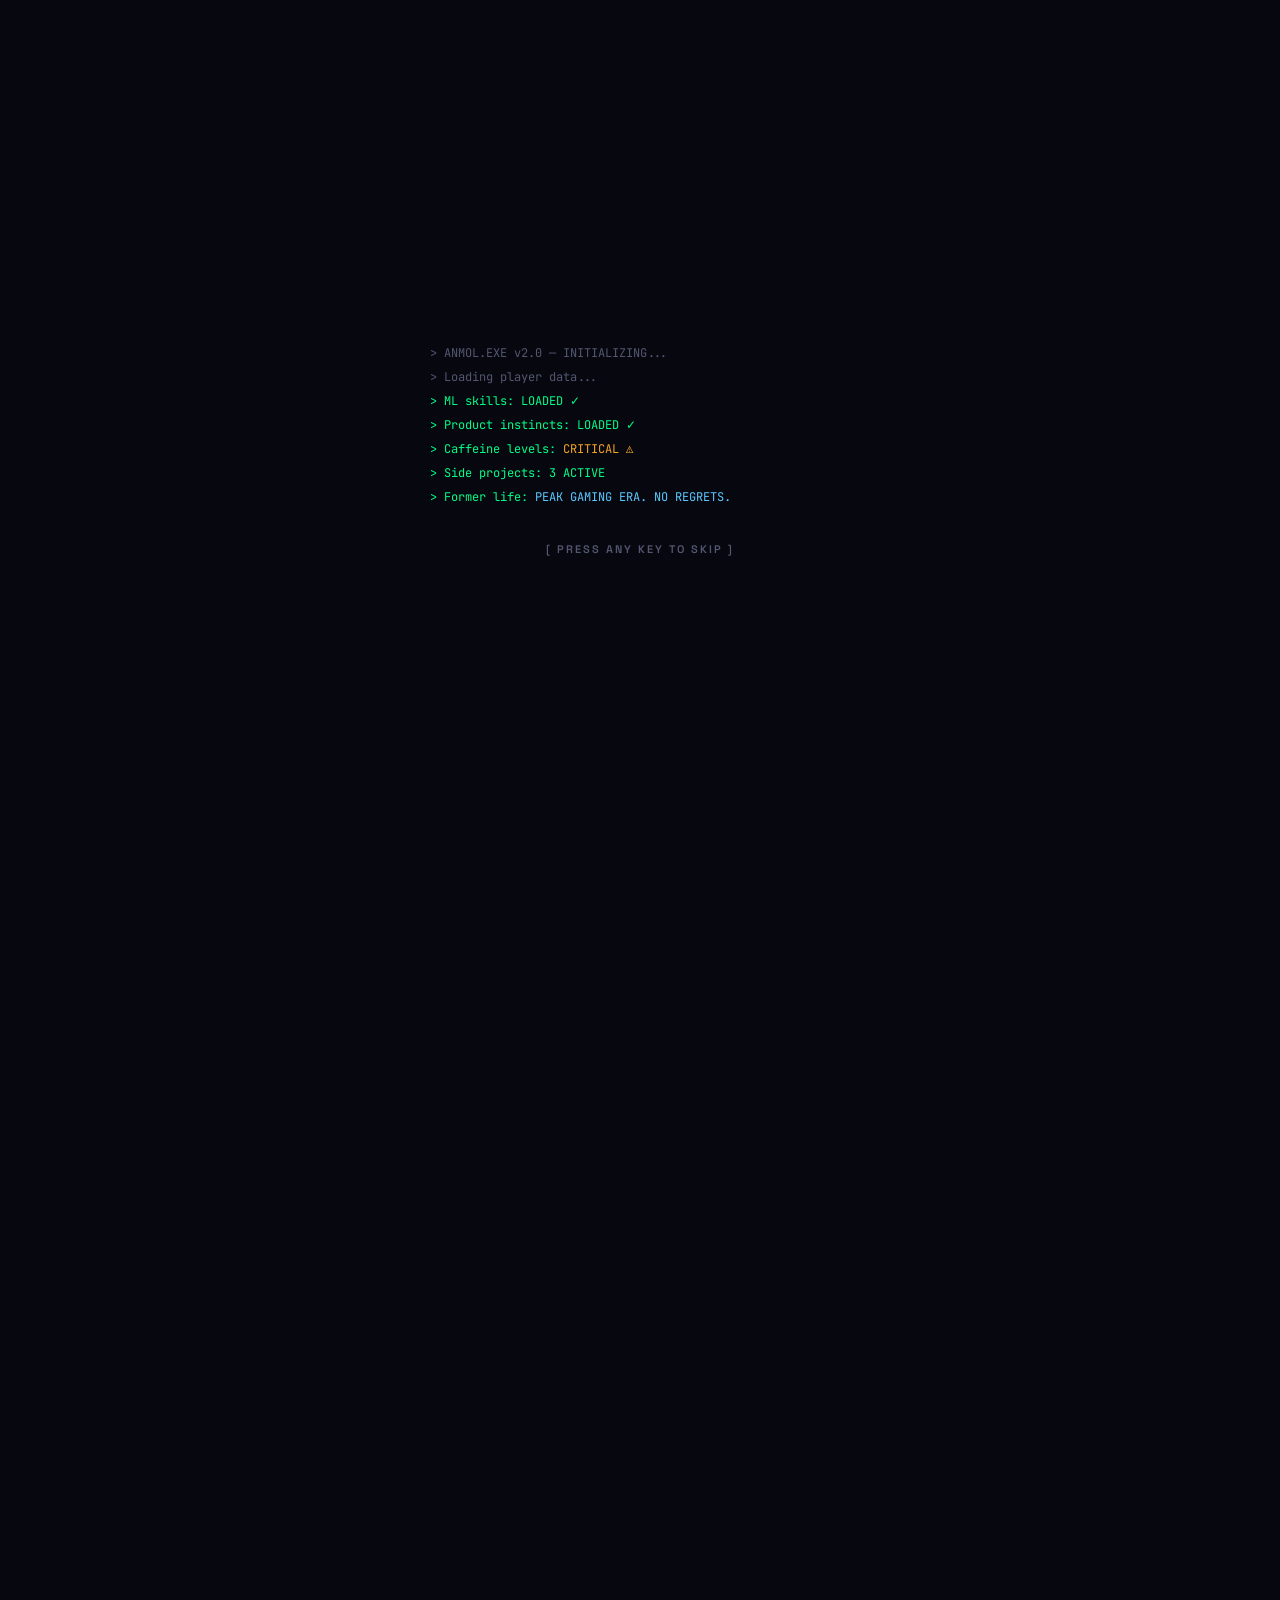
<file: files/index.html>
<!DOCTYPE html>
<html lang="en">
<head>
<meta charset="UTF-8">
<meta name="viewport" content="width=device-width, initial-scale=1.0">
<title>ANMOL.EXE — AI Tech PM</title>
<link rel="preconnect" href="https://fonts.googleapis.com">
<link href="https://fonts.googleapis.com/css2?family=Space+Grotesk:wght@400;500;600;700&family=JetBrains+Mono:ital,wght@0,400;0,500;0,600;0,700;1,400&family=DM+Sans:wght@400;500;600&display=swap" rel="stylesheet">
<style>
:root {
  --bg: #07070f;
  --panel: #0d0d1c;
  --panel2: #111124;
  --border: #1c1c38;
  --border2: #252548;
  --green: #00ff88;
  --green-soft: #7cf5c2;
  --green-dim: rgba(0,255,136,0.12);
  --amber: #f5a623;
  --amber-dim: rgba(245,166,35,0.1);
  --purple: #b48aff;
  --purple-dim: rgba(180,138,255,0.1);
  --blue: #5bc8ff;
  --blue-dim: rgba(91,200,255,0.1);
  --red: #ff6b6b;
  --text: #dce0f0;
  --muted: #525870;
  --muted2: #6e738f;
  --pixel: 'Space Grotesk', sans-serif;
  --mono: 'JetBrains Mono', monospace;
  --sans: 'DM Sans', sans-serif;
}

*, *::before, *::after { margin: 0; padding: 0; box-sizing: border-box; }

html { scroll-behavior: smooth; }

body {
  background: var(--bg);
  color: var(--text);
  font-family: var(--sans);
  line-height: 1.6;
  overflow-x: hidden;
  cursor: none;
}

/* Custom cursor */
.cursor-dot { display: none; }
.cursor-ring { display: none; }
body {
  cursor: url("data:image/svg+xml,%3Csvg xmlns='http://www.w3.org/2000/svg' width='16' height='16' viewBox='0 0 16 16'%3E%3Cpolygon points='0,0 0,12 3,9 5,14 7,13 5,8 9,8' fill='%2300ff88' stroke='%23000' stroke-width='1'/%3E%3C/svg%3E") 0 0, auto;
}
a, button { cursor: url("data:image/svg+xml,%3Csvg xmlns='http://www.w3.org/2000/svg' width='20' height='20' viewBox='0 0 16 16'%3E%3Cpolygon points='0,0 0,12 3,9 5,14 7,13 5,8 9,8' fill='%2300ff88' stroke='%23000' stroke-width='1'/%3E%3C/svg%3E") 0 0, pointer; }

/* Scanlines */
body::before {
  content: '';
  position: fixed; inset: 0;
  background: repeating-linear-gradient(0deg, transparent, transparent 3px, rgba(0,0,0,0.04) 3px, rgba(0,0,0,0.04) 4px);
  pointer-events: none;
  z-index: 998;
}

/* Grid bg */
.grid-bg {
  position: fixed; inset: 0;
  background-image: radial-gradient(circle, #1c1c38 1px, transparent 1px);
  background-size: 40px 40px;
  pointer-events: none;
  z-index: -1;
  opacity: 0.45;
}

/* XP scroll bar */
#xp-bar {
  position: fixed; top: 0; left: 0;
  height: 2px;
  background: var(--green);
  z-index: 1000;
  width: 0;
  box-shadow: 0 0 8px var(--green);
  transition: width 0.1s;
}

/* Boot screen */
#boot {
  position: fixed; inset: 0;
  background: var(--bg);
  z-index: 9000;
  display: flex;
  align-items: center;
  justify-content: center;
  flex-direction: column;
  gap: 0;
  transition: opacity 0.6s, visibility 0.6s;
}
#boot.hidden { opacity: 0; visibility: hidden; }
#boot-lines {
  font-family: var(--mono);
  font-size: clamp(9px, 1.5vw, 12px);
  color: var(--green);
  line-height: 2;
  min-width: 420px;
  max-width: 90vw;
}
#boot-lines .dim { color: var(--muted); }
#boot-lines .hi { color: #fff; }
#boot-skip {
  margin-top: 32px;
  font-family: var(--pixel);
  font-size: 11px;
  font-weight: 600;
  color: var(--muted);
  letter-spacing: 2px;
  animation: blink 1s step-end infinite;
  cursor: none;
}

/* Nav */
nav {
  position: fixed; top: 0; left: 0; right: 0;
  z-index: 500;
  background: rgba(7,7,15,0.85);
  backdrop-filter: blur(12px);
  border-bottom: 1px solid var(--border);
  padding: 14px 32px;
  display: flex;
  justify-content: space-between;
  align-items: center;
}
.nav-logo {
  font-family: var(--pixel);
  font-size: 14px;
  font-weight: 700;
  color: var(--green);
  letter-spacing: 1px;
  text-shadow: 0 0 12px rgba(0,255,136,0.5);
}
.nav-links { display: flex; gap: 28px; list-style: none; }
.nav-links a {
  font-family: var(--mono);
  font-size: 11px;
  font-weight: 500;
  color: var(--muted2);
  text-decoration: none;
  text-transform: uppercase;
  letter-spacing: 2px;
  transition: color 0.2s;
  padding: 4px 0;
  border-bottom: 1px solid transparent;
}
.nav-links a:hover { color: var(--green); border-color: var(--green); }

/* Sections */
.wrap {
  max-width: 1140px;
  margin: 0 auto;
  padding: 0 28px;
}

.section-head {
  display: flex;
  align-items: center;
  gap: 16px;
  margin-bottom: 48px;
}
.section-head h2 {
  font-family: var(--pixel);
  font-size: 16px;
  font-weight: 700;
  color: var(--green-soft);
  letter-spacing: 3px;
  white-space: nowrap;
  line-height: 1.4;
}
.section-head::after {
  content: '';
  flex: 1;
  height: 1px;
  background: var(--border);
}

section { padding: 100px 0; }

/* ── HERO ── */
#hero {
  min-height: 100vh;
  display: flex;
  align-items: center;
  padding-top: 80px;
}
.hero-inner {
  display: grid;
  grid-template-columns: 1fr 300px;
  gap: 56px;
  align-items: center;
  width: 100%;
}

.hero-eyebrow {
  font-family: var(--mono);
  font-weight: 700;
  font-size: 11px;
  color: var(--green-soft);
  letter-spacing: 4px;
  text-transform: uppercase;
  margin-bottom: 20px;
  display: flex;
  align-items: center;
  gap: 8px;
}
.hero-eyebrow::before {
  content: '▶';
  animation: blink 1.2s step-end infinite;
}

.hero-name {
  font-family: var(--mono);
  font-weight: 700;
  font-size: clamp(28px, 5vw, 48px);
  line-height: 1.15;
  letter-spacing: -0.5px;
  color: #fff;
  margin-bottom: 24px;
  text-shadow: 0 0 40px rgba(0,255,136,0.15);
}
.hero-name span { color: var(--green); }

.hero-tagline {
  font-family: var(--mono);
  font-size: 13px;
  color: var(--muted2);
  line-height: 1.9;
  max-width: 520px;
  margin-bottom: 40px;
}
.hero-tagline strong { color: var(--text); font-weight: 700; }

/* Quick stats */
.quick-stats {
  display: flex;
  gap: 2px;
  margin-bottom: 40px;
}
.qs {
  flex: 1;
  background: var(--panel);
  border: 1px solid var(--border);
  padding: 14px 10px;
  text-align: center;
  position: relative;
  overflow: hidden;
  transition: border-color 0.2s, background 0.2s;
}
.qs:hover { border-color: var(--green); background: var(--green-dim); }
.qs-val {
  font-family: var(--mono);
  font-weight: 700;
  font-size: 22px;
  color: var(--green-soft);
  display: block;
  margin-bottom: 8px;
  letter-spacing: 0.5px;
}
.qs-label {
  font-family: var(--mono);
  font-size: 8px;
  color: var(--muted);
  text-transform: uppercase;
  letter-spacing: 1px;
}

/* CTAs */
.hero-ctas { display: flex; gap: 12px; flex-wrap: wrap; }
.btn {
  font-family: var(--mono);
  font-weight: 700;
  font-size: 12px;
  padding: 14px 22px;
  letter-spacing: 1.5px;
  text-transform: uppercase;
  text-decoration: none;
  display: inline-flex;
  align-items: center;
  gap: 8px;
  border: none;
  cursor: none;
  transition: transform 0.15s, box-shadow 0.15s;
}
.btn-primary {
  background: var(--green);
  color: #07070f;
}
.btn-primary:hover {
  transform: translate(-3px,-3px);
  box-shadow: 3px 3px 0 rgba(0,255,136,0.4);
}
.btn-ghost {
  background: transparent;
  color: var(--green);
  border: 1px solid var(--green);
}
.btn-ghost:hover {
  transform: translate(-3px,-3px);
  box-shadow: 3px 3px 0 rgba(0,255,136,0.2);
  background: var(--green-dim);
}

/* ── CHARACTER CARD ── */
.char-card {
  background: var(--panel);
  border: 1px solid var(--border2);
  overflow: hidden;
  position: relative;
}
.char-card::before {
  content: '';
  position: absolute;
  inset: 0;
  background: radial-gradient(ellipse at top, rgba(0,255,136,0.04) 0%, transparent 70%);
  pointer-events: none;
}
.char-header {
  background: var(--green);
  padding: 10px 16px;
  display: flex;
  justify-content: space-between;
  align-items: center;
}
.char-class {
  font-family: var(--pixel);
  font-size: 11px;
  font-weight: 700;
  color: #07070f;
  letter-spacing: 1px;
}
.char-lvl {
  font-family: var(--pixel);
  font-size: 11px;
  font-weight: 600;
  color: #07070f;
}

.char-portrait {
  width: 110px; height: 110px;
  margin: 16px auto 4px;
  display: flex;
  align-items: center;
  justify-content: center;
  font-size: 40px;
  border: 2px solid var(--green);
  background: var(--panel2);
  position: relative;
  box-shadow: 0 0 20px rgba(0,255,136,0.15);
}
.char-portrait::after {
  content: 'ANMOL K.';
  position: absolute;
  bottom: -20px;
  left: 50%; transform: translateX(-50%);
  font-family: var(--pixel);
  font-size: 10px;
  font-weight: 600;
  color: var(--text);
  white-space: nowrap;
}

.char-stats { padding: 36px 18px 16px; }
.stat-row { margin-bottom: 14px; }
.stat-meta {
  display: flex;
  justify-content: space-between;
  margin-bottom: 5px;
}
.stat-name {
  font-family: var(--pixel);
  font-size: 10px;
  font-weight: 600;
  color: var(--muted2);
  letter-spacing: 1px;
}
.stat-num {
  font-family: var(--pixel);
  font-size: 10px;
  font-weight: 600;
}
.stat-bar {
  height: 5px;
  background: var(--border);
  border-radius: 0;
  overflow: hidden;
}
.stat-fill {
  height: 100%;
  width: 0;
  transition: width 1.4s cubic-bezier(0.16, 1, 0.3, 1);
}
.f-green { background: var(--green); box-shadow: 0 0 6px rgba(0,255,136,0.6); }
.f-blue { background: var(--blue); }
.f-amber { background: var(--amber); }
.f-purple { background: var(--purple); }

.char-tags {
  display: flex;
  flex-wrap: wrap;
  gap: 6px;
  padding: 0 18px 18px;
}
.ctag {
  font-family: var(--pixel);
  font-size: 9px;
  font-weight: 600;
  padding: 4px 8px;
  border: 1px solid;
  letter-spacing: 1px;
  border-radius: 0;
}
.ctag-g { border-color: var(--green); color: var(--green); }
.ctag-a { border-color: var(--amber); color: var(--amber); }
.ctag-p { border-color: var(--purple); color: var(--purple); }
.ctag-b { border-color: var(--blue); color: var(--blue); }

/* ── PROJECTS ── */
.projects-grid {
  display: grid;
  grid-template-columns: repeat(3, 1fr);
  gap: 12px;
}
.proj-card {
  background: var(--panel);
  border: 1px solid var(--border);
  text-decoration: none;
  color: inherit;
  display: flex;
  flex-direction: column;
  transition: transform 0.15s, box-shadow 0.15s, border-color 0.15s;
  position: relative;
  overflow: hidden;
}
.proj-card::before {
  content: '';
  position: absolute;
  inset: 0;
  opacity: 0;
  transition: opacity 0.2s;
}
.proj-card.legendary::before { background: radial-gradient(ellipse at top left, rgba(0,255,136,0.06) 0%, transparent 60%); }
.proj-card.epic::before { background: radial-gradient(ellipse at top left, rgba(180,138,255,0.06) 0%, transparent 60%); }
.proj-card.rare::before { background: radial-gradient(ellipse at top left, rgba(245,166,35,0.06) 0%, transparent 60%); }
.proj-card:hover::before { opacity: 1; }

.proj-card.legendary:hover { border-color: var(--green); transform: translate(-3px,-3px); box-shadow: 3px 3px 0 var(--green); }
.proj-card.epic:hover { border-color: var(--purple); transform: translate(-3px,-3px); box-shadow: 3px 3px 0 var(--purple); }
.proj-card.rare:hover { border-color: var(--amber); transform: translate(-3px,-3px); box-shadow: 3px 3px 0 var(--amber); }

/* Hide desc and tags by default, reveal on hover */
.proj-desc, .proj-tags { 
  opacity: 0;
  max-height: 0;
  overflow: hidden;
  transform: translateY(-6px);
  transition: opacity 0.3s ease, max-height 0.4s ease, transform 0.3s ease, margin 0.3s ease;
  margin-bottom: 0;
}
.proj-card:hover .proj-desc,
.proj-card[onclick]:hover .proj-desc { 
  opacity: 1;
  max-height: 200px;
  transform: translateY(0);
  margin-bottom: 16px;
}
.proj-card:hover .proj-tags,
.proj-card[onclick]:hover .proj-tags { 
  opacity: 1;
  max-height: 80px;
  transform: translateY(0);
}
/* Hint text shown before hover */
.proj-hint {
  font-family: var(--mono);
  font-size: 9px;
  color: var(--muted);
  font-style: italic;
  margin-bottom: 12px;
  transition: opacity 0.2s;
}
.proj-card:hover .proj-hint,
.proj-card[onclick]:hover .proj-hint { opacity: 0; max-height: 0; overflow: hidden; margin: 0; }

.proj-top {
  padding: 18px 18px 0;
  display: flex;
  justify-content: space-between;
  align-items: flex-start;
  margin-bottom: 12px;
}
.proj-icon { font-size: 32px; }
.proj-rarity {
  font-family: var(--pixel);
  font-size: 9px;
  font-weight: 600;
  padding: 4px 9px;
  border: 1px solid;
  letter-spacing: 2px;
}
.r-legendary { color: var(--green); border-color: var(--green); }
.r-epic { color: var(--purple); border-color: var(--purple); }
.r-rare { color: var(--amber); border-color: var(--amber); }

.proj-body { padding: 0 18px 18px; flex: 1; display: flex; flex-direction: column; }
.proj-name {
  font-family: var(--mono);
  font-weight: 700;
  font-size: 17px;
  color: var(--text);
  margin-bottom: 10px;
  letter-spacing: 1px;
  line-height: 1.3;
  text-transform: uppercase;
}
.proj-desc {
  font-family: var(--mono);
  font-size: 11px;
  color: var(--muted2);
  line-height: 1.7;
  flex: 1;
  margin-bottom: 16px;
}
.proj-tags {
  display: flex;
  flex-wrap: wrap;
  gap: 5px;
  margin-top: auto;
}
.ptag {
  font-family: var(--mono);
  font-size: 9px;
  color: var(--muted);
  padding: 2px 8px;
  border: 1px solid var(--border2);
  background: var(--panel2);
}

/* ── QUEST LOG ── */
.quest-log {
  border: 1px solid var(--border);
  overflow: hidden;
}
.quest-item {
  display: grid;
  grid-template-columns: 100px 1fr auto;
  gap: 28px;
  align-items: start;
  padding: 24px 28px;
  border-bottom: 1px solid var(--border);
  transition: background 0.2s;
}
.quest-item:last-child { border-bottom: none; }
.quest-item:hover { background: rgba(28,28,56,0.5); }

.quest-period {
  font-family: var(--mono);
  font-weight: 700;
  font-size: 11px;
  color: var(--muted);
  line-height: 1.8;
  letter-spacing: 1px;
  padding-top: 4px;
}
.quest-role {
  font-family: var(--mono);
  font-size: 14px;
  font-weight: 700;
  color: var(--text);
  margin-bottom: 4px;
}
.quest-org {
  font-family: var(--mono);
  font-weight: 700;
  font-size: 13px;
  color: var(--text);
  letter-spacing: 0;
  margin-bottom: 12px;
  opacity: 0.92;
}
.quest-desc {
  font-family: var(--mono);
  font-size: 11px;
  color: var(--muted2);
  line-height: 1.8;
}
.quest-desc li {
  margin-left: 16px;
  margin-bottom: 4px;
}
.q-status {
  font-family: var(--pixel);
  font-size: 10px;
  font-weight: 600;
  padding: 5px 10px;
  border: 1px solid;
  letter-spacing: 1px;
  white-space: nowrap;
  margin-top: 4px;
}
.q-active { color: var(--green); border-color: var(--green); animation: pulse-border 2s ease-in-out infinite; }
.q-done { color: var(--muted); border-color: var(--border2); }

@keyframes pulse-border {
  0%, 100% { box-shadow: 0 0 0 0 rgba(0,255,136,0); }
  50% { box-shadow: 0 0 0 3px rgba(0,255,136,0.15); }
}

/* ── SKILLS ── */
.skills-grid {
  display: grid;
  grid-template-columns: repeat(auto-fill, minmax(110px, 1fr));
  gap: 8px;
}
.skill-tile {
  background: var(--panel);
  border: 1px solid var(--border);
  padding: 18px 10px 14px;
  text-align: center;
  transition: all 0.2s;
  position: relative;
  overflow: hidden;
}
.skill-tile:hover {
  border-color: var(--amber);
  background: var(--amber-dim);
  transform: translate(-2px,-2px);
  box-shadow: 2px 2px 0 var(--amber);
}
.skill-tile::after {
  content: attr(data-level);
  position: absolute;
  top: 6px; right: 8px;
  font-family: var(--pixel);
  font-size: 9px;
  font-weight: 600;
  color: var(--muted);
}
.s-icon { font-size: 22px; margin-bottom: 8px; display: block; }
.s-name {
  font-family: var(--mono);
  font-size: 9px;
  color: var(--muted2);
  display: block;
  line-height: 1.4;
}

/* ── CODEX / ARTICLES ── */
.codex-list {
  display: flex;
  flex-direction: column;
  gap: 1px;
  background: var(--border);
  border: 1px solid var(--border);
}
.codex-item {
  background: var(--panel);
  padding: 22px 28px;
  display: flex;
  justify-content: space-between;
  align-items: center;
  gap: 24px;
  text-decoration: none;
  color: inherit;
  transition: background 0.15s;
}
.codex-item:hover { background: var(--panel2); }
.codex-item:hover .codex-arrow { color: var(--green); transform: translateX(5px); }
.codex-cat {
  font-family: var(--pixel);
  font-size: 10px;
  font-weight: 600;
  padding: 4px 10px;
  border: 1px solid var(--green);
  color: var(--green);
  margin-bottom: 8px;
  display: inline-block;
}
.codex-title {
  font-family: var(--mono);
  font-size: 13px;
  font-weight: 700;
  color: var(--text);
  margin-bottom: 4px;
}
.codex-date {
  font-family: var(--mono);
  font-size: 10px;
  color: var(--muted);
}
.codex-arrow {
  color: var(--muted);
  font-size: 18px;
  flex-shrink: 0;
  transition: all 0.2s;
}

/* ── ACHIEVEMENT TOAST ── */
#toast {
  position: fixed;
  bottom: 32px; right: 32px;
  background: var(--panel);
  border: 1px solid var(--amber);
  padding: 16px 20px;
  z-index: 800;
  transform: translateX(120%);
  transition: transform 0.4s cubic-bezier(0.16,1,0.3,1);
  max-width: 280px;
  box-shadow: 3px 3px 0 var(--amber);
}
#toast.show { transform: translateX(0); }
.toast-head {
  font-family: var(--pixel);
  font-size: 10px;
  font-weight: 700;
  color: var(--amber);
  letter-spacing: 2px;
  margin-bottom: 6px;
}
.toast-msg {
  font-family: var(--mono);
  font-size: 11px;
  color: var(--text);
}

/* ── FOOTER ── */
footer {
  border-top: 1px solid var(--border);
  padding: 80px 0;
  text-align: center;
}
.footer-title {
  font-family: var(--mono);
  font-weight: 700;
  font-size: 20px;
  color: var(--green-soft);
  letter-spacing: 2px;
  margin-bottom: 12px;
  text-transform: uppercase;
  text-shadow: 0 0 20px rgba(0,255,136,0.3);
}
.footer-sub {
  font-family: var(--mono);
  font-size: 12px;
  color: var(--muted2);
  margin-bottom: 32px;
  line-height: 1.8;
}
.contact-btns {
  display: flex;
  justify-content: center;
  gap: 12px;
  flex-wrap: wrap;
  margin-bottom: 56px;
}
.footer-sig {
  font-family: var(--mono);
  font-size: 9px;
  color: var(--muted);
  letter-spacing: 1px;
}
.footer-sig span { color: var(--green); }

/* ── ANIMATIONS ── */
@keyframes blink {
  0%, 100% { opacity: 1; }
  50% { opacity: 0; }
}
@keyframes fadeUp {
  from { opacity: 0; transform: translateY(24px); }
  to { opacity: 1; transform: translateY(0); }
}
@keyframes scanDown {
  from { transform: translateY(-100%); }
  to { transform: translateY(100%); }
}
.cursor-blink { animation: blink 1s step-end infinite; color: var(--green); }

.reveal {
  opacity: 0;
  transform: translateY(20px);
  transition: opacity 0.7s ease, transform 0.7s ease;
}
.reveal.visible {
  opacity: 1;
  transform: translateY(0);
}

/* ── RESPONSIVE ── */
@media (max-width: 900px) {
  .hero-inner { grid-template-columns: 1fr; }
  .char-card { display: none; }
  .projects-grid { grid-template-columns: 1fr; }
  .quest-item { grid-template-columns: 1fr; gap: 8px; }
  .quest-period { display: none; }
}
@media (max-width: 600px) {
  nav { padding: 12px 16px; }
  .nav-links { gap: 16px; }
  .nav-links li:nth-child(n+4) { display: none; }
  .wrap { padding: 0 16px; }
  .quick-stats { flex-wrap: wrap; }
  .qs { min-width: 80px; }
}
</style>
</head>
<body>

<div class="grid-bg"></div>
<div id="xp-bar"></div>

<!-- ACHIEVEMENT TOAST -->
<div id="toast">
  <div class="toast-head">🏆 ACHIEVEMENT UNLOCKED</div>
  <div class="toast-msg" id="toast-msg">Found the hidden easter egg!</div>
</div>

<!-- ── BOOT SCREEN ── -->
<div id="boot" style="display:none;">
  <div id="boot-lines">
    <div class="dim">&gt; ANMOL.EXE v2.0 — INITIALIZING...</div>
  </div>
  <div id="boot-skip">[ PRESS ANY KEY TO SKIP ]</div>
</div>

<!-- ── NAV ── -->
<div id="main-content" style="opacity:0;visibility:hidden;"><nav>
  <div class="nav-logo">AK<span style="color:var(--muted)">.</span>EXE</div>
  <ul class="nav-links">
    <li><a href="#builds">Builds</a></li>
    <li><a href="#quests">Quests</a></li>
    <li><a href="#education">Education</a></li>
    <li><a href="#skills">Skills</a></li>
    <li><a href="#codex">Intel</a></li>
    <li><a href="#contact">Contact</a></li>
  </ul>
</nav>

<!-- ── HERO ── -->
<section id="hero">
  <div class="wrap">
    <div class="hero-inner">
      <div class="hero-left">
        <div class="hero-eyebrow">Player Profile Loaded</div>
        <h1 class="hero-name">ANMOL<br>KHANDEPARKAR<span class="cursor-blink">_</span></h1>
        <p class="hero-tagline">
          Part <strong>Product Manager</strong>, part <strong>engineer</strong>, full-time <strong>tinkerer</strong>.<br><br>
          Has strong opinions on building great products, e-sports metas, Real Madrid's recent transfers, and why any spice other than cardamom makes chai a soup.<br><br>
          Track record: <strong>mixed</strong>. Conviction: <strong>unwavering</strong>.<br><br>
          Currently at <strong>Goldman Sachs</strong> — but always building something on the side.
        </p>

        <div class="quick-stats">
          <div class="qs">
            <span class="qs-val">8+</span>
            <span class="qs-label">Yrs XP</span>
          </div>
          <div class="qs">
            <span class="qs-val">12</span>
            <span class="qs-label">Countries my VR game hit</span>
          </div>
          <div class="qs">
            <span class="qs-val">∞</span>
            <span class="qs-label">Chai consumed</span>
          </div>
          <div class="qs">
            <span class="qs-val">2x</span>
            <span class="qs-label">Hackathon 1st</span>
          </div>
        </div>

        <div class="hero-ctas">
          <a href="mailto:khandeparkaranmol@gmail.com" class="btn btn-primary">▶ Hire Me</a>
          <a href="#builds" class="btn btn-ghost">[ See Builds ]</a>
          <a href="https://www.linkedin.com/in/anmol-khandeparkar/" target="_blank" class="btn btn-ghost">[ LinkedIn ]</a>
        </div>
      </div>

      <!-- Character Card -->
      <div class="char-card">
        <div class="char-header">
          <span class="char-class">AI TECH PM</span>
          <span class="char-lvl">LVL 31</span>
        </div>
        <div class="char-portrait" style="padding:0;overflow:hidden;border-radius:50%;width:110px;height:110px;margin:16px auto 0;">
          <img src="[data-uri]" style="width:100%;height:100%;object-fit:cover;display:block;" alt="Anmol Khandeparkar">
        </div>
        <div class="char-stats">
          <div style="font-family:var(--mono);font-size:8px;color:var(--text);text-align:center;padding:2px 14px 8px;border-bottom:1px solid var(--border);margin-bottom:10px;line-height:1.7;white-space:nowrap;">"Yes, the site is also a side project."<br><span style="font-family:var(--mono);font-size:8px;color:var(--green);">— Anmol</span></div>
          <div style="display:flex;flex-direction:column;gap:14px;margin-bottom:8px;padding-bottom:8px;border-bottom:1px solid var(--border);">
            <div style="font-family:var(--pixel);font-weight:600;font-size:11px;color:var(--green);letter-spacing:2px;margin-bottom:4px;">◆ CHARACTER STRENGTHS</div>
            <div style="display:flex;align-items:flex-start;gap:10px;">
              <span style="font-size:12px;flex-shrink:0;margin-top:2px;">⚡</span>
              <div>
                <div style="font-family:var(--mono);font-weight:700;font-size:11px;color:var(--text);letter-spacing:1.5px;margin-bottom:3px;text-transform:uppercase;">PRODUCT INTUITION</div>
                <div style="font-family:var(--mono);font-size:10px;color:var(--muted2);font-style:italic;">"told you so. professionally."</div>
              </div>
            </div>
            <div style="display:flex;align-items:flex-start;gap:10px;">
              <span style="font-size:12px;flex-shrink:0;margin-top:2px;">💻</span>
              <div>
                <div style="font-family:var(--mono);font-weight:700;font-size:11px;color:var(--text);letter-spacing:1.5px;margin-bottom:3px;text-transform:uppercase;">TECHNICAL DEPTH</div>
                <div style="font-family:var(--mono);font-size:10px;color:var(--muted2);font-style:italic;">"Speaks Python and Human."</div>
              </div>
            </div>
            <div style="display:flex;align-items:flex-start;gap:10px;">
              <span style="font-size:12px;flex-shrink:0;margin-top:2px;">🌙</span>
              <div>
                <div style="font-family:var(--mono);font-weight:700;font-size:11px;color:var(--text);letter-spacing:1.5px;margin-bottom:3px;text-transform:uppercase;">RELENTLESS BUILDER</div>
                <div style="font-family:var(--mono);font-size:10px;color:var(--muted2);font-style:italic;">"weekends are just unpaid sprints."</div>
              </div>
            </div>
            <div style="display:flex;align-items:flex-start;gap:10px;">
              <span style="font-size:12px;flex-shrink:0;margin-top:2px;">🚀</span>
              <div>
                <div style="font-family:var(--mono);font-weight:700;font-size:11px;color:var(--text);letter-spacing:1.5px;margin-bottom:3px;text-transform:uppercase;">SHIPPING SPEED</div>
                <div style="font-family:var(--mono);font-size:10px;color:var(--muted2);font-style:italic;">"what's a backlog?"</div>
              </div>
            </div>
          </div>
        </div>
        <div class="char-tags">
          <span class="ctag ctag-g">MULTI-AGENT</span>
          <span class="ctag ctag-a">FINTECH OG</span>
          <span class="ctag ctag-p">RAG BUILDER</span>
          <span class="ctag ctag-b">GS PM</span>
          <span class="ctag ctag-g">VR VETERAN</span>
          <span class="ctag ctag-a">2x HACK 1ST</span>
          <span class="ctag ctag-b">DATA SCIENCE</span>
          <span class="ctag ctag-p">CS GRAD</span>
        </div>
      </div>
    </div>
  </div>
</section>

<!-- ── ACTIVE BUILDS ── -->
<section id="builds">
  <div class="wrap">
    <div class="section-head reveal"><h2>◆ Active Builds</h2></div>
    <div class="projects-grid reveal" style="grid-template-columns: repeat(2,1fr);">

      <!-- #1 THE MOLE — LEGENDARY -->
      <a class="proj-card legendary" href="the-mole.html" target="_blank">
        <div class="proj-top">
          <div class="proj-icon">🕵️</div>
          <div style="display:flex;flex-direction:column;align-items:flex-end;gap:6px;">
            <span class="proj-rarity r-legendary">LEGENDARY</span>
            <span style="font-family:var(--pixel);font-weight:600;font-size:9px;color:var(--green);border:1px solid var(--green);padding:3px 7px;letter-spacing:1px;">✓ SHIPPED</span>
          </div>
        </div>
        <div class="proj-body">
          <div class="proj-name">THE MOLE</div>
          <div class="proj-hint">[ hover to inspect ]</div>
          <p class="proj-desc">Mystery game where you're the detective, 4 AI agents are your teammates — and one of them is secretly lying to your face. Built with SwiftUI + Claude API. Someone in the chat is lying.</p>
          <div class="proj-tags">
            <span class="ptag">SwiftUI</span>
            <span class="ptag">Claude API</span>
            <span class="ptag">Multi-Agent</span>
            <span class="ptag">iOS</span>
            <span class="ptag">Game Design</span>
          </div>
        </div>
      </a>

      <!-- #2 AI PE FUND MATCHER — EPIC -->
      <div class="proj-card epic" onclick="window.open('ai-fund-matcher.html')" style="cursor:pointer;">
        <div class="proj-top">
          <div class="proj-icon">💰</div>
          <div style="display:flex;flex-direction:column;align-items:flex-end;gap:6px;">
            <span class="proj-rarity r-epic">EPIC</span>
            <span style="font-family:var(--pixel);font-weight:600;font-size:9px;color:var(--green);border:1px solid var(--green);padding:3px 7px;letter-spacing:1px;">✓ SHIPPED</span>
          </div>
        </div>
        <div class="proj-body">
          <div class="proj-name">AI PE FUND MATCHER</div>
          <div class="proj-hint">[ hover to inspect ]</div>
          <p class="proj-desc">End-to-end deal sourcing platform. 5-stage pipeline: web scraping → Claude API → hybrid matching algorithm. Cuts PE fund research from 4 hours to 18 seconds. 95% accuracy at $0.33 vs $400 cost.</p>
          <div class="proj-tags">
            <span class="ptag">Python</span>
            <span class="ptag">Jina AI</span>
            <span class="ptag">Claude API</span>
            <span class="ptag">FinTech</span>
            <a href="https://bitbucket.org/tinkerer2493/ai_pe_fund_matcher/src/main/" target="_blank" onclick="event.stopPropagation();" class="ptag" style="color:var(--purple);border-color:var(--purple);text-decoration:none;">Bitbucket ↗</a>
          </div>
        </div>
      </div>

      <!-- #3 OPPORTUNUS — IN PROGRESS -->
      <a class="proj-card rare" href="#" target="_blank">
        <div class="proj-top">
          <div class="proj-icon">📉</div>
          <div style="display:flex;flex-direction:column;align-items:flex-end;gap:6px;">
            <span class="proj-rarity r-rare">RARE</span>
            <span style="font-family:var(--pixel);font-weight:600;font-size:9px;color:var(--amber);border:1px solid var(--amber);padding:3px 7px;letter-spacing:1px;animation:pulse-border 2s ease-in-out infinite;">⚙ IN PROGRESS</span>
          </div>
        </div>
        <div class="proj-body">
          <div class="proj-name">OPPORTUNUS</div>
          <div class="proj-hint">[ hover to inspect ]</div>
          <p class="proj-desc">Multi-agent Amazon price drop predictor. 4 specialized AI agents coordinated by a dynamic orchestrator — parallel execution, conditional re-routing, walk-forward cross-validation. Alerts you <em>before</em> the sale drops.</p>
          <div class="proj-tags">
            <span class="ptag">Next.js</span>
            <span class="ptag">Claude API</span>
            <span class="ptag">TypeScript</span>
            <span class="ptag">Supabase</span>
            <span class="ptag">Multi-Agent</span>
          </div>
        </div>
      </a>

      <!-- #4 MEMOPALACE — UPCOMING -->
      <div class="proj-card" style="border-color:var(--muted);opacity:0.7;cursor:default;">
        <div class="proj-top">
          <div class="proj-icon" style="filter:grayscale(0.5);">🏛️</div>
          <div style="display:flex;flex-direction:column;align-items:flex-end;gap:6px;">
            <span style="font-family:var(--pixel);font-weight:600;font-size:9px;color:var(--muted);border:1px solid var(--muted);padding:3px 7px;letter-spacing:1px;">COMMON</span>
            <span style="font-family:var(--pixel);font-weight:600;font-size:9px;color:var(--muted2);border:1px solid var(--muted);padding:3px 7px;letter-spacing:1px;">⏳ UPCOMING</span>
          </div>
        </div>
        <div class="proj-body">
          <div class="proj-name" style="color:var(--muted2);">MEMOPALACE</div>
          <div class="proj-hint">[ hover to inspect ]</div>
          <p class="proj-desc">3D spatial memory palace powered by the Claude API. Drop concepts into a navigable 3D world — your brain remembers what your notes forget. Built with A-Frame + spatial AI.</p>
          <div class="proj-tags">
            <span class="ptag">A-Frame</span>
            <span class="ptag">Claude API</span>
            <span class="ptag">WebXR</span>
            <span class="ptag">Spatial AI</span>
          </div>
        </div>
      </div>

    </div>
  </div>
</section>

<!-- ── QUEST LOG ── -->
<section id="quests">
  <div class="wrap">
    <div class="section-head reveal"><h2>◆ Quest Log</h2></div>
    <div class="quest-log reveal">

      <div class="quest-item">
        <div class="quest-period">2022<br>PRESENT</div>
        <div>
          <div class="quest-role">Product Manager</div>
          <div class="quest-org">Goldman Sachs · $120B investment bank</div>
          <ul class="quest-desc">
            <li><strong>AI Embedded Lending:</strong> Built B2B fintech platform 0→1. $10M+ financial volume in 12 months. ML-powered underwriting with 40% higher approvals, 25% lower default risk.</li>
            <li><strong>Intelligent Payment Monitoring:</strong> ML-driven triage system — 50% reduction in time per payment, 70% drop in monitoring costs.</li>
            <li>15 engineers, 4 data scientists, 30+ sprints. Wrote the specs. Survived the stand-ups.</li>
          </ul>
        </div>
        <div style="display:flex;flex-direction:column;align-items:flex-end;gap:8px;">
          <span class="q-status q-active">▶ ACTIVE</span>
        </div>
      </div>

      <div class="quest-item">
        <div class="quest-period">AUG<br>DEC 2021</div>
        <div>
          <div class="quest-role">Software PM Intern</div>
          <div class="quest-org">Formlabs · $2B 3D printing</div>
          <ul class="quest-desc">
            <li>Led launch of online shopping experience for Form 3L and Form 3BL printers.</li>
            <li>12 usability tests · 10+ stakeholders · 8 sprints · A/B test dashboard in SQL + BigQuery.</li>
          </ul>
        </div>
        <div style="display:flex;flex-direction:column;align-items:flex-end;gap:8px;">
          <span class="q-status q-done">✓ COMPLETE</span>
        </div>
      </div>

      <div class="quest-item">
        <div class="quest-period">JAN<br>MAY 2019</div>
        <div>
          <div class="quest-role">Graduate Research Assistant</div>
          <div class="quest-org">Simulations &amp; Game Applications Lab · UT Austin CS</div>
          <ul class="quest-desc">
            <li>Built UI and refactored codebase for <strong>Environ</strong> — an educational game casting players as global decision makers. Reduced game size by 37% with zero performance loss.</li>
            <li>Published Environ to the Mac App Store. Featured in the Austin Chronicle.</li>
          </ul>
        </div>
        <div style="display:flex;flex-direction:column;align-items:flex-end;gap:8px;">
          <span class="q-status q-done">✓ COMPLETE</span>
        </div>
      </div>

      <div class="quest-item">
        <div class="quest-period">JUN<br>AUG 2019</div>
        <div>
          <div class="quest-role">Software PM Intern</div>
          <div class="quest-org">Civitas Learning · $350M edtech AI</div>
          <ul class="quest-desc">
            <li>Saved $140K through business-case analysis on flagship product ($5M ARR).</li>
            <li>20+ user interviews, competitive analysis, risk + financial impact — presented directly to Head of Product.</li>
          </ul>
        </div>
        <div style="display:flex;flex-direction:column;align-items:flex-end;gap:8px;">
          <span class="q-status q-done">✓ COMPLETE</span>
        </div>
      </div>

      <div class="quest-item">
        <div class="quest-period">2016<br>2018</div>
        <div>
          <div class="quest-role">Software Engineer — VR Games</div>
          <div class="quest-org">PalindromeVR · Game dev startup</div>
          <ul class="quest-desc">
            <li>Built 2 VR games for Google Daydream end-to-end (Blender + Unity 3D). Downloaded in 12 countries. 4.1★ on Google Play.</li>
            <li>Origin story: this is where the love for building started.</li>
          </ul>
        </div>
        <div style="display:flex;flex-direction:column;align-items:flex-end;gap:8px;">
          <span class="q-status q-done">✓ COMPLETE</span>
        </div>
      </div>

      <div class="quest-item">
        <div class="quest-period">AUG<br>APR 2016</div>
        <div>
          <div class="quest-role">Associate Decision Scientist</div>
          <div class="quest-org">Mu Sigma · $1.5B management consulting</div>
          <ul class="quest-desc">
            <li>Devised a BAU framework for a Fortune 200 Retail Giant to analyze 200+ monthly online ad campaigns — $1.3M in profits.</li>
            <li>Statistical A/B analysis in Python, SKU performance tracking, monthly insights to Category Managers.</li>
          </ul>
        </div>
        <div style="display:flex;flex-direction:column;align-items:flex-end;gap:8px;">
          <span class="q-status q-done">✓ COMPLETE</span>
        </div>
      </div>

    </div>
  </div>
</section>

<!-- ── EDUCATION ── -->
<section id="education" style="padding-top:0;">
  <div class="wrap">
    <div class="section-head reveal"><h2>◆ Training Arc</h2></div>
    <div class="quest-log reveal">

      <div class="quest-item">
        <div class="quest-period">2019<br>2021</div>
        <div>
          <div class="quest-role">M.S. Computer and Information Science</div>
          <div class="quest-org">The University of Texas at Austin · Top 10 public university</div>
          <ul class="quest-desc">
            <li>Focus: Human Computer Interaction · GPA: <strong>3.94 / 4.0</strong> — Top 2% of graduating class.</li>
            <li>Graduate Research Assistant at the Simulations & Game Applications Lab, CS Department.</li>
          </ul>
        </div>
        <div style="display:flex;flex-direction:column;align-items:flex-end;gap:8px;">
          <span class="q-status q-done">✓ COMPLETE</span>
        </div>
      </div>

      <div class="quest-item">
        <div class="quest-period">2011<br>2015</div>
        <div>
          <div class="quest-role">B.Tech. Computer Science</div>
          <div class="quest-org">Narsee Monjee Institute · Mumbai, India</div>
          <ul class="quest-desc">
            <li>Bachelor of Technology in Computer Science. Where the engineering foundation was laid.</li>
          </ul>
        </div>
        <div style="display:flex;flex-direction:column;align-items:flex-end;gap:8px;">
          <span class="q-status q-done">✓ COMPLETE</span>
        </div>
      </div>

    </div>
  </div>
</section>

<!-- ── SKILL INVENTORY ── -->
<section id="skills">
  <div class="wrap">
    <div class="section-head reveal"><h2>◆ Skill Inventory</h2></div>
    <div class="skills-grid reveal">
      <div class="skill-tile" data-level="S">
        <span class="s-icon">🐍</span><span class="s-name">Python</span>
      </div>
      <div class="skill-tile" data-level="S">
        <span class="s-icon">🤖</span><span class="s-name">LLM APIs</span>
      </div>
      <div class="skill-tile" data-level="A">
        <span class="s-icon">🔗</span><span class="s-name">LangChain</span>
      </div>
      <div class="skill-tile" data-level="A">
        <span class="s-icon">📦</span><span class="s-name">RAG Pipelines</span>
      </div>
      <div class="skill-tile" data-level="A">
        <span class="s-icon">🗄️</span><span class="s-name">Vector DBs</span>
      </div>
      <div class="skill-tile" data-level="S">
        <span class="s-icon">🧮</span><span class="s-name">ML Modeling</span>
      </div>
      <div class="skill-tile" data-level="S">
        <span class="s-icon">📊</span><span class="s-name">Data Science</span>
      </div>
      <div class="skill-tile" data-level="S">
        <span class="s-icon">💾</span><span class="s-name">SQL</span>
      </div>
      <div class="skill-tile" data-level="A">
        <span class="s-icon">🌐</span><span class="s-name">A-Frame / 3D</span>
      </div>
      <div class="skill-tile" data-level="A">
        <span class="s-icon">⚡</span><span class="s-name">Agentic AI</span>
      </div>
      <div class="skill-tile" data-level="S">
        <span class="s-icon">🗺️</span><span class="s-name">Roadmapping</span>
      </div>
      <div class="skill-tile" data-level="S">
        <span class="s-icon">📝</span><span class="s-name">PRD Writing</span>
      </div>
    </div>
    <p style="font-family:var(--mono);font-size:10px;color:var(--muted);margin-top:16px;text-align:right;">
      S = LEGENDARY &nbsp;|&nbsp; A = EPIC &nbsp;|&nbsp; B = RARE
    </p>
  </div>
</section>

<!-- ── INTEL ── -->
<section id="codex">
  <div class="wrap">
    <div class="section-head reveal"><h2>◆ Intel</h2></div>
    <div class="reveal">

      <a href="enigma-of-the-valley.html" target="_blank" style="text-decoration:none;display:block;">
        <div style="background:var(--panel);border:1px solid var(--border2);overflow:hidden;transition:transform 0.15s,box-shadow 0.15s,border-color 0.15s;" onmouseover="this.style.transform='translate(-3px,-3px)';this.style.boxShadow='3px 3px 0 var(--green)';this.style.borderColor='var(--green)';" onmouseout="this.style.transform='';this.style.boxShadow='';this.style.borderColor='var(--border2)';">

          <!-- Top bar -->
          <div style="background:var(--panel2);border-bottom:1px solid var(--border);padding:10px 20px;display:flex;justify-content:space-between;align-items:center;">
            <div style="display:flex;align-items:center;gap:10px;">
              <span style="font-family:var(--pixel);font-weight:600;font-size:10px;color:var(--red);letter-spacing:2px;">◆ CLASSIFIED</span>
              <span style="font-family:var(--pixel);font-weight:600;font-size:9px;color:var(--muted);letter-spacing:1px;">FILE-001</span>
            </div>
            <span style="font-family:var(--pixel);font-weight:600;font-size:9px;color:var(--muted);letter-spacing:1px;">FEB 2023</span>
          </div>

          <!-- Body -->
          <div style="padding:24px 24px 20px;display:grid;grid-template-columns:1fr auto;gap:24px;align-items:center;">
            <div>
              <div style="font-family:var(--pixel);font-weight:600;font-size:10px;color:var(--green);letter-spacing:3px;margin-bottom:12px;">STARTUPS · STRATEGY</div>
              <div style="font-family:var(--mono);font-weight:700;font-size:18px;color:var(--text);line-height:1.4;margin-bottom:12px;letter-spacing:1px;text-transform:uppercase;">THE ENIGMA OF THE VALLEY</div>
              <div style="font-family:var(--mono);font-size:11px;color:var(--muted2);line-height:1.8;max-width:480px;">What actually makes a startup succeed — and why most answers to this question are useless. Market, people, product: the real hierarchy.</div>
            </div>
            <div style="text-align:center;flex-shrink:0;">
              <div style="font-family:var(--pixel);font-size:20px;color:var(--green);margin-bottom:8px;">→</div>
              <div style="font-family:var(--pixel);font-weight:600;font-size:9px;color:var(--muted);letter-spacing:1px;">ACCESS<br>FILE</div>
            </div>
          </div>

          <!-- Footer strip -->
          <div style="background:var(--panel2);border-top:1px solid var(--border);padding:8px 20px;display:flex;justify-content:space-between;">
            <span style="font-family:var(--mono);font-size:9px;color:var(--muted);">CLEARANCE LEVEL: PUBLIC</span>
            <span style="font-family:var(--mono);font-size:9px;color:var(--muted);">anmolkhandeparkar.com</span>
          </div>

        </div>
      </a>

      <div style="margin-top:12px;text-align:right;">
        <span style="font-family:var(--pixel);font-weight:600;font-size:10px;color:var(--muted);letter-spacing:2px;">MORE FILES INCOMING...</span>
      </div>

    </div>
  </div>
</section>

<!-- ── FOOTER / CONTACT ── -->
<footer id="contact">
  <div class="wrap">
    <div class="footer-title">▶ START A NEW QUEST?</div>
    <p class="footer-sub">
      Open to AI PM roles, interesting problems, and good conversations.<br>
      I respond fast. I'm not a bot. (Probably.)
    </p>
    <div class="contact-btns">
      <a href="mailto:khandeparkaranmol@gmail.com" class="btn btn-primary">▶ Email Me</a>
      <a href="https://www.linkedin.com/in/anmol-khandeparkar/" target="_blank" class="btn btn-ghost">[ LinkedIn ]</a>
      <a href="https://github.com/anmolkhandeparkar" target="_blank" class="btn btn-ghost">[ GitHub ]</a>
    </div>
    <div style="margin-bottom:32px;display:flex;justify-content:center;gap:24px;flex-wrap:wrap;">
      <span style="font-family:var(--mono);font-weight:700;font-size:11px;color:var(--amber);letter-spacing:1px;">🏆 1ST — GOOD SYSTEMS RESPONSIBLE AI HACKATHON</span>
      <span style="font-family:var(--mono);font-weight:700;font-size:11px;color:var(--amber);letter-spacing:1px;">🏆 1ST — FACEBOOK DEV CIRCLES AI HACKATHON</span>
    </div>
    <div class="footer-sig">
      Built by Anmol · Fuelled by chai ☕
    </div>
  </div>
</footer>

</div>
<script>
// ── Boot sequence setup ──
const bootEl = document.getElementById('boot');
const bootLines = document.getElementById('boot-lines');
const lines = [
  { text: '> ANMOL.EXE v2.0 — INITIALIZING...', cls: 'dim' },
  { text: '> Loading player data...', cls: 'dim' },
  { text: '> ML skills: <span style="color:var(--green)">LOADED ✓</span>' },
  { text: '> Product instincts: <span style="color:var(--green)">LOADED ✓</span>' },
  { text: '> Caffeine levels: <span style="color:var(--amber)">CRITICAL ⚠</span>' },
  { text: '> Side projects: <span style="color:var(--green)">3 ACTIVE</span>' },
  { text: '> Former life: <span style="color:var(--blue)">PEAK GAMING ERA. NO REGRETS.</span>' },
  { text: '> Current mission: <span style="color:var(--green)">GOLDMAN SACHS — ACTIVE</span>' },
  { text: '> Hackathon record: <span style="color:var(--amber)">2x FIRST PLACE 🏆</span>' },
  { text: '&nbsp;' },
  { text: '<span style="color:#fff;font-weight:700">&gt; WELCOME, RECRUITER.</span>' },
];
let booted = false;
let bootInterval = null;
let lineIdx = 0;

function skipBoot() {
  if (booted) return;
  booted = true;
  if (bootInterval) clearInterval(bootInterval);
  bootEl.classList.add('hidden');
  const main = document.getElementById('main-content');
  main.style.visibility = 'visible';
  main.style.transition = 'opacity 0.5s';
  main.style.opacity = '1';
  triggerBars();
}

function startBoot() {
  bootEl.style.display = 'flex';
  bootLines.innerHTML = '';
  lineIdx = 0;
  booted = false;
  bootInterval = setInterval(() => {
    if (lineIdx >= lines.length) {
      clearInterval(bootInterval);
      setTimeout(skipBoot, 800);
      return;
    }
    const l = lines[lineIdx++];
    const d = document.createElement('div');
    if (l.cls) d.className = l.cls;
    d.innerHTML = l.text;
    bootLines.appendChild(d);
  }, 280);
  setTimeout(() => {
    document.addEventListener('keydown', skipBoot, { once: true });
    document.addEventListener('click', skipBoot, { once: true });
  }, 500);
}

// ── Kick off boot sequence immediately on page load ──
startBoot();

// ── XP scroll bar ──
window.addEventListener('scroll', () => {
  const p = window.scrollY / (document.body.scrollHeight - window.innerHeight);
  document.getElementById('xp-bar').style.width = (p * 100) + '%';
});

// ── Boot sequence handled above ──

// ── Animate stat bars ──
function triggerBars() {
  document.querySelectorAll('.stat-fill').forEach(b => {
    setTimeout(() => { b.style.width = b.dataset.w + '%'; }, 400);
  });
}

// ── Intersection observer for reveal ──
const revealEls = document.querySelectorAll('.reveal');
const obs = new IntersectionObserver(entries => {
  entries.forEach(e => {
    if (e.isIntersecting) {
      e.target.classList.add('visible');
      obs.unobserve(e.target);
    }
  });
}, { threshold: 0.1 });
revealEls.forEach(el => obs.observe(el));

// ── Achievement toasts ──
const achievements = [
  { section: 'builds', msg: 'Build Scout — You found the projects!' },
  { section: 'quests', msg: 'Lore Master — Reading the quest log!' },
  { section: 'skills', msg: 'Inventory Check — Eyeing the skill tree!' },
  { section: 'codex', msg: 'Field Notes — Diving into the intel!' },
  { section: 'contact', msg: 'First Contact — Ready to reach out?' },
];
const shownAch = new Set();
const toastEl = document.getElementById('toast');
const toastMsg = document.getElementById('toast-msg');

function showToast(msg) {
  toastMsg.textContent = msg;
  toastEl.classList.add('show');
  setTimeout(() => toastEl.classList.remove('show'), 3200);
}

const sectObs = new IntersectionObserver(entries => {
  entries.forEach(e => {
    if (e.isIntersecting) {
      const id = e.target.id;
      const ach = achievements.find(a => a.section === id);
      if (ach && !shownAch.has(id)) {
        shownAch.add(id);
        setTimeout(() => showToast(ach.msg), 600);
      }
    }
  });
}, { threshold: 0.3 });
achievements.forEach(a => {
  const el = document.getElementById(a.section);
  if (el) sectObs.observe(el);
});
</script>
</body>
</html>
</file>
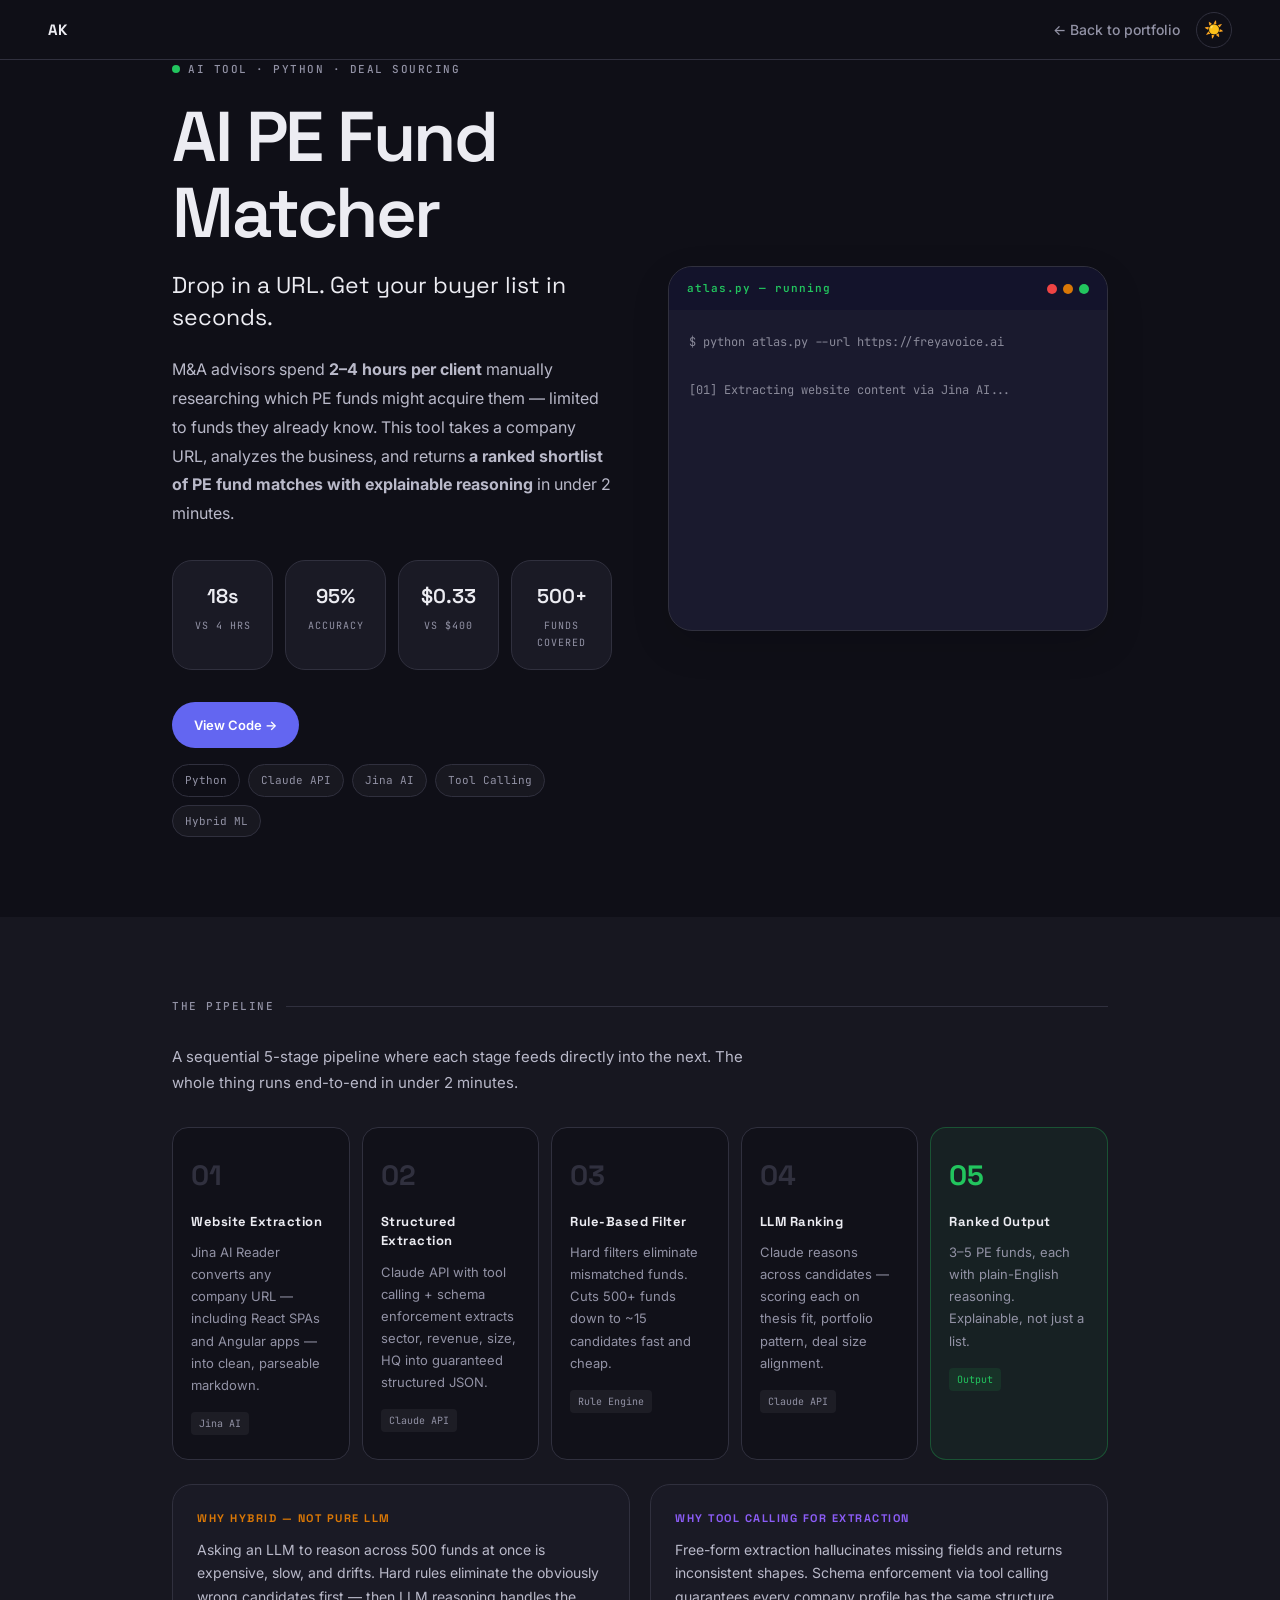
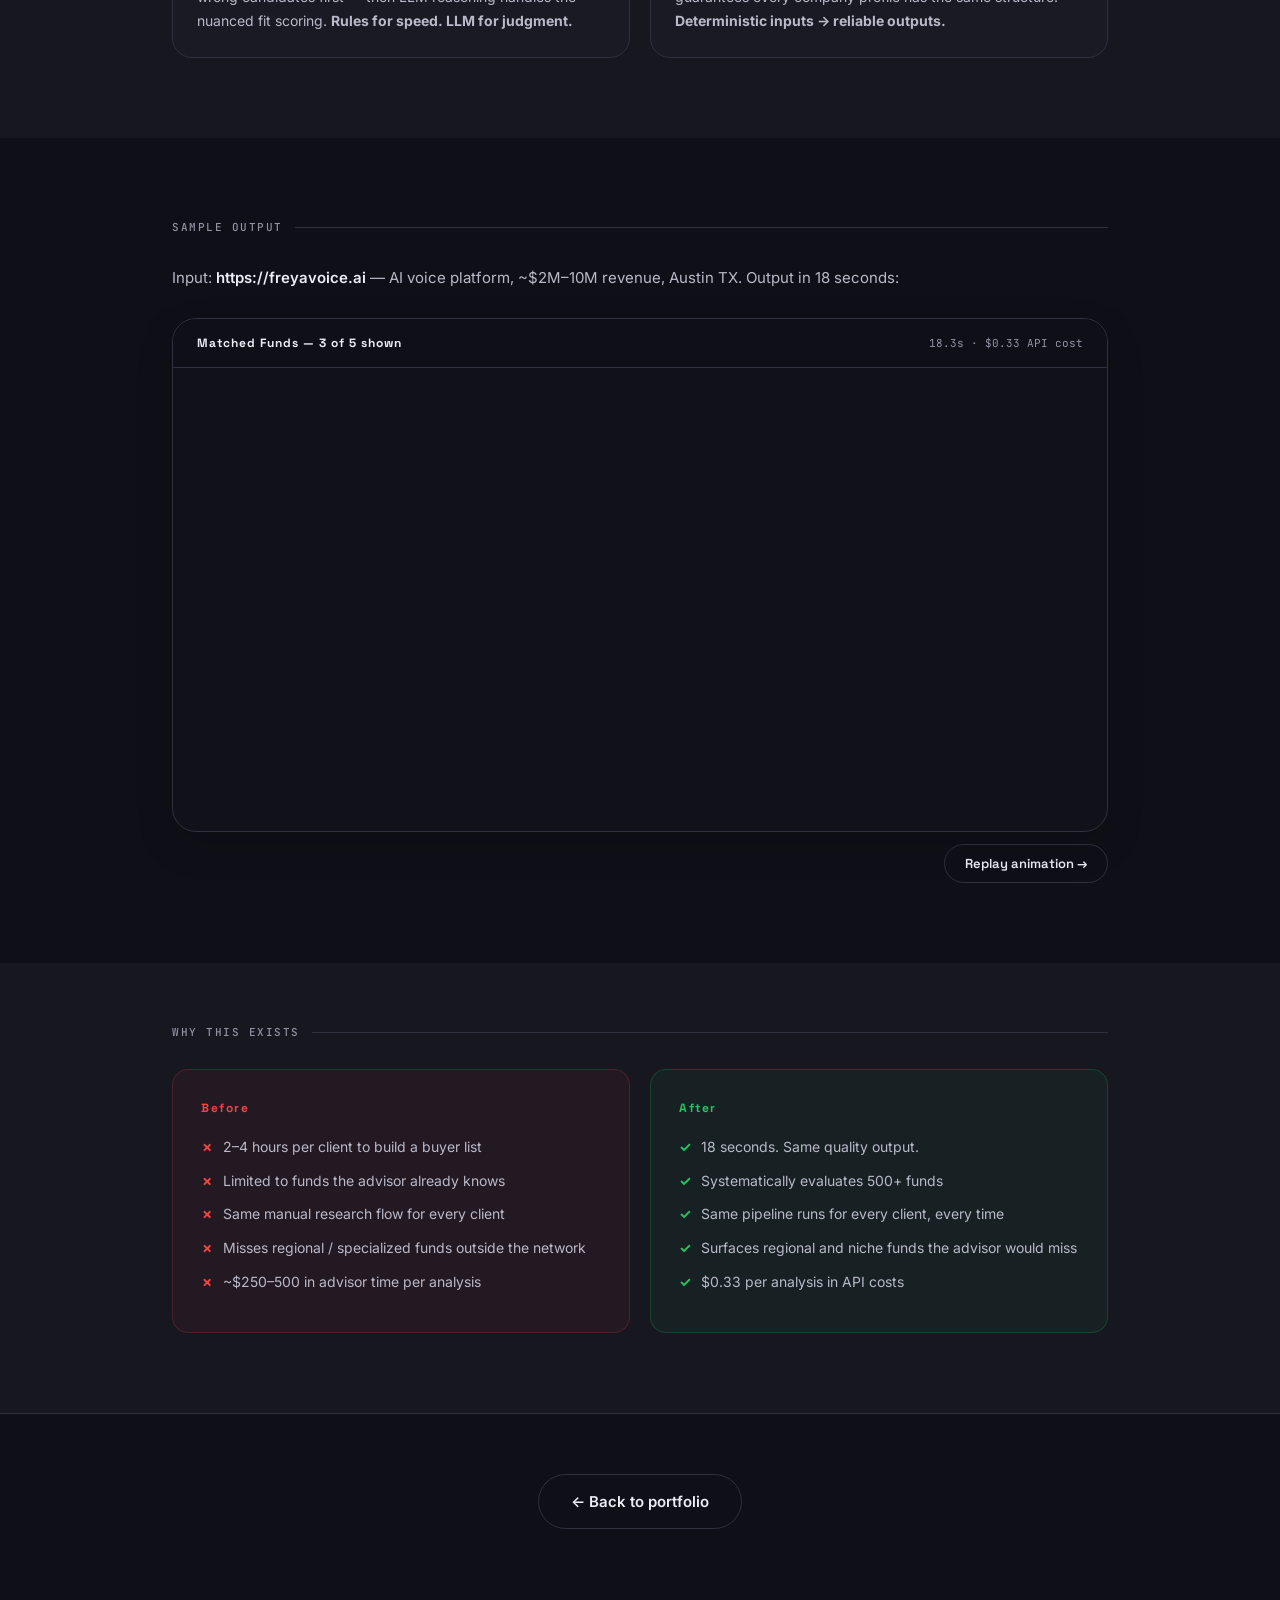
<file: ai-fund-matcher.html>
<!DOCTYPE html>
<html lang="en" data-theme="dark">
<head>
<meta charset="UTF-8">
<meta name="viewport" content="width=device-width, initial-scale=1.0">
<title>AI PE Fund Matcher — Anmol Khandeparkar</title>
<link rel="preconnect" href="https://fonts.googleapis.com">
<link href="https://fonts.googleapis.com/css2?family=Inter:wght@400;500;600;700;800&family=JetBrains+Mono:wght@400;500;600&family=Space+Grotesk:wght@500;600;700;800&display=swap" rel="stylesheet">
<style>
:root {
  --bg: #FFFFFF;
  --bg-warm: #FBF8F4;
  --surface: #FFFFFF;
  --border: #EDE8E0;
  --border2: #F5F1EC;
  --text: #1a1a2e;
  --text2: #4a4a5a;
  --muted: #8a8a9a;
  --muted2: #bbb;
  --accent: #222222;
  --purple: #8B5CF6;
  --blue: #3B82F6;
  --green: #22C55E;
  --red: #EF4444;
  --amber: #D97706;
  --sans: 'Inter', -apple-system, sans-serif;
  --mono: 'JetBrains Mono', monospace;
  --display: 'Space Grotesk', sans-serif;
  --ease: cubic-bezier(0.16, 1, 0.3, 1);
  --radius: 16px;
  --shadow: 0 2px 8px rgba(0,0,0,0.04), 0 8px 24px rgba(0,0,0,0.06);
  --shadow-hover: 0 8px 32px rgba(0,0,0,0.10), 0 2px 8px rgba(0,0,0,0.04);
}
[data-theme="dark"] {
  --bg: #0f0f17; --bg-warm: #141420; --surface: #1a1a2e;
  --border: #2a2a3e; --border2: #222236;
  --text: #e8e8f0; --text2: #b0b0c8; --muted: #7a7a9a; --muted2: #555;
  --accent: #b0b0c8;
  --shadow: 0 2px 8px rgba(0,0,0,0.2), 0 8px 24px rgba(0,0,0,0.3);
  --shadow-hover: 0 8px 32px rgba(0,0,0,0.4), 0 2px 8px rgba(0,0,0,0.2);
}
[data-theme="dark"] nav { background: rgba(15,15,23,0.9); }
/* ── Dark mode component overrides ── */
[data-theme="dark"] .stat-card { background: #111119; }
[data-theme="dark"] .tech-tag { background: rgba(255,255,255,0.04); color: var(--muted); border-color: var(--border); }
[data-theme="dark"] .tech-tag:first-child { background: rgba(255,255,255,0.06); border-color: var(--accent); color: var(--accent); }
[data-theme="dark"] .pipe-step { background: #111119; }
[data-theme="dark"] .pipe-step:last-child { background: rgba(34,197,94,0.06); border-color: rgba(34,197,94,0.3); }
[data-theme="dark"] .pipe-step:last-child .pipe-tech { background: rgba(34,197,94,0.1); }
[data-theme="dark"] .pipe-tech { background: rgba(255,255,255,0.05); }
[data-theme="dark"] .decision-card { background: #111119; }
[data-theme="dark"] .output-wrap { background: #111119; }
[data-theme="dark"] .output-bar { background: #0f0f17; }
[data-theme="dark"] .fund-score.high { background: rgba(34,197,94,0.08); }
[data-theme="dark"] .fund-score.mid { background: rgba(255,255,255,0.06); }
[data-theme="dark"] .diff-card.before { background: rgba(239,68,68,0.06); border-color: rgba(239,68,68,0.2); }
[data-theme="dark"] .diff-card.after { background: rgba(34,197,94,0.06); border-color: rgba(34,197,94,0.2); }
[data-theme="dark"] .replay-btn:hover { background: rgba(255,255,255,0.06); }
[data-theme="dark"] footer a:hover { background: rgba(255,255,255,0.06); }
[data-theme="dark"] .code-link { background: #6366f1; color: #fff; }
[data-theme="dark"] .code-link:hover { background: #818cf8; }
[data-theme="dark"] .terminal-wrap { background: #1a1a2e; }
.theme-toggle {
  background: none; border: 1px solid var(--border); border-radius: 50%;
  width: 36px; height: 36px; cursor: pointer; display: flex;
  align-items: center; justify-content: center; font-size: 16px;
  transition: all 0.3s var(--ease); color: var(--muted); flex-shrink: 0;
}
.theme-toggle:hover { border-color: var(--text); color: var(--text); transform: rotate(30deg); }
*, *::before, *::after { margin: 0; padding: 0; box-sizing: border-box; }
html { scroll-behavior: smooth; }
body { background: var(--bg); color: var(--text); font-family: var(--sans); line-height: 1.7; -webkit-font-smoothing: antialiased; transition: background 0.4s ease, color 0.3s ease; }
::selection { background: var(--accent); color: white; }

nav {
  position: fixed; top: 0; left: 0; right: 0; z-index: 100;
  background: rgba(255,255,255,0.9);
  backdrop-filter: blur(20px); -webkit-backdrop-filter: blur(20px);
  padding: 0 48px; height: 60px;
  display: flex; justify-content: space-between; align-items: center;
  border-bottom: 1px solid var(--border2);
}
.nav-name { font-family: var(--display); font-size: 15px; font-weight: 700; color: var(--text); text-decoration: none; }
.back-link { font-size: 14px; font-weight: 500; color: var(--muted); text-decoration: none; display: flex; align-items: center; gap: 6px; transition: color 0.2s; }
.back-link:hover { color: var(--accent); }

.wrap { max-width: 1000px; margin: 0 auto; padding: 0 32px; }
.wrap-narrow { max-width: 720px; margin: 0 auto; padding: 0 32px; }
section { padding: 80px 0; }
.s-title {
  font-family: var(--display); font-size: 13px; font-weight: 700;
  color: var(--accent); letter-spacing: 1.5px; text-transform: uppercase;
  margin-bottom: 40px; display: flex; align-items: center; gap: 12px;
}
.s-title::after { content: ''; flex: 1; height: 1px; background: var(--border); }

/* ── Hero ── */
#hero {
  min-height: 100vh; display: flex; align-items: center;
  padding-top: 60px; position: relative; overflow: hidden;
}
.hero-grid { display: grid; grid-template-columns: 1fr 1fr; gap: 56px; align-items: center; }
.hero-tag {
  font-family: var(--mono); font-size: 12px; color: var(--accent);
  letter-spacing: 2px; text-transform: uppercase; margin-bottom: 20px;
  display: flex; align-items: center; gap: 8px; font-weight: 500;
}
.hero-tag::before { content: ''; width: 8px; height: 8px; border-radius: 50%; background: var(--green); animation: pulse-dot 2s ease infinite; }
@keyframes pulse-dot { 0%,100% { opacity: 1; } 50% { opacity: 0.4; } }
.hero-title {
  font-family: var(--display); font-size: clamp(28px, 3.5vw, 42px);
  font-weight: 800; letter-spacing: -1.5px; line-height: 1.15;
  margin-bottom: 12px;
}
.hero-tagline {
  font-size: 18px; color: var(--accent); font-style: italic;
  margin-bottom: 28px; font-weight: 500;
}
.hero-desc {
  font-size: 16px; color: var(--text2); line-height: 1.8;
  margin-bottom: 32px; max-width: 480px;
}

/* ── Stats ── */
.stat-row { display: grid; grid-template-columns: repeat(4, 1fr); gap: 12px; margin-bottom: 32px; }
.stat-card {
  background: var(--bg-warm); border: 1px solid var(--border);
  border-radius: var(--radius); padding: 18px 16px; text-align: center;
  transition: transform 0.3s var(--ease), box-shadow 0.3s;
}
.stat-card:hover { transform: translateY(-3px); box-shadow: var(--shadow); }
.stat-val { font-family: var(--display); font-size: 20px; font-weight: 800; color: var(--text); margin-bottom: 4px; }
.stat-label { font-family: var(--mono); font-size: 10px; color: var(--muted); text-transform: uppercase; letter-spacing: 1px; }

/* Tech tags */
.tech-tags { display: flex; gap: 8px; flex-wrap: wrap; }
.tech-tag {
  font-family: var(--mono); font-size: 12px; font-weight: 500;
  padding: 6px 14px; border-radius: 100px; border: 1px solid var(--border);
  color: var(--text2); transition: all 0.2s;
}
.tech-tag:first-child { border-color: var(--accent); color: var(--accent); background: var(--bg-warm); }
.code-link {
  display: inline-flex; align-items: center; gap: 8px;
  padding: 12px 24px; background: var(--text); color: #fff;
  border-radius: 100px; font-size: 14px; font-weight: 600;
  text-decoration: none; transition: all 0.3s var(--ease);
  margin-bottom: 16px;
}
.code-link:hover { background: var(--accent); transform: translateY(-2px); box-shadow: 0 8px 24px rgba(0,0,0,0.15); }

/* ── Terminal ── */
.terminal-wrap {
  background: var(--text); border-radius: var(--radius); overflow: hidden;
  box-shadow: var(--shadow-hover);
}
.terminal-bar {
  background: #13132b; padding: 12px 18px;
  display: flex; justify-content: space-between; align-items: center;
}
.terminal-bar-title { font-family: var(--mono); font-size: 11px; color: var(--green); letter-spacing: 1px; font-weight: 600; }
.terminal-dots { display: flex; gap: 6px; }
.terminal-dots span { width: 10px; height: 10px; border-radius: 50%; }
#terminal {
  padding: 20px; font-family: var(--mono); font-size: 12px;
  line-height: 2; min-height: 320px; color: rgba(255,255,255,0.6);
}
@keyframes flow { 0% { opacity:0; transform:translateX(-6px); } 100% { opacity:1; transform:translateX(0); } }

/* ── Pipeline ── */
.pipeline-grid { display: grid; grid-template-columns: repeat(5, 1fr); gap: 12px; }
.pipe-step {
  background: var(--surface); border: 1px solid var(--border);
  border-radius: var(--radius); padding: 24px 18px;
  transition: all 0.3s var(--ease); position: relative;
}
.pipe-step:hover { border-color: var(--accent); transform: translateY(-4px); box-shadow: var(--shadow); }
.pipe-num { font-family: var(--display); font-size: 28px; font-weight: 800; color: var(--border); margin-bottom: 12px; }
.pipe-step:hover .pipe-num { color: var(--accent); }
.pipe-title { font-family: var(--display); font-size: 13px; font-weight: 700; color: var(--text); letter-spacing: 0.5px; margin-bottom: 10px; line-height: 1.5; }
.pipe-desc { font-size: 13px; color: var(--muted); line-height: 1.7; margin-bottom: 12px; }
.pipe-tech { font-family: var(--mono); font-size: 10px; color: var(--muted); padding: 3px 8px; background: var(--bg-warm); border-radius: 4px; display: inline-block; }
.pipe-step:last-child { border-color: var(--green); background: #F0FDF4; }
.pipe-step:last-child .pipe-num { color: var(--green); }
.pipe-step:last-child .pipe-tech { color: var(--green); background: #ECFDF5; }

/* ── Design decisions ── */
.decisions { display: grid; grid-template-columns: 1fr 1fr; gap: 20px; margin-top: 24px; }
.decision-card {
  background: var(--bg-warm); border: 1px solid var(--border);
  border-radius: var(--radius); padding: 24px;
}
.decision-label { font-family: var(--display); font-size: 11px; font-weight: 700; letter-spacing: 1.5px; text-transform: uppercase; margin-bottom: 10px; }
.decision-card:first-child .decision-label { color: var(--amber); }
.decision-card:last-child .decision-label { color: var(--purple); }
.decision-text { font-size: 14px; color: var(--text2); line-height: 1.7; }

/* ── Output demo ── */
.output-wrap {
  background: var(--surface); border: 1px solid var(--border);
  border-radius: var(--radius); overflow: hidden;
}
.output-bar {
  background: var(--bg-warm); border-bottom: 1px solid var(--border);
  padding: 14px 24px; display: flex; justify-content: space-between; align-items: center;
}
.output-bar-title { font-family: var(--display); font-size: 12px; font-weight: 700; color: var(--accent); letter-spacing: 1px; }
.output-bar-meta { font-family: var(--mono); font-size: 11px; color: var(--muted); }
.fund-match { padding: 20px 24px; border-bottom: 1px solid var(--border2); transition: all 0.4s; }
.fund-match:last-child { border-bottom: none; }
.fund-header { display: flex; justify-content: space-between; align-items: flex-start; margin-bottom: 10px; }
.fund-name { font-family: var(--display); font-size: 15px; font-weight: 700; color: var(--text); margin-bottom: 2px; }
.fund-meta { font-size: 12px; color: var(--muted); }
.fund-score {
  font-family: var(--display); font-size: 16px; font-weight: 800;
  padding: 4px 14px; border-radius: 100px; border: 2px solid;
}
.fund-score.high { color: var(--green); border-color: var(--green); background: #F0FDF4; }
.fund-score.mid { color: var(--accent); border-color: var(--accent); background: var(--bg-warm); }
.fund-score.low { color: var(--muted); border-color: var(--border); }
.fund-reason { font-size: 14px; color: var(--text2); line-height: 1.7; padding-left: 14px; border-left: 3px solid var(--border); }
.replay-btn {
  font-family: var(--display); font-size: 13px; font-weight: 600;
  color: var(--accent); background: none; border: 1.5px solid var(--border);
  padding: 10px 20px; border-radius: 100px; cursor: pointer;
  transition: all 0.3s var(--ease); margin-top: 12px;
}
.replay-btn:hover { border-color: var(--accent); background: var(--bg-warm); transform: translateY(-2px); }

/* ── Before/After ── */
.diff-grid { display: grid; grid-template-columns: 1fr 1fr; gap: 20px; }
.diff-card { border-radius: var(--radius); padding: 28px; }
.diff-card.before { background: #FEF2F2; border: 1px solid #FECACA; }
.diff-card.after { background: #F0FDF4; border: 1px solid #BBF7D0; }
.diff-label { font-family: var(--display); font-size: 12px; font-weight: 700; letter-spacing: 1.5px; margin-bottom: 16px; }
.diff-card.before .diff-label { color: var(--red); }
.diff-card.after .diff-label { color: var(--green); }
.diff-item { display: flex; gap: 10px; font-size: 14px; color: var(--text2); line-height: 1.7; margin-bottom: 10px; }
.diff-item .icon { flex-shrink: 0; font-weight: 700; }
.diff-card.before .icon { color: var(--red); }
.diff-card.after .icon { color: var(--green); }

/* ── Footer ── */
footer { text-align: center; padding: 60px 0 80px; border-top: 1px solid var(--border2); }
footer a {
  display: inline-flex; align-items: center; gap: 8px;
  font-size: 15px; font-weight: 600; color: var(--accent);
  text-decoration: none; padding: 14px 32px;
  border: 1.5px solid var(--border); border-radius: 100px;
  transition: all 0.3s var(--ease);
}
footer a:hover { border-color: var(--accent); background: var(--bg-warm); transform: translateY(-2px); box-shadow: var(--shadow); }

/* ── Reveal ── */
.js .reveal { opacity: 0; transform: translateY(20px); transition: opacity 0.6s var(--ease), transform 0.6s var(--ease); }
.js .reveal.vis { opacity: 1; transform: translateY(0); }

@media (max-width: 900px) {
  .hero-grid { grid-template-columns: 1fr !important; }
  .stat-row { grid-template-columns: repeat(2, 1fr); }
  .pipeline-grid { grid-template-columns: 1fr !important; }
  .diff-grid, .decisions { grid-template-columns: 1fr; }
}
@media (max-width: 768px) {
  nav { padding: 0 20px; }
  .wrap, .wrap-narrow { padding: 0 20px; }
  .stat-row { grid-template-columns: 1fr; }
}
</style>
<style id="shared-presentation">
/* Shared Paper School presentation. Content and product demos retain their own structure. */
:root,[data-theme="light"]{--bg:#fff;--bg-warm:#fbf8f4;--surface:#fff;--border:#ede8e0;--border2:#ede8e0;--text:#1a1a2e;--text2:#4a4a5a;--muted:#777783;--accent:#1a1a2e;--purple:#8b5cf6;--sans:Inter,-apple-system,BlinkMacSystemFont,sans-serif;--display:'Space Grotesk',sans-serif;--mono:'JetBrains Mono',monospace;}
:root[data-theme="dark"]{color-scheme:dark;--bg:#0f0f17;--bg-warm:#171720;--surface:#1a1a25;--border:#30303e;--border2:#30303e;--text:#ececf2;--text2:#b9b9c9;--muted:#9292a5;--muted2:#9292a5;--accent:#ececf2;--shadow:0 14px 38px #0002;--shadow-hover:0 18px 46px #0003;}
html{scroll-padding-top:88px;}body{font-family:var(--sans);background:var(--bg);color:var(--text);line-height:1.7;-webkit-font-smoothing:antialiased;}
html nav,html[data-theme] nav{background:var(--bg);border-bottom:1px solid var(--border);box-shadow:none;backdrop-filter:none;}
html .theme-toggle{border-color:var(--border);color:var(--text);box-shadow:none;}html .theme-toggle:hover{transform:none;box-shadow:none;border-color:var(--muted);}
h1,h2,h3,.hero-title,.hero-name{font-family:var(--display);font-weight:600;}
html .hero-title{font-size:clamp(40px,5.5vw,72px);line-height:1.08;letter-spacing:-2.5px;overflow-wrap:anywhere;}
html .hero-tagline{font:400 23px/1.4 var(--display);margin:18px 0 22px;color:var(--text);}
html .hero-desc{font-size:16px;line-height:1.8;color:var(--text2);}
html .hero-tag{font:500 11px/1.7 var(--mono);letter-spacing:1.5px;text-transform:uppercase;color:var(--muted);background:none;border:0;padding:0;}
html .s-title{font:500 11px/1.7 var(--mono);letter-spacing:1.5px;color:var(--muted);text-transform:uppercase;margin-bottom:28px;}
html .code-link{border-radius:999px;padding:12px 22px;background:var(--text);color:var(--bg);box-shadow:none;font:600 13px/1.7 var(--sans);}
html .tech-tag,html[data-theme] .tech-tag:first-child{font:400 11px/1.7 var(--mono);border:1px solid var(--border);border-radius:99px;padding:6px 12px;background:transparent;color:var(--muted);}
html[data-theme] :is(.stat-card,.decision-card,.checker-card,.viewer-card,.feature-list,.quick-card){background:var(--surface);border-color:var(--border);border-radius:20px;box-shadow:none;}
html .stat-val{font-family:var(--display);font-weight:600;}html .stat-label{color:var(--muted);}
html :is(.terminal-wrap,.demo-wrap,.output-wrap){border-radius:24px;border:1px solid var(--border);box-shadow:0 14px 38px #0002;overflow:hidden;}
html :is(.terminal-bar,.demo-bar,.output-bar){border-bottom-color:var(--border);}
html .screen-label{font:400 12px/1.5 var(--sans);text-transform:none;letter-spacing:0;color:var(--muted);}
html .screen-frame{box-shadow:0 14px 38px #0002;}html .phone-frame{box-shadow:0 14px 38px #0002;}
html footer{border-top:1px solid var(--border);color:var(--muted);}
/* Calm portfolio chrome; keep the project screenshots and semantic demo colors. */
body::before,.aurora,.blob{display:none!important;}
html[data-theme] .hero-name{background:none;-webkit-text-fill-color:var(--text);color:var(--text);}
html .hero-photo-wrap::before{animation:none;background:var(--border);}
html .quick-card:hover{border-color:var(--muted);box-shadow:0 14px 38px #0002;transform:translateY(-2px);}
html .quick-card-title{font-family:var(--display);font-weight:600;letter-spacing:-.4px;}
html .prompt-submit,html .prompt-chip.active{background:var(--text);color:var(--bg);box-shadow:none;}
html[data-theme] .prompt-bar{background:var(--surface);border-color:var(--border);}
html[data-theme] .prompt-bar:focus,html[data-theme] .prompt-bar:focus-visible{background:var(--surface);border-color:var(--purple);box-shadow:none;outline:none;}
:focus-visible{outline:2px solid var(--purple);outline-offset:4px;}
@media(max-width:768px){html .hero-title{font-size:clamp(36px,9vw,52px);letter-spacing:-1.8px;}html .hero-tagline{font-size:21px;}html .hero-grid{gap:32px;}html .quick-card{border-radius:20px;}}
@media(prefers-reduced-motion:reduce){html{scroll-behavior:auto;}*,*::before,*::after{animation-duration:.01ms!important;transition-duration:.01ms!important;}}
/* Use-case project gallery */
.quick-cards.project-results{max-width:100%;overflow:visible;}.quick-cards.project-results.show{max-height:none;}
.project-grid{display:grid;grid-template-columns:repeat(2,minmax(0,1fr));gap:20px;text-align:left;}
.project-tile{min-width:0;background:var(--surface);border:1px solid var(--border);border-radius:22px;overflow:hidden;transition:border-color .2s,transform .2s;}
.project-tile[hidden]{display:none;}.project-tile:hover{border-color:var(--muted);transform:translateY(-3px);}
.project-tile-link{display:flex;flex-direction:column;height:100%;color:inherit;text-decoration:none;}
.project-art{height:210px;background:var(--bg-warm);border-bottom:1px solid var(--border);overflow:hidden;display:flex;align-items:center;justify-content:center;}
.project-art.phone img{height:190px;width:auto;border:4px solid #19191e;border-radius:22px;box-shadow:0 10px 28px #0003;}
.project-art.game img{width:100%;height:100%;object-fit:contain;padding:14px;}
.project-art.workflow{padding:24px;align-items:stretch;flex-direction:column;gap:10px;}
.workflow-caption{font:10px var(--mono);text-transform:uppercase;letter-spacing:1.3px;color:var(--muted);margin-bottom:4px;}
.workflow-step{font:12px/1.5 var(--sans);color:var(--text2);padding:9px 10px;border:1px solid var(--border);border-radius:9px;background:var(--surface);}.workflow-step span{color:var(--purple);font:10px var(--mono);margin-right:10px;}
.project-copy{padding:22px;display:flex;flex:1;flex-direction:column;}.project-category{font:10px/1.6 var(--mono);color:var(--muted);margin-bottom:9px;}.project-copy h3{font:600 20px/1.25 var(--display);letter-spacing:-.5px;margin:0 0 10px;}.project-summary{font:14px/1.65 var(--sans);color:var(--text2);margin:0 0 22px;}.project-explore{font:500 12px var(--sans);color:var(--text);margin-top:auto;}
.projects-more{display:block;margin:24px auto 0;padding:12px 22px;border:1px solid var(--border);border-radius:99px;background:transparent;color:var(--text);font:500 13px var(--sans);cursor:pointer;}.projects-more:hover{border-color:var(--muted);}.projects-more span{color:var(--muted);}
@media(max-width:540px){.project-grid{grid-template-columns:1fr;gap:18px;}.project-art{height:220px;}}

/* Actual product captures, sized to read as imagery rather than tiny icons. */
.project-art{height:250px;}
.project-art.product-shot{padding:0;align-items:stretch;}
.project-art.product-shot img{display:block;width:100%;height:100%;object-fit:cover;object-position:top left;}
.project-art.fund-shot img{width:135%;max-width:none;flex:none;object-fit:cover;object-position:50% 60%;margin-left:-17.5%;}
.project-art.phone{background:radial-gradient(ellipse at center,#292735,var(--bg-warm) 75%);}
.project-art.phone img{height:232px;max-width:100%;object-fit:contain;}
@media(max-width:540px){.project-art{height:260px;}.project-art.phone img{height:242px;}}
/* Project gallery: room for real product interfaces, without clipping screenshots. */
#hero .wrap:has(.project-results.show){width:100%;max-width:1080px;}
.quick-cards.project-results{width:100%;max-width:976px;margin-top:36px;}
.project-grid{gap:28px;}
.project-tile{border-radius:16px;background:var(--bg);border-color:var(--border);}
.project-art,.project-art.product-shot{height:auto;aspect-ratio:16/10;padding:20px;background:#171720;align-items:center;justify-content:center;}
.project-art.product-shot img,.project-art.fund-shot img{display:block;width:100%;height:auto;max-width:100%;max-height:100%;margin:0;object-fit:contain;object-position:center;border-radius:7px;box-shadow:0 8px 24px #0003;}
.project-art.phone{height:auto;aspect-ratio:16/10;background:#eee8db;padding:0;position:relative;}
.project-art.phone img{height:124%;width:auto;max-width:none;max-height:none;object-fit:contain;border:5px solid #202024;border-radius:28px;transform:translateY(13%);box-shadow:0 12px 35px #0003;}
.project-copy{padding:22px 24px 24px;background:var(--bg);}
.project-category{font:500 10px/1.5 var(--sans);letter-spacing:.6px;text-transform:uppercase;margin-bottom:8px;}
.project-copy h3{font-size:23px;line-height:1.2;letter-spacing:-.6px;}
.project-summary{font-size:14px;line-height:1.65;max-width:36ch;margin-bottom:20px;}
.project-explore{font-size:12px;color:var(--muted);}
.project-tile:hover .project-explore{color:var(--text);}
@media(max-width:700px){.project-grid{grid-template-columns:1fr;gap:24px;}.quick-cards.project-results{max-width:480px;}.project-art,.project-art.product-shot,.project-art.phone{height:auto;aspect-ratio:16/10;}.project-art.phone img{height:124%;}.project-copy{padding:20px 22px 24px;}}
.project-filters{display:flex;flex-wrap:wrap;gap:8px;margin:0 0 12px;text-align:left;}
.project-filter{padding:8px 14px;border:1px solid var(--border);border-radius:99px;background:transparent;color:var(--text2);font:500 12px/1.5 var(--sans);cursor:pointer;transition:background .15s,color .15s,border-color .15s;}
.project-filter:hover{border-color:var(--muted);color:var(--text);}
.project-filter[aria-pressed="true"]{background:var(--text);color:var(--bg);border-color:var(--text);}
.project-count{text-align:left;font:12px/1.5 var(--sans);color:var(--muted);margin:0 0 20px;}
.education-heading{display:flex;align-items:center;justify-content:space-between;gap:20px;margin-bottom:6px;}.education-heading>div{min-width:0;}.education-logo{display:block;flex:0 0 64px;width:64px;height:auto;object-fit:contain;}.education-heading .quick-card-meta{margin-bottom:0;}
</style>
</head>
<body>

<nav>
  <a href="index.html" class="nav-name">AK</a>
  <div style="display:flex;align-items:center;gap:16px;">
    <a href="index.html" class="back-link">← Back to portfolio</a>
    <button class="theme-toggle" id="theme-toggle" title="Toggle dark mode">☀️</button>
  </div>
</nav>

<!-- ── HERO ── -->
<section id="hero">
  <div class="wrap">
    <div class="hero-grid">
      <div>
        <div class="hero-tag reveal">AI Tool · Python · Deal Sourcing</div>
        <h1 class="hero-title reveal">AI PE Fund Matcher</h1>
        <p class="hero-tagline reveal">Drop in a URL. Get your buyer list in seconds.</p>
        <p class="hero-desc reveal">M&A advisors spend <strong>2–4 hours per client</strong> manually researching which PE funds might acquire them — limited to funds they already know. This tool takes a company URL, analyzes the business, and returns <strong>a ranked shortlist of PE fund matches with explainable reasoning</strong> in under 2 minutes.</p>

        <div class="stat-row reveal">
          <div class="stat-card">
            <div class="stat-val">18s</div>
            <div class="stat-label">vs 4 hrs</div>
          </div>
          <div class="stat-card">
            <div class="stat-val">95%</div>
            <div class="stat-label">Accuracy</div>
          </div>
          <div class="stat-card">
            <div class="stat-val">$0.33</div>
            <div class="stat-label">vs $400</div>
          </div>
          <div class="stat-card">
            <div class="stat-val">500+</div>
            <div class="stat-label">Funds covered</div>
          </div>
        </div>

        <a href="https://bitbucket.org/tinkerer2493/ai_pe_fund_matcher/src/main/" target="_blank" class="code-link reveal">View Code →</a>
        <div class="tech-tags reveal">
          <span class="tech-tag">Python</span>
          <span class="tech-tag">Claude API</span>
          <span class="tech-tag">Jina AI</span>
          <span class="tech-tag">Tool Calling</span>
          <span class="tech-tag">Hybrid ML</span>
        </div>
      </div>

      <!-- Animated terminal -->
      <div class="terminal-wrap reveal">
        <div class="terminal-bar">
          <span class="terminal-bar-title">atlas.py — running</span>
          <div class="terminal-dots">
            <span style="background:var(--red);"></span>
            <span style="background:var(--amber);"></span>
            <span style="background:var(--green);"></span>
          </div>
        </div>
        <div id="terminal"></div>
      </div>
    </div>
  </div>
</section>

<!-- ── PIPELINE ── -->
<section class="bg-warm" style="background:var(--bg-warm);">
  <div class="wrap">
    <p class="s-title reveal">The Pipeline</p>
    <p class="reveal" style="font-size:15px;color:var(--text2);margin-bottom:32px;max-width:600px;">A sequential 5-stage pipeline where each stage feeds directly into the next. The whole thing runs end-to-end in under 2 minutes.</p>

    <div class="pipeline-grid reveal">
      <div class="pipe-step">
        <div class="pipe-num">01</div>
        <div class="pipe-title">Website Extraction</div>
        <div class="pipe-desc">Jina AI Reader converts any company URL — including React SPAs and Angular apps — into clean, parseable markdown.</div>
        <span class="pipe-tech">Jina AI</span>
      </div>
      <div class="pipe-step">
        <div class="pipe-num">02</div>
        <div class="pipe-title">Structured Extraction</div>
        <div class="pipe-desc">Claude API with tool calling + schema enforcement extracts sector, revenue, size, HQ into guaranteed structured JSON.</div>
        <span class="pipe-tech">Claude API</span>
      </div>
      <div class="pipe-step">
        <div class="pipe-num">03</div>
        <div class="pipe-title">Rule-Based Filter</div>
        <div class="pipe-desc">Hard filters eliminate mismatched funds. Cuts 500+ funds down to ~15 candidates fast and cheap.</div>
        <span class="pipe-tech">Rule Engine</span>
      </div>
      <div class="pipe-step">
        <div class="pipe-num">04</div>
        <div class="pipe-title">LLM Ranking</div>
        <div class="pipe-desc">Claude reasons across candidates — scoring each on thesis fit, portfolio pattern, deal size alignment.</div>
        <span class="pipe-tech">Claude API</span>
      </div>
      <div class="pipe-step">
        <div class="pipe-num">05</div>
        <div class="pipe-title">Ranked Output</div>
        <div class="pipe-desc">3–5 PE funds, each with plain-English reasoning. Explainable, not just a list.</div>
        <span class="pipe-tech">Output</span>
      </div>
    </div>

    <div class="decisions reveal">
      <div class="decision-card">
        <div class="decision-label">Why Hybrid — Not Pure LLM</div>
        <div class="decision-text">Asking an LLM to reason across 500 funds at once is expensive, slow, and drifts. Hard rules eliminate the obviously wrong candidates first — then LLM reasoning handles the nuanced fit scoring. <strong>Rules for speed. LLM for judgment.</strong></div>
      </div>
      <div class="decision-card">
        <div class="decision-label">Why Tool Calling for Extraction</div>
        <div class="decision-text">Free-form extraction hallucinates missing fields and returns inconsistent shapes. Schema enforcement via tool calling guarantees every company profile has the same structure. <strong>Deterministic inputs → reliable outputs.</strong></div>
      </div>
    </div>
  </div>
</section>

<!-- ── SAMPLE OUTPUT ── -->
<section>
  <div class="wrap">
    <p class="s-title reveal">Sample Output</p>
    <p class="reveal" style="font-size:15px;color:var(--text2);margin-bottom:28px;">Input: <span style="color:var(--accent);font-weight:600;">https://freyavoice.ai</span> — AI voice platform, ~$2M–10M revenue, Austin TX. Output in 18 seconds:</p>

    <div class="output-wrap reveal">
      <div class="output-bar">
        <span class="output-bar-title">Matched Funds — 3 of 5 shown</span>
        <span class="output-bar-meta">18.3s · $0.33 API cost</span>
      </div>

      <div class="fund-match" id="fund1" style="opacity:0;transform:translateY(8px);">
        <div class="fund-header">
          <div>
            <div class="fund-name">#1 · Vista Equity Partners</div>
            <div class="fund-meta">B2B SaaS · $1B–$15B AUM · North America</div>
          </div>
          <span class="fund-score high">92</span>
        </div>
        <div class="fund-reason">"FreyaVoice's B2B SaaS model with recurring revenue aligns directly with Vista's thesis of acquiring profitable software businesses. AI voice infrastructure is adjacent to Vista's existing portfolio companies in HR and customer engagement tech. Deal size fits Vista's lower-middle market entry point."</div>
      </div>

      <div class="fund-match" id="fund2" style="opacity:0;transform:translateY(8px);">
        <div class="fund-header">
          <div>
            <div class="fund-name">#2 · Francisco Partners</div>
            <div class="fund-meta">Tech-focused · $2B–$30B AUM · Global</div>
          </div>
          <span class="fund-score mid">84</span>
        </div>
        <div class="fund-reason">"Francisco's portfolio includes voice and speech AI companies. Strong pattern match on AI infrastructure plays at the Series A–B stage. Austin-based portfolio companies (3 current) suggest comfort with the geography."</div>
      </div>

      <div class="fund-match" id="fund3" style="opacity:0;transform:translateY(8px);">
        <div class="fund-header">
          <div>
            <div class="fund-name">#3 · Thoma Bravo</div>
            <div class="fund-meta">Software · $5B–$35B AUM · North America</div>
          </div>
          <span class="fund-score low">77</span>
        </div>
        <div class="fund-reason">"Thoma Bravo targets software businesses with strong gross margins. FreyaVoice qualifies on business model, but deal size is at the lower end of Thoma's typical range. Worth a conversation at growth stage."</div>
      </div>
    </div>

    <div style="text-align:right;">
      <button class="replay-btn" onclick="replayOutput()">Replay animation →</button>
    </div>
  </div>
</section>

<!-- ── BEFORE / AFTER ── -->
<section style="background:var(--bg-warm);padding-top:60px;">
  <div class="wrap">
    <p class="s-title reveal">Why This Exists</p>
    <div class="diff-grid reveal">
      <div class="diff-card before">
        <div class="diff-label">Before</div>
        <div class="diff-item"><span class="icon">✗</span> 2–4 hours per client to build a buyer list</div>
        <div class="diff-item"><span class="icon">✗</span> Limited to funds the advisor already knows</div>
        <div class="diff-item"><span class="icon">✗</span> Same manual research flow for every client</div>
        <div class="diff-item"><span class="icon">✗</span> Misses regional / specialized funds outside the network</div>
        <div class="diff-item"><span class="icon">✗</span> ~$250–500 in advisor time per analysis</div>
      </div>
      <div class="diff-card after">
        <div class="diff-label">After</div>
        <div class="diff-item"><span class="icon">✓</span> 18 seconds. Same quality output.</div>
        <div class="diff-item"><span class="icon">✓</span> Systematically evaluates 500+ funds</div>
        <div class="diff-item"><span class="icon">✓</span> Same pipeline runs for every client, every time</div>
        <div class="diff-item"><span class="icon">✓</span> Surfaces regional and niche funds the advisor would miss</div>
        <div class="diff-item"><span class="icon">✓</span> $0.33 per analysis in API costs</div>
      </div>
    </div>
  </div>
</section>

<footer>
  <a href="index.html">← Back to portfolio</a>
</footer>

<script>
(function(){
document.documentElement.classList.add('js');

// Reveal observer
try {
  const obs = new IntersectionObserver(entries => {
    entries.forEach(e => { if(e.isIntersecting) { e.target.classList.add('vis'); obs.unobserve(e.target); }});
  }, { threshold: 0.08, rootMargin: '0px 0px -40px 0px' });
  document.querySelectorAll('.reveal').forEach(el => obs.observe(el));
} catch(e) { document.querySelectorAll('.reveal').forEach(el => el.classList.add('vis')); }
setTimeout(() => document.querySelectorAll('.reveal:not(.vis)').forEach(el => el.classList.add('vis')), 3000);

// Terminal animation
const lines = [
  { text: '$ python atlas.py --url https://freyavoice.ai', color: '#8a8a9a', delay: 0 },
  { text: '', delay: 200 },
  { text: '[01] Extracting website content via Jina AI...', color: '#8a8a9a', delay: 600 },
  { text: '     ✓ 2,847 tokens extracted cleanly', color: '#22C55E', delay: 1200 },
  { text: '', delay: 1400 },
  { text: '[02] Running structured extraction (tool calling)...', color: '#8a8a9a', delay: 1600 },
  { text: '     sector: "AI / Voice Infrastructure"', color: '#fff', delay: 2100 },
  { text: '     revenue_range: "$2M–$10M"', color: '#fff', delay: 2300 },
  { text: '     hq: "Austin, TX"  model: "B2B SaaS"', color: '#fff', delay: 2500 },
  { text: '', delay: 2700 },
  { text: '[03] Rule-based filter: 500 → 14 candidates', color: '#8a8a9a', delay: 2900 },
  { text: '[04] LLM ranking 14 funds by fit score...', color: '#8a8a9a', delay: 3400 },
  { text: '', delay: 3900 },
  { text: '[05] ✓ 5 matches returned  (18.3s · $0.33)', color: '#22C55E', delay: 4100 },
  { text: '', delay: 4300 },
  { text: '  #1  Vista Equity Partners    92/100', color: '#22C55E', delay: 4500 },
  { text: '  #2  Francisco Partners       84/100', color: '#8a8a9a', delay: 4700 },
  { text: '  #3  Thoma Bravo              77/100', color: '#8a8a9a', delay: 4900 },
];

function runTerminal() {
  const el = document.getElementById('terminal');
  el.innerHTML = '';
  lines.forEach(line => {
    setTimeout(() => {
      const d = document.createElement('div');
      d.style.color = line.color || '#8a8a9a';
      d.style.fontFamily = 'var(--mono)';
      d.style.fontSize = '12px';
      d.style.lineHeight = '2';
      d.style.animation = 'flow 0.3s ease forwards';
      d.textContent = line.text || ' ';
      el.appendChild(d);
      el.scrollTop = el.scrollHeight;
    }, line.delay);
  });
}
window.addEventListener('load', () => setTimeout(runTerminal, 600));

// Output demo animation
function replayOutput() {
  ['fund1','fund2','fund3'].forEach(id => {
    const el = document.getElementById(id);
    el.style.opacity = '0';
    el.style.transform = 'translateY(8px)';
  });
  setTimeout(() => { const e = document.getElementById('fund1'); e.style.opacity='1'; e.style.transform='translateY(0)'; }, 400);
  setTimeout(() => { const e = document.getElementById('fund2'); e.style.opacity='1'; e.style.transform='translateY(0)'; }, 1000);
  setTimeout(() => { const e = document.getElementById('fund3'); e.style.opacity='1'; e.style.transform='translateY(0)'; }, 1600);
}
window.addEventListener('load', () => setTimeout(replayOutput, 5200));
})();
</script>
<script>
(function(){
  const t=localStorage.getItem('portfolio-theme')||'dark';
  document.documentElement.setAttribute('data-theme',t);
  const b=document.getElementById('theme-toggle');
  if(b){b.textContent=t==='dark'?'☀️':'🌙';b.addEventListener('click',()=>{const c=document.documentElement.getAttribute('data-theme'),n=c==='dark'?'light':'dark';document.documentElement.setAttribute('data-theme',n);localStorage.setItem('portfolio-theme',n);b.textContent=n==='dark'?'☀️':'🌙';});}
})();
</script>
</body>
</html>
</file>
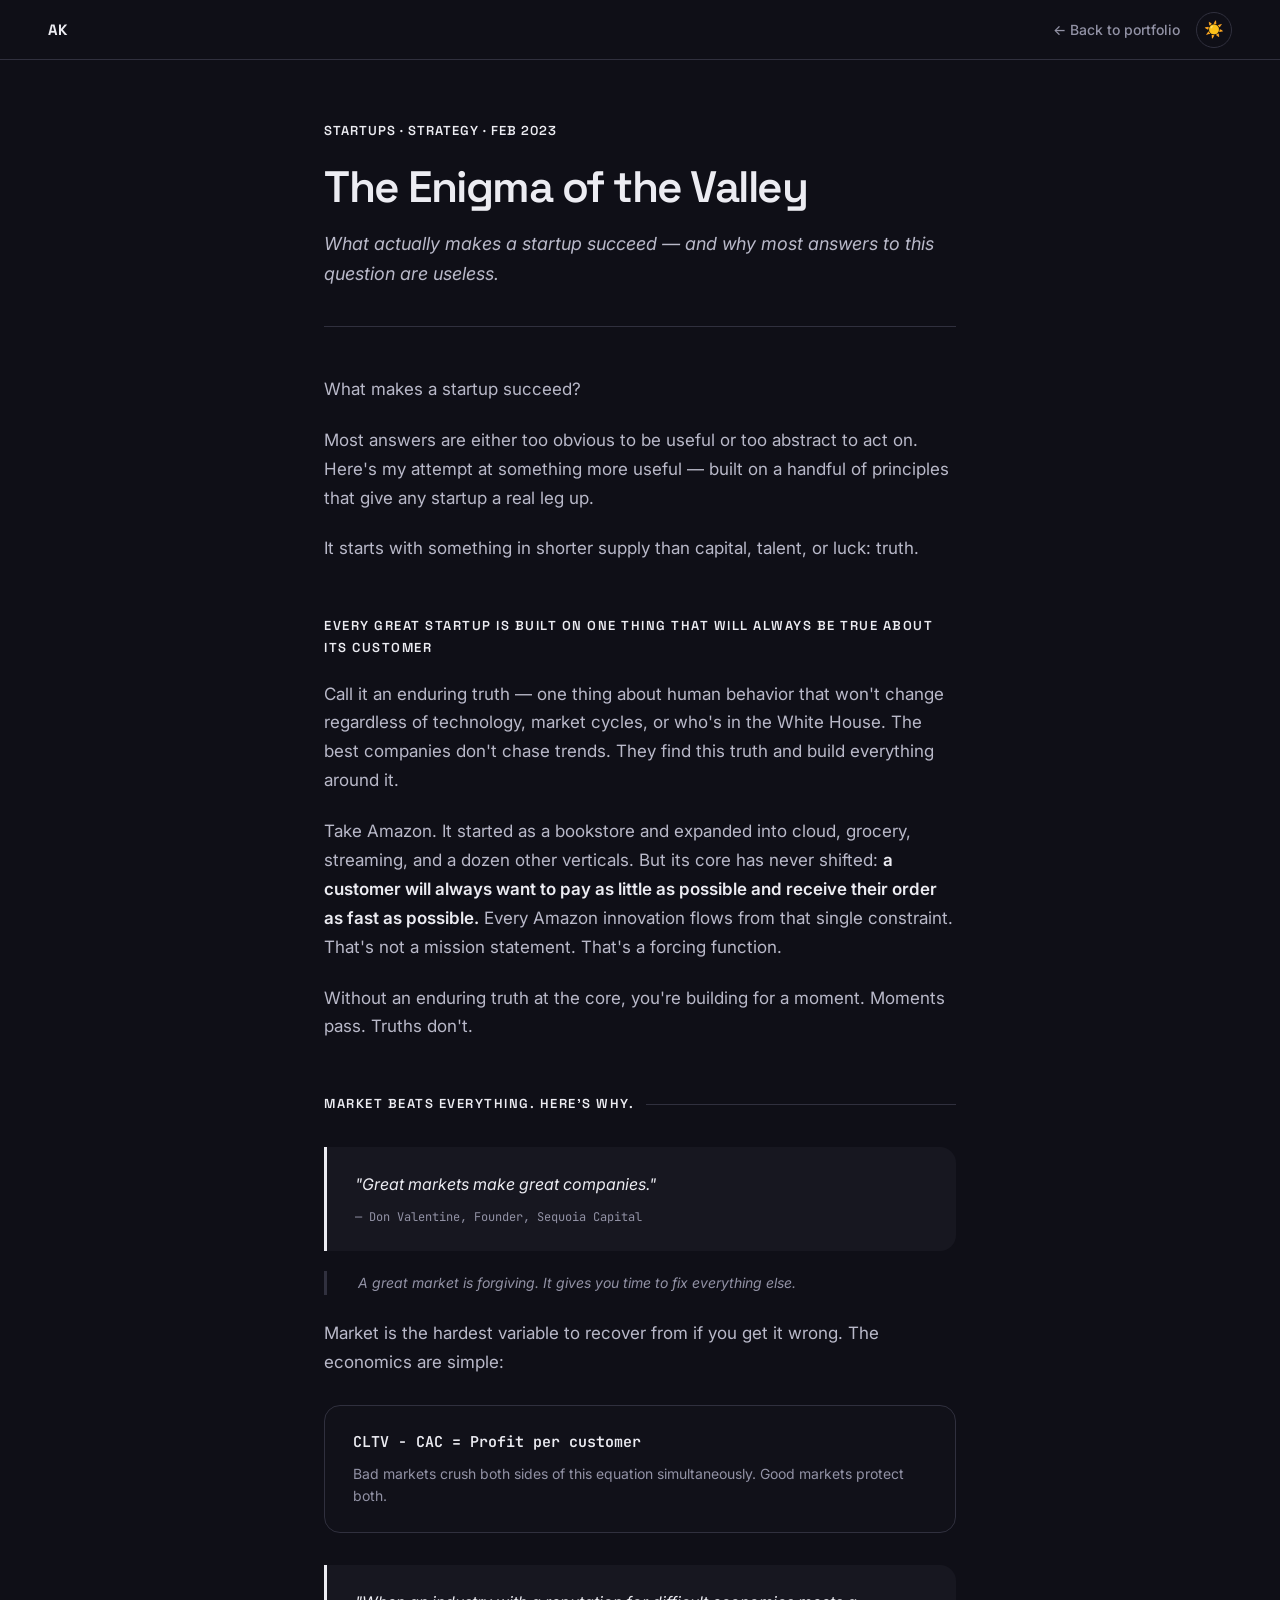
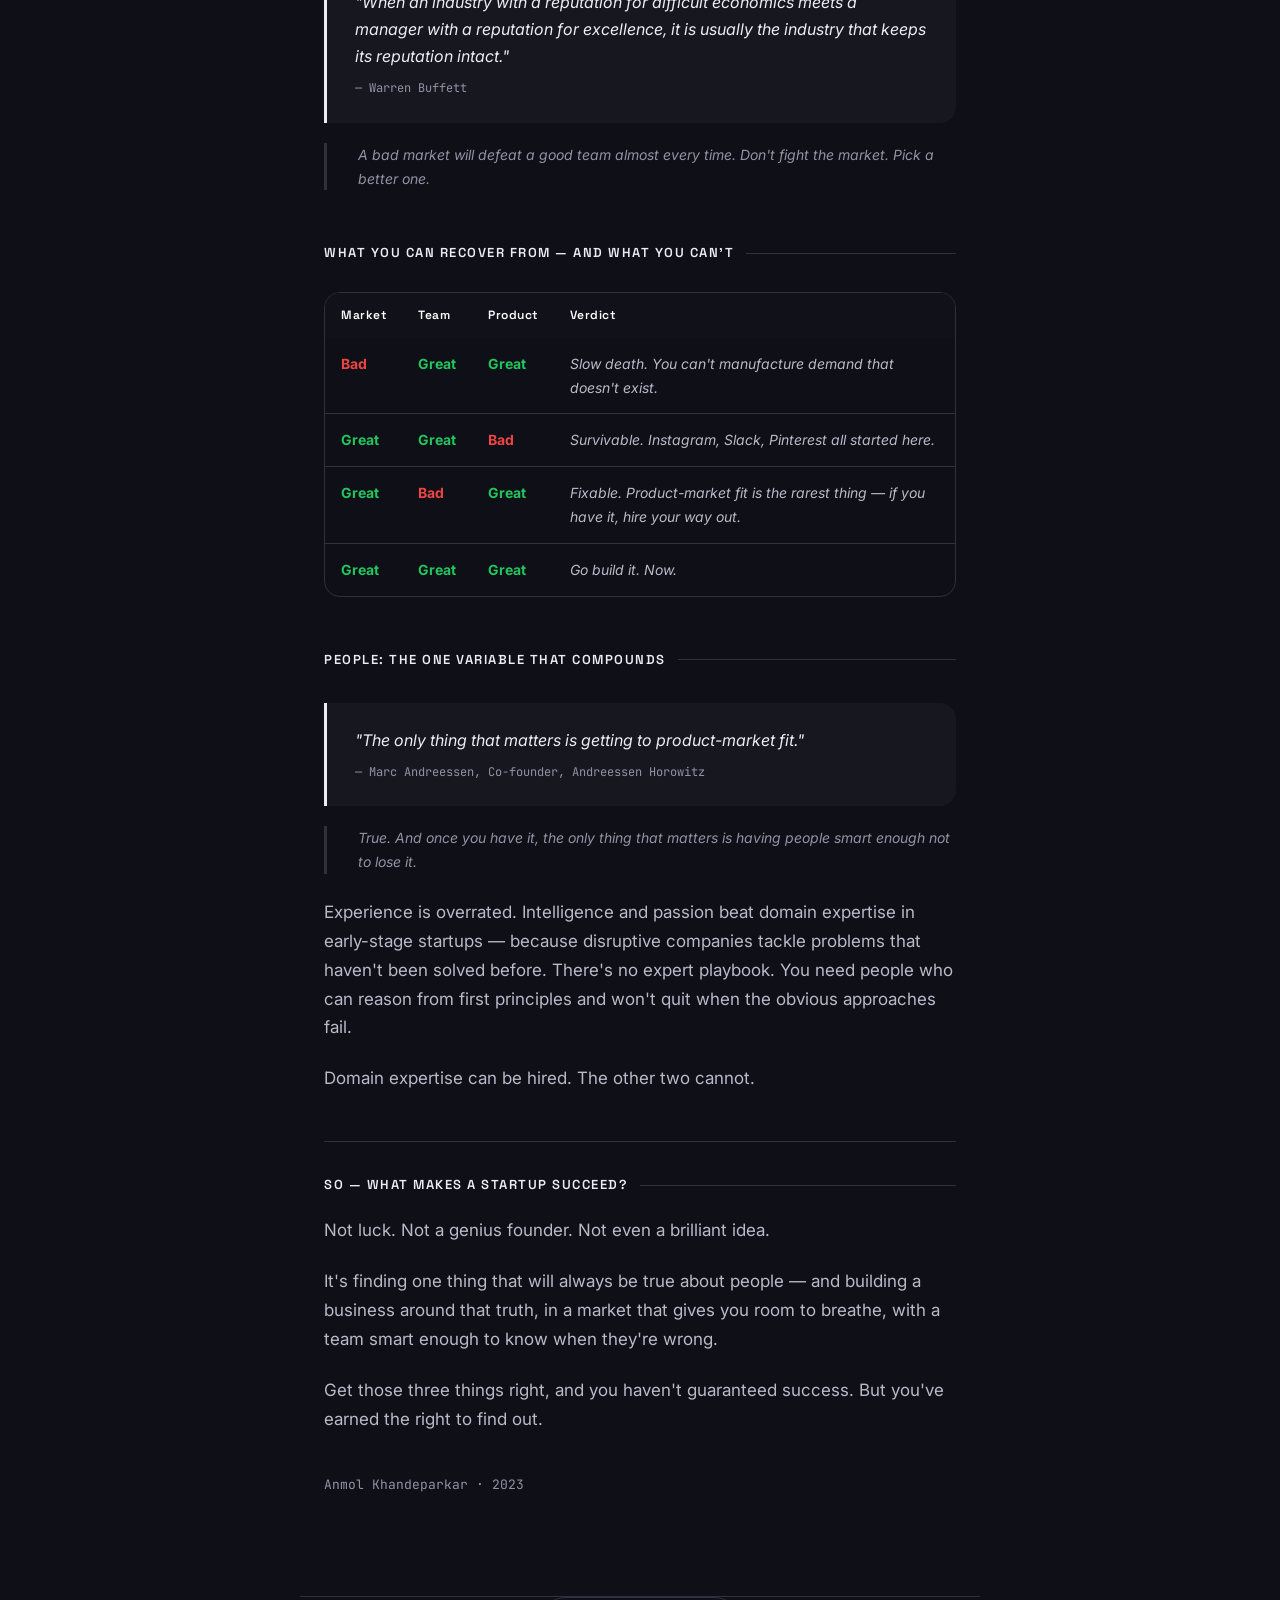
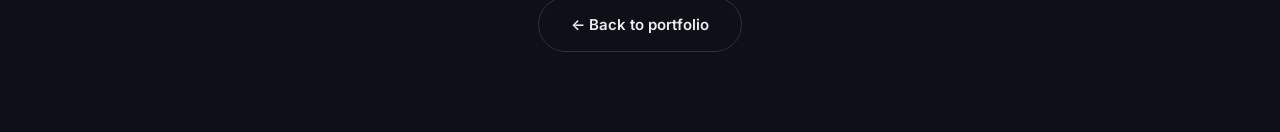
<file: enigma-of-the-valley.html>
<!DOCTYPE html>
<html lang="en" data-theme="dark">
<head>
<meta charset="UTF-8">
<meta name="viewport" content="width=device-width, initial-scale=1.0">
<title>The Enigma of the Valley — Anmol Khandeparkar</title>
<link rel="preconnect" href="https://fonts.googleapis.com">
<link href="https://fonts.googleapis.com/css2?family=Inter:wght@400;500;600;700&family=JetBrains+Mono:wght@400;500&family=Space+Grotesk:wght@500;600;700;800&display=swap" rel="stylesheet">
<style>
:root {
  --bg: #FFFFFF;
  --bg-warm: #FBF8F4;
  --surface: #FFFFFF;
  --border: #EDE8E0;
  --border2: #F5F1EC;
  --text: #1a1a2e;
  --text2: #4a4a5a;
  --muted: #8a8a9a;
  --accent: #222222;
  --purple: #8B5CF6;
  --green: #22C55E;
  --red: #EF4444;
  --sans: 'Inter', -apple-system, sans-serif;
  --mono: 'JetBrains Mono', monospace;
  --display: 'Space Grotesk', sans-serif;
  --ease: cubic-bezier(0.16, 1, 0.3, 1);
  --radius: 16px;
  --shadow: 0 2px 8px rgba(0,0,0,0.04), 0 8px 24px rgba(0,0,0,0.06);
}
[data-theme="dark"] {
  --bg: #0f0f17; --bg-warm: #141420; --surface: #1a1a2e;
  --border: #2a2a3e; --border2: #222236;
  --text: #e8e8f0; --text2: #b0b0c8; --muted: #7a7a9a;
  --accent: #b0b0c8;
  --shadow: 0 2px 8px rgba(0,0,0,0.2), 0 8px 24px rgba(0,0,0,0.3);
}
[data-theme="dark"] nav { background: rgba(15,15,23,0.9); }
[data-theme="dark"] .fact-box { background: #111119; }
[data-theme="dark"] .decision-table th { background: #111119; }
[data-theme="dark"] .formula-box { background: #111119; border-color: var(--border); }
[data-theme="dark"] footer a:hover { background: rgba(255,255,255,0.06); }
.theme-toggle {
  background: none; border: 1px solid var(--border); border-radius: 50%;
  width: 36px; height: 36px; cursor: pointer; display: flex;
  align-items: center; justify-content: center; font-size: 16px;
  transition: all 0.3s var(--ease); color: var(--muted); flex-shrink: 0;
}
.theme-toggle:hover { border-color: var(--text); color: var(--text); transform: rotate(30deg); }
*, *::before, *::after { margin: 0; padding: 0; box-sizing: border-box; }
html { scroll-behavior: smooth; }
body {
  background: var(--bg);
  color: var(--text);
  font-family: var(--sans);
  font-size: 17px;
  line-height: 1.85;
  -webkit-font-smoothing: antialiased;
  transition: background 0.4s ease, color 0.3s ease;
}
::selection { background: var(--accent); color: white; }

/* ── Nav ── */
nav {
  position: fixed; top: 0; left: 0; right: 0; z-index: 100;
  background: rgba(255,255,255,0.9);
  backdrop-filter: blur(20px); -webkit-backdrop-filter: blur(20px);
  padding: 0 48px; height: 60px;
  display: flex; justify-content: space-between; align-items: center;
  border-bottom: 1px solid var(--border2);
}
.nav-name {
  font-family: var(--display); font-size: 15px; font-weight: 700;
  color: var(--text); text-decoration: none; letter-spacing: -0.3px;
}
.back-link {
  font-size: 14px; font-weight: 500; color: var(--muted);
  text-decoration: none; display: flex; align-items: center; gap: 6px;
  transition: color 0.2s;
}
.back-link:hover { color: var(--accent); }

/* ── Article ── */
article { max-width: 680px; margin: 0 auto; padding: 120px 24px 100px; }
.meta {
  font-family: var(--display); font-size: 13px; font-weight: 600;
  color: var(--accent); letter-spacing: 1px; text-transform: uppercase;
  margin-bottom: 20px;
}
h1 {
  font-family: var(--display); font-size: clamp(32px, 5vw, 44px);
  font-weight: 800; letter-spacing: -1.5px; line-height: 1.15;
  margin-bottom: 16px; color: var(--text);
}
.subtitle {
  font-size: 18px; color: var(--text2); font-style: italic;
  margin-bottom: 48px; padding-bottom: 36px;
  border-bottom: 1px solid var(--border);
  line-height: 1.7;
}
h2 {
  font-family: var(--display); font-size: 13px; font-weight: 700;
  color: var(--accent); letter-spacing: 1.5px; text-transform: uppercase;
  margin: 52px 0 20px; display: flex; align-items: center; gap: 12px;
}
h2::after {
  content: ''; flex: 1; height: 1px; background: var(--border);
}
p { margin-bottom: 22px; color: var(--text2); }
strong { color: var(--text); font-weight: 600; }
em { font-style: italic; color: var(--muted); }

blockquote {
  margin: 32px 0; padding: 24px 28px;
  border-left: 3px solid var(--accent);
  background: var(--bg-warm); border-radius: 0 var(--radius) var(--radius) 0;
}
blockquote p {
  font-size: 16px; font-style: italic; color: var(--text);
  margin-bottom: 8px;
}
blockquote .attribution {
  font-family: var(--mono); font-size: 12px; color: var(--muted);
  font-style: normal;
}
.reaction {
  font-size: 14px; color: var(--muted); font-style: italic;
  margin-top: -12px; margin-bottom: 24px;
  padding-left: 31px; border-left: 3px solid var(--border);
  line-height: 1.7;
}

/* ── Decision table ── */
.decision-table {
  width: 100%; border-collapse: separate; border-spacing: 0;
  margin: 28px 0; border-radius: var(--radius); overflow: hidden;
  border: 1px solid var(--border);
}
.decision-table th {
  background: var(--text); color: #fff;
  padding: 12px 16px; text-align: left;
  font-family: var(--display); font-size: 12px;
  letter-spacing: 0.5px; font-weight: 600;
}
.decision-table td {
  padding: 14px 16px; border-bottom: 1px solid var(--border2);
  font-size: 14px; color: var(--text2); vertical-align: top;
}
.decision-table tr:last-child td { border-bottom: none; }
.decision-table tr:hover td { background: var(--bg-warm); }
.ok { color: var(--green); font-weight: 700; }
.bad { color: var(--red); font-weight: 700; }
.great { color: var(--green); font-weight: 700; }
.verdict { font-style: italic; color: var(--muted); font-size: 13px; }

/* ── Formula box ── */
.formula-box {
  background: var(--bg-warm); border: 1px solid var(--border);
  border-radius: var(--radius); padding: 24px 28px; margin: 28px 0;
}
.formula-box .formula {
  font-family: var(--mono); font-size: 15px; font-weight: 600;
  color: var(--text); margin-bottom: 8px;
}
.formula-box .note {
  font-size: 14px; color: var(--muted); line-height: 1.6;
}

.closing {
  margin-top: 48px; padding-top: 32px;
  border-top: 1px solid var(--border);
}
.byline {
  font-family: var(--mono); font-size: 13px; color: var(--muted);
  margin-top: 40px;
}

/* ── Footer ── */
footer {
  max-width: 680px; margin: 0 auto; padding: 0 24px 80px;
  text-align: center;
}
footer a {
  display: inline-flex; align-items: center; gap: 8px;
  font-size: 15px; font-weight: 600; color: var(--accent);
  text-decoration: none; padding: 14px 32px;
  border: 1.5px solid var(--border); border-radius: 100px;
  transition: all 0.3s var(--ease);
}
footer a:hover {
  border-color: var(--accent); background: var(--bg-warm);
  transform: translateY(-2px); box-shadow: var(--shadow);
}

/* ── Reveal ── */
.js .reveal { opacity: 0; transform: translateY(20px); transition: opacity 0.6s var(--ease), transform 0.6s var(--ease); }
.js .reveal.vis { opacity: 1; transform: translateY(0); }

@media (max-width: 768px) {
  nav { padding: 0 20px; }
  article { padding: 100px 20px 80px; }
  .decision-table { font-size: 12px; }
}
</style>
<style id="shared-presentation">
/* Shared Paper School presentation. Content and product demos retain their own structure. */
:root,[data-theme="light"]{--bg:#fff;--bg-warm:#fbf8f4;--surface:#fff;--border:#ede8e0;--border2:#ede8e0;--text:#1a1a2e;--text2:#4a4a5a;--muted:#777783;--accent:#1a1a2e;--purple:#8b5cf6;--sans:Inter,-apple-system,BlinkMacSystemFont,sans-serif;--display:'Space Grotesk',sans-serif;--mono:'JetBrains Mono',monospace;}
:root[data-theme="dark"]{color-scheme:dark;--bg:#0f0f17;--bg-warm:#171720;--surface:#1a1a25;--border:#30303e;--border2:#30303e;--text:#ececf2;--text2:#b9b9c9;--muted:#9292a5;--muted2:#9292a5;--accent:#ececf2;--shadow:0 14px 38px #0002;--shadow-hover:0 18px 46px #0003;}
html{scroll-padding-top:88px;}body{font-family:var(--sans);background:var(--bg);color:var(--text);line-height:1.7;-webkit-font-smoothing:antialiased;}
html nav,html[data-theme] nav{background:var(--bg);border-bottom:1px solid var(--border);box-shadow:none;backdrop-filter:none;}
html .theme-toggle{border-color:var(--border);color:var(--text);box-shadow:none;}html .theme-toggle:hover{transform:none;box-shadow:none;border-color:var(--muted);}
h1,h2,h3,.hero-title,.hero-name{font-family:var(--display);font-weight:600;}
html .hero-title{font-size:clamp(40px,5.5vw,72px);line-height:1.08;letter-spacing:-2.5px;overflow-wrap:anywhere;}
html .hero-tagline{font:400 23px/1.4 var(--display);margin:18px 0 22px;color:var(--text);}
html .hero-desc{font-size:16px;line-height:1.8;color:var(--text2);}
html .hero-tag{font:500 11px/1.7 var(--mono);letter-spacing:1.5px;text-transform:uppercase;color:var(--muted);background:none;border:0;padding:0;}
html .s-title{font:500 11px/1.7 var(--mono);letter-spacing:1.5px;color:var(--muted);text-transform:uppercase;margin-bottom:28px;}
html .code-link{border-radius:999px;padding:12px 22px;background:var(--text);color:var(--bg);box-shadow:none;font:600 13px/1.7 var(--sans);}
html .tech-tag,html[data-theme] .tech-tag:first-child{font:400 11px/1.7 var(--mono);border:1px solid var(--border);border-radius:99px;padding:6px 12px;background:transparent;color:var(--muted);}
html[data-theme] :is(.stat-card,.decision-card,.checker-card,.viewer-card,.feature-list,.quick-card){background:var(--surface);border-color:var(--border);border-radius:20px;box-shadow:none;}
html .stat-val{font-family:var(--display);font-weight:600;}html .stat-label{color:var(--muted);}
html :is(.terminal-wrap,.demo-wrap,.output-wrap){border-radius:24px;border:1px solid var(--border);box-shadow:0 14px 38px #0002;overflow:hidden;}
html :is(.terminal-bar,.demo-bar,.output-bar){border-bottom-color:var(--border);}
html .screen-label{font:400 12px/1.5 var(--sans);text-transform:none;letter-spacing:0;color:var(--muted);}
html .screen-frame{box-shadow:0 14px 38px #0002;}html .phone-frame{box-shadow:0 14px 38px #0002;}
html footer{border-top:1px solid var(--border);color:var(--muted);}
/* Calm portfolio chrome; keep the project screenshots and semantic demo colors. */
body::before,.aurora,.blob{display:none!important;}
html[data-theme] .hero-name{background:none;-webkit-text-fill-color:var(--text);color:var(--text);}
html .hero-photo-wrap::before{animation:none;background:var(--border);}
html .quick-card:hover{border-color:var(--muted);box-shadow:0 14px 38px #0002;transform:translateY(-2px);}
html .quick-card-title{font-family:var(--display);font-weight:600;letter-spacing:-.4px;}
html .prompt-submit,html .prompt-chip.active{background:var(--text);color:var(--bg);box-shadow:none;}
html[data-theme] .prompt-bar{background:var(--surface);border-color:var(--border);}
html[data-theme] .prompt-bar:focus,html[data-theme] .prompt-bar:focus-visible{background:var(--surface);border-color:var(--purple);box-shadow:none;outline:none;}
:focus-visible{outline:2px solid var(--purple);outline-offset:4px;}
@media(max-width:768px){html .hero-title{font-size:clamp(36px,9vw,52px);letter-spacing:-1.8px;}html .hero-tagline{font-size:21px;}html .hero-grid{gap:32px;}html .quick-card{border-radius:20px;}}
@media(prefers-reduced-motion:reduce){html{scroll-behavior:auto;}*,*::before,*::after{animation-duration:.01ms!important;transition-duration:.01ms!important;}}
/* Use-case project gallery */
.quick-cards.project-results{max-width:100%;overflow:visible;}.quick-cards.project-results.show{max-height:none;}
.project-grid{display:grid;grid-template-columns:repeat(2,minmax(0,1fr));gap:20px;text-align:left;}
.project-tile{min-width:0;background:var(--surface);border:1px solid var(--border);border-radius:22px;overflow:hidden;transition:border-color .2s,transform .2s;}
.project-tile[hidden]{display:none;}.project-tile:hover{border-color:var(--muted);transform:translateY(-3px);}
.project-tile-link{display:flex;flex-direction:column;height:100%;color:inherit;text-decoration:none;}
.project-art{height:210px;background:var(--bg-warm);border-bottom:1px solid var(--border);overflow:hidden;display:flex;align-items:center;justify-content:center;}
.project-art.phone img{height:190px;width:auto;border:4px solid #19191e;border-radius:22px;box-shadow:0 10px 28px #0003;}
.project-art.game img{width:100%;height:100%;object-fit:contain;padding:14px;}
.project-art.workflow{padding:24px;align-items:stretch;flex-direction:column;gap:10px;}
.workflow-caption{font:10px var(--mono);text-transform:uppercase;letter-spacing:1.3px;color:var(--muted);margin-bottom:4px;}
.workflow-step{font:12px/1.5 var(--sans);color:var(--text2);padding:9px 10px;border:1px solid var(--border);border-radius:9px;background:var(--surface);}.workflow-step span{color:var(--purple);font:10px var(--mono);margin-right:10px;}
.project-copy{padding:22px;display:flex;flex:1;flex-direction:column;}.project-category{font:10px/1.6 var(--mono);color:var(--muted);margin-bottom:9px;}.project-copy h3{font:600 20px/1.25 var(--display);letter-spacing:-.5px;margin:0 0 10px;}.project-summary{font:14px/1.65 var(--sans);color:var(--text2);margin:0 0 22px;}.project-explore{font:500 12px var(--sans);color:var(--text);margin-top:auto;}
.projects-more{display:block;margin:24px auto 0;padding:12px 22px;border:1px solid var(--border);border-radius:99px;background:transparent;color:var(--text);font:500 13px var(--sans);cursor:pointer;}.projects-more:hover{border-color:var(--muted);}.projects-more span{color:var(--muted);}
@media(max-width:540px){.project-grid{grid-template-columns:1fr;gap:18px;}.project-art{height:220px;}}

/* Actual product captures, sized to read as imagery rather than tiny icons. */
.project-art{height:250px;}
.project-art.product-shot{padding:0;align-items:stretch;}
.project-art.product-shot img{display:block;width:100%;height:100%;object-fit:cover;object-position:top left;}
.project-art.fund-shot img{width:135%;max-width:none;flex:none;object-fit:cover;object-position:50% 60%;margin-left:-17.5%;}
.project-art.phone{background:radial-gradient(ellipse at center,#292735,var(--bg-warm) 75%);}
.project-art.phone img{height:232px;max-width:100%;object-fit:contain;}
@media(max-width:540px){.project-art{height:260px;}.project-art.phone img{height:242px;}}
/* Project gallery: room for real product interfaces, without clipping screenshots. */
#hero .wrap:has(.project-results.show){width:100%;max-width:1080px;}
.quick-cards.project-results{width:100%;max-width:976px;margin-top:36px;}
.project-grid{gap:28px;}
.project-tile{border-radius:16px;background:var(--bg);border-color:var(--border);}
.project-art,.project-art.product-shot{height:auto;aspect-ratio:16/10;padding:20px;background:#171720;align-items:center;justify-content:center;}
.project-art.product-shot img,.project-art.fund-shot img{display:block;width:100%;height:auto;max-width:100%;max-height:100%;margin:0;object-fit:contain;object-position:center;border-radius:7px;box-shadow:0 8px 24px #0003;}
.project-art.phone{height:auto;aspect-ratio:16/10;background:#eee8db;padding:0;position:relative;}
.project-art.phone img{height:124%;width:auto;max-width:none;max-height:none;object-fit:contain;border:5px solid #202024;border-radius:28px;transform:translateY(13%);box-shadow:0 12px 35px #0003;}
.project-copy{padding:22px 24px 24px;background:var(--bg);}
.project-category{font:500 10px/1.5 var(--sans);letter-spacing:.6px;text-transform:uppercase;margin-bottom:8px;}
.project-copy h3{font-size:23px;line-height:1.2;letter-spacing:-.6px;}
.project-summary{font-size:14px;line-height:1.65;max-width:36ch;margin-bottom:20px;}
.project-explore{font-size:12px;color:var(--muted);}
.project-tile:hover .project-explore{color:var(--text);}
@media(max-width:700px){.project-grid{grid-template-columns:1fr;gap:24px;}.quick-cards.project-results{max-width:480px;}.project-art,.project-art.product-shot,.project-art.phone{height:auto;aspect-ratio:16/10;}.project-art.phone img{height:124%;}.project-copy{padding:20px 22px 24px;}}
.project-filters{display:flex;flex-wrap:wrap;gap:8px;margin:0 0 12px;text-align:left;}
.project-filter{padding:8px 14px;border:1px solid var(--border);border-radius:99px;background:transparent;color:var(--text2);font:500 12px/1.5 var(--sans);cursor:pointer;transition:background .15s,color .15s,border-color .15s;}
.project-filter:hover{border-color:var(--muted);color:var(--text);}
.project-filter[aria-pressed="true"]{background:var(--text);color:var(--bg);border-color:var(--text);}
.project-count{text-align:left;font:12px/1.5 var(--sans);color:var(--muted);margin:0 0 20px;}
.education-heading{display:flex;align-items:center;justify-content:space-between;gap:20px;margin-bottom:6px;}.education-heading>div{min-width:0;}.education-logo{display:block;flex:0 0 64px;width:64px;height:auto;object-fit:contain;}.education-heading .quick-card-meta{margin-bottom:0;}
</style>
</head>
<body>

<nav>
  <a href="index.html" class="nav-name">AK</a>
  <div style="display:flex;align-items:center;gap:16px;">
    <a href="index.html" class="back-link">← Back to portfolio</a>
    <button class="theme-toggle" id="theme-toggle" title="Toggle dark mode">☀️</button>
  </div>
</nav>

<article>
  <div class="meta reveal">Startups · Strategy · Feb 2023</div>
  <h1 class="reveal">The Enigma of the Valley</h1>
  <p class="subtitle reveal">What actually makes a startup succeed — and why most answers to this question are useless.</p>

  <p class="reveal">What makes a startup succeed?</p>
  <p class="reveal">Most answers are either too obvious to be useful or too abstract to act on. Here's my attempt at something more useful — built on a handful of principles that give any startup a real leg up.</p>
  <p class="reveal">It starts with something in shorter supply than capital, talent, or luck: truth.</p>

  <h2 class="reveal">Every great startup is built on one thing that will always be true about its customer</h2>

  <p class="reveal">Call it an enduring truth — one thing about human behavior that won't change regardless of technology, market cycles, or who's in the White House. The best companies don't chase trends. They find this truth and build everything around it.</p>
  <p class="reveal">Take Amazon. It started as a bookstore and expanded into cloud, grocery, streaming, and a dozen other verticals. But its core has never shifted: <strong>a customer will always want to pay as little as possible and receive their order as fast as possible.</strong> Every Amazon innovation flows from that single constraint. That's not a mission statement. That's a forcing function.</p>
  <p class="reveal">Without an enduring truth at the core, you're building for a moment. Moments pass. Truths don't.</p>

  <h2 class="reveal">Market beats everything. Here's why.</h2>

  <blockquote class="reveal">
    <p>"Great markets make great companies."</p>
    <div class="attribution">— Don Valentine, Founder, Sequoia Capital</div>
  </blockquote>
  <div class="reaction reveal">A great market is forgiving. It gives you time to fix everything else.</div>

  <p class="reveal">Market is the hardest variable to recover from if you get it wrong. The economics are simple:</p>

  <div class="formula-box reveal">
    <div class="formula">CLTV − CAC = Profit per customer</div>
    <div class="note">Bad markets crush both sides of this equation simultaneously. Good markets protect both.</div>
  </div>

  <blockquote class="reveal">
    <p>"When an industry with a reputation for difficult economics meets a manager with a reputation for excellence, it is usually the industry that keeps its reputation intact."</p>
    <div class="attribution">— Warren Buffett</div>
  </blockquote>
  <div class="reaction reveal">A bad market will defeat a good team almost every time. Don't fight the market. Pick a better one.</div>

  <h2 class="reveal">What you can recover from — and what you can't</h2>

  <table class="decision-table reveal">
    <thead>
      <tr><th>Market</th><th>Team</th><th>Product</th><th>Verdict</th></tr>
    </thead>
    <tbody>
      <tr>
        <td><span class="bad">Bad</span></td>
        <td><span class="great">Great</span></td>
        <td><span class="great">Great</span></td>
        <td class="verdict">Slow death. You can't manufacture demand that doesn't exist.</td>
      </tr>
      <tr>
        <td><span class="great">Great</span></td>
        <td><span class="great">Great</span></td>
        <td><span class="bad">Bad</span></td>
        <td class="verdict">Survivable. Instagram, Slack, Pinterest all started here.</td>
      </tr>
      <tr>
        <td><span class="great">Great</span></td>
        <td><span class="bad">Bad</span></td>
        <td><span class="great">Great</span></td>
        <td class="verdict">Fixable. Product-market fit is the rarest thing — if you have it, hire your way out.</td>
      </tr>
      <tr>
        <td><span class="great">Great</span></td>
        <td><span class="great">Great</span></td>
        <td><span class="great">Great</span></td>
        <td class="verdict">Go build it. Now.</td>
      </tr>
    </tbody>
  </table>

  <h2 class="reveal">People: the one variable that compounds</h2>

  <blockquote class="reveal">
    <p>"The only thing that matters is getting to product-market fit."</p>
    <div class="attribution">— Marc Andreessen, Co-founder, Andreessen Horowitz</div>
  </blockquote>
  <div class="reaction reveal">True. And once you have it, the only thing that matters is having people smart enough not to lose it.</div>

  <p class="reveal">Experience is overrated. Intelligence and passion beat domain expertise in early-stage startups — because disruptive companies tackle problems that haven't been solved before. There's no expert playbook. You need people who can reason from first principles and won't quit when the obvious approaches fail.</p>
  <p class="reveal">Domain expertise can be hired. The other two cannot.</p>

  <h2 class="closing reveal">So — what makes a startup succeed?</h2>

  <p class="reveal">Not luck. Not a genius founder. Not even a brilliant idea.</p>
  <p class="reveal">It's finding one thing that will always be true about people — and building a business around that truth, in a market that gives you room to breathe, with a team smart enough to know when they're wrong.</p>
  <p class="reveal">Get those three things right, and you haven't guaranteed success. But you've earned the right to find out.</p>

  <div class="byline reveal">Anmol Khandeparkar · 2023</div>
</article>

<footer>
  <a href="index.html">← Back to portfolio</a>
</footer>

<script>
(function(){
  document.documentElement.classList.add('js');
  try {
    const obs = new IntersectionObserver(entries => {
      entries.forEach(e => { if(e.isIntersecting) { e.target.classList.add('vis'); obs.unobserve(e.target); }});
    }, { threshold: 0.08, rootMargin: '0px 0px -40px 0px' });
    document.querySelectorAll('.reveal').forEach(el => obs.observe(el));
  } catch(e) { document.querySelectorAll('.reveal').forEach(el => el.classList.add('vis')); }
  setTimeout(() => document.querySelectorAll('.reveal:not(.vis)').forEach(el => el.classList.add('vis')), 3000);
})();
</script>
<script>
(function(){
  const t=localStorage.getItem('portfolio-theme')||'dark';
  document.documentElement.setAttribute('data-theme',t);
  const b=document.getElementById('theme-toggle');
  if(b){b.textContent=t==='dark'?'☀️':'🌙';b.addEventListener('click',()=>{const c=document.documentElement.getAttribute('data-theme'),n=c==='dark'?'light':'dark';document.documentElement.setAttribute('data-theme',n);localStorage.setItem('portfolio-theme',n);b.textContent=n==='dark'?'☀️':'🌙';});}
})();
</script>
</body>
</html>
</file>
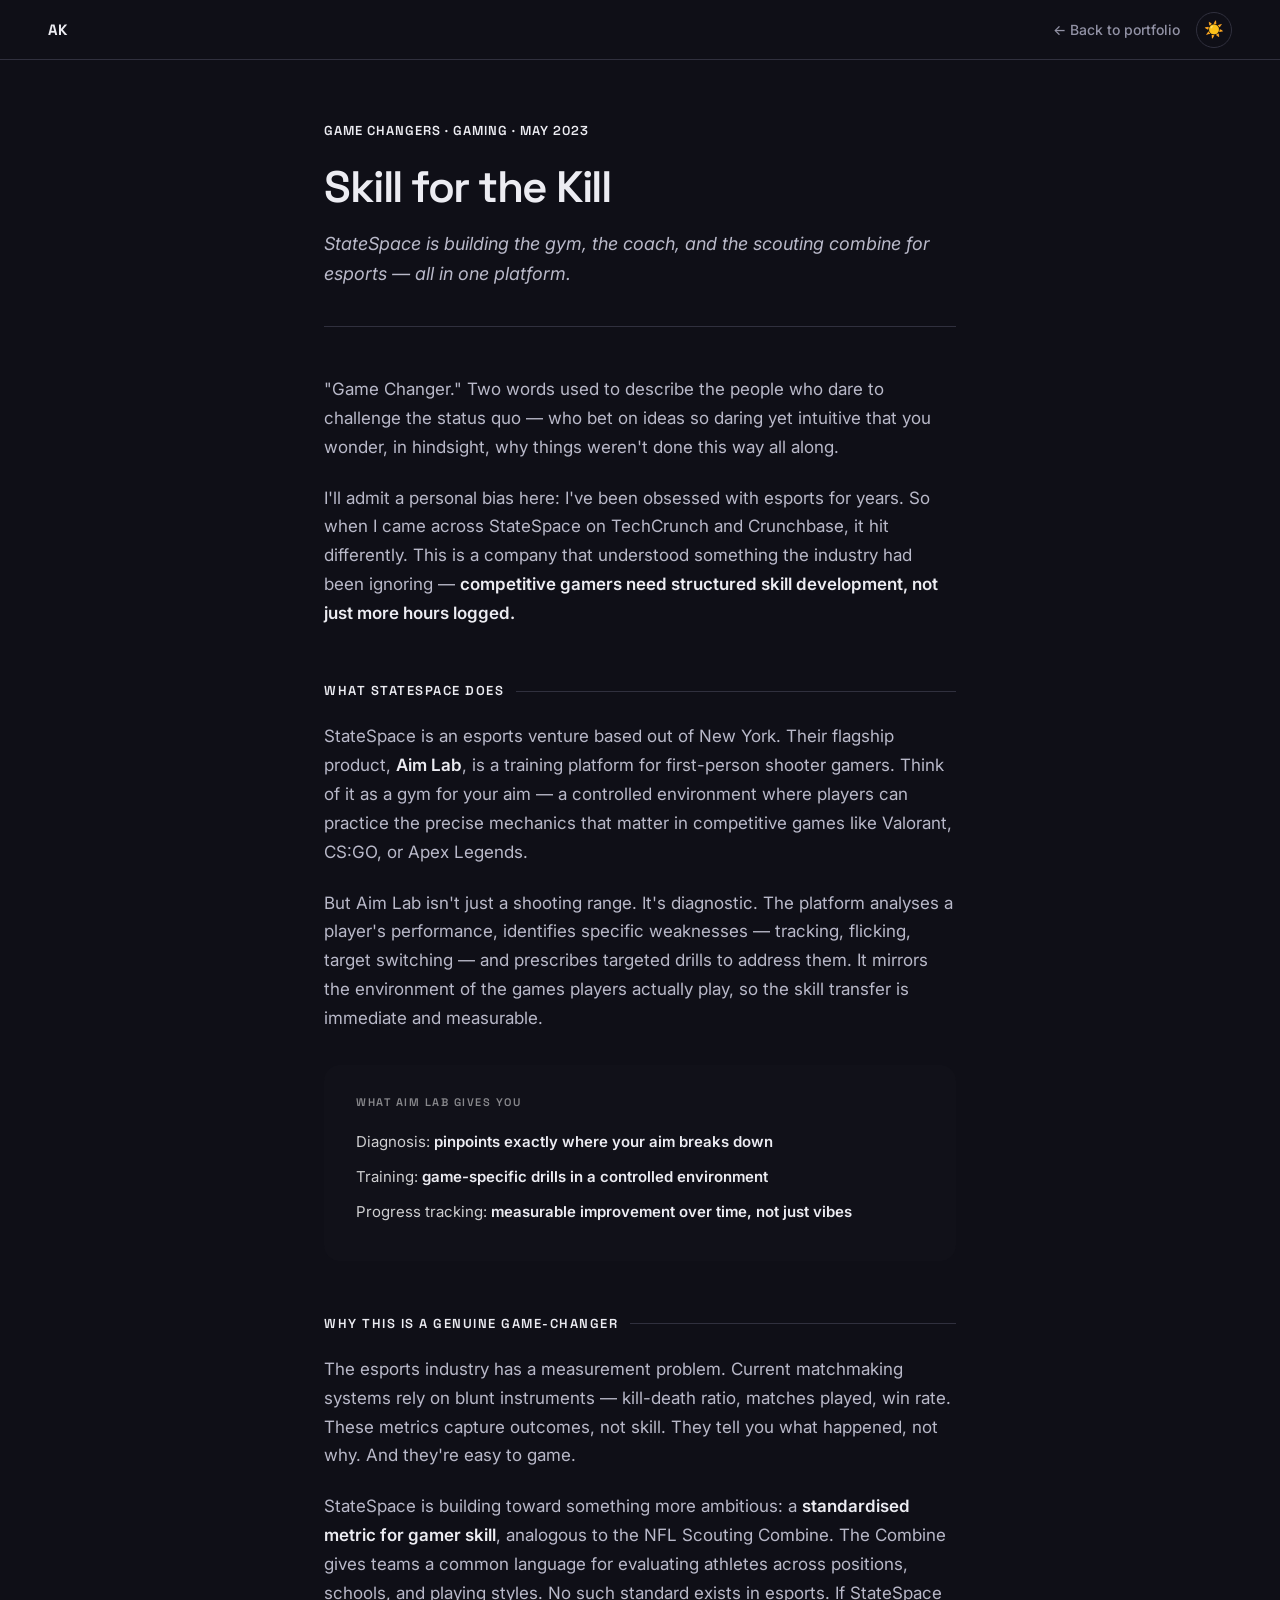
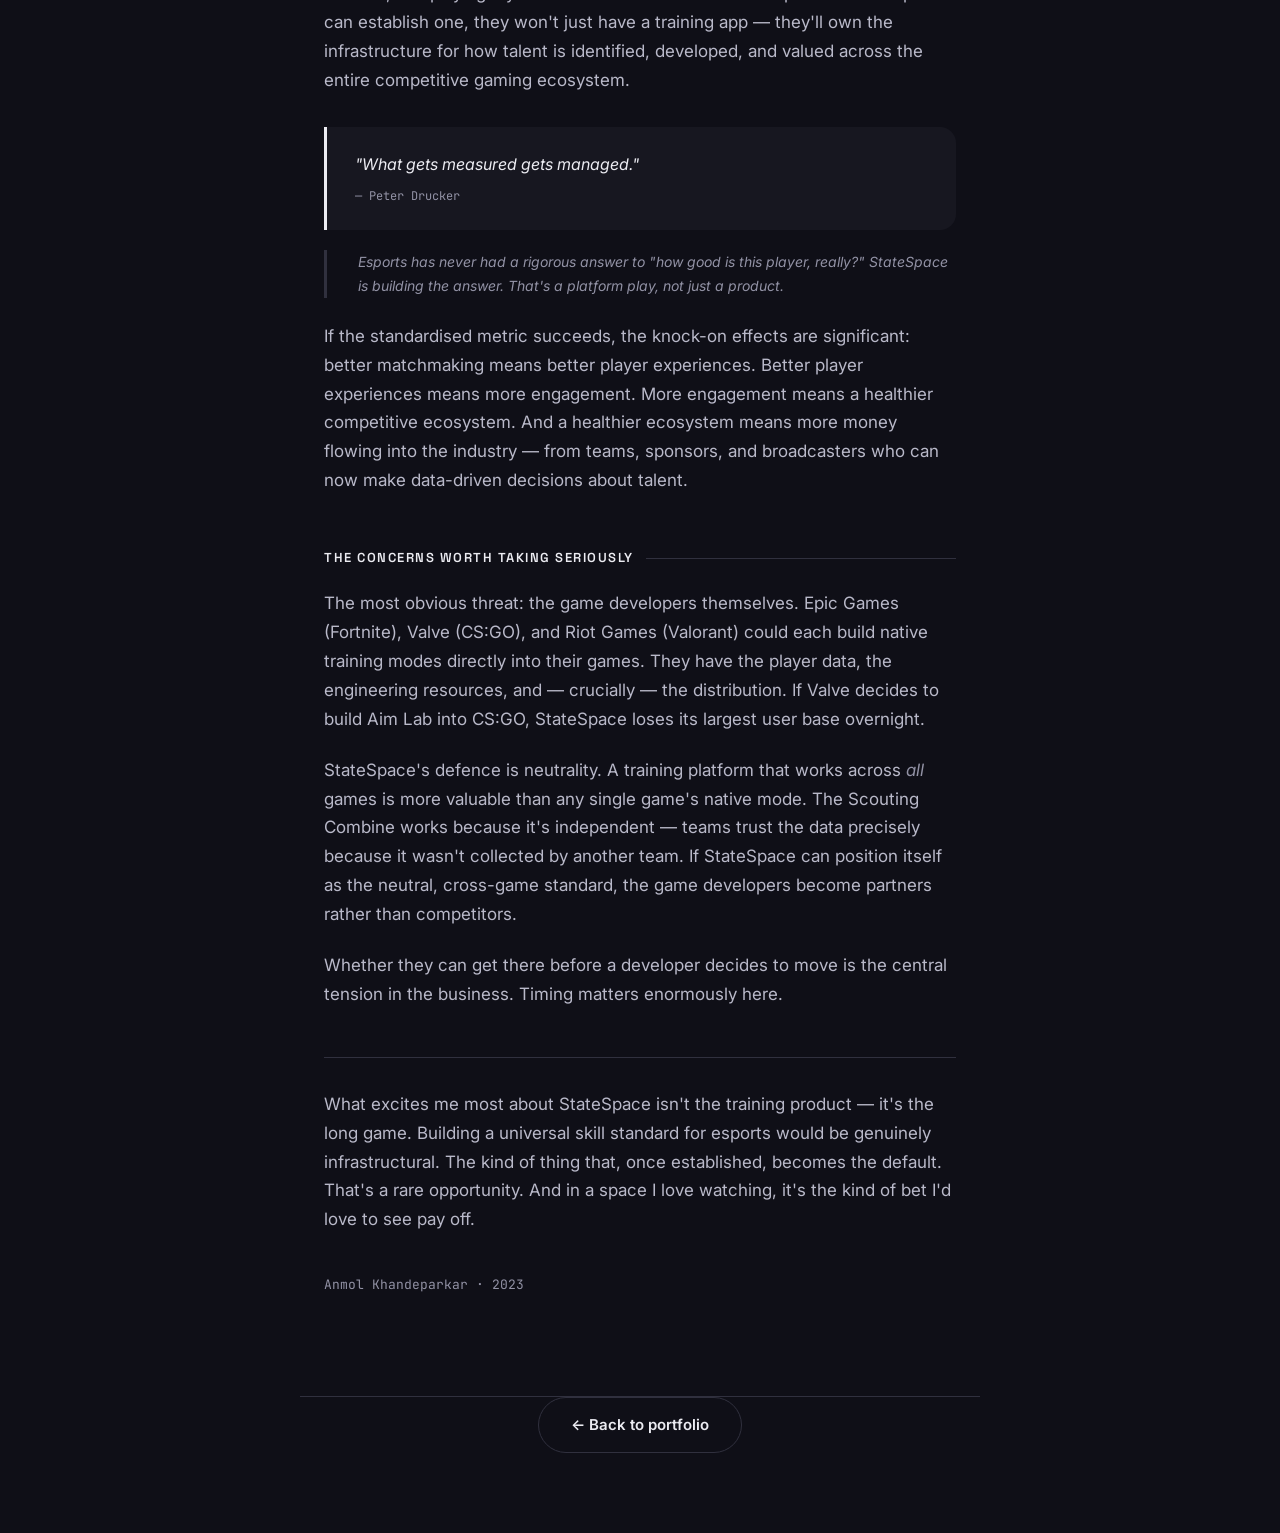
<file: game-changer-skill-for-the-kill.html>
<!DOCTYPE html>
<html lang="en" data-theme="dark">
<head>
<meta charset="UTF-8">
<meta name="viewport" content="width=device-width, initial-scale=1.0">
<title>Game Changer: Skill for the Kill — Anmol Khandeparkar</title>
<link rel="preconnect" href="https://fonts.googleapis.com">
<link href="https://fonts.googleapis.com/css2?family=Inter:wght@400;500;600;700&family=JetBrains+Mono:wght@400;500&family=Space+Grotesk:wght@500;600;700;800&display=swap" rel="stylesheet">
<style>
:root {
  --bg: #FFFFFF;
  --bg-warm: #FBF8F4;
  --surface: #FFFFFF;
  --border: #EDE8E0;
  --border2: #F5F1EC;
  --text: #1a1a2e;
  --text2: #4a4a5a;
  --muted: #8a8a9a;
  --accent: #222222;
  --purple: #8B5CF6;
  --sans: 'Inter', -apple-system, sans-serif;
  --mono: 'JetBrains Mono', monospace;
  --display: 'Space Grotesk', sans-serif;
  --ease: cubic-bezier(0.16, 1, 0.3, 1);
  --radius: 16px;
  --shadow: 0 2px 8px rgba(0,0,0,0.04), 0 8px 24px rgba(0,0,0,0.06);
}
[data-theme="dark"] {
  --bg: #0f0f17; --bg-warm: #141420; --surface: #1a1a2e;
  --border: #2a2a3e; --border2: #222236;
  --text: #e8e8f0; --text2: #b0b0c8; --muted: #7a7a9a;
  --accent: #b0b0c8;
  --shadow: 0 2px 8px rgba(0,0,0,0.2), 0 8px 24px rgba(0,0,0,0.3);
}
[data-theme="dark"] nav { background: rgba(15,15,23,0.9); }
[data-theme="dark"] .fact-box { background: #111119; }
[data-theme="dark"] footer a:hover { background: rgba(255,255,255,0.06); }
.theme-toggle {
  background: none; border: 1px solid var(--border); border-radius: 50%;
  width: 36px; height: 36px; cursor: pointer; display: flex;
  align-items: center; justify-content: center; font-size: 16px;
  transition: all 0.3s var(--ease); color: var(--muted); flex-shrink: 0;
}
.theme-toggle:hover { border-color: var(--text); color: var(--text); transform: rotate(30deg); }
*, *::before, *::after { margin: 0; padding: 0; box-sizing: border-box; }
html { scroll-behavior: smooth; }
body {
  background: var(--bg); color: var(--text);
  font-family: var(--sans); font-size: 17px; line-height: 1.85;
  -webkit-font-smoothing: antialiased; transition: background 0.4s ease, color 0.3s ease;
}
::selection { background: var(--accent); color: white; }
nav {
  position: fixed; top: 0; left: 0; right: 0; z-index: 100;
  background: rgba(255,255,255,0.9);
  backdrop-filter: blur(20px); -webkit-backdrop-filter: blur(20px);
  padding: 0 48px; height: 60px;
  display: flex; justify-content: space-between; align-items: center;
  border-bottom: 1px solid var(--border2);
}
.nav-name { font-family: var(--display); font-size: 15px; font-weight: 700; color: var(--text); text-decoration: none; letter-spacing: -0.3px; }
.back-link { font-size: 14px; font-weight: 500; color: var(--muted); text-decoration: none; display: flex; align-items: center; gap: 6px; transition: color 0.2s; }
.back-link:hover { color: var(--accent); }
article { max-width: 680px; margin: 0 auto; padding: 120px 24px 100px; }
.meta { font-family: var(--display); font-size: 13px; font-weight: 600; color: var(--accent); letter-spacing: 1px; text-transform: uppercase; margin-bottom: 20px; }
h1 { font-family: var(--display); font-size: clamp(32px, 5vw, 44px); font-weight: 800; letter-spacing: -1.5px; line-height: 1.15; margin-bottom: 16px; }
.subtitle { font-size: 18px; color: var(--text2); font-style: italic; margin-bottom: 48px; padding-bottom: 36px; border-bottom: 1px solid var(--border); line-height: 1.7; }
h2 { font-family: var(--display); font-size: 13px; font-weight: 700; color: var(--accent); letter-spacing: 1.5px; text-transform: uppercase; margin: 52px 0 20px; display: flex; align-items: center; gap: 12px; }
h2::after { content: ''; flex: 1; height: 1px; background: var(--border); }
p { margin-bottom: 22px; color: var(--text2); }
strong { color: var(--text); font-weight: 600; }
em { font-style: italic; color: var(--muted); }
blockquote { margin: 32px 0; padding: 24px 28px; border-left: 3px solid var(--accent); background: var(--bg-warm); border-radius: 0 var(--radius) var(--radius) 0; }
blockquote p { font-size: 16px; font-style: italic; color: var(--text); margin-bottom: 8px; }
blockquote .attribution { font-family: var(--mono); font-size: 12px; color: var(--muted); font-style: normal; }
.reaction { font-size: 14px; color: var(--muted); font-style: italic; margin-top: -12px; margin-bottom: 24px; padding-left: 31px; border-left: 3px solid var(--border); line-height: 1.7; }
.fact-box {
  background: var(--text); color: #f0ede8;
  padding: 28px 32px; margin: 32px 0; border-radius: var(--radius);
}
.fact-box .label { font-family: var(--display); font-size: 11px; letter-spacing: 1.5px; text-transform: uppercase; color: rgba(255,255,255,0.5); margin-bottom: 16px; font-weight: 600; }
.fact-box .fact { font-size: 15px; line-height: 1.8; margin-bottom: 8px; color: rgba(255,255,255,0.8); }
.fact-box .fact span { color: var(--accent); font-weight: 600; }
.closing { margin-top: 48px; padding-top: 32px; border-top: 1px solid var(--border); }
.byline { font-family: var(--mono); font-size: 13px; color: var(--muted); margin-top: 40px; }
footer { max-width: 680px; margin: 0 auto; padding: 0 24px 80px; text-align: center; }
footer a { display: inline-flex; align-items: center; gap: 8px; font-size: 15px; font-weight: 600; color: var(--accent); text-decoration: none; padding: 14px 32px; border: 1.5px solid var(--border); border-radius: 100px; transition: all 0.3s var(--ease); }
footer a:hover { border-color: var(--accent); background: var(--bg-warm); transform: translateY(-2px); box-shadow: var(--shadow); }
.js .reveal { opacity: 0; transform: translateY(20px); transition: opacity 0.6s var(--ease), transform 0.6s var(--ease); }
.js .reveal.vis { opacity: 1; transform: translateY(0); }
@media (max-width: 768px) { nav { padding: 0 20px; } article { padding: 100px 20px 80px; } }
</style>
<style id="shared-presentation">
/* Shared Paper School presentation. Content and product demos retain their own structure. */
:root,[data-theme="light"]{--bg:#fff;--bg-warm:#fbf8f4;--surface:#fff;--border:#ede8e0;--border2:#ede8e0;--text:#1a1a2e;--text2:#4a4a5a;--muted:#777783;--accent:#1a1a2e;--purple:#8b5cf6;--sans:Inter,-apple-system,BlinkMacSystemFont,sans-serif;--display:'Space Grotesk',sans-serif;--mono:'JetBrains Mono',monospace;}
:root[data-theme="dark"]{color-scheme:dark;--bg:#0f0f17;--bg-warm:#171720;--surface:#1a1a25;--border:#30303e;--border2:#30303e;--text:#ececf2;--text2:#b9b9c9;--muted:#9292a5;--muted2:#9292a5;--accent:#ececf2;--shadow:0 14px 38px #0002;--shadow-hover:0 18px 46px #0003;}
html{scroll-padding-top:88px;}body{font-family:var(--sans);background:var(--bg);color:var(--text);line-height:1.7;-webkit-font-smoothing:antialiased;}
html nav,html[data-theme] nav{background:var(--bg);border-bottom:1px solid var(--border);box-shadow:none;backdrop-filter:none;}
html .theme-toggle{border-color:var(--border);color:var(--text);box-shadow:none;}html .theme-toggle:hover{transform:none;box-shadow:none;border-color:var(--muted);}
h1,h2,h3,.hero-title,.hero-name{font-family:var(--display);font-weight:600;}
html .hero-title{font-size:clamp(40px,5.5vw,72px);line-height:1.08;letter-spacing:-2.5px;overflow-wrap:anywhere;}
html .hero-tagline{font:400 23px/1.4 var(--display);margin:18px 0 22px;color:var(--text);}
html .hero-desc{font-size:16px;line-height:1.8;color:var(--text2);}
html .hero-tag{font:500 11px/1.7 var(--mono);letter-spacing:1.5px;text-transform:uppercase;color:var(--muted);background:none;border:0;padding:0;}
html .s-title{font:500 11px/1.7 var(--mono);letter-spacing:1.5px;color:var(--muted);text-transform:uppercase;margin-bottom:28px;}
html .code-link{border-radius:999px;padding:12px 22px;background:var(--text);color:var(--bg);box-shadow:none;font:600 13px/1.7 var(--sans);}
html .tech-tag,html[data-theme] .tech-tag:first-child{font:400 11px/1.7 var(--mono);border:1px solid var(--border);border-radius:99px;padding:6px 12px;background:transparent;color:var(--muted);}
html[data-theme] :is(.stat-card,.decision-card,.checker-card,.viewer-card,.feature-list,.quick-card){background:var(--surface);border-color:var(--border);border-radius:20px;box-shadow:none;}
html .stat-val{font-family:var(--display);font-weight:600;}html .stat-label{color:var(--muted);}
html :is(.terminal-wrap,.demo-wrap,.output-wrap){border-radius:24px;border:1px solid var(--border);box-shadow:0 14px 38px #0002;overflow:hidden;}
html :is(.terminal-bar,.demo-bar,.output-bar){border-bottom-color:var(--border);}
html .screen-label{font:400 12px/1.5 var(--sans);text-transform:none;letter-spacing:0;color:var(--muted);}
html .screen-frame{box-shadow:0 14px 38px #0002;}html .phone-frame{box-shadow:0 14px 38px #0002;}
html footer{border-top:1px solid var(--border);color:var(--muted);}
/* Calm portfolio chrome; keep the project screenshots and semantic demo colors. */
body::before,.aurora,.blob{display:none!important;}
html[data-theme] .hero-name{background:none;-webkit-text-fill-color:var(--text);color:var(--text);}
html .hero-photo-wrap::before{animation:none;background:var(--border);}
html .quick-card:hover{border-color:var(--muted);box-shadow:0 14px 38px #0002;transform:translateY(-2px);}
html .quick-card-title{font-family:var(--display);font-weight:600;letter-spacing:-.4px;}
html .prompt-submit,html .prompt-chip.active{background:var(--text);color:var(--bg);box-shadow:none;}
html[data-theme] .prompt-bar{background:var(--surface);border-color:var(--border);}
html[data-theme] .prompt-bar:focus,html[data-theme] .prompt-bar:focus-visible{background:var(--surface);border-color:var(--purple);box-shadow:none;outline:none;}
:focus-visible{outline:2px solid var(--purple);outline-offset:4px;}
@media(max-width:768px){html .hero-title{font-size:clamp(36px,9vw,52px);letter-spacing:-1.8px;}html .hero-tagline{font-size:21px;}html .hero-grid{gap:32px;}html .quick-card{border-radius:20px;}}
@media(prefers-reduced-motion:reduce){html{scroll-behavior:auto;}*,*::before,*::after{animation-duration:.01ms!important;transition-duration:.01ms!important;}}
/* Use-case project gallery */
.quick-cards.project-results{max-width:100%;overflow:visible;}.quick-cards.project-results.show{max-height:none;}
.project-grid{display:grid;grid-template-columns:repeat(2,minmax(0,1fr));gap:20px;text-align:left;}
.project-tile{min-width:0;background:var(--surface);border:1px solid var(--border);border-radius:22px;overflow:hidden;transition:border-color .2s,transform .2s;}
.project-tile[hidden]{display:none;}.project-tile:hover{border-color:var(--muted);transform:translateY(-3px);}
.project-tile-link{display:flex;flex-direction:column;height:100%;color:inherit;text-decoration:none;}
.project-art{height:210px;background:var(--bg-warm);border-bottom:1px solid var(--border);overflow:hidden;display:flex;align-items:center;justify-content:center;}
.project-art.phone img{height:190px;width:auto;border:4px solid #19191e;border-radius:22px;box-shadow:0 10px 28px #0003;}
.project-art.game img{width:100%;height:100%;object-fit:contain;padding:14px;}
.project-art.workflow{padding:24px;align-items:stretch;flex-direction:column;gap:10px;}
.workflow-caption{font:10px var(--mono);text-transform:uppercase;letter-spacing:1.3px;color:var(--muted);margin-bottom:4px;}
.workflow-step{font:12px/1.5 var(--sans);color:var(--text2);padding:9px 10px;border:1px solid var(--border);border-radius:9px;background:var(--surface);}.workflow-step span{color:var(--purple);font:10px var(--mono);margin-right:10px;}
.project-copy{padding:22px;display:flex;flex:1;flex-direction:column;}.project-category{font:10px/1.6 var(--mono);color:var(--muted);margin-bottom:9px;}.project-copy h3{font:600 20px/1.25 var(--display);letter-spacing:-.5px;margin:0 0 10px;}.project-summary{font:14px/1.65 var(--sans);color:var(--text2);margin:0 0 22px;}.project-explore{font:500 12px var(--sans);color:var(--text);margin-top:auto;}
.projects-more{display:block;margin:24px auto 0;padding:12px 22px;border:1px solid var(--border);border-radius:99px;background:transparent;color:var(--text);font:500 13px var(--sans);cursor:pointer;}.projects-more:hover{border-color:var(--muted);}.projects-more span{color:var(--muted);}
@media(max-width:540px){.project-grid{grid-template-columns:1fr;gap:18px;}.project-art{height:220px;}}

/* Actual product captures, sized to read as imagery rather than tiny icons. */
.project-art{height:250px;}
.project-art.product-shot{padding:0;align-items:stretch;}
.project-art.product-shot img{display:block;width:100%;height:100%;object-fit:cover;object-position:top left;}
.project-art.fund-shot img{width:135%;max-width:none;flex:none;object-fit:cover;object-position:50% 60%;margin-left:-17.5%;}
.project-art.phone{background:radial-gradient(ellipse at center,#292735,var(--bg-warm) 75%);}
.project-art.phone img{height:232px;max-width:100%;object-fit:contain;}
@media(max-width:540px){.project-art{height:260px;}.project-art.phone img{height:242px;}}
/* Project gallery: room for real product interfaces, without clipping screenshots. */
#hero .wrap:has(.project-results.show){width:100%;max-width:1080px;}
.quick-cards.project-results{width:100%;max-width:976px;margin-top:36px;}
.project-grid{gap:28px;}
.project-tile{border-radius:16px;background:var(--bg);border-color:var(--border);}
.project-art,.project-art.product-shot{height:auto;aspect-ratio:16/10;padding:20px;background:#171720;align-items:center;justify-content:center;}
.project-art.product-shot img,.project-art.fund-shot img{display:block;width:100%;height:auto;max-width:100%;max-height:100%;margin:0;object-fit:contain;object-position:center;border-radius:7px;box-shadow:0 8px 24px #0003;}
.project-art.phone{height:auto;aspect-ratio:16/10;background:#eee8db;padding:0;position:relative;}
.project-art.phone img{height:124%;width:auto;max-width:none;max-height:none;object-fit:contain;border:5px solid #202024;border-radius:28px;transform:translateY(13%);box-shadow:0 12px 35px #0003;}
.project-copy{padding:22px 24px 24px;background:var(--bg);}
.project-category{font:500 10px/1.5 var(--sans);letter-spacing:.6px;text-transform:uppercase;margin-bottom:8px;}
.project-copy h3{font-size:23px;line-height:1.2;letter-spacing:-.6px;}
.project-summary{font-size:14px;line-height:1.65;max-width:36ch;margin-bottom:20px;}
.project-explore{font-size:12px;color:var(--muted);}
.project-tile:hover .project-explore{color:var(--text);}
@media(max-width:700px){.project-grid{grid-template-columns:1fr;gap:24px;}.quick-cards.project-results{max-width:480px;}.project-art,.project-art.product-shot,.project-art.phone{height:auto;aspect-ratio:16/10;}.project-art.phone img{height:124%;}.project-copy{padding:20px 22px 24px;}}
.project-filters{display:flex;flex-wrap:wrap;gap:8px;margin:0 0 12px;text-align:left;}
.project-filter{padding:8px 14px;border:1px solid var(--border);border-radius:99px;background:transparent;color:var(--text2);font:500 12px/1.5 var(--sans);cursor:pointer;transition:background .15s,color .15s,border-color .15s;}
.project-filter:hover{border-color:var(--muted);color:var(--text);}
.project-filter[aria-pressed="true"]{background:var(--text);color:var(--bg);border-color:var(--text);}
.project-count{text-align:left;font:12px/1.5 var(--sans);color:var(--muted);margin:0 0 20px;}
.education-heading{display:flex;align-items:center;justify-content:space-between;gap:20px;margin-bottom:6px;}.education-heading>div{min-width:0;}.education-logo{display:block;flex:0 0 64px;width:64px;height:auto;object-fit:contain;}.education-heading .quick-card-meta{margin-bottom:0;}
</style>
</head>
<body>

<nav>
  <a href="index.html" class="nav-name">AK</a>
  <div style="display:flex;align-items:center;gap:16px;">
    <a href="index.html" class="back-link">← Back to portfolio</a>
    <button class="theme-toggle" id="theme-toggle" title="Toggle dark mode">☀️</button>
  </div>
</nav>

<article>
  <div class="meta reveal">Game Changers · Gaming · May 2023</div>
  <h1 class="reveal">Skill for the Kill</h1>
  <p class="subtitle reveal">StateSpace is building the gym, the coach, and the scouting combine for esports — all in one platform.</p>

  <p class="reveal">"Game Changer." Two words used to describe the people who dare to challenge the status quo — who bet on ideas so daring yet intuitive that you wonder, in hindsight, why things weren't done this way all along.</p>
  <p class="reveal">I'll admit a personal bias here: I've been obsessed with esports for years. So when I came across StateSpace on TechCrunch and Crunchbase, it hit differently. This is a company that understood something the industry had been ignoring — <strong>competitive gamers need structured skill development, not just more hours logged.</strong></p>

  <h2 class="reveal">What StateSpace does</h2>

  <p class="reveal">StateSpace is an esports venture based out of New York. Their flagship product, <strong>Aim Lab</strong>, is a training platform for first-person shooter gamers. Think of it as a gym for your aim — a controlled environment where players can practice the precise mechanics that matter in competitive games like Valorant, CS:GO, or Apex Legends.</p>
  <p class="reveal">But Aim Lab isn't just a shooting range. It's diagnostic. The platform analyses a player's performance, identifies specific weaknesses — tracking, flicking, target switching — and prescribes targeted drills to address them. It mirrors the environment of the games players actually play, so the skill transfer is immediate and measurable.</p>

  <div class="fact-box reveal">
    <div class="label">What Aim Lab gives you</div>
    <div class="fact">Diagnosis: <span>pinpoints exactly where your aim breaks down</span></div>
    <div class="fact">Training: <span>game-specific drills in a controlled environment</span></div>
    <div class="fact">Progress tracking: <span>measurable improvement over time, not just vibes</span></div>
  </div>

  <h2 class="reveal">Why this is a genuine game-changer</h2>

  <p class="reveal">The esports industry has a measurement problem. Current matchmaking systems rely on blunt instruments — kill-death ratio, matches played, win rate. These metrics capture outcomes, not skill. They tell you what happened, not why. And they're easy to game.</p>
  <p class="reveal">StateSpace is building toward something more ambitious: a <strong>standardised metric for gamer skill</strong>, analogous to the NFL Scouting Combine. The Combine gives teams a common language for evaluating athletes across positions, schools, and playing styles. No such standard exists in esports. If StateSpace can establish one, they won't just have a training app — they'll own the infrastructure for how talent is identified, developed, and valued across the entire competitive gaming ecosystem.</p>

  <blockquote class="reveal">
    <p>"What gets measured gets managed."</p>
    <div class="attribution">— Peter Drucker</div>
  </blockquote>
  <div class="reaction reveal">Esports has never had a rigorous answer to "how good is this player, really?" StateSpace is building the answer. That's a platform play, not just a product.</div>

  <p class="reveal">If the standardised metric succeeds, the knock-on effects are significant: better matchmaking means better player experiences. Better player experiences means more engagement. More engagement means a healthier competitive ecosystem. And a healthier ecosystem means more money flowing into the industry — from teams, sponsors, and broadcasters who can now make data-driven decisions about talent.</p>

  <h2 class="reveal">The concerns worth taking seriously</h2>

  <p class="reveal">The most obvious threat: the game developers themselves. Epic Games (Fortnite), Valve (CS:GO), and Riot Games (Valorant) could each build native training modes directly into their games. They have the player data, the engineering resources, and — crucially — the distribution. If Valve decides to build Aim Lab into CS:GO, StateSpace loses its largest user base overnight.</p>
  <p class="reveal">StateSpace's defence is neutrality. A training platform that works across <em>all</em> games is more valuable than any single game's native mode. The Scouting Combine works because it's independent — teams trust the data precisely because it wasn't collected by another team. If StateSpace can position itself as the neutral, cross-game standard, the game developers become partners rather than competitors.</p>
  <p class="reveal">Whether they can get there before a developer decides to move is the central tension in the business. Timing matters enormously here.</p>

  <p class="closing reveal">What excites me most about StateSpace isn't the training product — it's the long game. Building a universal skill standard for esports would be genuinely infrastructural. The kind of thing that, once established, becomes the default. That's a rare opportunity. And in a space I love watching, it's the kind of bet I'd love to see pay off.</p>

  <div class="byline reveal">Anmol Khandeparkar · 2023</div>
</article>

<footer>
  <a href="index.html">← Back to portfolio</a>
</footer>

<script>
(function(){
  document.documentElement.classList.add('js');
  try {
    const obs = new IntersectionObserver(entries => {
      entries.forEach(e => { if(e.isIntersecting) { e.target.classList.add('vis'); obs.unobserve(e.target); }});
    }, { threshold: 0.08, rootMargin: '0px 0px -40px 0px' });
    document.querySelectorAll('.reveal').forEach(el => obs.observe(el));
  } catch(e) { document.querySelectorAll('.reveal').forEach(el => el.classList.add('vis')); }
  setTimeout(() => document.querySelectorAll('.reveal:not(.vis)').forEach(el => el.classList.add('vis')), 3000);
})();
</script>
<script>
(function(){
  const t=localStorage.getItem('portfolio-theme')||'dark';
  document.documentElement.setAttribute('data-theme',t);
  const b=document.getElementById('theme-toggle');
  if(b){b.textContent=t==='dark'?'☀️':'🌙';b.addEventListener('click',()=>{const c=document.documentElement.getAttribute('data-theme'),n=c==='dark'?'light':'dark';document.documentElement.setAttribute('data-theme',n);localStorage.setItem('portfolio-theme',n);b.textContent=n==='dark'?'☀️':'🌙';});}
})();
</script>
</body>
</html>
</file>
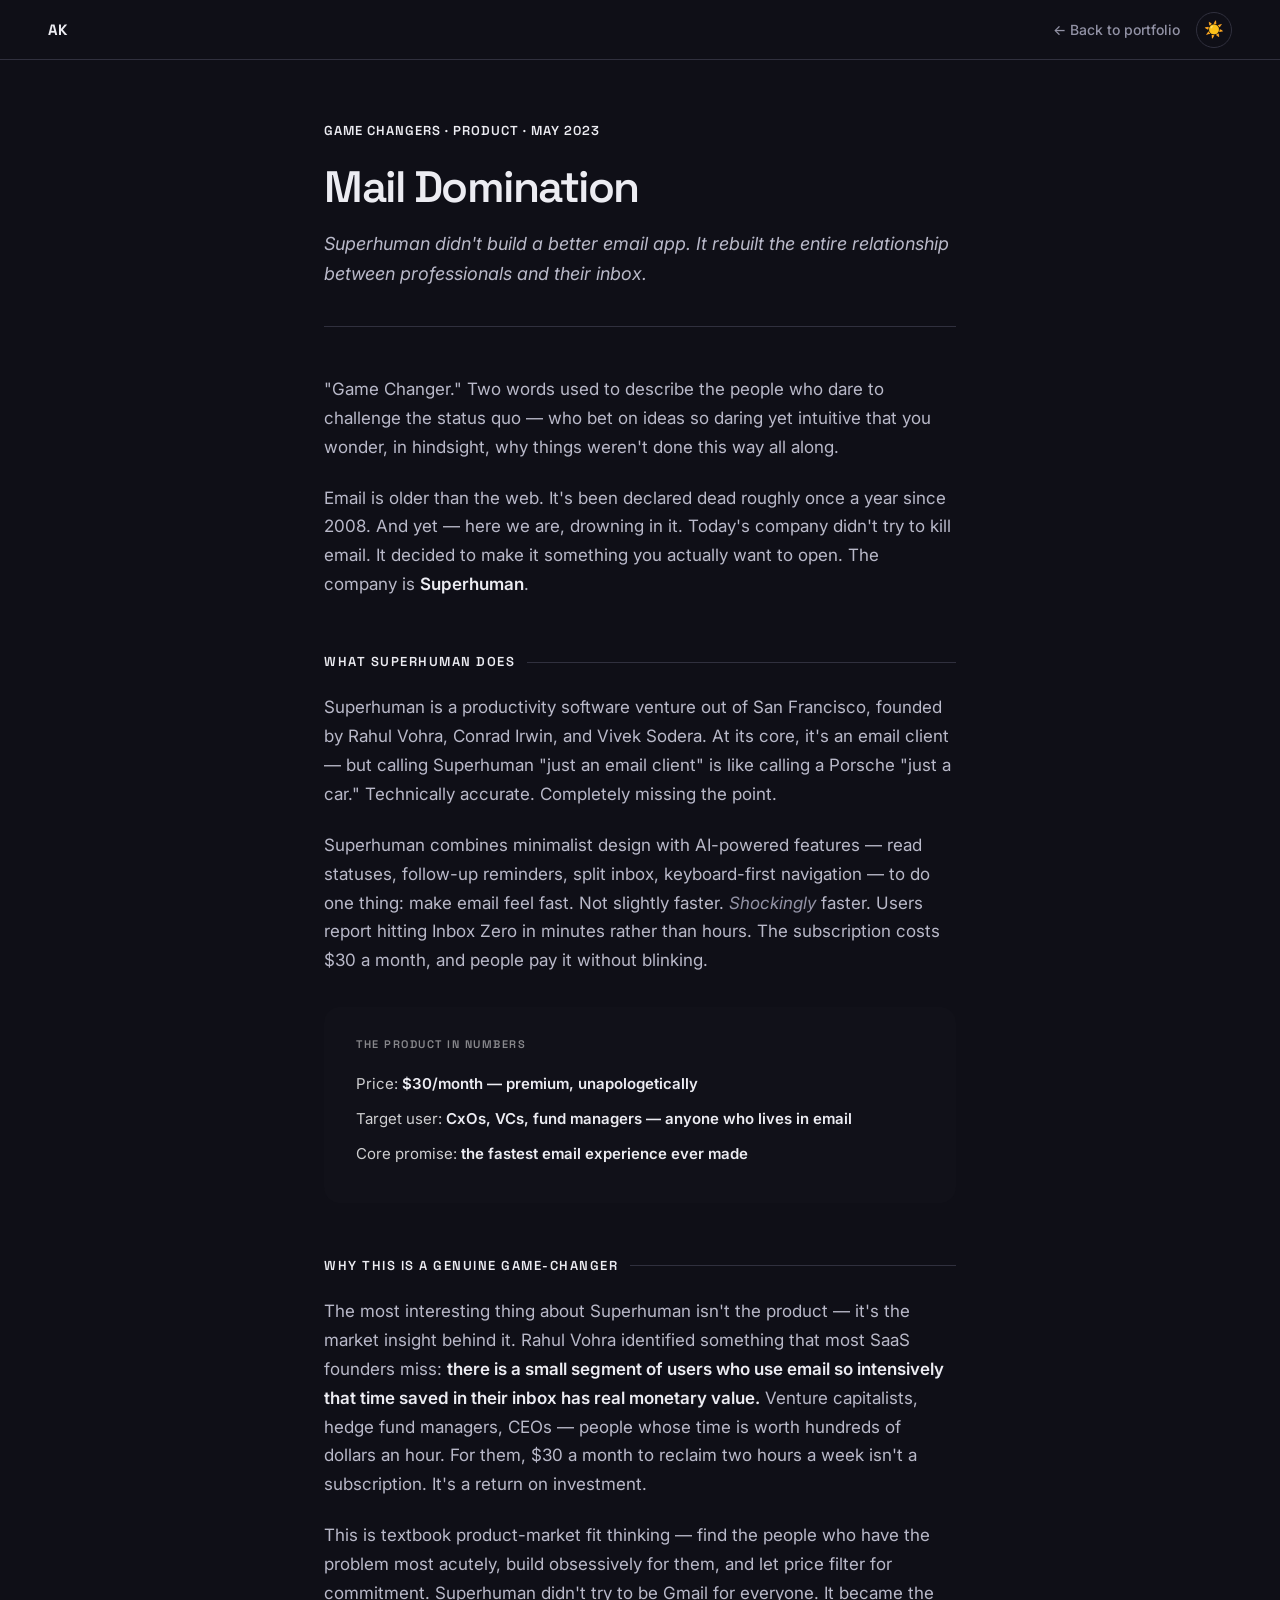
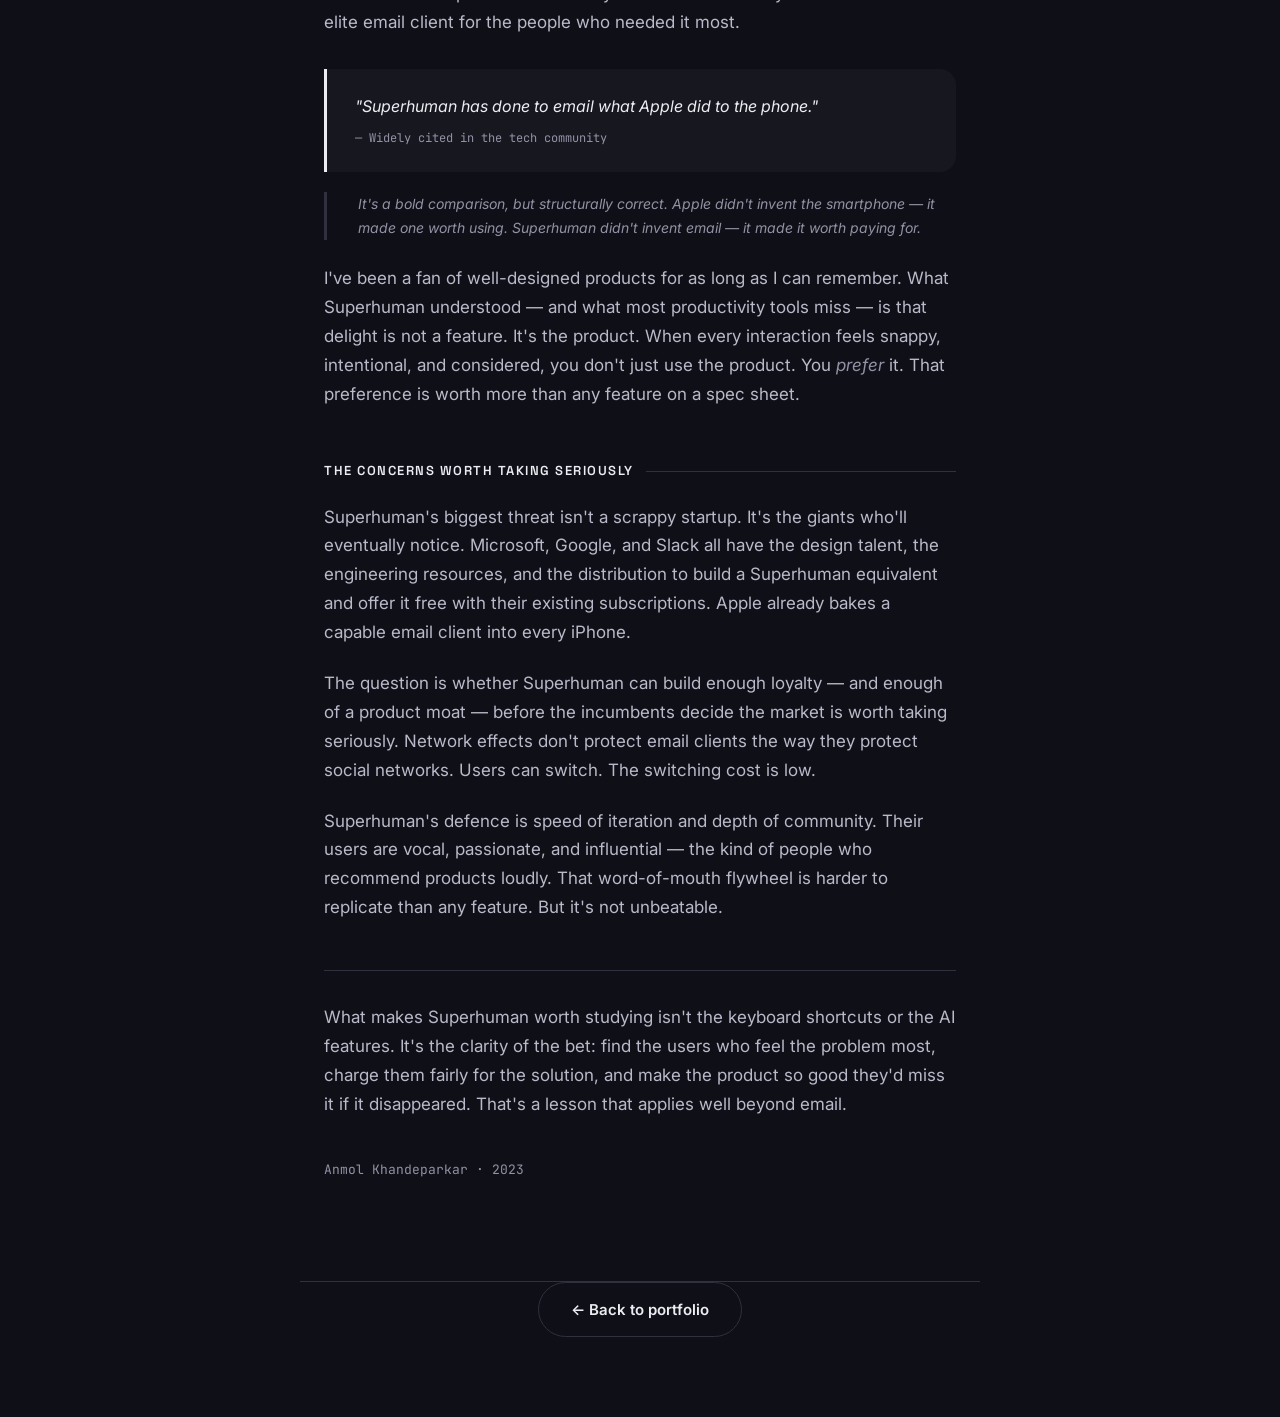
<file: game-changers-mail-domination.html>
<!DOCTYPE html>
<html lang="en" data-theme="dark">
<head>
<meta charset="UTF-8">
<meta name="viewport" content="width=device-width, initial-scale=1.0">
<title>Game Changers: Mail Domination — Anmol Khandeparkar</title>
<link rel="preconnect" href="https://fonts.googleapis.com">
<link href="https://fonts.googleapis.com/css2?family=Inter:wght@400;500;600;700&family=JetBrains+Mono:wght@400;500&family=Space+Grotesk:wght@500;600;700;800&display=swap" rel="stylesheet">
<style>
:root {
  --bg: #FFFFFF;
  --bg-warm: #FBF8F4;
  --surface: #FFFFFF;
  --border: #EDE8E0;
  --border2: #F5F1EC;
  --text: #1a1a2e;
  --text2: #4a4a5a;
  --muted: #8a8a9a;
  --accent: #222222;
  --purple: #8B5CF6;
  --sans: 'Inter', -apple-system, sans-serif;
  --mono: 'JetBrains Mono', monospace;
  --display: 'Space Grotesk', sans-serif;
  --ease: cubic-bezier(0.16, 1, 0.3, 1);
  --radius: 16px;
  --shadow: 0 2px 8px rgba(0,0,0,0.04), 0 8px 24px rgba(0,0,0,0.06);
}
[data-theme="dark"] {
  --bg: #0f0f17; --bg-warm: #141420; --surface: #1a1a2e;
  --border: #2a2a3e; --border2: #222236;
  --text: #e8e8f0; --text2: #b0b0c8; --muted: #7a7a9a;
  --accent: #b0b0c8;
  --shadow: 0 2px 8px rgba(0,0,0,0.2), 0 8px 24px rgba(0,0,0,0.3);
}
[data-theme="dark"] nav { background: rgba(15,15,23,0.9); }
[data-theme="dark"] .fact-box { background: #111119; }
[data-theme="dark"] footer a:hover { background: rgba(255,255,255,0.06); }
.theme-toggle {
  background: none; border: 1px solid var(--border); border-radius: 50%;
  width: 36px; height: 36px; cursor: pointer; display: flex;
  align-items: center; justify-content: center; font-size: 16px;
  transition: all 0.3s var(--ease); color: var(--muted); flex-shrink: 0;
}
.theme-toggle:hover { border-color: var(--text); color: var(--text); transform: rotate(30deg); }
*, *::before, *::after { margin: 0; padding: 0; box-sizing: border-box; }
html { scroll-behavior: smooth; }
body { background: var(--bg); color: var(--text); font-family: var(--sans); font-size: 17px; line-height: 1.85; -webkit-font-smoothing: antialiased; transition: background 0.4s ease, color 0.3s ease; }
::selection { background: var(--accent); color: white; }
nav { position: fixed; top: 0; left: 0; right: 0; z-index: 100; background: rgba(255,255,255,0.9); backdrop-filter: blur(20px); -webkit-backdrop-filter: blur(20px); padding: 0 48px; height: 60px; display: flex; justify-content: space-between; align-items: center; border-bottom: 1px solid var(--border2); }
.nav-name { font-family: var(--display); font-size: 15px; font-weight: 700; color: var(--text); text-decoration: none; letter-spacing: -0.3px; }
.back-link { font-size: 14px; font-weight: 500; color: var(--muted); text-decoration: none; display: flex; align-items: center; gap: 6px; transition: color 0.2s; }
.back-link:hover { color: var(--accent); }
article { max-width: 680px; margin: 0 auto; padding: 120px 24px 100px; }
.meta { font-family: var(--display); font-size: 13px; font-weight: 600; color: var(--accent); letter-spacing: 1px; text-transform: uppercase; margin-bottom: 20px; }
h1 { font-family: var(--display); font-size: clamp(32px, 5vw, 44px); font-weight: 800; letter-spacing: -1.5px; line-height: 1.15; margin-bottom: 16px; }
.subtitle { font-size: 18px; color: var(--text2); font-style: italic; margin-bottom: 48px; padding-bottom: 36px; border-bottom: 1px solid var(--border); line-height: 1.7; }
h2 { font-family: var(--display); font-size: 13px; font-weight: 700; color: var(--accent); letter-spacing: 1.5px; text-transform: uppercase; margin: 52px 0 20px; display: flex; align-items: center; gap: 12px; }
h2::after { content: ''; flex: 1; height: 1px; background: var(--border); }
p { margin-bottom: 22px; color: var(--text2); }
strong { color: var(--text); font-weight: 600; }
em { font-style: italic; color: var(--muted); }
blockquote { margin: 32px 0; padding: 24px 28px; border-left: 3px solid var(--accent); background: var(--bg-warm); border-radius: 0 var(--radius) var(--radius) 0; }
blockquote p { font-size: 16px; font-style: italic; color: var(--text); margin-bottom: 8px; }
blockquote .attribution { font-family: var(--mono); font-size: 12px; color: var(--muted); font-style: normal; }
.reaction { font-size: 14px; color: var(--muted); font-style: italic; margin-top: -12px; margin-bottom: 24px; padding-left: 31px; border-left: 3px solid var(--border); line-height: 1.7; }
.fact-box { background: var(--text); color: #f0ede8; padding: 28px 32px; margin: 32px 0; border-radius: var(--radius); }
.fact-box .label { font-family: var(--display); font-size: 11px; letter-spacing: 1.5px; text-transform: uppercase; color: rgba(255,255,255,0.5); margin-bottom: 16px; font-weight: 600; }
.fact-box .fact { font-size: 15px; line-height: 1.8; margin-bottom: 8px; color: rgba(255,255,255,0.8); }
.fact-box .fact span { color: var(--accent); font-weight: 600; }
.closing { margin-top: 48px; padding-top: 32px; border-top: 1px solid var(--border); }
.byline { font-family: var(--mono); font-size: 13px; color: var(--muted); margin-top: 40px; }
footer { max-width: 680px; margin: 0 auto; padding: 0 24px 80px; text-align: center; }
footer a { display: inline-flex; align-items: center; gap: 8px; font-size: 15px; font-weight: 600; color: var(--accent); text-decoration: none; padding: 14px 32px; border: 1.5px solid var(--border); border-radius: 100px; transition: all 0.3s var(--ease); }
footer a:hover { border-color: var(--accent); background: var(--bg-warm); transform: translateY(-2px); box-shadow: var(--shadow); }
.js .reveal { opacity: 0; transform: translateY(20px); transition: opacity 0.6s var(--ease), transform 0.6s var(--ease); }
.js .reveal.vis { opacity: 1; transform: translateY(0); }
@media (max-width: 768px) { nav { padding: 0 20px; } article { padding: 100px 20px 80px; } }
</style>
<style id="shared-presentation">
/* Shared Paper School presentation. Content and product demos retain their own structure. */
:root,[data-theme="light"]{--bg:#fff;--bg-warm:#fbf8f4;--surface:#fff;--border:#ede8e0;--border2:#ede8e0;--text:#1a1a2e;--text2:#4a4a5a;--muted:#777783;--accent:#1a1a2e;--purple:#8b5cf6;--sans:Inter,-apple-system,BlinkMacSystemFont,sans-serif;--display:'Space Grotesk',sans-serif;--mono:'JetBrains Mono',monospace;}
:root[data-theme="dark"]{color-scheme:dark;--bg:#0f0f17;--bg-warm:#171720;--surface:#1a1a25;--border:#30303e;--border2:#30303e;--text:#ececf2;--text2:#b9b9c9;--muted:#9292a5;--muted2:#9292a5;--accent:#ececf2;--shadow:0 14px 38px #0002;--shadow-hover:0 18px 46px #0003;}
html{scroll-padding-top:88px;}body{font-family:var(--sans);background:var(--bg);color:var(--text);line-height:1.7;-webkit-font-smoothing:antialiased;}
html nav,html[data-theme] nav{background:var(--bg);border-bottom:1px solid var(--border);box-shadow:none;backdrop-filter:none;}
html .theme-toggle{border-color:var(--border);color:var(--text);box-shadow:none;}html .theme-toggle:hover{transform:none;box-shadow:none;border-color:var(--muted);}
h1,h2,h3,.hero-title,.hero-name{font-family:var(--display);font-weight:600;}
html .hero-title{font-size:clamp(40px,5.5vw,72px);line-height:1.08;letter-spacing:-2.5px;overflow-wrap:anywhere;}
html .hero-tagline{font:400 23px/1.4 var(--display);margin:18px 0 22px;color:var(--text);}
html .hero-desc{font-size:16px;line-height:1.8;color:var(--text2);}
html .hero-tag{font:500 11px/1.7 var(--mono);letter-spacing:1.5px;text-transform:uppercase;color:var(--muted);background:none;border:0;padding:0;}
html .s-title{font:500 11px/1.7 var(--mono);letter-spacing:1.5px;color:var(--muted);text-transform:uppercase;margin-bottom:28px;}
html .code-link{border-radius:999px;padding:12px 22px;background:var(--text);color:var(--bg);box-shadow:none;font:600 13px/1.7 var(--sans);}
html .tech-tag,html[data-theme] .tech-tag:first-child{font:400 11px/1.7 var(--mono);border:1px solid var(--border);border-radius:99px;padding:6px 12px;background:transparent;color:var(--muted);}
html[data-theme] :is(.stat-card,.decision-card,.checker-card,.viewer-card,.feature-list,.quick-card){background:var(--surface);border-color:var(--border);border-radius:20px;box-shadow:none;}
html .stat-val{font-family:var(--display);font-weight:600;}html .stat-label{color:var(--muted);}
html :is(.terminal-wrap,.demo-wrap,.output-wrap){border-radius:24px;border:1px solid var(--border);box-shadow:0 14px 38px #0002;overflow:hidden;}
html :is(.terminal-bar,.demo-bar,.output-bar){border-bottom-color:var(--border);}
html .screen-label{font:400 12px/1.5 var(--sans);text-transform:none;letter-spacing:0;color:var(--muted);}
html .screen-frame{box-shadow:0 14px 38px #0002;}html .phone-frame{box-shadow:0 14px 38px #0002;}
html footer{border-top:1px solid var(--border);color:var(--muted);}
/* Calm portfolio chrome; keep the project screenshots and semantic demo colors. */
body::before,.aurora,.blob{display:none!important;}
html[data-theme] .hero-name{background:none;-webkit-text-fill-color:var(--text);color:var(--text);}
html .hero-photo-wrap::before{animation:none;background:var(--border);}
html .quick-card:hover{border-color:var(--muted);box-shadow:0 14px 38px #0002;transform:translateY(-2px);}
html .quick-card-title{font-family:var(--display);font-weight:600;letter-spacing:-.4px;}
html .prompt-submit,html .prompt-chip.active{background:var(--text);color:var(--bg);box-shadow:none;}
html[data-theme] .prompt-bar{background:var(--surface);border-color:var(--border);}
html[data-theme] .prompt-bar:focus,html[data-theme] .prompt-bar:focus-visible{background:var(--surface);border-color:var(--purple);box-shadow:none;outline:none;}
:focus-visible{outline:2px solid var(--purple);outline-offset:4px;}
@media(max-width:768px){html .hero-title{font-size:clamp(36px,9vw,52px);letter-spacing:-1.8px;}html .hero-tagline{font-size:21px;}html .hero-grid{gap:32px;}html .quick-card{border-radius:20px;}}
@media(prefers-reduced-motion:reduce){html{scroll-behavior:auto;}*,*::before,*::after{animation-duration:.01ms!important;transition-duration:.01ms!important;}}
/* Use-case project gallery */
.quick-cards.project-results{max-width:100%;overflow:visible;}.quick-cards.project-results.show{max-height:none;}
.project-grid{display:grid;grid-template-columns:repeat(2,minmax(0,1fr));gap:20px;text-align:left;}
.project-tile{min-width:0;background:var(--surface);border:1px solid var(--border);border-radius:22px;overflow:hidden;transition:border-color .2s,transform .2s;}
.project-tile[hidden]{display:none;}.project-tile:hover{border-color:var(--muted);transform:translateY(-3px);}
.project-tile-link{display:flex;flex-direction:column;height:100%;color:inherit;text-decoration:none;}
.project-art{height:210px;background:var(--bg-warm);border-bottom:1px solid var(--border);overflow:hidden;display:flex;align-items:center;justify-content:center;}
.project-art.phone img{height:190px;width:auto;border:4px solid #19191e;border-radius:22px;box-shadow:0 10px 28px #0003;}
.project-art.game img{width:100%;height:100%;object-fit:contain;padding:14px;}
.project-art.workflow{padding:24px;align-items:stretch;flex-direction:column;gap:10px;}
.workflow-caption{font:10px var(--mono);text-transform:uppercase;letter-spacing:1.3px;color:var(--muted);margin-bottom:4px;}
.workflow-step{font:12px/1.5 var(--sans);color:var(--text2);padding:9px 10px;border:1px solid var(--border);border-radius:9px;background:var(--surface);}.workflow-step span{color:var(--purple);font:10px var(--mono);margin-right:10px;}
.project-copy{padding:22px;display:flex;flex:1;flex-direction:column;}.project-category{font:10px/1.6 var(--mono);color:var(--muted);margin-bottom:9px;}.project-copy h3{font:600 20px/1.25 var(--display);letter-spacing:-.5px;margin:0 0 10px;}.project-summary{font:14px/1.65 var(--sans);color:var(--text2);margin:0 0 22px;}.project-explore{font:500 12px var(--sans);color:var(--text);margin-top:auto;}
.projects-more{display:block;margin:24px auto 0;padding:12px 22px;border:1px solid var(--border);border-radius:99px;background:transparent;color:var(--text);font:500 13px var(--sans);cursor:pointer;}.projects-more:hover{border-color:var(--muted);}.projects-more span{color:var(--muted);}
@media(max-width:540px){.project-grid{grid-template-columns:1fr;gap:18px;}.project-art{height:220px;}}

/* Actual product captures, sized to read as imagery rather than tiny icons. */
.project-art{height:250px;}
.project-art.product-shot{padding:0;align-items:stretch;}
.project-art.product-shot img{display:block;width:100%;height:100%;object-fit:cover;object-position:top left;}
.project-art.fund-shot img{width:135%;max-width:none;flex:none;object-fit:cover;object-position:50% 60%;margin-left:-17.5%;}
.project-art.phone{background:radial-gradient(ellipse at center,#292735,var(--bg-warm) 75%);}
.project-art.phone img{height:232px;max-width:100%;object-fit:contain;}
@media(max-width:540px){.project-art{height:260px;}.project-art.phone img{height:242px;}}
/* Project gallery: room for real product interfaces, without clipping screenshots. */
#hero .wrap:has(.project-results.show){width:100%;max-width:1080px;}
.quick-cards.project-results{width:100%;max-width:976px;margin-top:36px;}
.project-grid{gap:28px;}
.project-tile{border-radius:16px;background:var(--bg);border-color:var(--border);}
.project-art,.project-art.product-shot{height:auto;aspect-ratio:16/10;padding:20px;background:#171720;align-items:center;justify-content:center;}
.project-art.product-shot img,.project-art.fund-shot img{display:block;width:100%;height:auto;max-width:100%;max-height:100%;margin:0;object-fit:contain;object-position:center;border-radius:7px;box-shadow:0 8px 24px #0003;}
.project-art.phone{height:auto;aspect-ratio:16/10;background:#eee8db;padding:0;position:relative;}
.project-art.phone img{height:124%;width:auto;max-width:none;max-height:none;object-fit:contain;border:5px solid #202024;border-radius:28px;transform:translateY(13%);box-shadow:0 12px 35px #0003;}
.project-copy{padding:22px 24px 24px;background:var(--bg);}
.project-category{font:500 10px/1.5 var(--sans);letter-spacing:.6px;text-transform:uppercase;margin-bottom:8px;}
.project-copy h3{font-size:23px;line-height:1.2;letter-spacing:-.6px;}
.project-summary{font-size:14px;line-height:1.65;max-width:36ch;margin-bottom:20px;}
.project-explore{font-size:12px;color:var(--muted);}
.project-tile:hover .project-explore{color:var(--text);}
@media(max-width:700px){.project-grid{grid-template-columns:1fr;gap:24px;}.quick-cards.project-results{max-width:480px;}.project-art,.project-art.product-shot,.project-art.phone{height:auto;aspect-ratio:16/10;}.project-art.phone img{height:124%;}.project-copy{padding:20px 22px 24px;}}
.project-filters{display:flex;flex-wrap:wrap;gap:8px;margin:0 0 12px;text-align:left;}
.project-filter{padding:8px 14px;border:1px solid var(--border);border-radius:99px;background:transparent;color:var(--text2);font:500 12px/1.5 var(--sans);cursor:pointer;transition:background .15s,color .15s,border-color .15s;}
.project-filter:hover{border-color:var(--muted);color:var(--text);}
.project-filter[aria-pressed="true"]{background:var(--text);color:var(--bg);border-color:var(--text);}
.project-count{text-align:left;font:12px/1.5 var(--sans);color:var(--muted);margin:0 0 20px;}
.education-heading{display:flex;align-items:center;justify-content:space-between;gap:20px;margin-bottom:6px;}.education-heading>div{min-width:0;}.education-logo{display:block;flex:0 0 64px;width:64px;height:auto;object-fit:contain;}.education-heading .quick-card-meta{margin-bottom:0;}
</style>
</head>
<body>

<nav>
  <a href="index.html" class="nav-name">AK</a>
  <div style="display:flex;align-items:center;gap:16px;">
    <a href="index.html" class="back-link">← Back to portfolio</a>
    <button class="theme-toggle" id="theme-toggle" title="Toggle dark mode">☀️</button>
  </div>
</nav>

<article>
  <div class="meta reveal">Game Changers · Product · May 2023</div>
  <h1 class="reveal">Mail Domination</h1>
  <p class="subtitle reveal">Superhuman didn't build a better email app. It rebuilt the entire relationship between professionals and their inbox.</p>

  <p class="reveal">"Game Changer." Two words used to describe the people who dare to challenge the status quo — who bet on ideas so daring yet intuitive that you wonder, in hindsight, why things weren't done this way all along.</p>
  <p class="reveal">Email is older than the web. It's been declared dead roughly once a year since 2008. And yet — here we are, drowning in it. Today's company didn't try to kill email. It decided to make it something you actually want to open. The company is <strong>Superhuman</strong>.</p>

  <h2 class="reveal">What Superhuman does</h2>

  <p class="reveal">Superhuman is a productivity software venture out of San Francisco, founded by Rahul Vohra, Conrad Irwin, and Vivek Sodera. At its core, it's an email client — but calling Superhuman "just an email client" is like calling a Porsche "just a car." Technically accurate. Completely missing the point.</p>
  <p class="reveal">Superhuman combines minimalist design with AI-powered features — read statuses, follow-up reminders, split inbox, keyboard-first navigation — to do one thing: make email feel fast. Not slightly faster. <em>Shockingly</em> faster. Users report hitting Inbox Zero in minutes rather than hours. The subscription costs $30 a month, and people pay it without blinking.</p>

  <div class="fact-box reveal">
    <div class="label">The product in numbers</div>
    <div class="fact">Price: <span>$30/month — premium, unapologetically</span></div>
    <div class="fact">Target user: <span>CxOs, VCs, fund managers — anyone who lives in email</span></div>
    <div class="fact">Core promise: <span>the fastest email experience ever made</span></div>
  </div>

  <h2 class="reveal">Why this is a genuine game-changer</h2>

  <p class="reveal">The most interesting thing about Superhuman isn't the product — it's the market insight behind it. Rahul Vohra identified something that most SaaS founders miss: <strong>there is a small segment of users who use email so intensively that time saved in their inbox has real monetary value.</strong> Venture capitalists, hedge fund managers, CEOs — people whose time is worth hundreds of dollars an hour. For them, $30 a month to reclaim two hours a week isn't a subscription. It's a return on investment.</p>
  <p class="reveal">This is textbook product-market fit thinking — find the people who have the problem most acutely, build obsessively for them, and let price filter for commitment. Superhuman didn't try to be Gmail for everyone. It became the elite email client for the people who needed it most.</p>

  <blockquote class="reveal">
    <p>"Superhuman has done to email what Apple did to the phone."</p>
    <div class="attribution">— Widely cited in the tech community</div>
  </blockquote>
  <div class="reaction reveal">It's a bold comparison, but structurally correct. Apple didn't invent the smartphone — it made one worth using. Superhuman didn't invent email — it made it worth paying for.</div>

  <p class="reveal">I've been a fan of well-designed products for as long as I can remember. What Superhuman understood — and what most productivity tools miss — is that delight is not a feature. It's the product. When every interaction feels snappy, intentional, and considered, you don't just use the product. You <em>prefer</em> it. That preference is worth more than any feature on a spec sheet.</p>

  <h2 class="reveal">The concerns worth taking seriously</h2>

  <p class="reveal">Superhuman's biggest threat isn't a scrappy startup. It's the giants who'll eventually notice. Microsoft, Google, and Slack all have the design talent, the engineering resources, and the distribution to build a Superhuman equivalent and offer it free with their existing subscriptions. Apple already bakes a capable email client into every iPhone.</p>
  <p class="reveal">The question is whether Superhuman can build enough loyalty — and enough of a product moat — before the incumbents decide the market is worth taking seriously. Network effects don't protect email clients the way they protect social networks. Users can switch. The switching cost is low.</p>
  <p class="reveal">Superhuman's defence is speed of iteration and depth of community. Their users are vocal, passionate, and influential — the kind of people who recommend products loudly. That word-of-mouth flywheel is harder to replicate than any feature. But it's not unbeatable.</p>

  <p class="closing reveal">What makes Superhuman worth studying isn't the keyboard shortcuts or the AI features. It's the clarity of the bet: find the users who feel the problem most, charge them fairly for the solution, and make the product so good they'd miss it if it disappeared. That's a lesson that applies well beyond email.</p>

  <div class="byline reveal">Anmol Khandeparkar · 2023</div>
</article>

<footer>
  <a href="index.html">← Back to portfolio</a>
</footer>

<script>
(function(){
  document.documentElement.classList.add('js');
  try {
    const obs = new IntersectionObserver(entries => {
      entries.forEach(e => { if(e.isIntersecting) { e.target.classList.add('vis'); obs.unobserve(e.target); }});
    }, { threshold: 0.08, rootMargin: '0px 0px -40px 0px' });
    document.querySelectorAll('.reveal').forEach(el => obs.observe(el));
  } catch(e) { document.querySelectorAll('.reveal').forEach(el => el.classList.add('vis')); }
  setTimeout(() => document.querySelectorAll('.reveal:not(.vis)').forEach(el => el.classList.add('vis')), 3000);
})();
</script>
<script>
(function(){
  const t=localStorage.getItem('portfolio-theme')||'dark';
  document.documentElement.setAttribute('data-theme',t);
  const b=document.getElementById('theme-toggle');
  if(b){b.textContent=t==='dark'?'☀️':'🌙';b.addEventListener('click',()=>{const c=document.documentElement.getAttribute('data-theme'),n=c==='dark'?'light':'dark';document.documentElement.setAttribute('data-theme',n);localStorage.setItem('portfolio-theme',n);b.textContent=n==='dark'?'☀️':'🌙';});}
})();
</script>
</body>
</html>
</file>
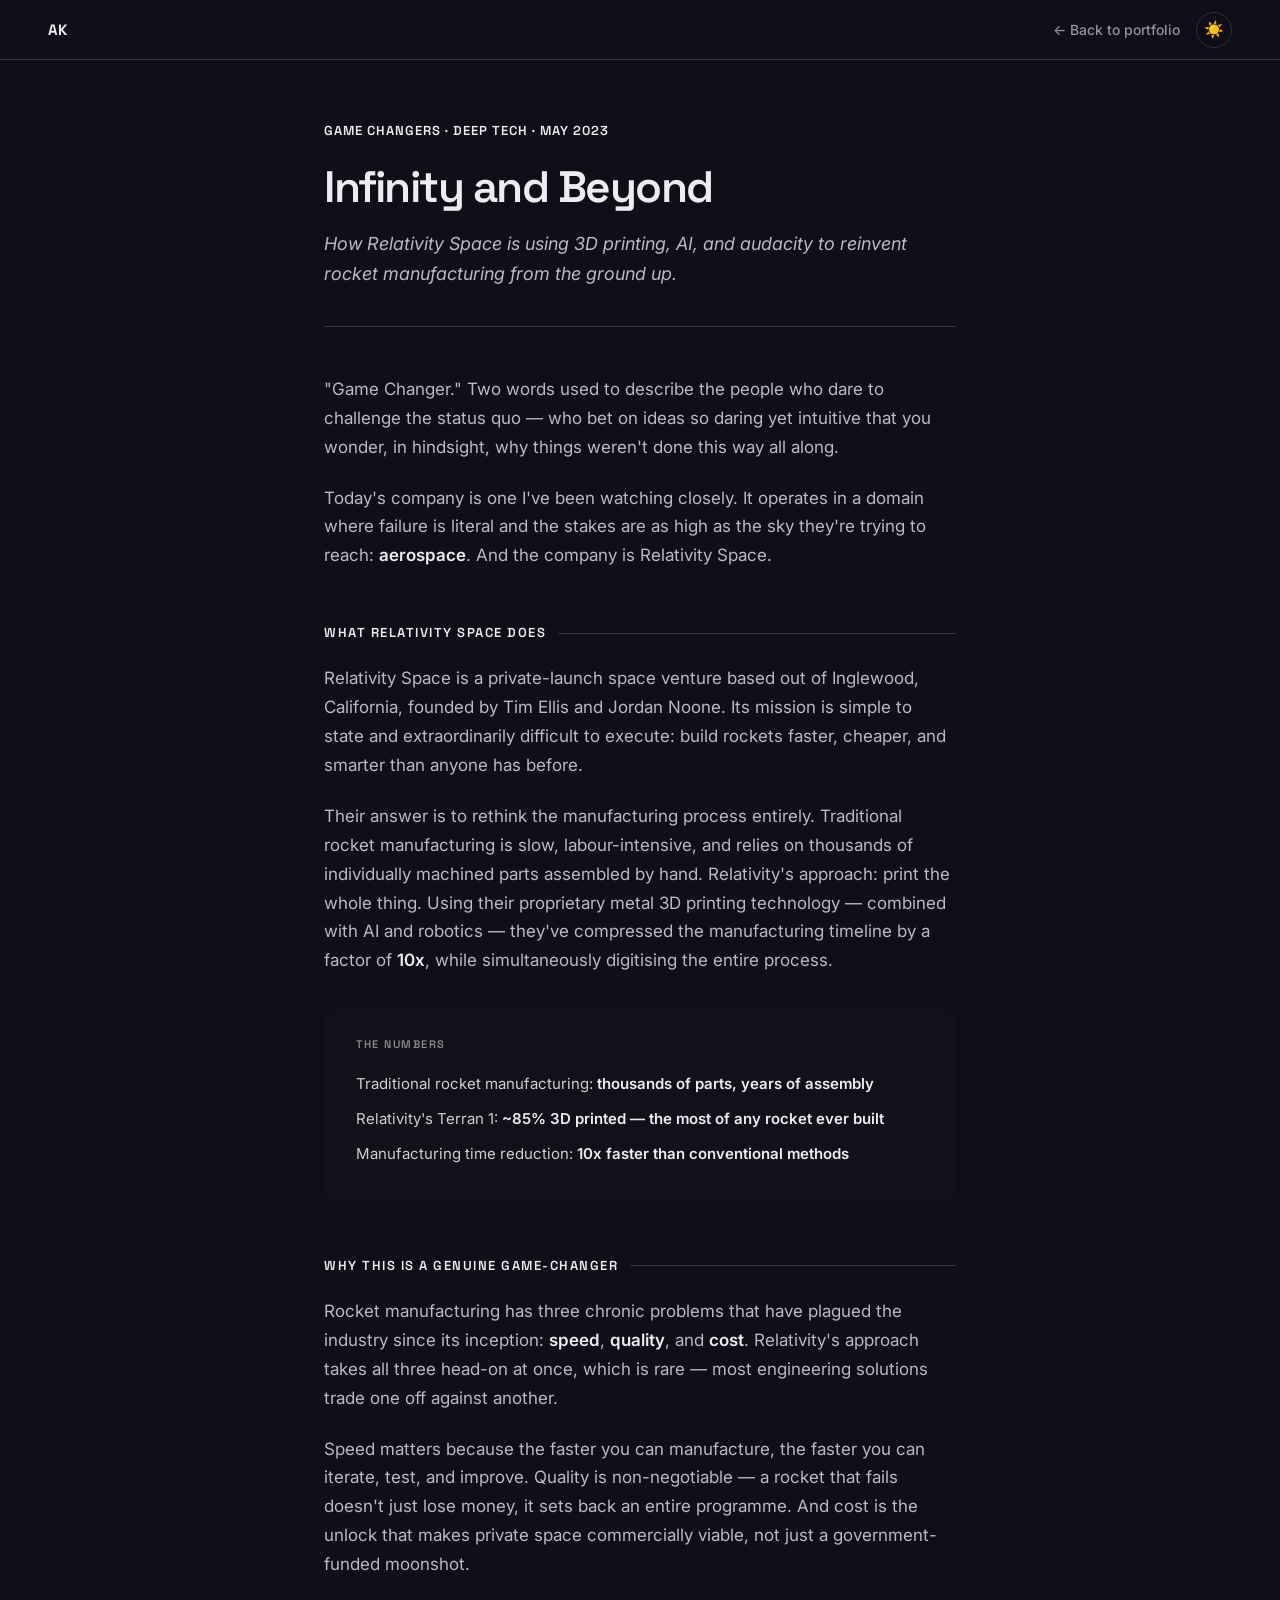
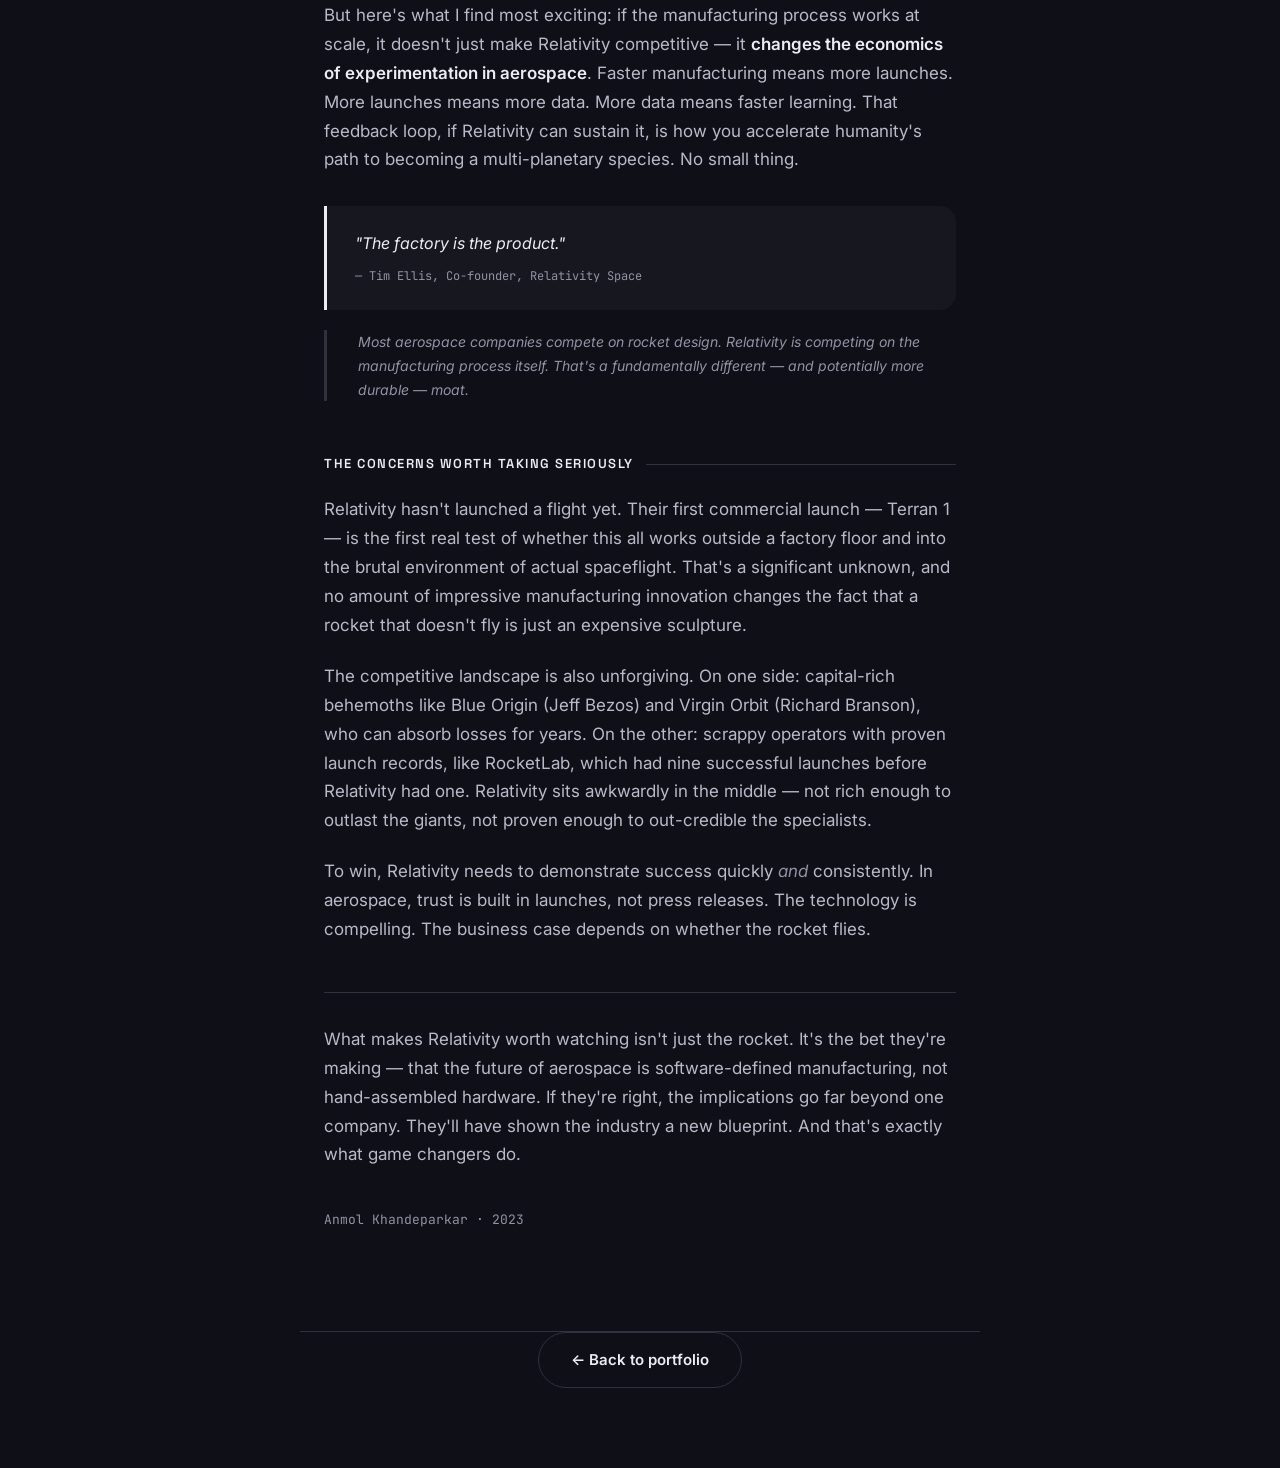
<file: game-changers-relativity-space.html>
<!DOCTYPE html>
<html lang="en" data-theme="dark">
<head>
<meta charset="UTF-8">
<meta name="viewport" content="width=device-width, initial-scale=1.0">
<title>Game Changers: Infinity and Beyond — Anmol Khandeparkar</title>
<link rel="preconnect" href="https://fonts.googleapis.com">
<link href="https://fonts.googleapis.com/css2?family=Inter:wght@400;500;600;700&family=JetBrains+Mono:wght@400;500&family=Space+Grotesk:wght@500;600;700;800&display=swap" rel="stylesheet">
<style>
:root {
  --bg: #FFFFFF;
  --bg-warm: #FBF8F4;
  --surface: #FFFFFF;
  --border: #EDE8E0;
  --border2: #F5F1EC;
  --text: #1a1a2e;
  --text2: #4a4a5a;
  --muted: #8a8a9a;
  --accent: #222222;
  --purple: #8B5CF6;
  --sans: 'Inter', -apple-system, sans-serif;
  --mono: 'JetBrains Mono', monospace;
  --display: 'Space Grotesk', sans-serif;
  --ease: cubic-bezier(0.16, 1, 0.3, 1);
  --radius: 16px;
  --shadow: 0 2px 8px rgba(0,0,0,0.04), 0 8px 24px rgba(0,0,0,0.06);
}
[data-theme="dark"] {
  --bg: #0f0f17; --bg-warm: #141420; --surface: #1a1a2e;
  --border: #2a2a3e; --border2: #222236;
  --text: #e8e8f0; --text2: #b0b0c8; --muted: #7a7a9a;
  --accent: #b0b0c8;
  --shadow: 0 2px 8px rgba(0,0,0,0.2), 0 8px 24px rgba(0,0,0,0.3);
}
[data-theme="dark"] nav { background: rgba(15,15,23,0.9); }
[data-theme="dark"] .fact-box { background: #111119; }
[data-theme="dark"] footer a:hover { background: rgba(255,255,255,0.06); }
.theme-toggle {
  background: none; border: 1px solid var(--border); border-radius: 50%;
  width: 36px; height: 36px; cursor: pointer; display: flex;
  align-items: center; justify-content: center; font-size: 16px;
  transition: all 0.3s var(--ease); color: var(--muted); flex-shrink: 0;
}
.theme-toggle:hover { border-color: var(--text); color: var(--text); transform: rotate(30deg); }
*, *::before, *::after { margin: 0; padding: 0; box-sizing: border-box; }
html { scroll-behavior: smooth; }
body { background: var(--bg); color: var(--text); font-family: var(--sans); font-size: 17px; line-height: 1.85; -webkit-font-smoothing: antialiased; transition: background 0.4s ease, color 0.3s ease; }
::selection { background: var(--accent); color: white; }
nav { position: fixed; top: 0; left: 0; right: 0; z-index: 100; background: rgba(255,255,255,0.9); backdrop-filter: blur(20px); -webkit-backdrop-filter: blur(20px); padding: 0 48px; height: 60px; display: flex; justify-content: space-between; align-items: center; border-bottom: 1px solid var(--border2); }
.nav-name { font-family: var(--display); font-size: 15px; font-weight: 700; color: var(--text); text-decoration: none; letter-spacing: -0.3px; }
.back-link { font-size: 14px; font-weight: 500; color: var(--muted); text-decoration: none; display: flex; align-items: center; gap: 6px; transition: color 0.2s; }
.back-link:hover { color: var(--accent); }
article { max-width: 680px; margin: 0 auto; padding: 120px 24px 100px; }
.meta { font-family: var(--display); font-size: 13px; font-weight: 600; color: var(--accent); letter-spacing: 1px; text-transform: uppercase; margin-bottom: 20px; }
h1 { font-family: var(--display); font-size: clamp(32px, 5vw, 44px); font-weight: 800; letter-spacing: -1.5px; line-height: 1.15; margin-bottom: 16px; }
.subtitle { font-size: 18px; color: var(--text2); font-style: italic; margin-bottom: 48px; padding-bottom: 36px; border-bottom: 1px solid var(--border); line-height: 1.7; }
h2 { font-family: var(--display); font-size: 13px; font-weight: 700; color: var(--accent); letter-spacing: 1.5px; text-transform: uppercase; margin: 52px 0 20px; display: flex; align-items: center; gap: 12px; }
h2::after { content: ''; flex: 1; height: 1px; background: var(--border); }
p { margin-bottom: 22px; color: var(--text2); }
strong { color: var(--text); font-weight: 600; }
em { font-style: italic; color: var(--muted); }
blockquote { margin: 32px 0; padding: 24px 28px; border-left: 3px solid var(--accent); background: var(--bg-warm); border-radius: 0 var(--radius) var(--radius) 0; }
blockquote p { font-size: 16px; font-style: italic; color: var(--text); margin-bottom: 8px; }
blockquote .attribution { font-family: var(--mono); font-size: 12px; color: var(--muted); font-style: normal; }
.reaction { font-size: 14px; color: var(--muted); font-style: italic; margin-top: -12px; margin-bottom: 24px; padding-left: 31px; border-left: 3px solid var(--border); line-height: 1.7; }
.fact-box { background: var(--text); color: #f0ede8; padding: 28px 32px; margin: 32px 0; border-radius: var(--radius); }
.fact-box .label { font-family: var(--display); font-size: 11px; letter-spacing: 1.5px; text-transform: uppercase; color: rgba(255,255,255,0.5); margin-bottom: 16px; font-weight: 600; }
.fact-box .fact { font-size: 15px; line-height: 1.8; margin-bottom: 8px; color: rgba(255,255,255,0.8); }
.fact-box .fact span { color: var(--accent); font-weight: 600; }
.closing { margin-top: 48px; padding-top: 32px; border-top: 1px solid var(--border); }
.byline { font-family: var(--mono); font-size: 13px; color: var(--muted); margin-top: 40px; }
footer { max-width: 680px; margin: 0 auto; padding: 0 24px 80px; text-align: center; }
footer a { display: inline-flex; align-items: center; gap: 8px; font-size: 15px; font-weight: 600; color: var(--accent); text-decoration: none; padding: 14px 32px; border: 1.5px solid var(--border); border-radius: 100px; transition: all 0.3s var(--ease); }
footer a:hover { border-color: var(--accent); background: var(--bg-warm); transform: translateY(-2px); box-shadow: var(--shadow); }
.js .reveal { opacity: 0; transform: translateY(20px); transition: opacity 0.6s var(--ease), transform 0.6s var(--ease); }
.js .reveal.vis { opacity: 1; transform: translateY(0); }
@media (max-width: 768px) { nav { padding: 0 20px; } article { padding: 100px 20px 80px; } }
</style>
<style id="shared-presentation">
/* Shared Paper School presentation. Content and product demos retain their own structure. */
:root,[data-theme="light"]{--bg:#fff;--bg-warm:#fbf8f4;--surface:#fff;--border:#ede8e0;--border2:#ede8e0;--text:#1a1a2e;--text2:#4a4a5a;--muted:#777783;--accent:#1a1a2e;--purple:#8b5cf6;--sans:Inter,-apple-system,BlinkMacSystemFont,sans-serif;--display:'Space Grotesk',sans-serif;--mono:'JetBrains Mono',monospace;}
:root[data-theme="dark"]{color-scheme:dark;--bg:#0f0f17;--bg-warm:#171720;--surface:#1a1a25;--border:#30303e;--border2:#30303e;--text:#ececf2;--text2:#b9b9c9;--muted:#9292a5;--muted2:#9292a5;--accent:#ececf2;--shadow:0 14px 38px #0002;--shadow-hover:0 18px 46px #0003;}
html{scroll-padding-top:88px;}body{font-family:var(--sans);background:var(--bg);color:var(--text);line-height:1.7;-webkit-font-smoothing:antialiased;}
html nav,html[data-theme] nav{background:var(--bg);border-bottom:1px solid var(--border);box-shadow:none;backdrop-filter:none;}
html .theme-toggle{border-color:var(--border);color:var(--text);box-shadow:none;}html .theme-toggle:hover{transform:none;box-shadow:none;border-color:var(--muted);}
h1,h2,h3,.hero-title,.hero-name{font-family:var(--display);font-weight:600;}
html .hero-title{font-size:clamp(40px,5.5vw,72px);line-height:1.08;letter-spacing:-2.5px;overflow-wrap:anywhere;}
html .hero-tagline{font:400 23px/1.4 var(--display);margin:18px 0 22px;color:var(--text);}
html .hero-desc{font-size:16px;line-height:1.8;color:var(--text2);}
html .hero-tag{font:500 11px/1.7 var(--mono);letter-spacing:1.5px;text-transform:uppercase;color:var(--muted);background:none;border:0;padding:0;}
html .s-title{font:500 11px/1.7 var(--mono);letter-spacing:1.5px;color:var(--muted);text-transform:uppercase;margin-bottom:28px;}
html .code-link{border-radius:999px;padding:12px 22px;background:var(--text);color:var(--bg);box-shadow:none;font:600 13px/1.7 var(--sans);}
html .tech-tag,html[data-theme] .tech-tag:first-child{font:400 11px/1.7 var(--mono);border:1px solid var(--border);border-radius:99px;padding:6px 12px;background:transparent;color:var(--muted);}
html[data-theme] :is(.stat-card,.decision-card,.checker-card,.viewer-card,.feature-list,.quick-card){background:var(--surface);border-color:var(--border);border-radius:20px;box-shadow:none;}
html .stat-val{font-family:var(--display);font-weight:600;}html .stat-label{color:var(--muted);}
html :is(.terminal-wrap,.demo-wrap,.output-wrap){border-radius:24px;border:1px solid var(--border);box-shadow:0 14px 38px #0002;overflow:hidden;}
html :is(.terminal-bar,.demo-bar,.output-bar){border-bottom-color:var(--border);}
html .screen-label{font:400 12px/1.5 var(--sans);text-transform:none;letter-spacing:0;color:var(--muted);}
html .screen-frame{box-shadow:0 14px 38px #0002;}html .phone-frame{box-shadow:0 14px 38px #0002;}
html footer{border-top:1px solid var(--border);color:var(--muted);}
/* Calm portfolio chrome; keep the project screenshots and semantic demo colors. */
body::before,.aurora,.blob{display:none!important;}
html[data-theme] .hero-name{background:none;-webkit-text-fill-color:var(--text);color:var(--text);}
html .hero-photo-wrap::before{animation:none;background:var(--border);}
html .quick-card:hover{border-color:var(--muted);box-shadow:0 14px 38px #0002;transform:translateY(-2px);}
html .quick-card-title{font-family:var(--display);font-weight:600;letter-spacing:-.4px;}
html .prompt-submit,html .prompt-chip.active{background:var(--text);color:var(--bg);box-shadow:none;}
html[data-theme] .prompt-bar{background:var(--surface);border-color:var(--border);}
html[data-theme] .prompt-bar:focus,html[data-theme] .prompt-bar:focus-visible{background:var(--surface);border-color:var(--purple);box-shadow:none;outline:none;}
:focus-visible{outline:2px solid var(--purple);outline-offset:4px;}
@media(max-width:768px){html .hero-title{font-size:clamp(36px,9vw,52px);letter-spacing:-1.8px;}html .hero-tagline{font-size:21px;}html .hero-grid{gap:32px;}html .quick-card{border-radius:20px;}}
@media(prefers-reduced-motion:reduce){html{scroll-behavior:auto;}*,*::before,*::after{animation-duration:.01ms!important;transition-duration:.01ms!important;}}
/* Use-case project gallery */
.quick-cards.project-results{max-width:100%;overflow:visible;}.quick-cards.project-results.show{max-height:none;}
.project-grid{display:grid;grid-template-columns:repeat(2,minmax(0,1fr));gap:20px;text-align:left;}
.project-tile{min-width:0;background:var(--surface);border:1px solid var(--border);border-radius:22px;overflow:hidden;transition:border-color .2s,transform .2s;}
.project-tile[hidden]{display:none;}.project-tile:hover{border-color:var(--muted);transform:translateY(-3px);}
.project-tile-link{display:flex;flex-direction:column;height:100%;color:inherit;text-decoration:none;}
.project-art{height:210px;background:var(--bg-warm);border-bottom:1px solid var(--border);overflow:hidden;display:flex;align-items:center;justify-content:center;}
.project-art.phone img{height:190px;width:auto;border:4px solid #19191e;border-radius:22px;box-shadow:0 10px 28px #0003;}
.project-art.game img{width:100%;height:100%;object-fit:contain;padding:14px;}
.project-art.workflow{padding:24px;align-items:stretch;flex-direction:column;gap:10px;}
.workflow-caption{font:10px var(--mono);text-transform:uppercase;letter-spacing:1.3px;color:var(--muted);margin-bottom:4px;}
.workflow-step{font:12px/1.5 var(--sans);color:var(--text2);padding:9px 10px;border:1px solid var(--border);border-radius:9px;background:var(--surface);}.workflow-step span{color:var(--purple);font:10px var(--mono);margin-right:10px;}
.project-copy{padding:22px;display:flex;flex:1;flex-direction:column;}.project-category{font:10px/1.6 var(--mono);color:var(--muted);margin-bottom:9px;}.project-copy h3{font:600 20px/1.25 var(--display);letter-spacing:-.5px;margin:0 0 10px;}.project-summary{font:14px/1.65 var(--sans);color:var(--text2);margin:0 0 22px;}.project-explore{font:500 12px var(--sans);color:var(--text);margin-top:auto;}
.projects-more{display:block;margin:24px auto 0;padding:12px 22px;border:1px solid var(--border);border-radius:99px;background:transparent;color:var(--text);font:500 13px var(--sans);cursor:pointer;}.projects-more:hover{border-color:var(--muted);}.projects-more span{color:var(--muted);}
@media(max-width:540px){.project-grid{grid-template-columns:1fr;gap:18px;}.project-art{height:220px;}}

/* Actual product captures, sized to read as imagery rather than tiny icons. */
.project-art{height:250px;}
.project-art.product-shot{padding:0;align-items:stretch;}
.project-art.product-shot img{display:block;width:100%;height:100%;object-fit:cover;object-position:top left;}
.project-art.fund-shot img{width:135%;max-width:none;flex:none;object-fit:cover;object-position:50% 60%;margin-left:-17.5%;}
.project-art.phone{background:radial-gradient(ellipse at center,#292735,var(--bg-warm) 75%);}
.project-art.phone img{height:232px;max-width:100%;object-fit:contain;}
@media(max-width:540px){.project-art{height:260px;}.project-art.phone img{height:242px;}}
/* Project gallery: room for real product interfaces, without clipping screenshots. */
#hero .wrap:has(.project-results.show){width:100%;max-width:1080px;}
.quick-cards.project-results{width:100%;max-width:976px;margin-top:36px;}
.project-grid{gap:28px;}
.project-tile{border-radius:16px;background:var(--bg);border-color:var(--border);}
.project-art,.project-art.product-shot{height:auto;aspect-ratio:16/10;padding:20px;background:#171720;align-items:center;justify-content:center;}
.project-art.product-shot img,.project-art.fund-shot img{display:block;width:100%;height:auto;max-width:100%;max-height:100%;margin:0;object-fit:contain;object-position:center;border-radius:7px;box-shadow:0 8px 24px #0003;}
.project-art.phone{height:auto;aspect-ratio:16/10;background:#eee8db;padding:0;position:relative;}
.project-art.phone img{height:124%;width:auto;max-width:none;max-height:none;object-fit:contain;border:5px solid #202024;border-radius:28px;transform:translateY(13%);box-shadow:0 12px 35px #0003;}
.project-copy{padding:22px 24px 24px;background:var(--bg);}
.project-category{font:500 10px/1.5 var(--sans);letter-spacing:.6px;text-transform:uppercase;margin-bottom:8px;}
.project-copy h3{font-size:23px;line-height:1.2;letter-spacing:-.6px;}
.project-summary{font-size:14px;line-height:1.65;max-width:36ch;margin-bottom:20px;}
.project-explore{font-size:12px;color:var(--muted);}
.project-tile:hover .project-explore{color:var(--text);}
@media(max-width:700px){.project-grid{grid-template-columns:1fr;gap:24px;}.quick-cards.project-results{max-width:480px;}.project-art,.project-art.product-shot,.project-art.phone{height:auto;aspect-ratio:16/10;}.project-art.phone img{height:124%;}.project-copy{padding:20px 22px 24px;}}
.project-filters{display:flex;flex-wrap:wrap;gap:8px;margin:0 0 12px;text-align:left;}
.project-filter{padding:8px 14px;border:1px solid var(--border);border-radius:99px;background:transparent;color:var(--text2);font:500 12px/1.5 var(--sans);cursor:pointer;transition:background .15s,color .15s,border-color .15s;}
.project-filter:hover{border-color:var(--muted);color:var(--text);}
.project-filter[aria-pressed="true"]{background:var(--text);color:var(--bg);border-color:var(--text);}
.project-count{text-align:left;font:12px/1.5 var(--sans);color:var(--muted);margin:0 0 20px;}
.education-heading{display:flex;align-items:center;justify-content:space-between;gap:20px;margin-bottom:6px;}.education-heading>div{min-width:0;}.education-logo{display:block;flex:0 0 64px;width:64px;height:auto;object-fit:contain;}.education-heading .quick-card-meta{margin-bottom:0;}
</style>
</head>
<body>

<nav>
  <a href="index.html" class="nav-name">AK</a>
  <div style="display:flex;align-items:center;gap:16px;">
    <a href="index.html" class="back-link">← Back to portfolio</a>
    <button class="theme-toggle" id="theme-toggle" title="Toggle dark mode">☀️</button>
  </div>
</nav>

<article>
  <div class="meta reveal">Game Changers · Deep Tech · May 2023</div>
  <h1 class="reveal">Infinity and Beyond</h1>
  <p class="subtitle reveal">How Relativity Space is using 3D printing, AI, and audacity to reinvent rocket manufacturing from the ground up.</p>

  <p class="reveal">"Game Changer." Two words used to describe the people who dare to challenge the status quo — who bet on ideas so daring yet intuitive that you wonder, in hindsight, why things weren't done this way all along.</p>
  <p class="reveal">Today's company is one I've been watching closely. It operates in a domain where failure is literal and the stakes are as high as the sky they're trying to reach: <strong>aerospace</strong>. And the company is Relativity Space.</p>

  <h2 class="reveal">What Relativity Space does</h2>

  <p class="reveal">Relativity Space is a private-launch space venture based out of Inglewood, California, founded by Tim Ellis and Jordan Noone. Its mission is simple to state and extraordinarily difficult to execute: build rockets faster, cheaper, and smarter than anyone has before.</p>
  <p class="reveal">Their answer is to rethink the manufacturing process entirely. Traditional rocket manufacturing is slow, labour-intensive, and relies on thousands of individually machined parts assembled by hand. Relativity's approach: print the whole thing. Using their proprietary metal 3D printing technology — combined with AI and robotics — they've compressed the manufacturing timeline by a factor of <strong>10x</strong>, while simultaneously digitising the entire process.</p>

  <div class="fact-box reveal">
    <div class="label">The numbers</div>
    <div class="fact">Traditional rocket manufacturing: <span>thousands of parts, years of assembly</span></div>
    <div class="fact">Relativity's Terran 1: <span>~85% 3D printed — the most of any rocket ever built</span></div>
    <div class="fact">Manufacturing time reduction: <span>10x faster than conventional methods</span></div>
  </div>

  <h2 class="reveal">Why this is a genuine game-changer</h2>

  <p class="reveal">Rocket manufacturing has three chronic problems that have plagued the industry since its inception: <strong>speed</strong>, <strong>quality</strong>, and <strong>cost</strong>. Relativity's approach takes all three head-on at once, which is rare — most engineering solutions trade one off against another.</p>
  <p class="reveal">Speed matters because the faster you can manufacture, the faster you can iterate, test, and improve. Quality is non-negotiable — a rocket that fails doesn't just lose money, it sets back an entire programme. And cost is the unlock that makes private space commercially viable, not just a government-funded moonshot.</p>
  <p class="reveal">But here's what I find most exciting: if the manufacturing process works at scale, it doesn't just make Relativity competitive — it <strong>changes the economics of experimentation in aerospace</strong>. Faster manufacturing means more launches. More launches means more data. More data means faster learning. That feedback loop, if Relativity can sustain it, is how you accelerate humanity's path to becoming a multi-planetary species. No small thing.</p>

  <blockquote class="reveal">
    <p>"The factory is the product."</p>
    <div class="attribution">— Tim Ellis, Co-founder, Relativity Space</div>
  </blockquote>
  <div class="reaction reveal">Most aerospace companies compete on rocket design. Relativity is competing on the manufacturing process itself. That's a fundamentally different — and potentially more durable — moat.</div>

  <h2 class="reveal">The concerns worth taking seriously</h2>

  <p class="reveal">Relativity hasn't launched a flight yet. Their first commercial launch — Terran 1 — is the first real test of whether this all works outside a factory floor and into the brutal environment of actual spaceflight. That's a significant unknown, and no amount of impressive manufacturing innovation changes the fact that a rocket that doesn't fly is just an expensive sculpture.</p>
  <p class="reveal">The competitive landscape is also unforgiving. On one side: capital-rich behemoths like Blue Origin (Jeff Bezos) and Virgin Orbit (Richard Branson), who can absorb losses for years. On the other: scrappy operators with proven launch records, like RocketLab, which had nine successful launches before Relativity had one. Relativity sits awkwardly in the middle — not rich enough to outlast the giants, not proven enough to out-credible the specialists.</p>
  <p class="reveal">To win, Relativity needs to demonstrate success quickly <em>and</em> consistently. In aerospace, trust is built in launches, not press releases. The technology is compelling. The business case depends on whether the rocket flies.</p>

  <p class="closing reveal">What makes Relativity worth watching isn't just the rocket. It's the bet they're making — that the future of aerospace is software-defined manufacturing, not hand-assembled hardware. If they're right, the implications go far beyond one company. They'll have shown the industry a new blueprint. And that's exactly what game changers do.</p>

  <div class="byline reveal">Anmol Khandeparkar · 2023</div>
</article>

<footer>
  <a href="index.html">← Back to portfolio</a>
</footer>

<script>
(function(){
  document.documentElement.classList.add('js');
  try {
    const obs = new IntersectionObserver(entries => {
      entries.forEach(e => { if(e.isIntersecting) { e.target.classList.add('vis'); obs.unobserve(e.target); }});
    }, { threshold: 0.08, rootMargin: '0px 0px -40px 0px' });
    document.querySelectorAll('.reveal').forEach(el => obs.observe(el));
  } catch(e) { document.querySelectorAll('.reveal').forEach(el => el.classList.add('vis')); }
  setTimeout(() => document.querySelectorAll('.reveal:not(.vis)').forEach(el => el.classList.add('vis')), 3000);
})();
</script>
<script>
(function(){
  const t=localStorage.getItem('portfolio-theme')||'dark';
  document.documentElement.setAttribute('data-theme',t);
  const b=document.getElementById('theme-toggle');
  if(b){b.textContent=t==='dark'?'☀️':'🌙';b.addEventListener('click',()=>{const c=document.documentElement.getAttribute('data-theme'),n=c==='dark'?'light':'dark';document.documentElement.setAttribute('data-theme',n);localStorage.setItem('portfolio-theme',n);b.textContent=n==='dark'?'☀️':'🌙';});}
})();
</script>
</body>
</html>
</file>
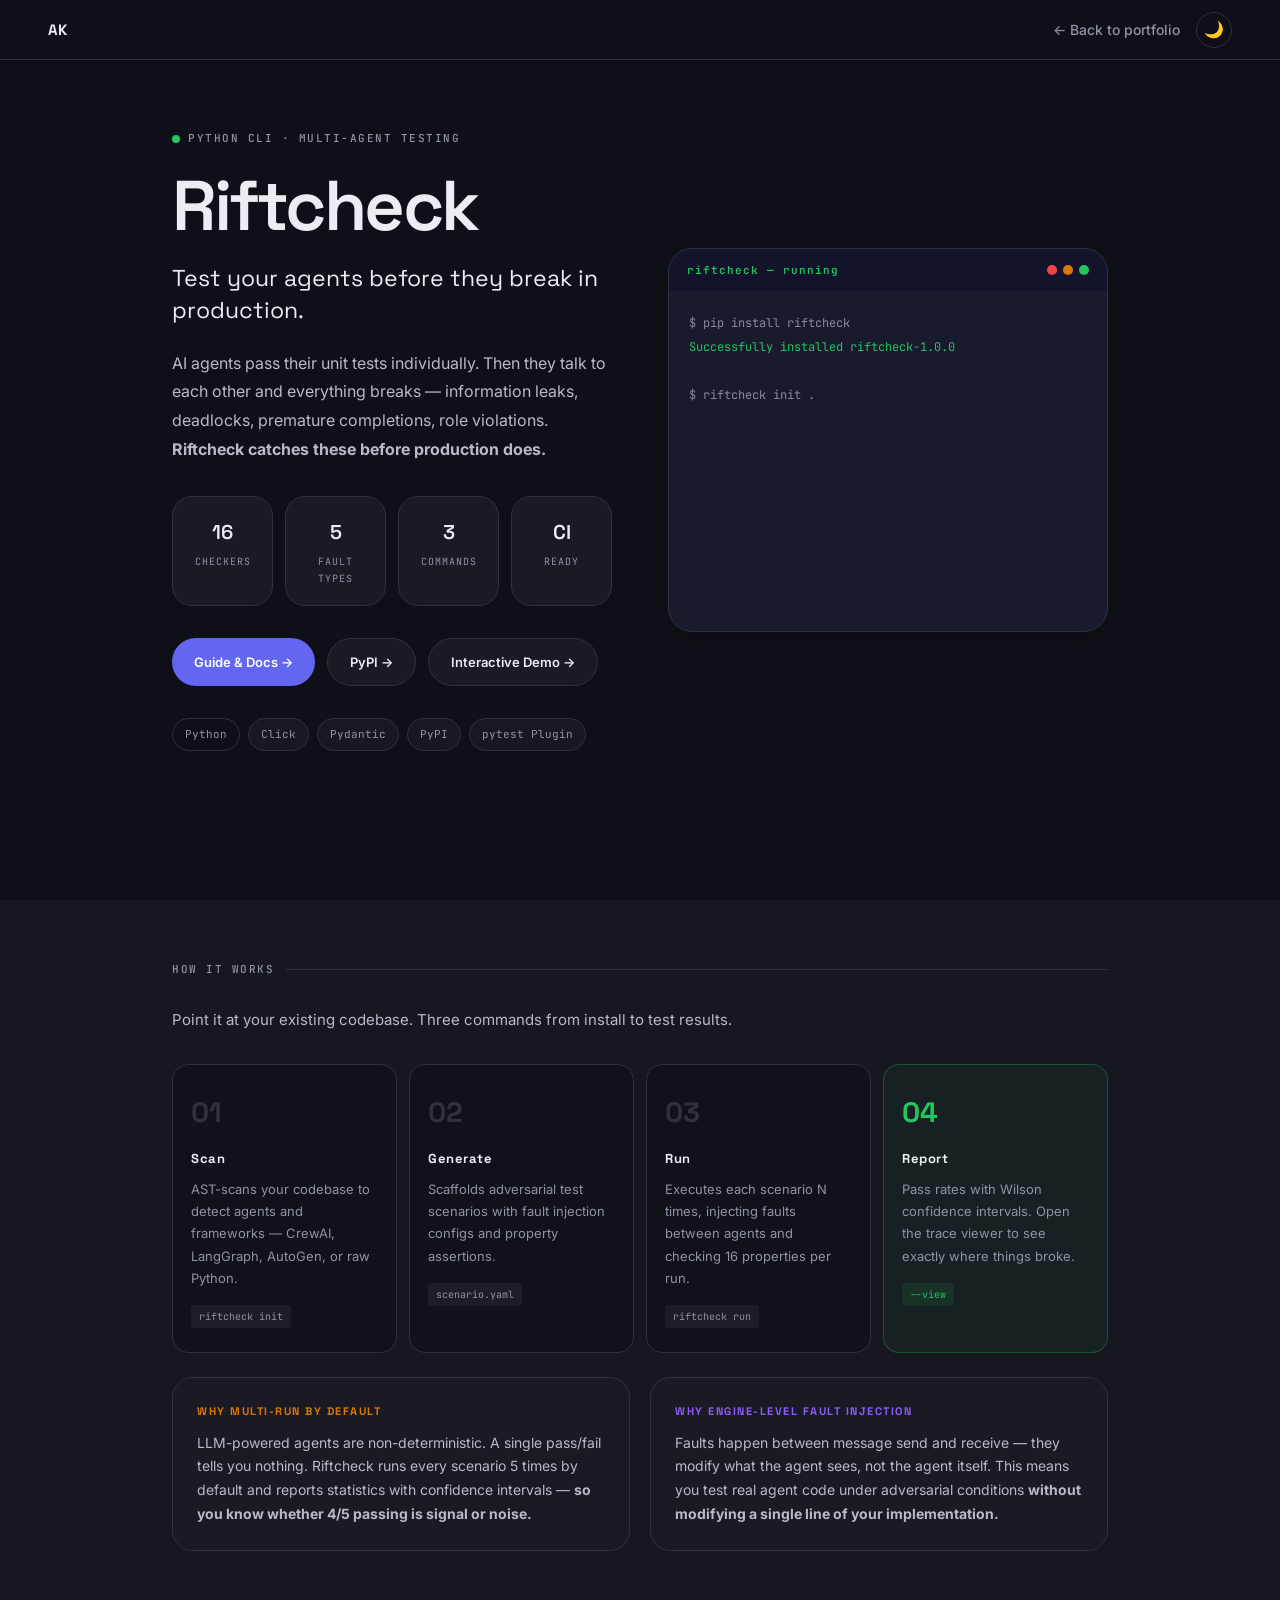
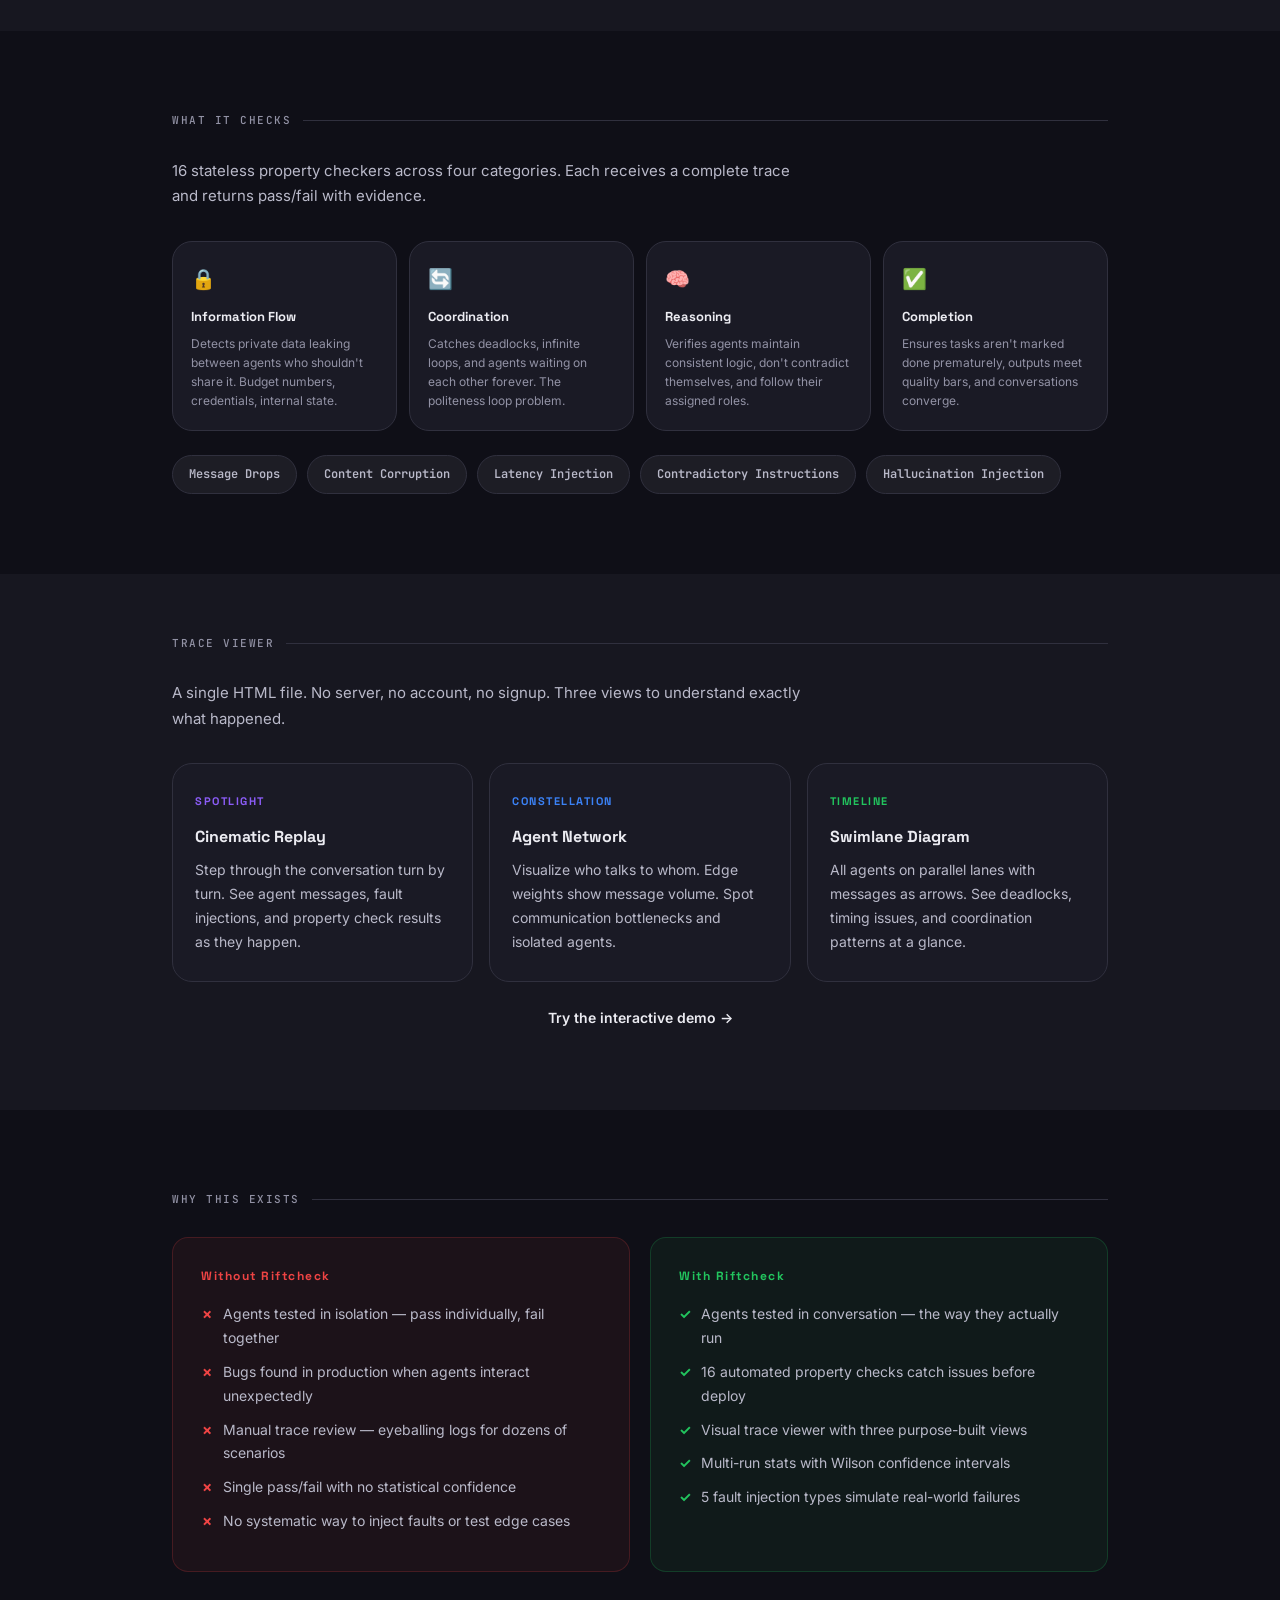
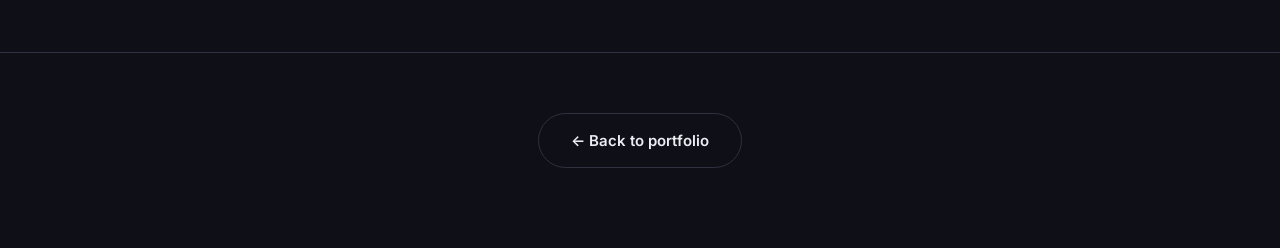
<file: riftcheck.html>
<!DOCTYPE html>
<html lang="en" data-theme="dark">
<head>
<meta charset="UTF-8">
<meta name="viewport" content="width=device-width, initial-scale=1.0">
<title>Riftcheck — Anmol Khandeparkar</title>
<link rel="preconnect" href="https://fonts.googleapis.com">
<link href="https://fonts.googleapis.com/css2?family=Inter:wght@400;500;600;700;800&family=JetBrains+Mono:wght@400;500;600&family=Space+Grotesk:wght@500;600;700;800&display=swap" rel="stylesheet">
<style>
:root {
  --bg: #FFFFFF;
  --bg-warm: #FBF8F4;
  --surface: #FFFFFF;
  --border: #EDE8E0;
  --border2: #F5F1EC;
  --text: #1a1a2e;
  --text2: #4a4a5a;
  --muted: #8a8a9a;
  --muted2: #bbb;
  --accent: #222222;
  --purple: #8B5CF6;
  --blue: #3B82F6;
  --green: #22C55E;
  --red: #EF4444;
  --pink: #EC4899;
  --amber: #D97706;
  --sans: 'Inter', -apple-system, sans-serif;
  --mono: 'JetBrains Mono', monospace;
  --display: 'Space Grotesk', sans-serif;
  --ease: cubic-bezier(0.16, 1, 0.3, 1);
  --radius: 16px;
  --shadow: 0 2px 8px rgba(0,0,0,0.04), 0 8px 24px rgba(0,0,0,0.06);
  --shadow-hover: 0 8px 32px rgba(0,0,0,0.10), 0 2px 8px rgba(0,0,0,0.04);
}
[data-theme="dark"] {
  --bg: #0f0f17; --bg-warm: #141420; --surface: #1a1a2e;
  --border: #2a2a3e; --border2: #222236;
  --text: #e8e8f0; --text2: #b0b0c8; --muted: #7a7a9a; --muted2: #555;
  --accent: #b0b0c8;
  --shadow: 0 2px 8px rgba(0,0,0,0.2), 0 8px 24px rgba(0,0,0,0.3);
  --shadow-hover: 0 8px 32px rgba(0,0,0,0.4), 0 2px 8px rgba(0,0,0,0.2);
}
[data-theme="dark"] nav { background: rgba(15,15,23,0.9); }
[data-theme="dark"] .stat-card { background: #111119; }
[data-theme="dark"] .tech-tag { background: rgba(255,255,255,0.04); color: var(--muted); border-color: var(--border); }
[data-theme="dark"] .tech-tag:first-child { background: rgba(255,255,255,0.06); border-color: var(--accent); color: var(--accent); }
[data-theme="dark"] .pipe-step { background: #111119; }
[data-theme="dark"] .pipe-step:last-child { background: rgba(34,197,94,0.06); border-color: rgba(34,197,94,0.3); }
[data-theme="dark"] .pipe-step:last-child .pipe-tech { background: rgba(34,197,94,0.1); }
[data-theme="dark"] .pipe-tech { background: rgba(255,255,255,0.05); }
[data-theme="dark"] .decision-card { background: #111119; }
[data-theme="dark"] .checker-card { background: #111119; }
[data-theme="dark"] .viewer-card { background: #111119; }
[data-theme="dark"] .diff-card.before { background: rgba(239,68,68,0.06); border-color: rgba(239,68,68,0.2); }
[data-theme="dark"] .diff-card.after { background: rgba(34,197,94,0.06); border-color: rgba(34,197,94,0.2); }
[data-theme="dark"] footer a:hover { background: rgba(255,255,255,0.06); }
[data-theme="dark"] .code-link { background: #6366f1; color: #fff; }
[data-theme="dark"] .code-link:hover { background: #818cf8; }
[data-theme="dark"] .terminal-wrap { background: #1a1a2e; }
[data-theme="dark"] .fault-tag { background: rgba(255,255,255,0.06); }
.theme-toggle {
  background: none; border: 1px solid var(--border); border-radius: 50%;
  width: 36px; height: 36px; cursor: pointer; display: flex;
  align-items: center; justify-content: center; font-size: 16px;
  transition: all 0.3s var(--ease); color: var(--muted); flex-shrink: 0;
}
.theme-toggle:hover { border-color: var(--text); color: var(--text); transform: rotate(30deg); }
*, *::before, *::after { margin: 0; padding: 0; box-sizing: border-box; }
html { scroll-behavior: smooth; }
body { background: var(--bg); color: var(--text); font-family: var(--sans); line-height: 1.7; -webkit-font-smoothing: antialiased; transition: background 0.4s ease, color 0.3s ease; }
::selection { background: var(--accent); color: white; }

nav {
  position: fixed; top: 0; left: 0; right: 0; z-index: 100;
  background: rgba(255,255,255,0.9);
  backdrop-filter: blur(20px); -webkit-backdrop-filter: blur(20px);
  padding: 0 48px; height: 60px;
  display: flex; justify-content: space-between; align-items: center;
  border-bottom: 1px solid var(--border2);
}
.nav-name { font-family: var(--display); font-size: 15px; font-weight: 700; color: var(--text); text-decoration: none; }
.back-link { font-size: 14px; font-weight: 500; color: var(--muted); text-decoration: none; display: flex; align-items: center; gap: 6px; transition: color 0.2s; }
.back-link:hover { color: var(--accent); }

.wrap { max-width: 1000px; margin: 0 auto; padding: 0 32px; }
section { padding: 80px 0; }
.s-title {
  font-family: var(--display); font-size: 13px; font-weight: 700;
  color: var(--accent); letter-spacing: 1.5px; text-transform: uppercase;
  margin-bottom: 40px; display: flex; align-items: center; gap: 12px;
}
.s-title::after { content: ''; flex: 1; height: 1px; background: var(--border); }

/* ── Hero ── */
#hero {
  min-height: 100vh; display: flex; align-items: center;
  padding-top: 60px; position: relative; overflow: hidden;
}
.hero-grid { display: grid; grid-template-columns: 1fr 1fr; gap: 56px; align-items: center; }
.hero-tag {
  font-family: var(--mono); font-size: 12px; color: var(--accent);
  letter-spacing: 2px; text-transform: uppercase; margin-bottom: 20px;
  display: flex; align-items: center; gap: 8px; font-weight: 500;
}
.hero-tag::before { content: ''; width: 8px; height: 8px; border-radius: 50%; background: var(--green); animation: pulse-dot 2s ease infinite; }
@keyframes pulse-dot { 0%,100% { opacity: 1; } 50% { opacity: 0.4; } }
.hero-title {
  font-family: var(--display); font-size: clamp(28px, 3.5vw, 42px);
  font-weight: 800; letter-spacing: -1.5px; line-height: 1.15;
  margin-bottom: 12px;
}
.hero-tagline {
  font-size: 18px; color: var(--accent); font-style: italic;
  margin-bottom: 28px; font-weight: 500;
}
.hero-desc {
  font-size: 16px; color: var(--text2); line-height: 1.8;
  margin-bottom: 32px; max-width: 480px;
}

/* ── Stats ── */
.stat-row { display: grid; grid-template-columns: repeat(4, 1fr); gap: 12px; margin-bottom: 32px; }
.stat-card {
  background: var(--bg-warm); border: 1px solid var(--border);
  border-radius: var(--radius); padding: 18px 16px; text-align: center;
  transition: transform 0.3s var(--ease), box-shadow 0.3s;
}
.stat-card:hover { transform: translateY(-3px); box-shadow: var(--shadow); }
.stat-val { font-family: var(--display); font-size: 20px; font-weight: 800; color: var(--text); margin-bottom: 4px; }
.stat-label { font-family: var(--mono); font-size: 10px; color: var(--muted); text-transform: uppercase; letter-spacing: 1px; }

/* Tech tags */
.tech-tags { display: flex; gap: 8px; flex-wrap: wrap; }
.tech-tag {
  font-family: var(--mono); font-size: 12px; font-weight: 500;
  padding: 6px 14px; border-radius: 100px; border: 1px solid var(--border);
  color: var(--text2); transition: all 0.2s;
}
.tech-tag:first-child { border-color: var(--accent); color: var(--accent); background: var(--bg-warm); }
.code-link {
  display: inline-flex; align-items: center; gap: 8px;
  padding: 12px 24px; background: var(--text); color: #fff;
  border-radius: 100px; font-size: 14px; font-weight: 600;
  text-decoration: none; transition: all 0.3s var(--ease);
  margin-bottom: 16px;
}
.code-link:hover { background: var(--accent); transform: translateY(-2px); box-shadow: 0 8px 24px rgba(0,0,0,0.15); }

/* ── Terminal ── */
.terminal-wrap {
  background: var(--text); border-radius: var(--radius); overflow: hidden;
  box-shadow: var(--shadow-hover);
}
.terminal-bar {
  background: #13132b; padding: 12px 18px;
  display: flex; justify-content: space-between; align-items: center;
}
.terminal-bar-title { font-family: var(--mono); font-size: 11px; color: var(--green); letter-spacing: 1px; font-weight: 600; }
.terminal-dots { display: flex; gap: 6px; }
.terminal-dots span { width: 10px; height: 10px; border-radius: 50%; }
#terminal {
  padding: 20px; font-family: var(--mono); font-size: 12px;
  line-height: 2; min-height: 340px; color: rgba(255,255,255,0.6);
}
@keyframes flow { 0% { opacity:0; transform:translateX(-6px); } 100% { opacity:1; transform:translateX(0); } }

/* ── Pipeline ── */
.pipeline-grid { display: grid; grid-template-columns: repeat(4, 1fr); gap: 12px; }
.pipe-step {
  background: var(--surface); border: 1px solid var(--border);
  border-radius: var(--radius); padding: 24px 18px;
  transition: all 0.3s var(--ease); position: relative;
}
.pipe-step:hover { border-color: var(--accent); transform: translateY(-4px); box-shadow: var(--shadow); }
.pipe-num { font-family: var(--display); font-size: 28px; font-weight: 800; color: var(--border); margin-bottom: 12px; }
.pipe-step:hover .pipe-num { color: var(--accent); }
.pipe-title { font-family: var(--display); font-size: 13px; font-weight: 700; color: var(--text); letter-spacing: 0.5px; margin-bottom: 10px; line-height: 1.5; }
.pipe-desc { font-size: 13px; color: var(--muted); line-height: 1.7; margin-bottom: 12px; }
.pipe-tech { font-family: var(--mono); font-size: 10px; color: var(--muted); padding: 3px 8px; background: var(--bg-warm); border-radius: 4px; display: inline-block; }
.pipe-step:last-child { border-color: var(--green); background: #F0FDF4; }
.pipe-step:last-child .pipe-num { color: var(--green); }
.pipe-step:last-child .pipe-tech { color: var(--green); background: #ECFDF5; }

/* ── Design decisions ── */
.decisions { display: grid; grid-template-columns: 1fr 1fr; gap: 20px; margin-top: 24px; }
.decision-card {
  background: var(--bg-warm); border: 1px solid var(--border);
  border-radius: var(--radius); padding: 24px;
}
.decision-label { font-family: var(--display); font-size: 11px; font-weight: 700; letter-spacing: 1.5px; text-transform: uppercase; margin-bottom: 10px; }
.decision-card:first-child .decision-label { color: var(--amber); }
.decision-card:last-child .decision-label { color: var(--purple); }
.decision-text { font-size: 14px; color: var(--text2); line-height: 1.7; }

/* ── Checker grid ── */
.checker-grid { display: grid; grid-template-columns: repeat(4, 1fr); gap: 12px; }
.checker-card {
  background: var(--surface); border: 1px solid var(--border);
  border-radius: var(--radius); padding: 20px 18px;
  transition: all 0.3s var(--ease);
}
.checker-card:hover { border-color: var(--accent); transform: translateY(-3px); box-shadow: var(--shadow); }
.checker-icon { font-size: 20px; margin-bottom: 10px; }
.checker-name { font-family: var(--display); font-size: 13px; font-weight: 700; color: var(--text); margin-bottom: 6px; }
.checker-desc { font-size: 12px; color: var(--muted); line-height: 1.6; }

/* ── Fault tags ── */
.fault-row { display: flex; gap: 10px; flex-wrap: wrap; margin-top: 24px; }
.fault-tag {
  font-family: var(--mono); font-size: 12px; font-weight: 600;
  padding: 8px 16px; border-radius: 100px; border: 1px solid var(--border);
  color: var(--text2); background: var(--bg-warm);
}

/* ── Viewer cards ── */
.viewer-grid { display: grid; grid-template-columns: repeat(3, 1fr); gap: 16px; }
.viewer-card {
  background: var(--surface); border: 1px solid var(--border);
  border-radius: var(--radius); padding: 28px 22px;
  transition: all 0.3s var(--ease);
}
.viewer-card:hover { border-color: var(--accent); transform: translateY(-4px); box-shadow: var(--shadow); }
.viewer-label { font-family: var(--display); font-size: 11px; font-weight: 700; letter-spacing: 1.5px; text-transform: uppercase; margin-bottom: 12px; }
.viewer-card:nth-child(1) .viewer-label { color: var(--purple); }
.viewer-card:nth-child(2) .viewer-label { color: var(--blue); }
.viewer-card:nth-child(3) .viewer-label { color: var(--green); }
.viewer-title { font-family: var(--display); font-size: 16px; font-weight: 700; color: var(--text); margin-bottom: 8px; }
.viewer-desc { font-size: 14px; color: var(--text2); line-height: 1.7; }

/* ── Before/After ── */
.diff-grid { display: grid; grid-template-columns: 1fr 1fr; gap: 20px; }
.diff-card { border-radius: var(--radius); padding: 28px; }
.diff-card.before { background: #FEF2F2; border: 1px solid #FECACA; }
.diff-card.after { background: #F0FDF4; border: 1px solid #BBF7D0; }
.diff-label { font-family: var(--display); font-size: 12px; font-weight: 700; letter-spacing: 1.5px; margin-bottom: 16px; }
.diff-card.before .diff-label { color: var(--red); }
.diff-card.after .diff-label { color: var(--green); }
.diff-item { display: flex; gap: 10px; font-size: 14px; color: var(--text2); line-height: 1.7; margin-bottom: 10px; }
.diff-item .icon { flex-shrink: 0; font-weight: 700; }
.diff-card.before .icon { color: var(--red); }
.diff-card.after .icon { color: var(--green); }

/* ── Footer ── */
footer { text-align: center; padding: 60px 0 80px; border-top: 1px solid var(--border2); }
footer a {
  display: inline-flex; align-items: center; gap: 8px;
  font-size: 15px; font-weight: 600; color: var(--accent);
  text-decoration: none; padding: 14px 32px;
  border: 1.5px solid var(--border); border-radius: 100px;
  transition: all 0.3s var(--ease);
}
footer a:hover { border-color: var(--accent); background: var(--bg-warm); transform: translateY(-2px); box-shadow: var(--shadow); }

/* ── Reveal ── */
.js .reveal { opacity: 0; transform: translateY(20px); transition: opacity 0.6s var(--ease), transform 0.6s var(--ease); }
.js .reveal.vis { opacity: 1; transform: translateY(0); }

@media (max-width: 900px) {
  .hero-grid { grid-template-columns: 1fr !important; }
  .stat-row { grid-template-columns: repeat(2, 1fr); }
  .pipeline-grid { grid-template-columns: 1fr 1fr !important; }
  .checker-grid { grid-template-columns: 1fr 1fr !important; }
  .viewer-grid { grid-template-columns: 1fr !important; }
  .diff-grid, .decisions { grid-template-columns: 1fr; }
}
@media (max-width: 768px) {
  nav { padding: 0 20px; }
  .wrap { padding: 0 20px; }
  .stat-row { grid-template-columns: 1fr; }
  .checker-grid { grid-template-columns: 1fr !important; }
  .pipeline-grid { grid-template-columns: 1fr !important; }
}
</style>
<style id="shared-presentation">
/* Shared Paper School presentation. Content and product demos retain their own structure. */
:root,[data-theme="light"]{--bg:#fff;--bg-warm:#fbf8f4;--surface:#fff;--border:#ede8e0;--border2:#ede8e0;--text:#1a1a2e;--text2:#4a4a5a;--muted:#777783;--accent:#1a1a2e;--purple:#8b5cf6;--sans:Inter,-apple-system,BlinkMacSystemFont,sans-serif;--display:'Space Grotesk',sans-serif;--mono:'JetBrains Mono',monospace;}
:root[data-theme="dark"]{color-scheme:dark;--bg:#0f0f17;--bg-warm:#171720;--surface:#1a1a25;--border:#30303e;--border2:#30303e;--text:#ececf2;--text2:#b9b9c9;--muted:#9292a5;--muted2:#9292a5;--accent:#ececf2;--shadow:0 14px 38px #0002;--shadow-hover:0 18px 46px #0003;}
html{scroll-padding-top:88px;}body{font-family:var(--sans);background:var(--bg);color:var(--text);line-height:1.7;-webkit-font-smoothing:antialiased;}
html nav,html[data-theme] nav{background:var(--bg);border-bottom:1px solid var(--border);box-shadow:none;backdrop-filter:none;}
html .theme-toggle{border-color:var(--border);color:var(--text);box-shadow:none;}html .theme-toggle:hover{transform:none;box-shadow:none;border-color:var(--muted);}
h1,h2,h3,.hero-title,.hero-name{font-family:var(--display);font-weight:600;}
html .hero-title{font-size:clamp(40px,5.5vw,72px);line-height:1.08;letter-spacing:-2.5px;overflow-wrap:anywhere;}
html .hero-tagline{font:400 23px/1.4 var(--display);margin:18px 0 22px;color:var(--text);}
html .hero-desc{font-size:16px;line-height:1.8;color:var(--text2);}
html .hero-tag{font:500 11px/1.7 var(--mono);letter-spacing:1.5px;text-transform:uppercase;color:var(--muted);background:none;border:0;padding:0;}
html .s-title{font:500 11px/1.7 var(--mono);letter-spacing:1.5px;color:var(--muted);text-transform:uppercase;margin-bottom:28px;}
html .code-link{border-radius:999px;padding:12px 22px;background:var(--text);color:var(--bg);box-shadow:none;font:600 13px/1.7 var(--sans);}
html .tech-tag,html[data-theme] .tech-tag:first-child{font:400 11px/1.7 var(--mono);border:1px solid var(--border);border-radius:99px;padding:6px 12px;background:transparent;color:var(--muted);}
html[data-theme] :is(.stat-card,.decision-card,.checker-card,.viewer-card,.feature-list,.quick-card){background:var(--surface);border-color:var(--border);border-radius:20px;box-shadow:none;}
html .stat-val{font-family:var(--display);font-weight:600;}html .stat-label{color:var(--muted);}
html :is(.terminal-wrap,.demo-wrap,.output-wrap){border-radius:24px;border:1px solid var(--border);box-shadow:0 14px 38px #0002;overflow:hidden;}
html :is(.terminal-bar,.demo-bar,.output-bar){border-bottom-color:var(--border);}
html .screen-label{font:400 12px/1.5 var(--sans);text-transform:none;letter-spacing:0;color:var(--muted);}
html .screen-frame{box-shadow:0 14px 38px #0002;}html .phone-frame{box-shadow:0 14px 38px #0002;}
html footer{border-top:1px solid var(--border);color:var(--muted);}
/* Calm portfolio chrome; keep the project screenshots and semantic demo colors. */
body::before,.aurora,.blob{display:none!important;}
html[data-theme] .hero-name{background:none;-webkit-text-fill-color:var(--text);color:var(--text);}
html .hero-photo-wrap::before{animation:none;background:var(--border);}
html .quick-card:hover{border-color:var(--muted);box-shadow:0 14px 38px #0002;transform:translateY(-2px);}
html .quick-card-title{font-family:var(--display);font-weight:600;letter-spacing:-.4px;}
html .prompt-submit,html .prompt-chip.active{background:var(--text);color:var(--bg);box-shadow:none;}
html[data-theme] .prompt-bar{background:var(--surface);border-color:var(--border);}
html[data-theme] .prompt-bar:focus,html[data-theme] .prompt-bar:focus-visible{background:var(--surface);border-color:var(--purple);box-shadow:none;outline:none;}
:focus-visible{outline:2px solid var(--purple);outline-offset:4px;}
@media(max-width:768px){html .hero-title{font-size:clamp(36px,9vw,52px);letter-spacing:-1.8px;}html .hero-tagline{font-size:21px;}html .hero-grid{gap:32px;}html .quick-card{border-radius:20px;}}
@media(prefers-reduced-motion:reduce){html{scroll-behavior:auto;}*,*::before,*::after{animation-duration:.01ms!important;transition-duration:.01ms!important;}}
/* Use-case project gallery */
.quick-cards.project-results{max-width:100%;overflow:visible;}.quick-cards.project-results.show{max-height:none;}
.project-grid{display:grid;grid-template-columns:repeat(2,minmax(0,1fr));gap:20px;text-align:left;}
.project-tile{min-width:0;background:var(--surface);border:1px solid var(--border);border-radius:22px;overflow:hidden;transition:border-color .2s,transform .2s;}
.project-tile[hidden]{display:none;}.project-tile:hover{border-color:var(--muted);transform:translateY(-3px);}
.project-tile-link{display:flex;flex-direction:column;height:100%;color:inherit;text-decoration:none;}
.project-art{height:210px;background:var(--bg-warm);border-bottom:1px solid var(--border);overflow:hidden;display:flex;align-items:center;justify-content:center;}
.project-art.phone img{height:190px;width:auto;border:4px solid #19191e;border-radius:22px;box-shadow:0 10px 28px #0003;}
.project-art.game img{width:100%;height:100%;object-fit:contain;padding:14px;}
.project-art.workflow{padding:24px;align-items:stretch;flex-direction:column;gap:10px;}
.workflow-caption{font:10px var(--mono);text-transform:uppercase;letter-spacing:1.3px;color:var(--muted);margin-bottom:4px;}
.workflow-step{font:12px/1.5 var(--sans);color:var(--text2);padding:9px 10px;border:1px solid var(--border);border-radius:9px;background:var(--surface);}.workflow-step span{color:var(--purple);font:10px var(--mono);margin-right:10px;}
.project-copy{padding:22px;display:flex;flex:1;flex-direction:column;}.project-category{font:10px/1.6 var(--mono);color:var(--muted);margin-bottom:9px;}.project-copy h3{font:600 20px/1.25 var(--display);letter-spacing:-.5px;margin:0 0 10px;}.project-summary{font:14px/1.65 var(--sans);color:var(--text2);margin:0 0 22px;}.project-explore{font:500 12px var(--sans);color:var(--text);margin-top:auto;}
.projects-more{display:block;margin:24px auto 0;padding:12px 22px;border:1px solid var(--border);border-radius:99px;background:transparent;color:var(--text);font:500 13px var(--sans);cursor:pointer;}.projects-more:hover{border-color:var(--muted);}.projects-more span{color:var(--muted);}
@media(max-width:540px){.project-grid{grid-template-columns:1fr;gap:18px;}.project-art{height:220px;}}

/* Actual product captures, sized to read as imagery rather than tiny icons. */
.project-art{height:250px;}
.project-art.product-shot{padding:0;align-items:stretch;}
.project-art.product-shot img{display:block;width:100%;height:100%;object-fit:cover;object-position:top left;}
.project-art.fund-shot img{width:135%;max-width:none;flex:none;object-fit:cover;object-position:50% 60%;margin-left:-17.5%;}
.project-art.phone{background:radial-gradient(ellipse at center,#292735,var(--bg-warm) 75%);}
.project-art.phone img{height:232px;max-width:100%;object-fit:contain;}
@media(max-width:540px){.project-art{height:260px;}.project-art.phone img{height:242px;}}
/* Project gallery: room for real product interfaces, without clipping screenshots. */
#hero .wrap:has(.project-results.show){width:100%;max-width:1080px;}
.quick-cards.project-results{width:100%;max-width:976px;margin-top:36px;}
.project-grid{gap:28px;}
.project-tile{border-radius:16px;background:var(--bg);border-color:var(--border);}
.project-art,.project-art.product-shot{height:auto;aspect-ratio:16/10;padding:20px;background:#171720;align-items:center;justify-content:center;}
.project-art.product-shot img,.project-art.fund-shot img{display:block;width:100%;height:auto;max-width:100%;max-height:100%;margin:0;object-fit:contain;object-position:center;border-radius:7px;box-shadow:0 8px 24px #0003;}
.project-art.phone{height:auto;aspect-ratio:16/10;background:#eee8db;padding:0;position:relative;}
.project-art.phone img{height:124%;width:auto;max-width:none;max-height:none;object-fit:contain;border:5px solid #202024;border-radius:28px;transform:translateY(13%);box-shadow:0 12px 35px #0003;}
.project-copy{padding:22px 24px 24px;background:var(--bg);}
.project-category{font:500 10px/1.5 var(--sans);letter-spacing:.6px;text-transform:uppercase;margin-bottom:8px;}
.project-copy h3{font-size:23px;line-height:1.2;letter-spacing:-.6px;}
.project-summary{font-size:14px;line-height:1.65;max-width:36ch;margin-bottom:20px;}
.project-explore{font-size:12px;color:var(--muted);}
.project-tile:hover .project-explore{color:var(--text);}
@media(max-width:700px){.project-grid{grid-template-columns:1fr;gap:24px;}.quick-cards.project-results{max-width:480px;}.project-art,.project-art.product-shot,.project-art.phone{height:auto;aspect-ratio:16/10;}.project-art.phone img{height:124%;}.project-copy{padding:20px 22px 24px;}}
.project-filters{display:flex;flex-wrap:wrap;gap:8px;margin:0 0 12px;text-align:left;}
.project-filter{padding:8px 14px;border:1px solid var(--border);border-radius:99px;background:transparent;color:var(--text2);font:500 12px/1.5 var(--sans);cursor:pointer;transition:background .15s,color .15s,border-color .15s;}
.project-filter:hover{border-color:var(--muted);color:var(--text);}
.project-filter[aria-pressed="true"]{background:var(--text);color:var(--bg);border-color:var(--text);}
.project-count{text-align:left;font:12px/1.5 var(--sans);color:var(--muted);margin:0 0 20px;}
.education-heading{display:flex;align-items:center;justify-content:space-between;gap:20px;margin-bottom:6px;}.education-heading>div{min-width:0;}.education-logo{display:block;flex:0 0 64px;width:64px;height:auto;object-fit:contain;}.education-heading .quick-card-meta{margin-bottom:0;}
</style>
</head>
<body>

<nav>
  <a href="index.html" class="nav-name">AK</a>
  <div style="display:flex;align-items:center;gap:16px;">
    <a href="index.html" class="back-link">&larr; Back to portfolio</a>
    <button class="theme-toggle" id="theme-toggle" title="Toggle dark mode">&#9728;&#65039;</button>
  </div>
</nav>

<!-- ── HERO ── -->
<section id="hero">
  <div class="wrap">
    <div class="hero-grid">
      <div>
        <div class="hero-tag reveal">Python CLI &middot; Multi-Agent Testing</div>
        <h1 class="hero-title reveal">Riftcheck</h1>
        <p class="hero-tagline reveal">Test your agents before they break in production.</p>
        <p class="hero-desc reveal">AI agents pass their unit tests individually. Then they talk to each other and everything breaks &mdash; information leaks, deadlocks, premature completions, role violations. <strong>Riftcheck catches these before production does.</strong></p>

        <div class="stat-row reveal">
          <div class="stat-card">
            <div class="stat-val">16</div>
            <div class="stat-label">Checkers</div>
          </div>
          <div class="stat-card">
            <div class="stat-val">5</div>
            <div class="stat-label">Fault Types</div>
          </div>
          <div class="stat-card">
            <div class="stat-val">3</div>
            <div class="stat-label">Commands</div>
          </div>
          <div class="stat-card">
            <div class="stat-val">CI</div>
            <div class="stat-label">Ready</div>
          </div>
        </div>

        <div class="reveal" style="display:flex;gap:12px;flex-wrap:wrap;margin-bottom:16px;">
          <a href="https://riftcheck.ai/" target="_blank" class="code-link">Guide &amp; Docs &rarr;</a>
          <a href="https://pypi.org/project/riftcheck/" target="_blank" class="code-link" style="background:var(--surface);color:var(--text);border:1.5px solid var(--border);">PyPI &rarr;</a>
          <a href="https://riftcheck.ai/viewer.html" target="_blank" class="code-link" style="background:var(--surface);color:var(--text);border:1.5px solid var(--border);">Interactive Demo &rarr;</a>
        </div>
        <div class="tech-tags reveal">
          <span class="tech-tag">Python</span>
          <span class="tech-tag">Click</span>
          <span class="tech-tag">Pydantic</span>
          <span class="tech-tag">PyPI</span>
          <span class="tech-tag">pytest Plugin</span>
        </div>
      </div>

      <!-- Animated terminal -->
      <div class="terminal-wrap reveal">
        <div class="terminal-bar">
          <span class="terminal-bar-title">riftcheck &mdash; running</span>
          <div class="terminal-dots">
            <span style="background:var(--red);"></span>
            <span style="background:var(--amber);"></span>
            <span style="background:var(--green);"></span>
          </div>
        </div>
        <div id="terminal"></div>
      </div>
    </div>
  </div>
</section>

<!-- ── HOW IT WORKS ── -->
<section style="background:var(--bg-warm);padding-top:60px;">
  <div class="wrap">
    <p class="s-title reveal">How It Works</p>
    <p class="reveal" style="font-size:15px;color:var(--text2);margin-bottom:32px;max-width:640px;">Point it at your existing codebase. Three commands from install to test results.</p>

    <div class="pipeline-grid reveal">
      <div class="pipe-step">
        <div class="pipe-num">01</div>
        <div class="pipe-title">Scan</div>
        <div class="pipe-desc">AST-scans your codebase to detect agents and frameworks &mdash; CrewAI, LangGraph, AutoGen, or raw Python.</div>
        <span class="pipe-tech">riftcheck init</span>
      </div>
      <div class="pipe-step">
        <div class="pipe-num">02</div>
        <div class="pipe-title">Generate</div>
        <div class="pipe-desc">Scaffolds adversarial test scenarios with fault injection configs and property assertions.</div>
        <span class="pipe-tech">scenario.yaml</span>
      </div>
      <div class="pipe-step">
        <div class="pipe-num">03</div>
        <div class="pipe-title">Run</div>
        <div class="pipe-desc">Executes each scenario N times, injecting faults between agents and checking 16 properties per run.</div>
        <span class="pipe-tech">riftcheck run</span>
      </div>
      <div class="pipe-step">
        <div class="pipe-num">04</div>
        <div class="pipe-title">Report</div>
        <div class="pipe-desc">Pass rates with Wilson confidence intervals. Open the trace viewer to see exactly where things broke.</div>
        <span class="pipe-tech">--view</span>
      </div>
    </div>

    <div class="decisions reveal">
      <div class="decision-card">
        <div class="decision-label">Why Multi-Run by Default</div>
        <div class="decision-text">LLM-powered agents are non-deterministic. A single pass/fail tells you nothing. Riftcheck runs every scenario 5 times by default and reports statistics with confidence intervals &mdash; <strong>so you know whether 4/5 passing is signal or noise.</strong></div>
      </div>
      <div class="decision-card">
        <div class="decision-label">Why Engine-Level Fault Injection</div>
        <div class="decision-text">Faults happen between message send and receive &mdash; they modify what the agent sees, not the agent itself. This means you test real agent code under adversarial conditions <strong>without modifying a single line of your implementation.</strong></div>
      </div>
    </div>
  </div>
</section>

<!-- ── PROPERTY CHECKERS ── -->
<section>
  <div class="wrap">
    <p class="s-title reveal">What It Checks</p>
    <p class="reveal" style="font-size:15px;color:var(--text2);margin-bottom:32px;max-width:640px;">16 stateless property checkers across four categories. Each receives a complete trace and returns pass/fail with evidence.</p>

    <div class="checker-grid reveal">
      <div class="checker-card">
        <div class="checker-icon">&#128274;</div>
        <div class="checker-name">Information Flow</div>
        <div class="checker-desc">Detects private data leaking between agents who shouldn't share it. Budget numbers, credentials, internal state.</div>
      </div>
      <div class="checker-card">
        <div class="checker-icon">&#128260;</div>
        <div class="checker-name">Coordination</div>
        <div class="checker-desc">Catches deadlocks, infinite loops, and agents waiting on each other forever. The politeness loop problem.</div>
      </div>
      <div class="checker-card">
        <div class="checker-icon">&#129504;</div>
        <div class="checker-name">Reasoning</div>
        <div class="checker-desc">Verifies agents maintain consistent logic, don't contradict themselves, and follow their assigned roles.</div>
      </div>
      <div class="checker-card">
        <div class="checker-icon">&#9989;</div>
        <div class="checker-name">Completion</div>
        <div class="checker-desc">Ensures tasks aren't marked done prematurely, outputs meet quality bars, and conversations converge.</div>
      </div>
    </div>

    <div class="fault-row reveal">
      <span class="fault-tag">Message Drops</span>
      <span class="fault-tag">Content Corruption</span>
      <span class="fault-tag">Latency Injection</span>
      <span class="fault-tag">Contradictory Instructions</span>
      <span class="fault-tag">Hallucination Injection</span>
    </div>
  </div>
</section>

<!-- ── TRACE VIEWER ── -->
<section style="background:var(--bg-warm);padding-top:60px;">
  <div class="wrap">
    <p class="s-title reveal">Trace Viewer</p>
    <p class="reveal" style="font-size:15px;color:var(--text2);margin-bottom:32px;max-width:640px;">A single HTML file. No server, no account, no signup. Three views to understand exactly what happened.</p>

    <div class="viewer-grid reveal">
      <div class="viewer-card">
        <div class="viewer-label">Spotlight</div>
        <div class="viewer-title">Cinematic Replay</div>
        <div class="viewer-desc">Step through the conversation turn by turn. See agent messages, fault injections, and property check results as they happen.</div>
      </div>
      <div class="viewer-card">
        <div class="viewer-label">Constellation</div>
        <div class="viewer-title">Agent Network</div>
        <div class="viewer-desc">Visualize who talks to whom. Edge weights show message volume. Spot communication bottlenecks and isolated agents.</div>
      </div>
      <div class="viewer-card">
        <div class="viewer-label">Timeline</div>
        <div class="viewer-title">Swimlane Diagram</div>
        <div class="viewer-desc">All agents on parallel lanes with messages as arrows. See deadlocks, timing issues, and coordination patterns at a glance.</div>
      </div>
    </div>

    <p class="reveal" style="font-size:14px;color:var(--muted);margin-top:24px;text-align:center;">
      <a href="https://riftcheck.ai/viewer.html" target="_blank" style="color:var(--accent);font-weight:600;text-decoration:none;">Try the interactive demo &rarr;</a>
    </p>
  </div>
</section>

<!-- ── BEFORE / AFTER ── -->
<section>
  <div class="wrap">
    <p class="s-title reveal">Why This Exists</p>
    <div class="diff-grid reveal">
      <div class="diff-card before">
        <div class="diff-label">Without Riftcheck</div>
        <div class="diff-item"><span class="icon">&#10007;</span> Agents tested in isolation — pass individually, fail together</div>
        <div class="diff-item"><span class="icon">&#10007;</span> Bugs found in production when agents interact unexpectedly</div>
        <div class="diff-item"><span class="icon">&#10007;</span> Manual trace review — eyeballing logs for dozens of scenarios</div>
        <div class="diff-item"><span class="icon">&#10007;</span> Single pass/fail with no statistical confidence</div>
        <div class="diff-item"><span class="icon">&#10007;</span> No systematic way to inject faults or test edge cases</div>
      </div>
      <div class="diff-card after">
        <div class="diff-label">With Riftcheck</div>
        <div class="diff-item"><span class="icon">&#10003;</span> Agents tested in conversation — the way they actually run</div>
        <div class="diff-item"><span class="icon">&#10003;</span> 16 automated property checks catch issues before deploy</div>
        <div class="diff-item"><span class="icon">&#10003;</span> Visual trace viewer with three purpose-built views</div>
        <div class="diff-item"><span class="icon">&#10003;</span> Multi-run stats with Wilson confidence intervals</div>
        <div class="diff-item"><span class="icon">&#10003;</span> 5 fault injection types simulate real-world failures</div>
      </div>
    </div>
  </div>
</section>

<footer>
  <a href="index.html">&larr; Back to portfolio</a>
</footer>

<script>
(function(){
document.documentElement.classList.add('js');

// Reveal observer
try {
  const obs = new IntersectionObserver(entries => {
    entries.forEach(e => { if(e.isIntersecting) { e.target.classList.add('vis'); obs.unobserve(e.target); }});
  }, { threshold: 0.08, rootMargin: '0px 0px -40px 0px' });
  document.querySelectorAll('.reveal').forEach(el => obs.observe(el));
} catch(e) { document.querySelectorAll('.reveal').forEach(el => el.classList.add('vis')); }
setTimeout(() => document.querySelectorAll('.reveal:not(.vis)').forEach(el => el.classList.add('vis')), 3000);

// Terminal animation
const lines = [
  { text: '$ pip install riftcheck', color: '#8a8a9a', delay: 0 },
  { text: '  Successfully installed riftcheck-1.0.0', color: '#22C55E', delay: 800 },
  { text: '', delay: 1000 },
  { text: '$ riftcheck init .', color: '#8a8a9a', delay: 1200 },
  { text: '  Scanning agents... found 3 (CrewAI)', color: '#fff', delay: 1800 },
  { text: '  Generated scenario.yaml + agents.py', color: '#22C55E', delay: 2400 },
  { text: '', delay: 2600 },
  { text: '$ riftcheck run scenario.yaml --runs 5', color: '#8a8a9a', delay: 2800 },
  { text: '', delay: 3200 },
  { text: '  Scenario: budget_negotiation', color: '#fff', delay: 3400 },
  { text: '  Run 1/5 ............................ done', color: '#fff', delay: 3800 },
  { text: '  Run 2/5 ............................ done', color: '#fff', delay: 4200 },
  { text: '  Run 3/5 ............................ done', color: '#fff', delay: 4600 },
  { text: '  Run 4/5 ............................ done', color: '#fff', delay: 5000 },
  { text: '  Run 5/5 ............................ done', color: '#fff', delay: 5400 },
  { text: '', delay: 5600 },
  { text: '  Property Results:', color: '#D97706', delay: 5800 },
  { text: '  ✓ no_information_leak      5/5  [1.00, CI 0.57–1.00]', color: '#22C55E', delay: 6200 },
  { text: '  ✓ no_deadlock              5/5  [1.00, CI 0.57–1.00]', color: '#22C55E', delay: 6500 },
  { text: '  ✗ role_boundary            3/5  [0.60, CI 0.23–0.88]', color: '#EF4444', delay: 6800 },
  { text: '  ✓ task_completion          4/5  [0.80, CI 0.38–0.96]', color: '#22C55E', delay: 7100 },
  { text: '', delay: 7300 },
  { text: '  1 property failed. Run with --view to inspect.', color: '#EF4444', delay: 7500 },
];

const term = document.getElementById('terminal');
let timeout;
function animateTerminal() {
  term.innerHTML = '';
  lines.forEach(l => {
    setTimeout(() => {
      const div = document.createElement('div');
      div.textContent = l.text || ' ';
      div.style.color = l.color || 'rgba(255,255,255,0.6)';
      div.style.animation = 'flow 0.3s ease forwards';
      term.appendChild(div);
      term.scrollTop = term.scrollHeight;
    }, l.delay);
  });
}
// Start when terminal is in view
try {
  const tObs = new IntersectionObserver(entries => {
    entries.forEach(e => { if(e.isIntersecting) { animateTerminal(); tObs.unobserve(e.target); }});
  }, { threshold: 0.3 });
  tObs.observe(document.querySelector('.terminal-wrap'));
} catch(e) { animateTerminal(); }

// Theme toggle
const toggle = document.getElementById('theme-toggle');
const html = document.documentElement;
const saved = localStorage.getItem('portfolio-theme');
if (saved !== 'light') {
  html.setAttribute('data-theme', 'dark');
  toggle.textContent = '🌙';
}
toggle.addEventListener('click', () => {
  const isDark = html.getAttribute('data-theme') === 'dark';
  html.setAttribute('data-theme', isDark ? 'light' : 'dark');
  toggle.textContent = isDark ? '☀️' : '🌙';
  localStorage.setItem('portfolio-theme', isDark ? 'light' : 'dark');
});
})();
</script>
</body>
</html>
</file>
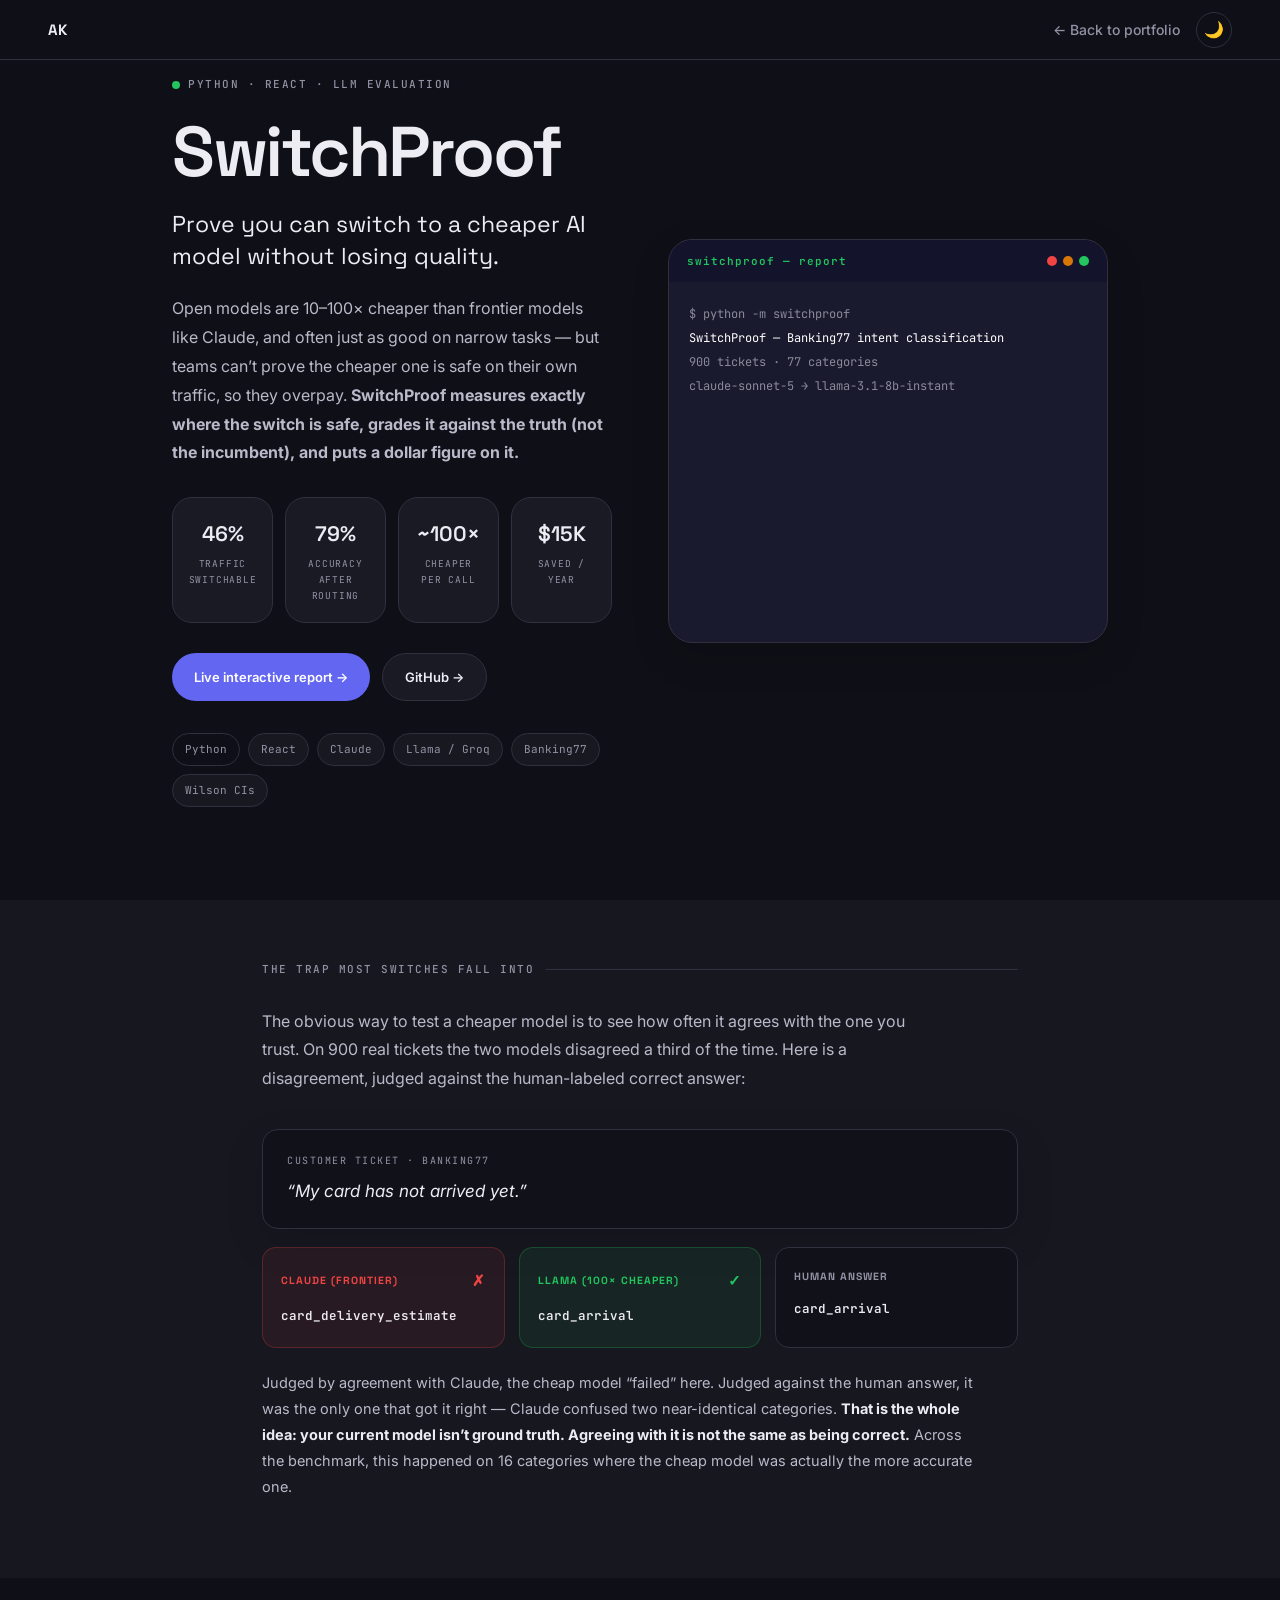
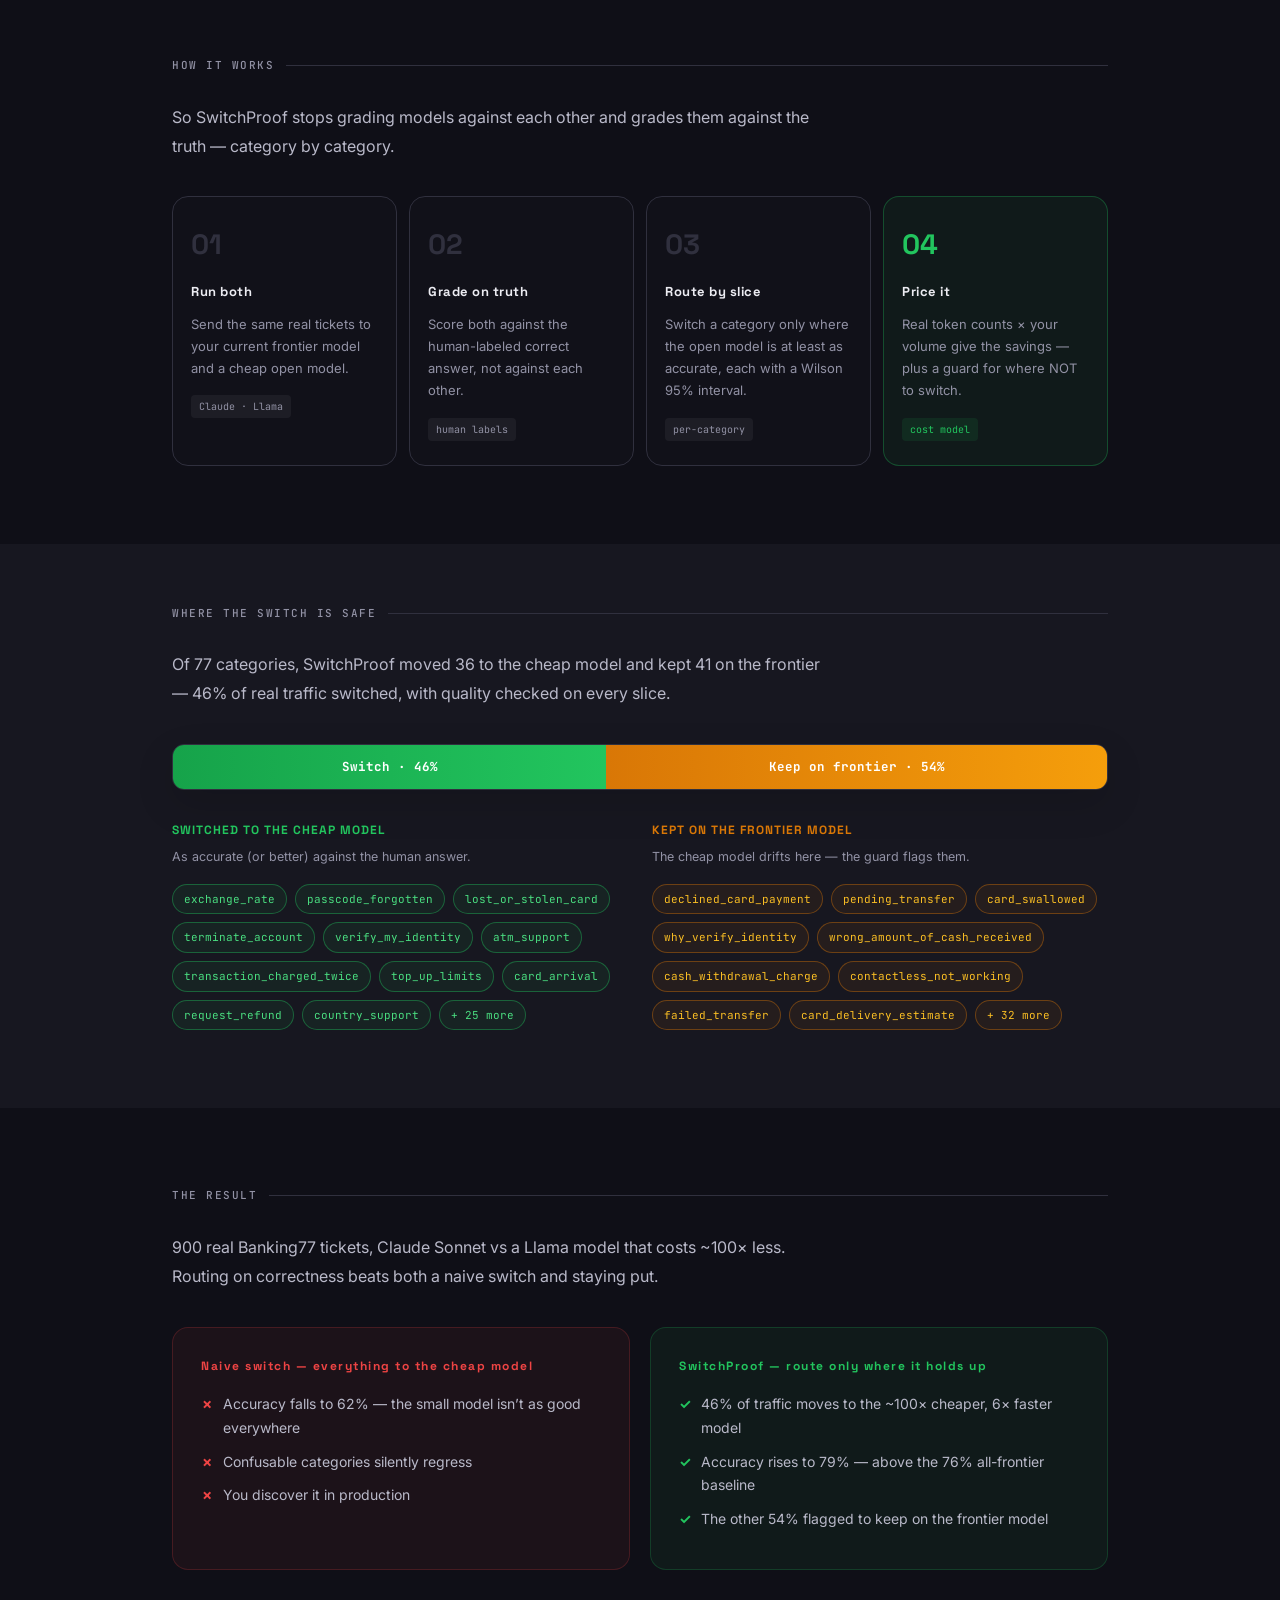
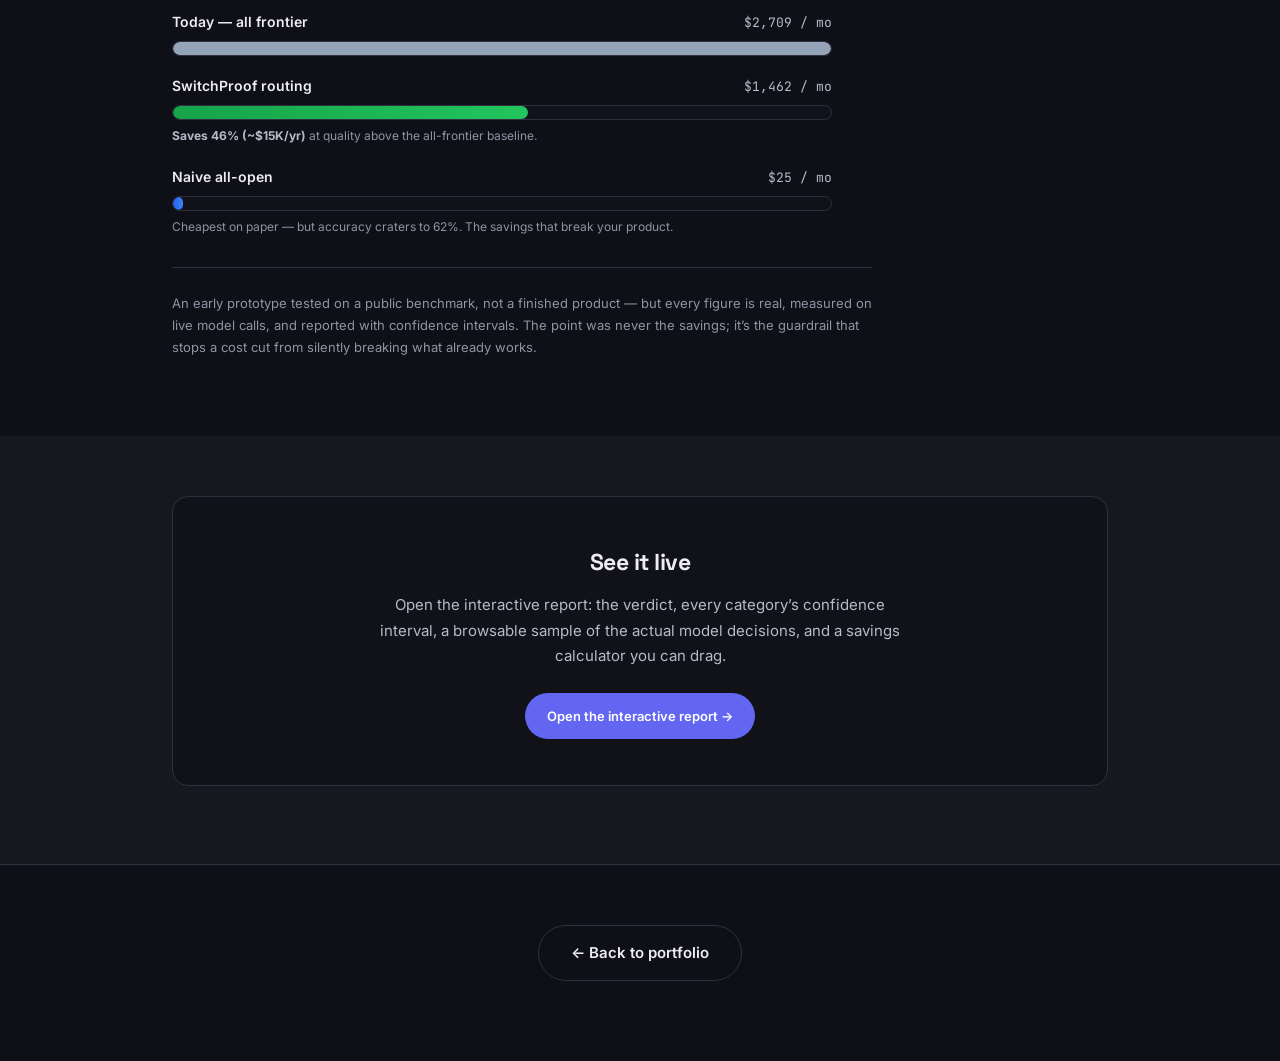
<file: switchproof.html>
<!DOCTYPE html>
<html lang="en" data-theme="dark">
<head>
<meta charset="UTF-8">
<meta name="viewport" content="width=device-width, initial-scale=1.0">
<title>SwitchProof — Anmol Khandeparkar</title>
<meta name="description" content="Prove you can move an AI workload from an expensive frontier model to a cheap open model without losing quality — and price the savings. A case study on 900 real support tickets.">
<link rel="preconnect" href="https://fonts.googleapis.com">
<link href="https://fonts.googleapis.com/css2?family=Inter:wght@400;500;600;700;800&family=JetBrains+Mono:wght@400;500;600&family=Space+Grotesk:wght@500;600;700;800&display=swap" rel="stylesheet">
<style>
:root {
  --bg: #FFFFFF; --bg-warm: #FBF8F4; --surface: #FFFFFF;
  --border: #EDE8E0; --border2: #F5F1EC;
  --text: #1a1a2e; --text2: #4a4a5a; --muted: #8a8a9a; --muted2: #bbb;
  --accent: #222222; --purple: #8B5CF6; --blue: #3B82F6; --green: #22C55E; --red: #EF4444; --amber: #D97706;
  --sans: 'Inter', -apple-system, sans-serif; --mono: 'JetBrains Mono', monospace; --display: 'Space Grotesk', sans-serif;
  --ease: cubic-bezier(0.16, 1, 0.3, 1); --radius: 16px;
  --shadow: 0 2px 8px rgba(0,0,0,0.04), 0 8px 24px rgba(0,0,0,0.06);
  --shadow-hover: 0 8px 32px rgba(0,0,0,0.10), 0 2px 8px rgba(0,0,0,0.04);
}
[data-theme="dark"] {
  --bg: #0f0f17; --bg-warm: #141420; --surface: #1a1a2e;
  --border: #2a2a3e; --border2: #222236;
  --text: #e8e8f0; --text2: #b0b0c8; --muted: #7a7a9a; --muted2: #555; --accent: #b0b0c8;
  --shadow: 0 2px 8px rgba(0,0,0,0.2), 0 8px 24px rgba(0,0,0,0.3);
  --shadow-hover: 0 8px 32px rgba(0,0,0,0.4), 0 2px 8px rgba(0,0,0,0.2);
}
[data-theme="dark"] nav { background: rgba(15,15,23,0.9); }
[data-theme="dark"] .stat-card, [data-theme="dark"] .pipe-step, [data-theme="dark"] .ans, [data-theme="dark"] .ticket, [data-theme="dark"] .cta-card { background: #111119; }
[data-theme="dark"] .tech-tag { background: rgba(255,255,255,0.04); color: var(--muted); border-color: var(--border); }
[data-theme="dark"] .tech-tag:first-child { background: rgba(255,255,255,0.06); border-color: var(--accent); color: var(--accent); }
[data-theme="dark"] .pipe-step:last-child { background: rgba(34,197,94,0.06); border-color: rgba(34,197,94,0.3); }
[data-theme="dark"] .pipe-step:last-child .pipe-tech { background: rgba(34,197,94,0.1); }
[data-theme="dark"] .pipe-tech { background: rgba(255,255,255,0.05); }
[data-theme="dark"] .diff-card.before { background: rgba(239,68,68,0.06); border-color: rgba(239,68,68,0.2); }
[data-theme="dark"] .diff-card.after { background: rgba(34,197,94,0.06); border-color: rgba(34,197,94,0.2); }
[data-theme="dark"] .ans.wrong { background: rgba(239,68,68,0.08); border-color: rgba(239,68,68,0.25); }
[data-theme="dark"] .ans.right { background: rgba(34,197,94,0.08); border-color: rgba(34,197,94,0.25); }
[data-theme="dark"] .chip { background: rgba(255,255,255,0.04); }
[data-theme="dark"] .cost .track { background: #111119; }
[data-theme="dark"] footer a:hover { background: rgba(255,255,255,0.06); }
[data-theme="dark"] .code-link { background: #6366f1; color: #fff; }
[data-theme="dark"] .code-link:hover { background: #818cf8; }
[data-theme="dark"] .terminal-wrap { background: #1a1a2e; }
.theme-toggle { background: none; border: 1px solid var(--border); border-radius: 50%; width: 36px; height: 36px; cursor: pointer; display: flex; align-items: center; justify-content: center; font-size: 16px; transition: all 0.3s var(--ease); color: var(--muted); flex-shrink: 0; }
.theme-toggle:hover { border-color: var(--text); color: var(--text); transform: rotate(30deg); }
*, *::before, *::after { margin: 0; padding: 0; box-sizing: border-box; }
html { scroll-behavior: smooth; }
body { background: var(--bg); color: var(--text); font-family: var(--sans); line-height: 1.7; -webkit-font-smoothing: antialiased; transition: background 0.4s ease, color 0.3s ease; }
::selection { background: var(--accent); color: white; }

nav { position: fixed; top: 0; left: 0; right: 0; z-index: 100; background: rgba(255,255,255,0.9); backdrop-filter: blur(20px); -webkit-backdrop-filter: blur(20px); padding: 0 48px; height: 60px; display: flex; justify-content: space-between; align-items: center; border-bottom: 1px solid var(--border2); }
.nav-name { font-family: var(--display); font-size: 15px; font-weight: 700; color: var(--text); text-decoration: none; }
.back-link { font-size: 14px; font-weight: 500; color: var(--muted); text-decoration: none; display: flex; align-items: center; gap: 6px; transition: color 0.2s; }
.back-link:hover { color: var(--accent); }

.wrap { max-width: 1000px; margin: 0 auto; padding: 0 32px; }
section { padding: 78px 0; }
.s-title { font-family: var(--display); font-size: 13px; font-weight: 700; color: var(--accent); letter-spacing: 1.5px; text-transform: uppercase; margin-bottom: 16px; display: flex; align-items: center; gap: 12px; }
.s-title::after { content: ''; flex: 1; height: 1px; background: var(--border); }
.s-lead { font-size: 16px; color: var(--text2); margin-bottom: 36px; max-width: 660px; line-height: 1.8; }

/* Hero */
#hero { min-height: 100vh; display: flex; align-items: center; padding-top: 60px; position: relative; overflow: hidden; }
.hero-grid { display: grid; grid-template-columns: 1fr 1fr; gap: 56px; align-items: center; }
.hero-tag { font-family: var(--mono); font-size: 12px; color: var(--accent); letter-spacing: 2px; text-transform: uppercase; margin-bottom: 20px; display: flex; align-items: center; gap: 8px; font-weight: 500; }
.hero-tag::before { content: ''; width: 8px; height: 8px; border-radius: 50%; background: var(--green); animation: pulse-dot 2s ease infinite; }
@keyframes pulse-dot { 0%,100% { opacity: 1; } 50% { opacity: 0.4; } }
.hero-title { font-family: var(--display); font-size: clamp(28px, 3.5vw, 44px); font-weight: 800; letter-spacing: -1.5px; line-height: 1.12; margin-bottom: 12px; }
.hero-tagline { font-size: 18px; color: var(--accent); font-style: italic; margin-bottom: 24px; font-weight: 500; }
.hero-desc { font-size: 15.5px; color: var(--text2); line-height: 1.8; margin-bottom: 30px; max-width: 480px; }

.stat-row { display: grid; grid-template-columns: repeat(4, 1fr); gap: 12px; margin-bottom: 30px; }
.stat-card { background: var(--bg-warm); border: 1px solid var(--border); border-radius: var(--radius); padding: 18px 14px; text-align: center; transition: transform 0.3s var(--ease), box-shadow 0.3s; }
.stat-card:hover { transform: translateY(-3px); box-shadow: var(--shadow); }
.stat-val { font-family: var(--display); font-size: 21px; font-weight: 800; color: var(--text); margin-bottom: 4px; }
.stat-label { font-family: var(--mono); font-size: 9.5px; color: var(--muted); text-transform: uppercase; letter-spacing: 0.8px; }

.tech-tags { display: flex; gap: 8px; flex-wrap: wrap; }
.tech-tag { font-family: var(--mono); font-size: 12px; font-weight: 500; padding: 6px 14px; border-radius: 100px; border: 1px solid var(--border); color: var(--text2); transition: all 0.2s; }
.tech-tag:first-child { border-color: var(--accent); color: var(--accent); background: var(--bg-warm); }
.code-link { display: inline-flex; align-items: center; gap: 8px; padding: 12px 24px; background: var(--text); color: #fff; border-radius: 100px; font-size: 14px; font-weight: 600; text-decoration: none; transition: all 0.3s var(--ease); margin-bottom: 16px; }
.code-link:hover { background: var(--accent); transform: translateY(-2px); box-shadow: 0 8px 24px rgba(0,0,0,0.15); }

/* Terminal */
.terminal-wrap { background: var(--text); border-radius: var(--radius); overflow: hidden; box-shadow: var(--shadow-hover); }
.terminal-bar { background: #13132b; padding: 12px 18px; display: flex; justify-content: space-between; align-items: center; }
.terminal-bar-title { font-family: var(--mono); font-size: 11px; color: var(--green); letter-spacing: 1px; font-weight: 600; }
.terminal-dots { display: flex; gap: 6px; }
.terminal-dots span { width: 10px; height: 10px; border-radius: 50%; }
#terminal { padding: 20px; font-family: var(--mono); font-size: 12px; line-height: 2; min-height: 360px; color: rgba(255,255,255,0.6); }
@keyframes flow { 0% { opacity:0; transform:translateX(-6px); } 100% { opacity:1; transform:translateX(0); } }

/* The trap — concrete example */
.example-wrap { max-width: 820px; }
.ticket { background: var(--surface); border: 1px solid var(--border); border-radius: var(--radius); padding: 22px 24px; margin-bottom: 18px; box-shadow: var(--shadow); }
.ticket .who { font-family: var(--mono); font-size: 10px; color: var(--muted); text-transform: uppercase; letter-spacing: 1.5px; margin-bottom: 8px; }
.ticket .q { font-size: 17px; color: var(--text); font-style: italic; }
.answers { display: grid; grid-template-columns: repeat(3, 1fr); gap: 14px; }
.ans { border-radius: 14px; padding: 20px 18px; border: 1px solid var(--border); background: var(--bg-warm); }
.ans .lbl { font-family: var(--display); font-size: 10.5px; font-weight: 700; letter-spacing: 1px; text-transform: uppercase; margin-bottom: 12px; display: flex; justify-content: space-between; align-items: center; }
.ans .mark { font-size: 15px; font-weight: 800; }
.ans .val { font-family: var(--mono); font-size: 12.5px; font-weight: 600; color: var(--text); word-break: break-word; }
.ans.wrong { border-color: #FECACA; background: #FEF2F2; } .ans.wrong .lbl { color: var(--red); } .ans.wrong .mark { color: var(--red); }
.ans.right { border-color: #BBF7D0; background: #F0FDF4; } .ans.right .lbl { color: var(--green); } .ans.right .mark { color: var(--green); }
.ans.truth .lbl { color: var(--muted); }
.example-note { font-size: 14.5px; color: var(--text2); line-height: 1.8; margin-top: 22px; max-width: 720px; }
.example-note strong { color: var(--text); }

/* Pipeline */
.pipeline-grid { display: grid; grid-template-columns: repeat(4, 1fr); gap: 12px; }
.pipe-step { background: var(--surface); border: 1px solid var(--border); border-radius: var(--radius); padding: 24px 18px; transition: all 0.3s var(--ease); }
.pipe-step:hover { border-color: var(--accent); transform: translateY(-4px); box-shadow: var(--shadow); }
.pipe-num { font-family: var(--display); font-size: 28px; font-weight: 800; color: var(--border); margin-bottom: 12px; }
.pipe-step:hover .pipe-num { color: var(--accent); }
.pipe-title { font-family: var(--display); font-size: 13px; font-weight: 700; color: var(--text); letter-spacing: 0.5px; margin-bottom: 10px; }
.pipe-desc { font-size: 13px; color: var(--muted); line-height: 1.7; margin-bottom: 12px; }
.pipe-tech { font-family: var(--mono); font-size: 10px; color: var(--muted); padding: 3px 8px; background: var(--bg-warm); border-radius: 4px; display: inline-block; }
.pipe-step:last-child { border-color: var(--green); background: #F0FDF4; }
.pipe-step:last-child .pipe-num { color: var(--green); }
.pipe-step:last-child .pipe-tech { color: var(--green); background: #ECFDF5; }

/* Routing split */
.splitbar { display: flex; height: 46px; border-radius: 12px; overflow: hidden; border: 1px solid var(--border); margin-bottom: 30px; font-family: var(--mono); font-size: 12.5px; font-weight: 700; box-shadow: var(--shadow); }
.splitbar .seg { display: flex; align-items: center; justify-content: center; color: #fff; white-space: nowrap; transition: width 1s var(--ease); }
.splitbar .seg.sw { background: linear-gradient(90deg, #16a34a, #22C55E); }
.splitbar .seg.kp { background: linear-gradient(90deg, #D97706, #f59e0b); }
.split-cols { display: grid; grid-template-columns: 1fr 1fr; gap: 24px; }
.split-col h4 { font-family: var(--display); font-size: 12px; font-weight: 700; letter-spacing: 1px; text-transform: uppercase; margin-bottom: 6px; }
.split-col .sub { font-size: 12.5px; color: var(--muted); margin-bottom: 16px; }
.split-col.sw h4 { color: var(--green); } .split-col.kp h4 { color: var(--amber); }
.chips { display: flex; flex-wrap: wrap; gap: 8px; }
.chip { font-family: var(--mono); font-size: 11px; padding: 5px 11px; border-radius: 100px; border: 1px solid var(--border); color: var(--text2); background: var(--bg-warm); }
.chip.sw { border-color: rgba(34,197,94,0.4); color: #16a34a; background: rgba(34,197,94,0.07); }
.chip.kp { border-color: rgba(217,119,6,0.4); color: var(--amber); background: rgba(217,119,6,0.07); }
[data-theme="dark"] .chip.sw { color: #4ade80; } [data-theme="dark"] .chip.kp { color: #fbbf24; }

/* Result: before/after + cost */
.diff-grid { display: grid; grid-template-columns: 1fr 1fr; gap: 20px; margin-bottom: 40px; }
.diff-card { border-radius: var(--radius); padding: 28px; }
.diff-card.before { background: #FEF2F2; border: 1px solid #FECACA; }
.diff-card.after { background: #F0FDF4; border: 1px solid #BBF7D0; }
.diff-label { font-family: var(--display); font-size: 12px; font-weight: 700; letter-spacing: 1.5px; margin-bottom: 16px; }
.diff-card.before .diff-label { color: var(--red); }
.diff-card.after .diff-label { color: var(--green); }
.diff-item { display: flex; gap: 10px; font-size: 14px; color: var(--text2); line-height: 1.7; margin-bottom: 10px; }
.diff-item .icon { flex-shrink: 0; font-weight: 700; }
.diff-card.before .icon { color: var(--red); } .diff-card.after .icon { color: var(--green); }

.costs { display: flex; flex-direction: column; gap: 18px; max-width: 660px; }
.cost .top { display: flex; justify-content: space-between; align-items: baseline; margin-bottom: 7px; }
.cost .name { font-weight: 600; color: var(--text); font-size: 14px; }
.cost .amt { font-family: var(--mono); color: var(--text2); font-size: 13px; }
.cost .track { height: 15px; background: var(--bg-warm); border: 1px solid var(--border); border-radius: 100px; overflow: hidden; }
.cost .fill { height: 100%; border-radius: 100px; width: 0; transition: width 1.1s var(--ease); }
.cost.today .fill { background: #94a3b8; }
.cost.hybrid .fill { background: linear-gradient(90deg, #16a34a, #22C55E); }
.cost.allopen .fill { background: linear-gradient(90deg, #2563eb, #3B82F6); }
.cost .note { font-size: 12px; color: var(--muted); margin-top: 6px; }
.cost .note b { color: var(--text2); }

/* CTA */
.cta-card { background: var(--bg-warm); border: 1px solid var(--border); border-radius: var(--radius); padding: 46px 40px; text-align: center; }
.cta-card h3 { font-family: var(--display); font-size: 23px; font-weight: 800; letter-spacing: -0.5px; margin-bottom: 10px; }
.cta-card p { font-size: 15px; color: var(--text2); max-width: 540px; margin: 0 auto 24px; line-height: 1.7; }

.scope { font-size: 13px; color: var(--muted); line-height: 1.7; max-width: 700px; margin-top: 30px; padding-top: 24px; border-top: 1px solid var(--border); }

footer { text-align: center; padding: 60px 0 80px; border-top: 1px solid var(--border2); }
footer a { display: inline-flex; align-items: center; gap: 8px; font-size: 15px; font-weight: 600; color: var(--accent); text-decoration: none; padding: 14px 32px; border: 1.5px solid var(--border); border-radius: 100px; transition: all 0.3s var(--ease); }
footer a:hover { border-color: var(--accent); background: var(--bg-warm); transform: translateY(-2px); box-shadow: var(--shadow); }

.js .reveal { opacity: 0; transform: translateY(20px); transition: opacity 0.6s var(--ease), transform 0.6s var(--ease); }
.js .reveal.vis { opacity: 1; transform: translateY(0); }

@media (max-width: 900px) {
  .hero-grid { grid-template-columns: 1fr !important; }
  .stat-row { grid-template-columns: repeat(2, 1fr); }
  .pipeline-grid { grid-template-columns: 1fr 1fr !important; }
  .answers { grid-template-columns: 1fr !important; }
  .split-cols, .diff-grid { grid-template-columns: 1fr; }
}
@media (max-width: 768px) {
  nav { padding: 0 20px; } .wrap { padding: 0 20px; }
  .stat-row { grid-template-columns: 1fr; }
  .pipeline-grid { grid-template-columns: 1fr !important; }
}
</style>
<style id="shared-presentation">
/* Shared Paper School presentation. Content and product demos retain their own structure. */
:root,[data-theme="light"]{--bg:#fff;--bg-warm:#fbf8f4;--surface:#fff;--border:#ede8e0;--border2:#ede8e0;--text:#1a1a2e;--text2:#4a4a5a;--muted:#777783;--accent:#1a1a2e;--purple:#8b5cf6;--sans:Inter,-apple-system,BlinkMacSystemFont,sans-serif;--display:'Space Grotesk',sans-serif;--mono:'JetBrains Mono',monospace;}
:root[data-theme="dark"]{color-scheme:dark;--bg:#0f0f17;--bg-warm:#171720;--surface:#1a1a25;--border:#30303e;--border2:#30303e;--text:#ececf2;--text2:#b9b9c9;--muted:#9292a5;--muted2:#9292a5;--accent:#ececf2;--shadow:0 14px 38px #0002;--shadow-hover:0 18px 46px #0003;}
html{scroll-padding-top:88px;}body{font-family:var(--sans);background:var(--bg);color:var(--text);line-height:1.7;-webkit-font-smoothing:antialiased;}
html nav,html[data-theme] nav{background:var(--bg);border-bottom:1px solid var(--border);box-shadow:none;backdrop-filter:none;}
html .theme-toggle{border-color:var(--border);color:var(--text);box-shadow:none;}html .theme-toggle:hover{transform:none;box-shadow:none;border-color:var(--muted);}
h1,h2,h3,.hero-title,.hero-name{font-family:var(--display);font-weight:600;}
html .hero-title{font-size:clamp(40px,5.5vw,72px);line-height:1.08;letter-spacing:-2.5px;overflow-wrap:anywhere;}
html .hero-tagline{font:400 23px/1.4 var(--display);margin:18px 0 22px;color:var(--text);}
html .hero-desc{font-size:16px;line-height:1.8;color:var(--text2);}
html .hero-tag{font:500 11px/1.7 var(--mono);letter-spacing:1.5px;text-transform:uppercase;color:var(--muted);background:none;border:0;padding:0;}
html .s-title{font:500 11px/1.7 var(--mono);letter-spacing:1.5px;color:var(--muted);text-transform:uppercase;margin-bottom:28px;}
html .code-link{border-radius:999px;padding:12px 22px;background:var(--text);color:var(--bg);box-shadow:none;font:600 13px/1.7 var(--sans);}
html .tech-tag,html[data-theme] .tech-tag:first-child{font:400 11px/1.7 var(--mono);border:1px solid var(--border);border-radius:99px;padding:6px 12px;background:transparent;color:var(--muted);}
html[data-theme] :is(.stat-card,.decision-card,.checker-card,.viewer-card,.feature-list,.quick-card){background:var(--surface);border-color:var(--border);border-radius:20px;box-shadow:none;}
html .stat-val{font-family:var(--display);font-weight:600;}html .stat-label{color:var(--muted);}
html :is(.terminal-wrap,.demo-wrap,.output-wrap){border-radius:24px;border:1px solid var(--border);box-shadow:0 14px 38px #0002;overflow:hidden;}
html :is(.terminal-bar,.demo-bar,.output-bar){border-bottom-color:var(--border);}
html .screen-label{font:400 12px/1.5 var(--sans);text-transform:none;letter-spacing:0;color:var(--muted);}
html .screen-frame{box-shadow:0 14px 38px #0002;}html .phone-frame{box-shadow:0 14px 38px #0002;}
html footer{border-top:1px solid var(--border);color:var(--muted);}
/* Calm portfolio chrome; keep the project screenshots and semantic demo colors. */
body::before,.aurora,.blob{display:none!important;}
html[data-theme] .hero-name{background:none;-webkit-text-fill-color:var(--text);color:var(--text);}
html .hero-photo-wrap::before{animation:none;background:var(--border);}
html .quick-card:hover{border-color:var(--muted);box-shadow:0 14px 38px #0002;transform:translateY(-2px);}
html .quick-card-title{font-family:var(--display);font-weight:600;letter-spacing:-.4px;}
html .prompt-submit,html .prompt-chip.active{background:var(--text);color:var(--bg);box-shadow:none;}
html[data-theme] .prompt-bar{background:var(--surface);border-color:var(--border);}
html[data-theme] .prompt-bar:focus,html[data-theme] .prompt-bar:focus-visible{background:var(--surface);border-color:var(--purple);box-shadow:none;outline:none;}
:focus-visible{outline:2px solid var(--purple);outline-offset:4px;}
@media(max-width:768px){html .hero-title{font-size:clamp(36px,9vw,52px);letter-spacing:-1.8px;}html .hero-tagline{font-size:21px;}html .hero-grid{gap:32px;}html .quick-card{border-radius:20px;}}
@media(prefers-reduced-motion:reduce){html{scroll-behavior:auto;}*,*::before,*::after{animation-duration:.01ms!important;transition-duration:.01ms!important;}}
/* Use-case project gallery */
.quick-cards.project-results{max-width:100%;overflow:visible;}.quick-cards.project-results.show{max-height:none;}
.project-grid{display:grid;grid-template-columns:repeat(2,minmax(0,1fr));gap:20px;text-align:left;}
.project-tile{min-width:0;background:var(--surface);border:1px solid var(--border);border-radius:22px;overflow:hidden;transition:border-color .2s,transform .2s;}
.project-tile[hidden]{display:none;}.project-tile:hover{border-color:var(--muted);transform:translateY(-3px);}
.project-tile-link{display:flex;flex-direction:column;height:100%;color:inherit;text-decoration:none;}
.project-art{height:210px;background:var(--bg-warm);border-bottom:1px solid var(--border);overflow:hidden;display:flex;align-items:center;justify-content:center;}
.project-art.phone img{height:190px;width:auto;border:4px solid #19191e;border-radius:22px;box-shadow:0 10px 28px #0003;}
.project-art.game img{width:100%;height:100%;object-fit:contain;padding:14px;}
.project-art.workflow{padding:24px;align-items:stretch;flex-direction:column;gap:10px;}
.workflow-caption{font:10px var(--mono);text-transform:uppercase;letter-spacing:1.3px;color:var(--muted);margin-bottom:4px;}
.workflow-step{font:12px/1.5 var(--sans);color:var(--text2);padding:9px 10px;border:1px solid var(--border);border-radius:9px;background:var(--surface);}.workflow-step span{color:var(--purple);font:10px var(--mono);margin-right:10px;}
.project-copy{padding:22px;display:flex;flex:1;flex-direction:column;}.project-category{font:10px/1.6 var(--mono);color:var(--muted);margin-bottom:9px;}.project-copy h3{font:600 20px/1.25 var(--display);letter-spacing:-.5px;margin:0 0 10px;}.project-summary{font:14px/1.65 var(--sans);color:var(--text2);margin:0 0 22px;}.project-explore{font:500 12px var(--sans);color:var(--text);margin-top:auto;}
.projects-more{display:block;margin:24px auto 0;padding:12px 22px;border:1px solid var(--border);border-radius:99px;background:transparent;color:var(--text);font:500 13px var(--sans);cursor:pointer;}.projects-more:hover{border-color:var(--muted);}.projects-more span{color:var(--muted);}
@media(max-width:540px){.project-grid{grid-template-columns:1fr;gap:18px;}.project-art{height:220px;}}

/* Actual product captures, sized to read as imagery rather than tiny icons. */
.project-art{height:250px;}
.project-art.product-shot{padding:0;align-items:stretch;}
.project-art.product-shot img{display:block;width:100%;height:100%;object-fit:cover;object-position:top left;}
.project-art.fund-shot img{width:135%;max-width:none;flex:none;object-fit:cover;object-position:50% 60%;margin-left:-17.5%;}
.project-art.phone{background:radial-gradient(ellipse at center,#292735,var(--bg-warm) 75%);}
.project-art.phone img{height:232px;max-width:100%;object-fit:contain;}
@media(max-width:540px){.project-art{height:260px;}.project-art.phone img{height:242px;}}
/* Project gallery: room for real product interfaces, without clipping screenshots. */
#hero .wrap:has(.project-results.show){width:100%;max-width:1080px;}
.quick-cards.project-results{width:100%;max-width:976px;margin-top:36px;}
.project-grid{gap:28px;}
.project-tile{border-radius:16px;background:var(--bg);border-color:var(--border);}
.project-art,.project-art.product-shot{height:auto;aspect-ratio:16/10;padding:20px;background:#171720;align-items:center;justify-content:center;}
.project-art.product-shot img,.project-art.fund-shot img{display:block;width:100%;height:auto;max-width:100%;max-height:100%;margin:0;object-fit:contain;object-position:center;border-radius:7px;box-shadow:0 8px 24px #0003;}
.project-art.phone{height:auto;aspect-ratio:16/10;background:#eee8db;padding:0;position:relative;}
.project-art.phone img{height:124%;width:auto;max-width:none;max-height:none;object-fit:contain;border:5px solid #202024;border-radius:28px;transform:translateY(13%);box-shadow:0 12px 35px #0003;}
.project-copy{padding:22px 24px 24px;background:var(--bg);}
.project-category{font:500 10px/1.5 var(--sans);letter-spacing:.6px;text-transform:uppercase;margin-bottom:8px;}
.project-copy h3{font-size:23px;line-height:1.2;letter-spacing:-.6px;}
.project-summary{font-size:14px;line-height:1.65;max-width:36ch;margin-bottom:20px;}
.project-explore{font-size:12px;color:var(--muted);}
.project-tile:hover .project-explore{color:var(--text);}
@media(max-width:700px){.project-grid{grid-template-columns:1fr;gap:24px;}.quick-cards.project-results{max-width:480px;}.project-art,.project-art.product-shot,.project-art.phone{height:auto;aspect-ratio:16/10;}.project-art.phone img{height:124%;}.project-copy{padding:20px 22px 24px;}}
.project-filters{display:flex;flex-wrap:wrap;gap:8px;margin:0 0 12px;text-align:left;}
.project-filter{padding:8px 14px;border:1px solid var(--border);border-radius:99px;background:transparent;color:var(--text2);font:500 12px/1.5 var(--sans);cursor:pointer;transition:background .15s,color .15s,border-color .15s;}
.project-filter:hover{border-color:var(--muted);color:var(--text);}
.project-filter[aria-pressed="true"]{background:var(--text);color:var(--bg);border-color:var(--text);}
.project-count{text-align:left;font:12px/1.5 var(--sans);color:var(--muted);margin:0 0 20px;}
.education-heading{display:flex;align-items:center;justify-content:space-between;gap:20px;margin-bottom:6px;}.education-heading>div{min-width:0;}.education-logo{display:block;flex:0 0 64px;width:64px;height:auto;object-fit:contain;}.education-heading .quick-card-meta{margin-bottom:0;}
</style>
</head>
<body>

<nav>
  <a href="index.html" class="nav-name">AK</a>
  <div style="display:flex;align-items:center;gap:16px;">
    <a href="index.html" class="back-link">&larr; Back to portfolio</a>
    <button class="theme-toggle" id="theme-toggle" title="Toggle dark mode">&#9728;&#65039;</button>
  </div>
</nav>

<!-- ── HERO ── -->
<section id="hero">
  <div class="wrap">
    <div class="hero-grid">
      <div>
        <div class="hero-tag reveal">Python &middot; React &middot; LLM Evaluation</div>
        <h1 class="hero-title reveal">SwitchProof</h1>
        <p class="hero-tagline reveal">Prove you can switch to a cheaper AI model without losing quality.</p>
        <p class="hero-desc reveal">Open models are 10&ndash;100&times; cheaper than frontier models like Claude, and often just as good on narrow tasks &mdash; but teams can&rsquo;t prove the cheaper one is safe on their own traffic, so they overpay. <strong>SwitchProof measures exactly where the switch is safe, grades it against the truth (not the incumbent), and puts a dollar figure on it.</strong></p>

        <div class="stat-row reveal">
          <div class="stat-card"><div class="stat-val">46%</div><div class="stat-label">Traffic switchable</div></div>
          <div class="stat-card"><div class="stat-val">79%</div><div class="stat-label">Accuracy after routing</div></div>
          <div class="stat-card"><div class="stat-val">~100&times;</div><div class="stat-label">Cheaper per call</div></div>
          <div class="stat-card"><div class="stat-val">$15K</div><div class="stat-label">Saved / year</div></div>
        </div>

        <div class="reveal" style="display:flex;gap:12px;flex-wrap:wrap;margin-bottom:16px;">
          <a href="https://khandeparkaranmol-beep.github.io/switchproof/" target="_blank" class="code-link">Live interactive report &rarr;</a>
          <a href="https://github.com/khandeparkaranmol-beep/switchproof" target="_blank" class="code-link" style="background:var(--surface);color:var(--text);border:1.5px solid var(--border);">GitHub &rarr;</a>
        </div>
        <div class="tech-tags reveal">
          <span class="tech-tag">Python</span>
          <span class="tech-tag">React</span>
          <span class="tech-tag">Claude</span>
          <span class="tech-tag">Llama / Groq</span>
          <span class="tech-tag">Banking77</span>
          <span class="tech-tag">Wilson CIs</span>
        </div>
      </div>

      <div class="terminal-wrap reveal">
        <div class="terminal-bar">
          <span class="terminal-bar-title">switchproof &mdash; report</span>
          <div class="terminal-dots"><span style="background:var(--red);"></span><span style="background:var(--amber);"></span><span style="background:var(--green);"></span></div>
        </div>
        <div id="terminal"></div>
      </div>
    </div>
  </div>
</section>

<!-- ── THE TRAP (concrete example) ── -->
<section style="background:var(--bg-warm);padding-top:60px;">
  <div class="wrap example-wrap">
    <p class="s-title reveal">The trap most switches fall into</p>
    <p class="s-lead reveal">The obvious way to test a cheaper model is to see how often it agrees with the one you trust. On 900 real tickets the two models disagreed a third of the time. Here is a disagreement, judged against the human-labeled correct answer:</p>

    <div class="ticket reveal">
      <div class="who">Customer ticket &middot; Banking77</div>
      <div class="q">&ldquo;My card has not arrived yet.&rdquo;</div>
    </div>

    <div class="answers reveal">
      <div class="ans wrong">
        <div class="lbl">Claude (frontier) <span class="mark">&#10007;</span></div>
        <div class="val">card_delivery_estimate</div>
      </div>
      <div class="ans right">
        <div class="lbl">Llama (100&times; cheaper) <span class="mark">&#10003;</span></div>
        <div class="val">card_arrival</div>
      </div>
      <div class="ans truth">
        <div class="lbl">Human answer</div>
        <div class="val">card_arrival</div>
      </div>
    </div>

    <p class="example-note reveal">Judged by agreement with Claude, the cheap model &ldquo;failed&rdquo; here. Judged against the human answer, it was the only one that got it right &mdash; Claude confused two near-identical categories. <strong>That is the whole idea: your current model isn&rsquo;t ground truth. Agreeing with it is not the same as being correct.</strong> Across the benchmark, this happened on 16 categories where the cheap model was actually the more accurate one.</p>
  </div>
</section>

<!-- ── HOW IT WORKS ── -->
<section>
  <div class="wrap">
    <p class="s-title reveal">How It Works</p>
    <p class="s-lead reveal">So SwitchProof stops grading models against each other and grades them against the truth &mdash; category by category.</p>
    <div class="pipeline-grid reveal">
      <div class="pipe-step">
        <div class="pipe-num">01</div>
        <div class="pipe-title">Run both</div>
        <div class="pipe-desc">Send the same real tickets to your current frontier model and a cheap open model.</div>
        <span class="pipe-tech">Claude &middot; Llama</span>
      </div>
      <div class="pipe-step">
        <div class="pipe-num">02</div>
        <div class="pipe-title">Grade on truth</div>
        <div class="pipe-desc">Score both against the human-labeled correct answer, not against each other.</div>
        <span class="pipe-tech">human labels</span>
      </div>
      <div class="pipe-step">
        <div class="pipe-num">03</div>
        <div class="pipe-title">Route by slice</div>
        <div class="pipe-desc">Switch a category only where the open model is at least as accurate, each with a Wilson 95% interval.</div>
        <span class="pipe-tech">per-category</span>
      </div>
      <div class="pipe-step">
        <div class="pipe-num">04</div>
        <div class="pipe-title">Price it</div>
        <div class="pipe-desc">Real token counts &times; your volume give the savings &mdash; plus a guard for where NOT to switch.</div>
        <span class="pipe-tech">cost model</span>
      </div>
    </div>
  </div>
</section>

<!-- ── ROUTING SPLIT ── -->
<section style="background:var(--bg-warm);padding-top:60px;">
  <div class="wrap">
    <p class="s-title reveal">Where the switch is safe</p>
    <p class="s-lead reveal">Of 77 categories, SwitchProof moved 36 to the cheap model and kept 41 on the frontier &mdash; 46% of real traffic switched, with quality checked on every slice.</p>

    <div class="splitbar reveal">
      <div class="seg sw" style="width:46.4%;">Switch &middot; 46%</div>
      <div class="seg kp" style="width:53.6%;">Keep on frontier &middot; 54%</div>
    </div>

    <div class="split-cols reveal">
      <div class="split-col sw">
        <h4>Switched to the cheap model</h4>
        <div class="sub">As accurate (or better) against the human answer.</div>
        <div class="chips">
          <span class="chip sw">exchange_rate</span>
          <span class="chip sw">passcode_forgotten</span>
          <span class="chip sw">lost_or_stolen_card</span>
          <span class="chip sw">terminate_account</span>
          <span class="chip sw">verify_my_identity</span>
          <span class="chip sw">atm_support</span>
          <span class="chip sw">transaction_charged_twice</span>
          <span class="chip sw">top_up_limits</span>
          <span class="chip sw">card_arrival</span>
          <span class="chip sw">request_refund</span>
          <span class="chip sw">country_support</span>
          <span class="chip sw">+ 25 more</span>
        </div>
      </div>
      <div class="split-col kp">
        <h4>Kept on the frontier model</h4>
        <div class="sub">The cheap model drifts here &mdash; the guard flags them.</div>
        <div class="chips">
          <span class="chip kp">declined_card_payment</span>
          <span class="chip kp">pending_transfer</span>
          <span class="chip kp">card_swallowed</span>
          <span class="chip kp">why_verify_identity</span>
          <span class="chip kp">wrong_amount_of_cash_received</span>
          <span class="chip kp">cash_withdrawal_charge</span>
          <span class="chip kp">contactless_not_working</span>
          <span class="chip kp">failed_transfer</span>
          <span class="chip kp">card_delivery_estimate</span>
          <span class="chip kp">+ 32 more</span>
        </div>
      </div>
    </div>
  </div>
</section>

<!-- ── THE RESULT ── -->
<section>
  <div class="wrap">
    <p class="s-title reveal">The Result</p>
    <p class="s-lead reveal">900 real Banking77 tickets, Claude Sonnet vs a Llama model that costs ~100&times; less. Routing on correctness beats both a naive switch and staying put.</p>

    <div class="diff-grid reveal">
      <div class="diff-card before">
        <div class="diff-label">Naive switch &mdash; everything to the cheap model</div>
        <div class="diff-item"><span class="icon">&#10007;</span> Accuracy falls to 62% &mdash; the small model isn&rsquo;t as good everywhere</div>
        <div class="diff-item"><span class="icon">&#10007;</span> Confusable categories silently regress</div>
        <div class="diff-item"><span class="icon">&#10007;</span> You discover it in production</div>
      </div>
      <div class="diff-card after">
        <div class="diff-label">SwitchProof &mdash; route only where it holds up</div>
        <div class="diff-item"><span class="icon">&#10003;</span> 46% of traffic moves to the ~100&times; cheaper, 6&times; faster model</div>
        <div class="diff-item"><span class="icon">&#10003;</span> Accuracy rises to 79% &mdash; above the 76% all-frontier baseline</div>
        <div class="diff-item"><span class="icon">&#10003;</span> The other 54% flagged to keep on the frontier model</div>
      </div>
    </div>

    <div class="costs reveal">
      <div class="cost today">
        <div class="top"><span class="name">Today &mdash; all frontier</span><span class="amt">$2,709 / mo</span></div>
        <div class="track"><div class="fill" data-w="100"></div></div>
      </div>
      <div class="cost hybrid">
        <div class="top"><span class="name">SwitchProof routing</span><span class="amt">$1,462 / mo</span></div>
        <div class="track"><div class="fill" data-w="54"></div></div>
        <div class="note"><b>Saves 46% (~$15K/yr)</b> at quality above the all-frontier baseline.</div>
      </div>
      <div class="cost allopen">
        <div class="top"><span class="name">Naive all-open</span><span class="amt">$25 / mo</span></div>
        <div class="track"><div class="fill" data-w="1.5"></div></div>
        <div class="note">Cheapest on paper &mdash; but accuracy craters to 62%. The savings that break your product.</div>
      </div>
    </div>

    <p class="scope reveal">An early prototype tested on a public benchmark, not a finished product &mdash; but every figure is real, measured on live model calls, and reported with confidence intervals. The point was never the savings; it&rsquo;s the guardrail that stops a cost cut from silently breaking what already works.</p>
  </div>
</section>

<!-- ── SEE IT LIVE ── -->
<section style="background:var(--bg-warm);padding-top:60px;">
  <div class="wrap">
    <div class="cta-card reveal">
      <h3>See it live</h3>
      <p>Open the interactive report: the verdict, every category&rsquo;s confidence interval, a browsable sample of the actual model decisions, and a savings calculator you can drag.</p>
      <a href="https://khandeparkaranmol-beep.github.io/switchproof/" target="_blank" class="code-link" style="margin-bottom:0;">Open the interactive report &rarr;</a>
    </div>
  </div>
</section>

<footer>
  <a href="index.html">&larr; Back to portfolio</a>
</footer>

<script>
(function(){
document.documentElement.classList.add('js');

// Reveal + fill animations
try {
  const obs = new IntersectionObserver(entries => {
    entries.forEach(e => {
      if(e.isIntersecting) {
        e.target.classList.add('vis');
        e.target.querySelectorAll('.cost .fill').forEach(f => { f.style.width = f.dataset.w + '%'; });
        obs.unobserve(e.target);
      }
    });
  }, { threshold: 0.08, rootMargin: '0px 0px -40px 0px' });
  document.querySelectorAll('.reveal').forEach(el => obs.observe(el));
} catch(e) {
  document.querySelectorAll('.reveal').forEach(el => el.classList.add('vis'));
  document.querySelectorAll('.cost .fill').forEach(f => { f.style.width = f.dataset.w + '%'; });
}
setTimeout(() => document.querySelectorAll('.reveal:not(.vis)').forEach(el => el.classList.add('vis')), 3000);

// Terminal — the real scorecard
const lines = [
  { text: '$ python -m switchproof', color: '#8a8a9a', delay: 0 },
  { text: '', delay: 600 },
  { text: '  SwitchProof — Banking77 intent classification', color: '#fff', delay: 800 },
  { text: '  900 tickets · 77 categories', color: '#8a8a9a', delay: 1200 },
  { text: '  claude-sonnet-5  →  llama-3.1-8b-instant', color: '#8a8a9a', delay: 1500 },
  { text: '', delay: 1800 },
  { text: '  ✓ SAFE TO SWITCH (hybrid)', color: '#22C55E', delay: 2100 },
  { text: '', delay: 2400 },
  { text: '  Agreement w/ frontier : 66.0%  (95% CI 62.8–69.0)', color: '#fff', delay: 2700 },
  { text: '  Accuracy after routing: 79.2%  (vs 76.3% all-Claude)', color: '#fff', delay: 3100 },
  { text: '  Traffic switchable    : 46.4%', color: '#fff', delay: 3500 },
  { text: '', delay: 3800 },
  { text: '  Monthly savings       : $1,247   (46% of spend)', color: '#D97706', delay: 4100 },
  { text: '  Annualized            : $14,963  /yr', color: '#22C55E', delay: 4500 },
  { text: '', delay: 4800 },
  { text: '  Guard: keep 54% of traffic on the frontier model.', color: '#8a8a9a', delay: 5100 },
  { text: '  Wrote report.json — open the web report to explore.', color: '#8a8a9a', delay: 5500 },
];
const term = document.getElementById('terminal');
function animateTerminal() {
  term.innerHTML = '';
  lines.forEach(l => {
    setTimeout(() => {
      const div = document.createElement('div');
      div.textContent = l.text || ' ';
      div.style.color = l.color || 'rgba(255,255,255,0.6)';
      div.style.animation = 'flow 0.3s ease forwards';
      term.appendChild(div);
      term.scrollTop = term.scrollHeight;
    }, l.delay);
  });
}
try {
  const tObs = new IntersectionObserver(entries => {
    entries.forEach(e => { if(e.isIntersecting) { animateTerminal(); tObs.unobserve(e.target); }});
  }, { threshold: 0.3 });
  tObs.observe(document.querySelector('.terminal-wrap'));
} catch(e) { animateTerminal(); }

// Theme toggle
const toggle = document.getElementById('theme-toggle');
const html = document.documentElement;
const saved = localStorage.getItem('portfolio-theme');
if (saved !== 'light') {
  html.setAttribute('data-theme', 'dark');
  toggle.textContent = '🌙';
}
toggle.addEventListener('click', () => {
  const isDark = html.getAttribute('data-theme') === 'dark';
  html.setAttribute('data-theme', isDark ? 'light' : 'dark');
  toggle.textContent = isDark ? '☀️' : '🌙';
  localStorage.setItem('portfolio-theme', isDark ? 'light' : 'dark');
});
})();
</script>
</body>
</html>
</file>
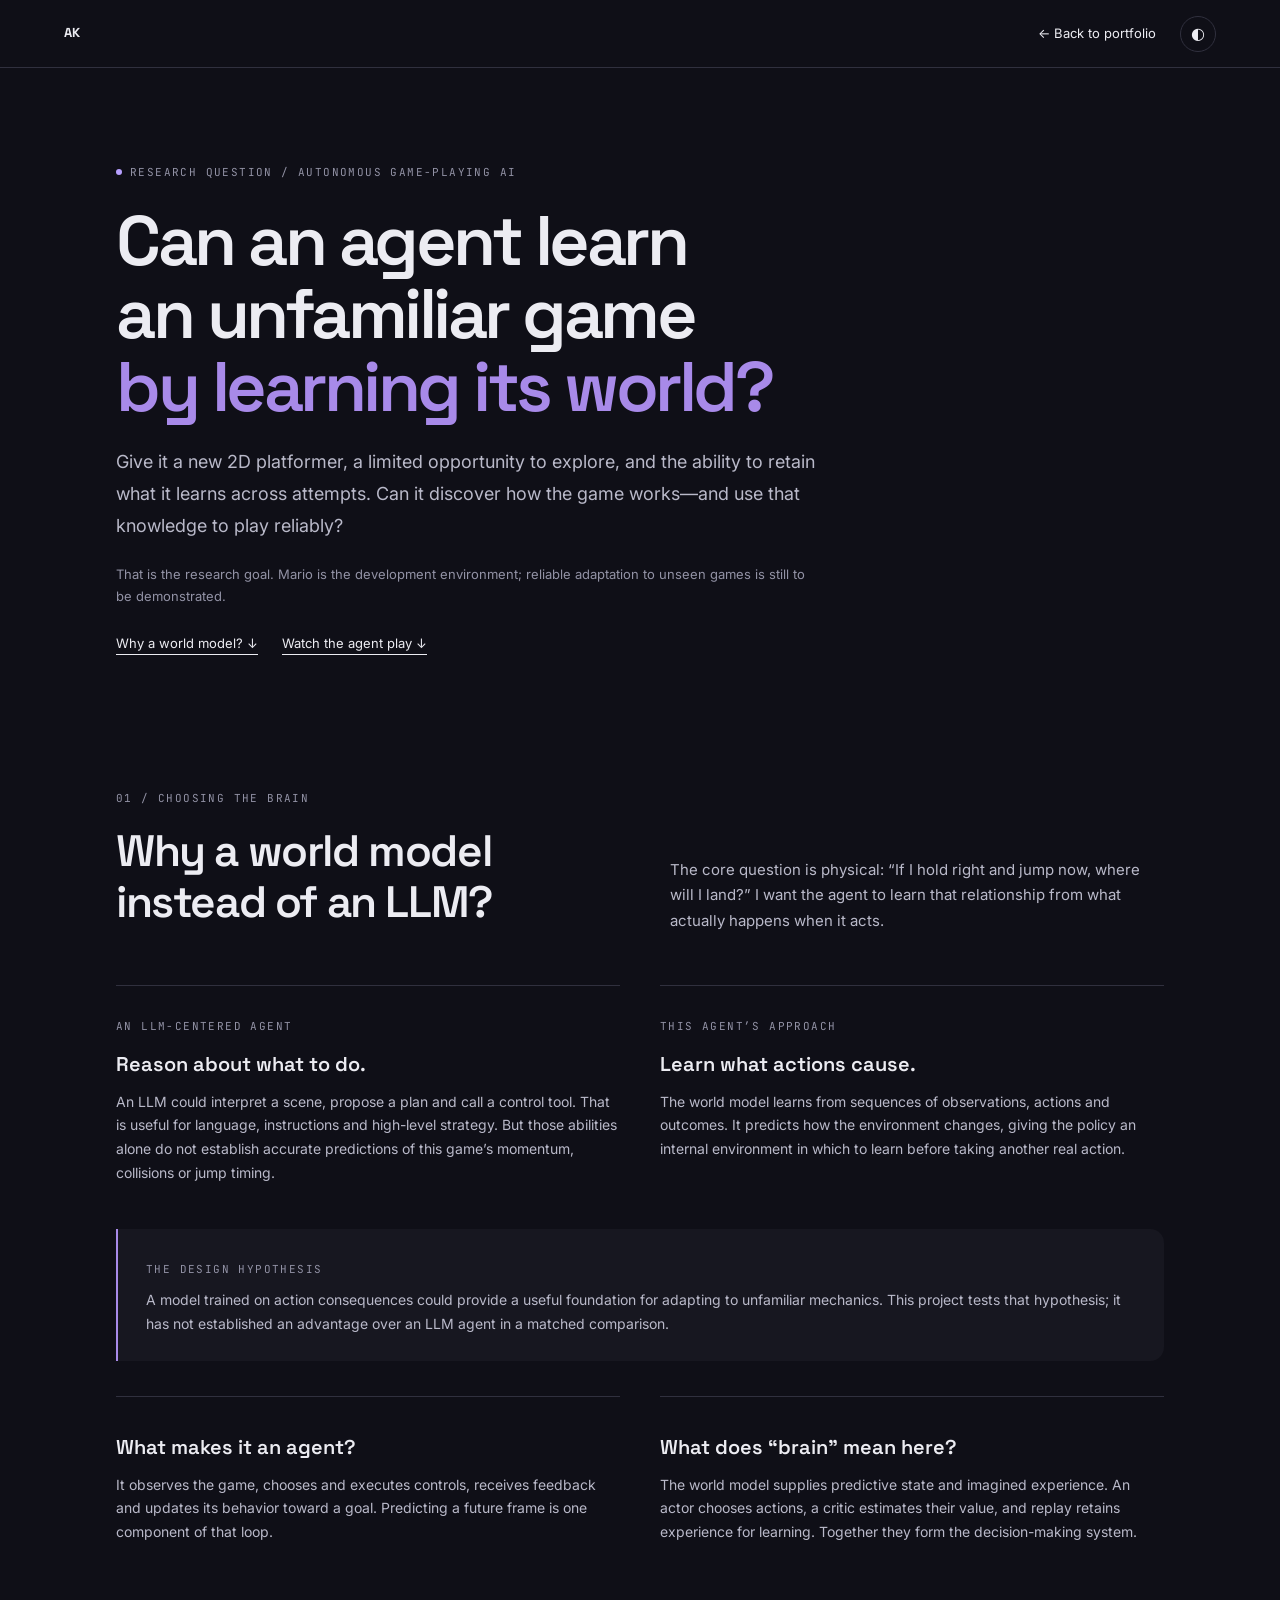
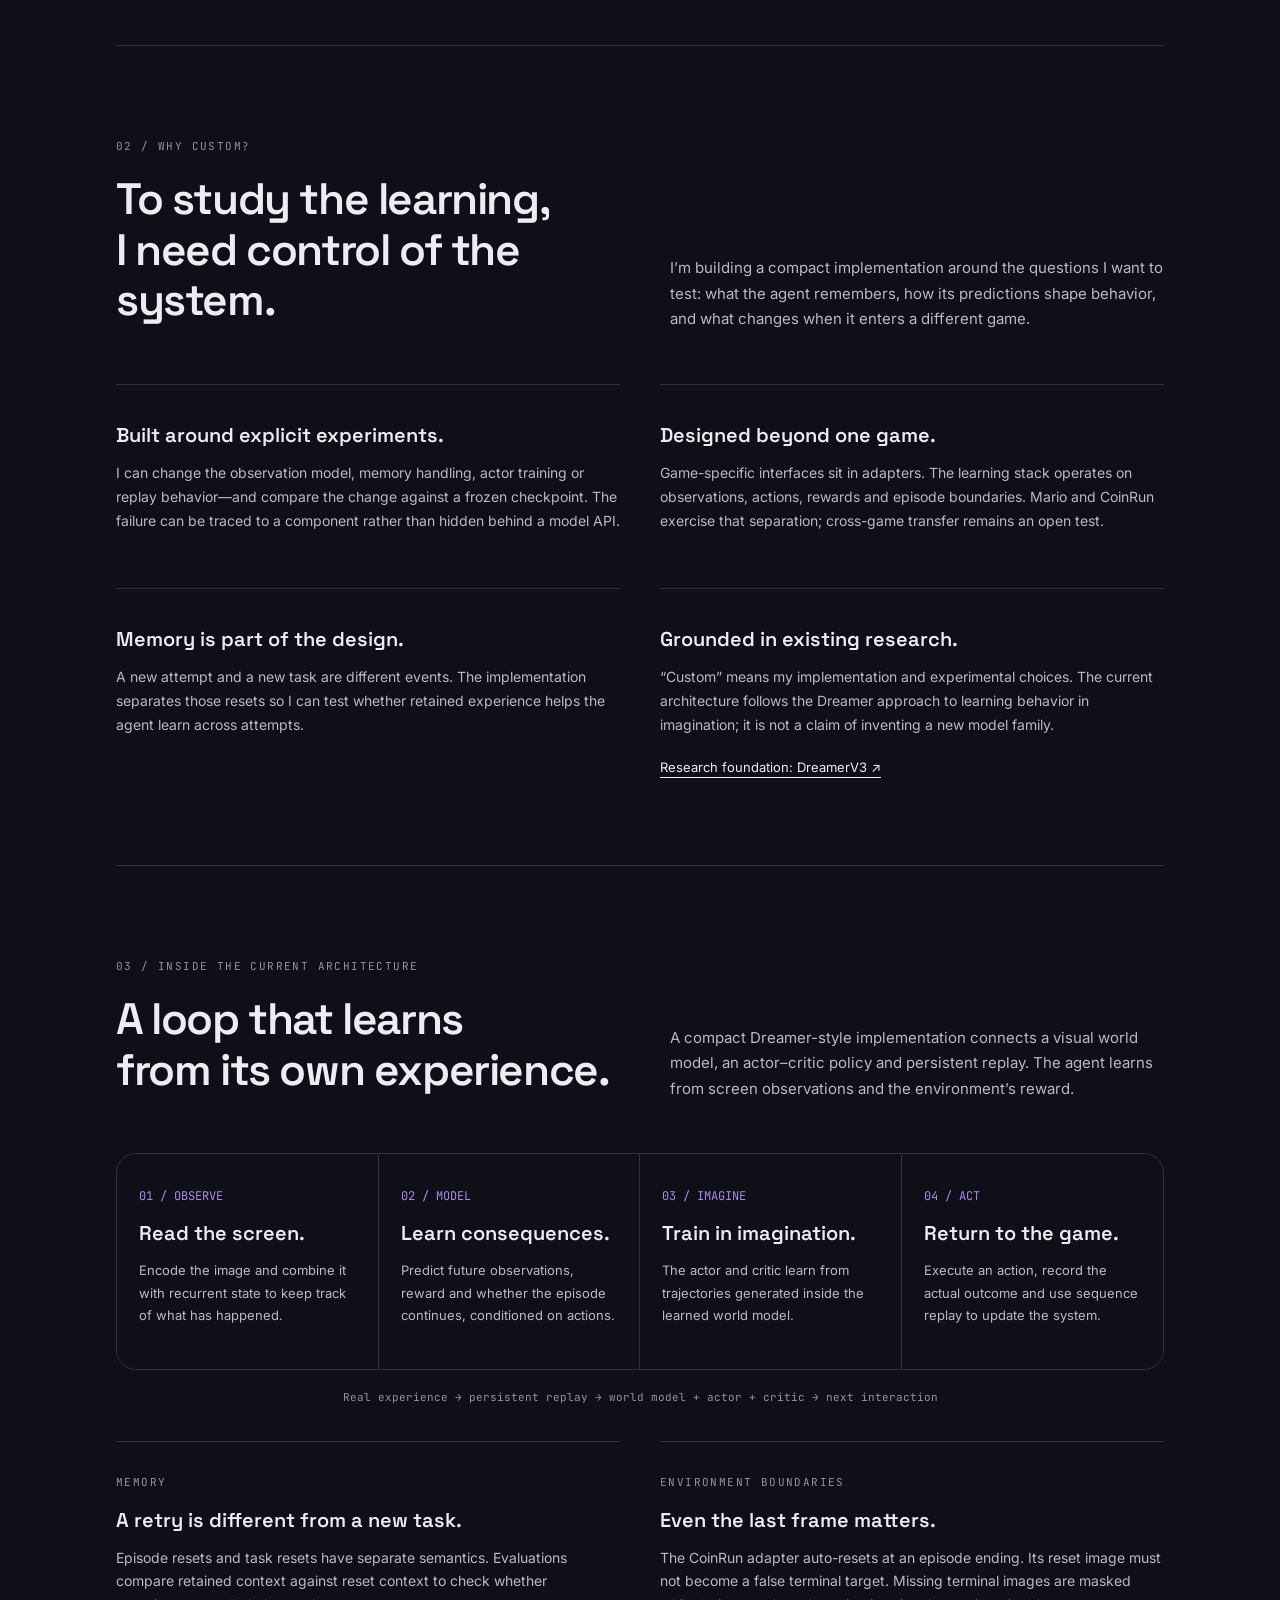
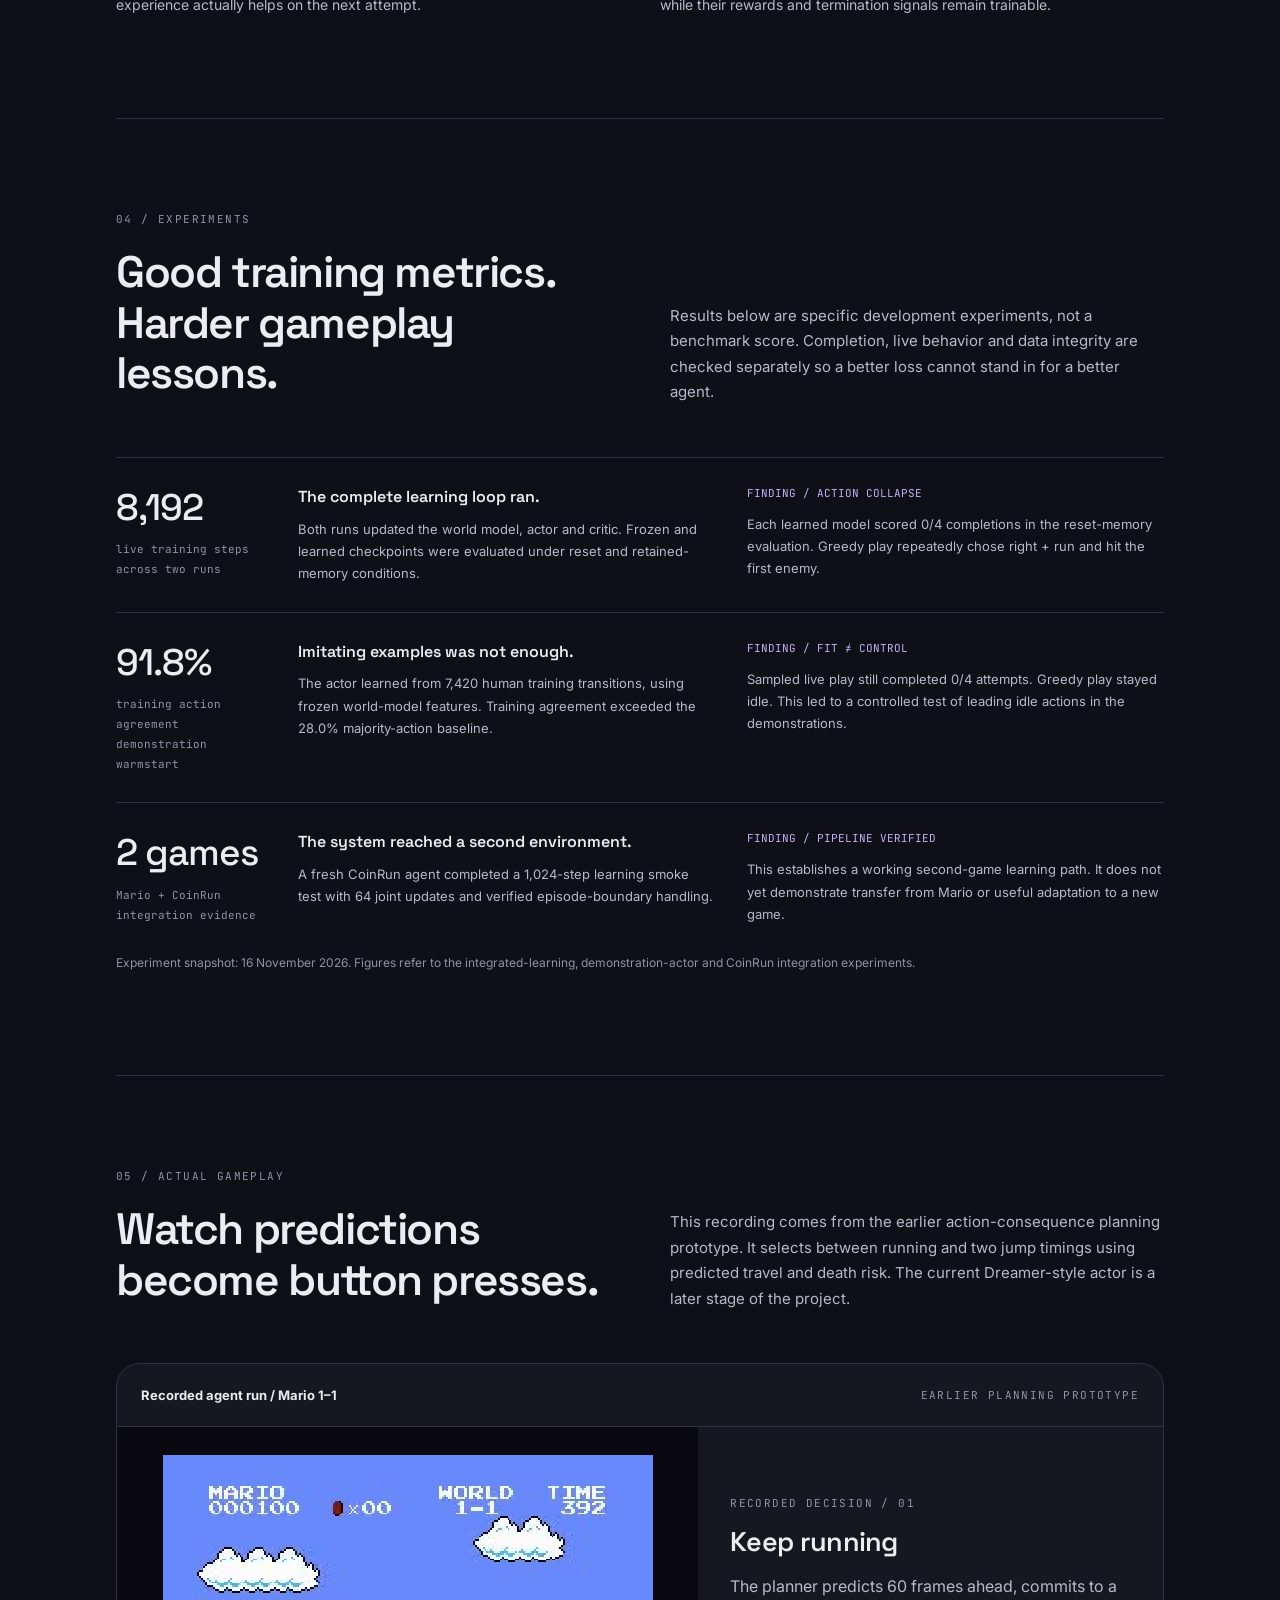
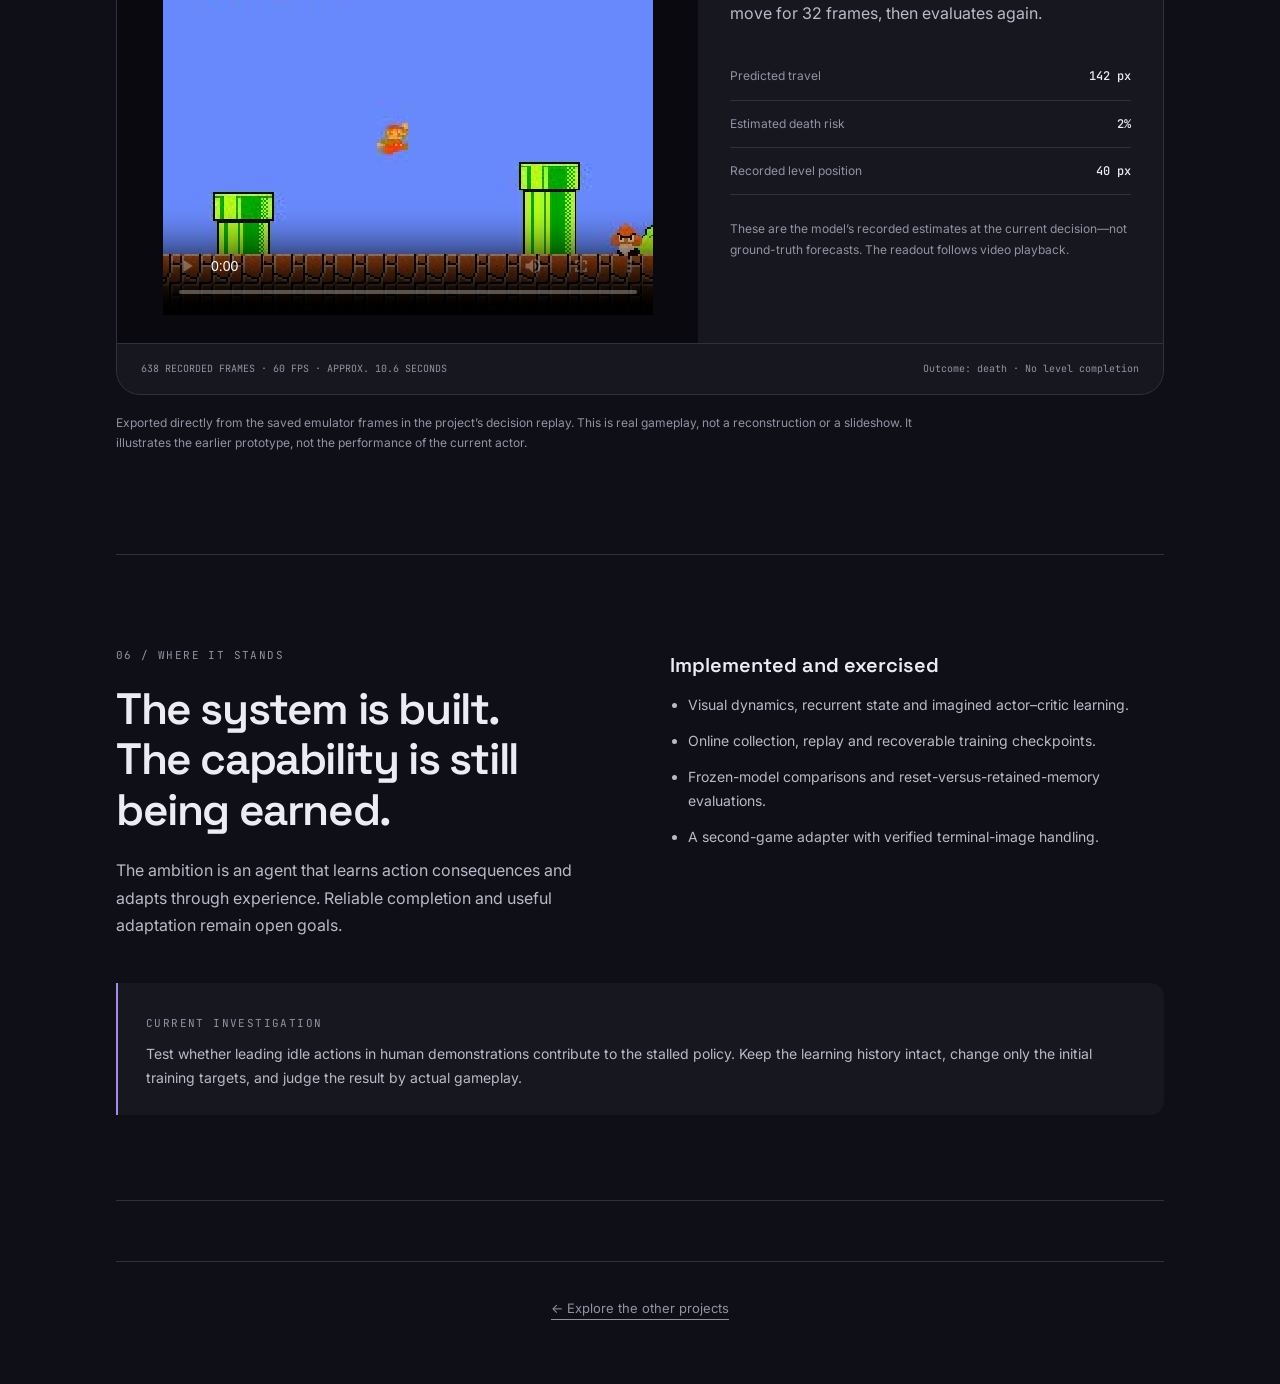
<file: world-model-agent.html>
<!doctype html>
<html lang="en" data-theme="dark"><head><meta charset="utf-8"><meta name="viewport" content="width=device-width, initial-scale=1"><title>Game-Playing AI Agent — Anmol Khandeparkar</title><meta name="description" content="Building an autonomous game-playing agent with a custom world model. Explore real gameplay, the learning architecture, and development experiments."><link rel="preconnect" href="https://fonts.googleapis.com"><link href="https://fonts.googleapis.com/css2?family=Inter:wght@400;500;600;700&family=JetBrains+Mono:wght@400;500&family=Space+Grotesk:wght@500;600;700&display=swap" rel="stylesheet"><style id="shared-presentation">
/* Shared Paper School presentation. Content and product demos retain their own structure. */
:root,[data-theme="light"]{--bg:#fff;--bg-warm:#fbf8f4;--surface:#fff;--border:#ede8e0;--border2:#ede8e0;--text:#1a1a2e;--text2:#4a4a5a;--muted:#777783;--accent:#1a1a2e;--purple:#8b5cf6;--sans:Inter,-apple-system,BlinkMacSystemFont,sans-serif;--display:'Space Grotesk',sans-serif;--mono:'JetBrains Mono',monospace;}
:root[data-theme="dark"]{color-scheme:dark;--bg:#0f0f17;--bg-warm:#171720;--surface:#1a1a25;--border:#30303e;--border2:#30303e;--text:#ececf2;--text2:#b9b9c9;--muted:#9292a5;--muted2:#9292a5;--accent:#ececf2;--shadow:0 14px 38px #0002;--shadow-hover:0 18px 46px #0003;}
html{scroll-padding-top:88px;}body{font-family:var(--sans);background:var(--bg);color:var(--text);line-height:1.7;-webkit-font-smoothing:antialiased;}
html nav,html[data-theme] nav{background:var(--bg);border-bottom:1px solid var(--border);box-shadow:none;backdrop-filter:none;}
html .theme-toggle{border-color:var(--border);color:var(--text);box-shadow:none;}html .theme-toggle:hover{transform:none;box-shadow:none;border-color:var(--muted);}
h1,h2,h3,.hero-title,.hero-name{font-family:var(--display);font-weight:600;}
html .hero-title{font-size:clamp(40px,5.5vw,72px);line-height:1.08;letter-spacing:-2.5px;overflow-wrap:anywhere;}
html .hero-tagline{font:400 23px/1.4 var(--display);margin:18px 0 22px;color:var(--text);}
html .hero-desc{font-size:16px;line-height:1.8;color:var(--text2);}
html .hero-tag{font:500 11px/1.7 var(--mono);letter-spacing:1.5px;text-transform:uppercase;color:var(--muted);background:none;border:0;padding:0;}
html .s-title{font:500 11px/1.7 var(--mono);letter-spacing:1.5px;color:var(--muted);text-transform:uppercase;margin-bottom:28px;}
html .code-link{border-radius:999px;padding:12px 22px;background:var(--text);color:var(--bg);box-shadow:none;font:600 13px/1.7 var(--sans);}
html .tech-tag,html[data-theme] .tech-tag:first-child{font:400 11px/1.7 var(--mono);border:1px solid var(--border);border-radius:99px;padding:6px 12px;background:transparent;color:var(--muted);}
html[data-theme] :is(.stat-card,.decision-card,.checker-card,.viewer-card,.feature-list,.quick-card){background:var(--surface);border-color:var(--border);border-radius:20px;box-shadow:none;}
html .stat-val{font-family:var(--display);font-weight:600;}html .stat-label{color:var(--muted);}
html :is(.terminal-wrap,.demo-wrap,.output-wrap){border-radius:24px;border:1px solid var(--border);box-shadow:0 14px 38px #0002;overflow:hidden;}
html :is(.terminal-bar,.demo-bar,.output-bar){border-bottom-color:var(--border);}
html .screen-label{font:400 12px/1.5 var(--sans);text-transform:none;letter-spacing:0;color:var(--muted);}
html .screen-frame{box-shadow:0 14px 38px #0002;}html .phone-frame{box-shadow:0 14px 38px #0002;}
html footer{border-top:1px solid var(--border);color:var(--muted);}
/* Calm portfolio chrome; keep the project screenshots and semantic demo colors. */
body::before,.aurora,.blob{display:none!important;}
html[data-theme] .hero-name{background:none;-webkit-text-fill-color:var(--text);color:var(--text);}
html .hero-photo-wrap::before{animation:none;background:var(--border);}
html .quick-card:hover{border-color:var(--muted);box-shadow:0 14px 38px #0002;transform:translateY(-2px);}
html .quick-card-title{font-family:var(--display);font-weight:600;letter-spacing:-.4px;}
html .prompt-submit,html .prompt-chip.active{background:var(--text);color:var(--bg);box-shadow:none;}
html[data-theme] .prompt-bar{background:var(--surface);border-color:var(--border);}
html[data-theme] .prompt-bar:focus,html[data-theme] .prompt-bar:focus-visible{background:var(--surface);border-color:var(--purple);box-shadow:none;outline:none;}
:focus-visible{outline:2px solid var(--purple);outline-offset:4px;}
@media(max-width:768px){html .hero-title{font-size:clamp(36px,9vw,52px);letter-spacing:-1.8px;}html .hero-tagline{font-size:21px;}html .hero-grid{gap:32px;}html .quick-card{border-radius:20px;}}
@media(prefers-reduced-motion:reduce){html{scroll-behavior:auto;}*,*::before,*::after{animation-duration:.01ms!important;transition-duration:.01ms!important;}}
/* Use-case project gallery */
.quick-cards.project-results{max-width:100%;overflow:visible;}.quick-cards.project-results.show{max-height:none;}
.project-grid{display:grid;grid-template-columns:repeat(2,minmax(0,1fr));gap:20px;text-align:left;}
.project-tile{min-width:0;background:var(--surface);border:1px solid var(--border);border-radius:22px;overflow:hidden;transition:border-color .2s,transform .2s;}
.project-tile[hidden]{display:none;}.project-tile:hover{border-color:var(--muted);transform:translateY(-3px);}
.project-tile-link{display:flex;flex-direction:column;height:100%;color:inherit;text-decoration:none;}
.project-art{height:210px;background:var(--bg-warm);border-bottom:1px solid var(--border);overflow:hidden;display:flex;align-items:center;justify-content:center;}
.project-art.phone img{height:190px;width:auto;border:4px solid #19191e;border-radius:22px;box-shadow:0 10px 28px #0003;}
.project-art.game img{width:100%;height:100%;object-fit:contain;padding:14px;}
.project-art.workflow{padding:24px;align-items:stretch;flex-direction:column;gap:10px;}
.workflow-caption{font:10px var(--mono);text-transform:uppercase;letter-spacing:1.3px;color:var(--muted);margin-bottom:4px;}
.workflow-step{font:12px/1.5 var(--sans);color:var(--text2);padding:9px 10px;border:1px solid var(--border);border-radius:9px;background:var(--surface);}.workflow-step span{color:var(--purple);font:10px var(--mono);margin-right:10px;}
.project-copy{padding:22px;display:flex;flex:1;flex-direction:column;}.project-category{font:10px/1.6 var(--mono);color:var(--muted);margin-bottom:9px;}.project-copy h3{font:600 20px/1.25 var(--display);letter-spacing:-.5px;margin:0 0 10px;}.project-summary{font:14px/1.65 var(--sans);color:var(--text2);margin:0 0 22px;}.project-explore{font:500 12px var(--sans);color:var(--text);margin-top:auto;}
.projects-more{display:block;margin:24px auto 0;padding:12px 22px;border:1px solid var(--border);border-radius:99px;background:transparent;color:var(--text);font:500 13px var(--sans);cursor:pointer;}.projects-more:hover{border-color:var(--muted);}.projects-more span{color:var(--muted);}
@media(max-width:540px){.project-grid{grid-template-columns:1fr;gap:18px;}.project-art{height:220px;}}

/* Actual product captures, sized to read as imagery rather than tiny icons. */
.project-art{height:250px;}
.project-art.product-shot{padding:0;align-items:stretch;}
.project-art.product-shot img{display:block;width:100%;height:100%;object-fit:cover;object-position:top left;}
.project-art.fund-shot img{width:135%;max-width:none;flex:none;object-fit:cover;object-position:50% 60%;margin-left:-17.5%;}
.project-art.phone{background:radial-gradient(ellipse at center,#292735,var(--bg-warm) 75%);}
.project-art.phone img{height:232px;max-width:100%;object-fit:contain;}
@media(max-width:540px){.project-art{height:260px;}.project-art.phone img{height:242px;}}
/* Project gallery: room for real product interfaces, without clipping screenshots. */
#hero .wrap:has(.project-results.show){width:100%;max-width:1080px;}
.quick-cards.project-results{width:100%;max-width:976px;margin-top:36px;}
.project-grid{gap:28px;}
.project-tile{border-radius:16px;background:var(--bg);border-color:var(--border);}
.project-art,.project-art.product-shot{height:auto;aspect-ratio:16/10;padding:20px;background:#171720;align-items:center;justify-content:center;}
.project-art.product-shot img,.project-art.fund-shot img{display:block;width:100%;height:auto;max-width:100%;max-height:100%;margin:0;object-fit:contain;object-position:center;border-radius:7px;box-shadow:0 8px 24px #0003;}
.project-art.phone{height:auto;aspect-ratio:16/10;background:#eee8db;padding:0;position:relative;}
.project-art.phone img{height:124%;width:auto;max-width:none;max-height:none;object-fit:contain;border:5px solid #202024;border-radius:28px;transform:translateY(13%);box-shadow:0 12px 35px #0003;}
.project-copy{padding:22px 24px 24px;background:var(--bg);}
.project-category{font:500 10px/1.5 var(--sans);letter-spacing:.6px;text-transform:uppercase;margin-bottom:8px;}
.project-copy h3{font-size:23px;line-height:1.2;letter-spacing:-.6px;}
.project-summary{font-size:14px;line-height:1.65;max-width:36ch;margin-bottom:20px;}
.project-explore{font-size:12px;color:var(--muted);}
.project-tile:hover .project-explore{color:var(--text);}
@media(max-width:700px){.project-grid{grid-template-columns:1fr;gap:24px;}.quick-cards.project-results{max-width:480px;}.project-art,.project-art.product-shot,.project-art.phone{height:auto;aspect-ratio:16/10;}.project-art.phone img{height:124%;}.project-copy{padding:20px 22px 24px;}}
.project-filters{display:flex;flex-wrap:wrap;gap:8px;margin:0 0 12px;text-align:left;}
.project-filter{padding:8px 14px;border:1px solid var(--border);border-radius:99px;background:transparent;color:var(--text2);font:500 12px/1.5 var(--sans);cursor:pointer;transition:background .15s,color .15s,border-color .15s;}
.project-filter:hover{border-color:var(--muted);color:var(--text);}
.project-filter[aria-pressed="true"]{background:var(--text);color:var(--bg);border-color:var(--text);}
.project-count{text-align:left;font:12px/1.5 var(--sans);color:var(--muted);margin:0 0 20px;}
.education-heading{display:flex;align-items:center;justify-content:space-between;gap:20px;margin-bottom:6px;}.education-heading>div{min-width:0;}.education-logo{display:block;flex:0 0 64px;width:64px;height:auto;object-fit:contain;}.education-heading .quick-card-meta{margin-bottom:0;}
.education-logo.company-logo{flex:0 0 80px;width:80px;height:48px;object-fit:contain;}
.education-logo.logo-mu-sigma{background:#fff;padding:5px;border-radius:5px;}
html[data-theme="light"] .education-logo.logo-formlabs{filter:invert(1);}
@media(max-width:420px){.education-heading{gap:12px;}.education-logo.company-logo{flex-basis:64px;width:64px;height:42px;}}

/* Brand-specific proportions keep full company logos readable. */
.education-heading{align-items:flex-start;}
.education-logo.company-logo{margin-top:2px;}
.education-logo.logo-goldman{flex-basis:60px;width:60px;height:60px;}
.education-logo.logo-formlabs{flex-basis:112px;width:112px;height:32px;}
.education-logo.logo-civitas{flex-basis:120px;width:120px;height:40px;}
.education-logo.logo-ut{flex-basis:80px;width:80px;height:41px;}
.education-logo.logo-palindrome{flex-basis:76px;width:76px;height:78px;}
html[data-theme="light"] .education-logo.logo-civitas{filter:invert(1);}
@media(max-width:420px){
 .education-logo.logo-goldman{flex-basis:48px;width:48px;height:48px;}
 .education-logo.logo-formlabs{flex-basis:88px;width:88px;height:28px;}
 .education-logo.logo-civitas{flex-basis:96px;width:96px;height:32px;}
 .education-logo.logo-ut{flex-basis:64px;width:64px;height:33px;}
 .education-logo.logo-palindrome{flex-basis:64px;width:64px;height:66px;}
}

</style><style>*{box-sizing:border-box}body{margin:0}a{color:inherit}button{font:inherit;cursor:pointer}nav{height:68px;display:flex;justify-content:space-between;align-items:center;padding:0 5vw;border-bottom:1px solid var(--border)}nav a{text-decoration:none;font-size:13px}.nav-name{font-family:var(--display);font-weight:700}.nav-right{display:flex;gap:24px;align-items:center}.theme-toggle{background:none;border:1px solid var(--border);border-radius:50%;width:36px;height:36px;color:var(--text)}main{max-width:1120px;margin:auto;padding:0 36px}.intro{padding:88px 0 44px;max-width:900px}.eyebrow{font:11px/1.7 var(--mono);letter-spacing:1.4px;text-transform:uppercase;color:var(--muted)}.status{display:inline-flex;align-items:center;gap:8px}.status:before{content:'';width:6px;height:6px;background:#b7a0ff;border-radius:50%}h1{font-size:clamp(44px,6.5vw,78px);line-height:1.04;letter-spacing:-3.5px;margin:22px 0}h1 span{color:#a88ae9}h2{font-size:clamp(29px,4vw,44px);letter-spacing:-1.4px;line-height:1.15;margin:16px 0 22px}h3{font-size:20px;line-height:1.35;margin:12px 0}p{color:var(--text2);margin:0 0 16px}.lead{max-width:710px;font-size:18px;line-height:1.8}.intro-links{display:flex;gap:24px;flex-wrap:wrap;margin-top:25px}.intro-links a{font-size:13px;text-underline-offset:6px}.demo{border:1px solid var(--border);border-radius:24px;overflow:hidden;background:var(--bg-warm)}.demo-top{padding:20px 24px;display:flex;justify-content:space-between;align-items:center;gap:16px;border-bottom:1px solid var(--border)}.demo-top strong{font-size:13px}.segmented{display:flex;gap:4px;flex-wrap:wrap}.segmented button,.frames button{border:1px solid transparent;background:none;color:var(--muted);padding:9px 14px;border-radius:8px;font-size:12px}.segmented button[aria-pressed=true]{background:var(--surface);color:var(--text);border-color:var(--border)}.demo-body{display:grid;grid-template-columns:1.25fr 1fr}.game-area{padding:28px;background:#09090f;display:flex;align-items:center;justify-content:center}.viewport{position:relative;width:100%;max-width:490px;aspect-ratio:256/240;overflow:hidden;border-radius:4px;background:#6385f7}.viewport img{position:absolute;width:400%;height:200%;max-width:none;image-rendering:pixelated;left:0;top:0}.demo-notes{padding:40px 32px;display:flex;flex-direction:column;justify-content:center}.demo-notes h3{font-size:27px;letter-spacing:-.7px}.frames{display:flex;gap:8px;margin:20px 0}.frames button{width:40px;height:40px;border-color:var(--border);padding:0}.frames button[aria-pressed=true]{background:var(--text);color:var(--bg)}.caption{font-size:12px;line-height:1.7;color:var(--muted)}.demo-foot{display:flex;gap:20px;justify-content:space-between;padding:16px 24px;border-top:1px solid var(--border);font:10px/1.8 var(--mono);color:var(--muted)}.project-meta{display:grid;grid-template-columns:repeat(3,1fr);gap:30px;padding:30px 0 0}.project-meta p{font-size:13px;margin-top:7px}.section{padding:85px 0;border-bottom:1px solid var(--border)}.section-heading{display:grid;grid-template-columns:1fr 1fr;gap:60px;align-items:end;margin-bottom:36px}.section-heading p{font-size:15px}.loop{display:grid;grid-template-columns:repeat(4,1fr);border:1px solid var(--border);border-radius:20px;overflow:hidden}.step{padding:27px 22px;border-right:1px solid var(--border)}.step:last-child{border:0}.step p{font-size:13px}.step .number{font:12px var(--mono);color:#a88ae9}.loop-return{font:11px/1.7 var(--mono);color:var(--muted);text-align:center;padding-top:18px}.study{display:grid;grid-template-columns:1fr 1fr;gap:40px;margin-top:35px}.study article{border-top:1px solid var(--border);padding-top:25px}.study p{font-size:14px}.experiment{display:grid;grid-template-columns:150px 1fr 1fr;gap:32px;border-top:1px solid var(--border);padding:28px 0}.experiment .metric{font:500 37px/1.2 var(--display);letter-spacing:-1px}.metric small{display:block;font:11px/1.8 var(--mono);letter-spacing:0;color:var(--muted);margin-top:10px}.experiment h3{font-size:16px;margin:0 0 10px}.experiment p{font-size:13px;margin:0}.result{color:#c5aff3;font:11px var(--mono);display:block;margin-bottom:13px}.progress{display:grid;grid-template-columns:1fr 1fr;gap:60px}.progress ul{padding-left:18px;color:var(--text2);font-size:14px}.progress li{margin:12px 0}.next{padding:25px 28px;border-left:2px solid #a88ae9;background:var(--bg-warm);border-radius:0 14px 14px 0;margin-top:28px}.next p{margin:7px 0 0;font-size:14px}footer{text-align:center;margin-top:60px;padding:35px 20px 65px;font-size:13px}footer a{text-underline-offset:6px}button:focus-visible,a:focus-visible{outline:2px solid #b29afa;outline-offset:5px}@media(max-width:760px){main{padding:0 22px}.intro{padding-top:55px}h1{letter-spacing:-2px}.demo-body,.section-heading,.progress{grid-template-columns:1fr;gap:16px}.demo-top{align-items:flex-start;flex-direction:column}.game-area{padding:18px}.viewport{max-width:400px}.demo-notes{padding:25px}.demo-notes h3{font-size:23px}.loop{grid-template-columns:1fr 1fr}.step{border-bottom:1px solid var(--border)}.step:nth-child(2){border-right:0}.step:nth-child(3){border-bottom:0}.experiment{grid-template-columns:95px 1fr;gap:20px}.experiment>div:last-child{grid-column:2}.experiment .metric{font-size:29px}.study{grid-template-columns:1fr;gap:15px}.section{padding:55px 0}.project-meta{gap:15px}.project-meta p{font-size:12px}.demo-foot{flex-direction:column;gap:3px}.lead{font-size:16px}}@media(prefers-reduced-motion:no-preference){html{scroll-behavior:smooth}}.intro{max-width:1000px}.intro h1{font-size:clamp(40px,5.8vw,70px)}.research-note{max-width:690px;font-size:13px;color:var(--muted);margin-top:20px}.research-link{font-size:13px;text-underline-offset:5px}.game-area video{display:block;width:100%;max-width:490px;aspect-ratio:256/240;image-rendering:pixelated;background:#000}.prediction-readout{margin:10px 0 24px}.prediction-readout>div{display:flex;justify-content:space-between;gap:15px;padding:13px 0;border-bottom:1px solid var(--border);font-size:12px;color:var(--muted)}.prediction-readout strong{font-family:var(--mono);color:var(--text);font-weight:500}.video-caption{margin-top:18px;max-width:800px}</style></head><body><nav><a class="nav-name" href="index.html">AK</a><div class="nav-right"><a href="index.html">← Back to portfolio</a><button class="theme-toggle" id="theme-toggle" aria-label="Switch color theme">◐</button></div></nav>
<main><header class="intro"><div class="eyebrow status">Research question / Autonomous game-playing AI</div><h1>Can an agent learn<br>an unfamiliar game<br><span>by learning its world?</span></h1><p class="lead">Give it a new 2D platformer, a limited opportunity to explore, and the ability to retain what it learns across attempts. Can it discover how the game works—and use that knowledge to play reliably?</p><p class="research-note">That is the research goal. Mario is the development environment; reliable adaptation to unseen games is still to be demonstrated.</p><div class="intro-links"><a href="#why-world-model">Why a world model? ↓</a><a href="#gameplay">Watch the agent play ↓</a></div></header>


<section class="section" id="why-world-model"><div class="section-heading"><div><span class="eyebrow">01 / Choosing the brain</span><h2>Why a world model<br>instead of an LLM?</h2></div><p>The core question is physical: “If I hold right and jump now, where will I land?” I want the agent to learn that relationship from what actually happens when it acts.</p></div><div class="study"><article><span class="eyebrow">An LLM-centered agent</span><h3>Reason about what to do.</h3><p>An LLM could interpret a scene, propose a plan and call a control tool. That is useful for language, instructions and high-level strategy. But those abilities alone do not establish accurate predictions of this game’s momentum, collisions or jump timing.</p></article><article><span class="eyebrow">This agent’s approach</span><h3>Learn what actions cause.</h3><p>The world model learns from sequences of observations, actions and outcomes. It predicts how the environment changes, giving the policy an internal environment in which to learn before taking another real action.</p></article></div><div class="next"><span class="eyebrow">The design hypothesis</span><p>A model trained on action consequences could provide a useful foundation for adapting to unfamiliar mechanics. This project tests that hypothesis; it has not established an advantage over an LLM agent in a matched comparison.</p></div><div class="study"><article><h3>What makes it an agent?</h3><p>It observes the game, chooses and executes controls, receives feedback and updates its behavior toward a goal. Predicting a future frame is one component of that loop.</p></article><article><h3>What does “brain” mean here?</h3><p>The world model supplies predictive state and imagined experience. An actor chooses actions, a critic estimates their value, and replay retains experience for learning. Together they form the decision-making system.</p></article></div></section>
<section class="section" id="custom"><div class="section-heading"><div><span class="eyebrow">02 / Why custom?</span><h2>To study the learning,<br>I need control of the system.</h2></div><p>I’m building a compact implementation around the questions I want to test: what the agent remembers, how its predictions shape behavior, and what changes when it enters a different game.</p></div><div class="study"><article><h3>Built around explicit experiments.</h3><p>I can change the observation model, memory handling, actor training or replay behavior—and compare the change against a frozen checkpoint. The failure can be traced to a component rather than hidden behind a model API.</p></article><article><h3>Designed beyond one game.</h3><p>Game-specific interfaces sit in adapters. The learning stack operates on observations, actions, rewards and episode boundaries. Mario and CoinRun exercise that separation; cross-game transfer remains an open test.</p></article><article><h3>Memory is part of the design.</h3><p>A new attempt and a new task are different events. The implementation separates those resets so I can test whether retained experience helps the agent learn across attempts.</p></article><article><h3>Grounded in existing research.</h3><p>“Custom” means my implementation and experimental choices. The current architecture follows the Dreamer approach to learning behavior in imagination; it is not a claim of inventing a new model family.</p><a class="research-link" href="https://danijar.com/project/dreamerv3/" target="_blank" rel="noopener">Research foundation: DreamerV3 ↗</a></article></div></section><section class="section" id="learning"><div class="section-heading"><div><span class="eyebrow">03 / Inside the current architecture</span><h2>A loop that learns<br>from its own experience.</h2></div><p>A compact Dreamer-style implementation connects a visual world model, an actor–critic policy and persistent replay. The agent learns from screen observations and the environment’s reward.</p></div><div class="loop"><article class="step"><span class="number">01 / OBSERVE</span><h3>Read the screen.</h3><p>Encode the image and combine it with recurrent state to keep track of what has happened.</p></article><article class="step"><span class="number">02 / MODEL</span><h3>Learn consequences.</h3><p>Predict future observations, reward and whether the episode continues, conditioned on actions.</p></article><article class="step"><span class="number">03 / IMAGINE</span><h3>Train in imagination.</h3><p>The actor and critic learn from trajectories generated inside the learned world model.</p></article><article class="step"><span class="number">04 / ACT</span><h3>Return to the game.</h3><p>Execute an action, record the actual outcome and use sequence replay to update the system.</p></article></div><div class="loop-return">Real experience → persistent replay → world model + actor + critic → next interaction</div><div class="study"><article><span class="eyebrow">Memory</span><h3>A retry is different from a new task.</h3><p>Episode resets and task resets have separate semantics. Evaluations compare retained context against reset context to check whether experience actually helps on the next attempt.</p></article><article><span class="eyebrow">Environment boundaries</span><h3>Even the last frame matters.</h3><p>The CoinRun adapter auto-resets at an episode ending. Its reset image must not become a false terminal target. Missing terminal images are masked while their rewards and termination signals remain trainable.</p></article></div></section>
<section class="section" id="evidence"><div class="section-heading"><div><span class="eyebrow">04 / Experiments</span><h2>Good training metrics.<br>Harder gameplay lessons.</h2></div><p>Results below are specific development experiments, not a benchmark score. Completion, live behavior and data integrity are checked separately so a better loss cannot stand in for a better agent.</p></div><article class="experiment"><div class="metric">8,192<small>live training steps<br>across two runs</small></div><div><h3>The complete learning loop ran.</h3><p>Both runs updated the world model, actor and critic. Frozen and learned checkpoints were evaluated under reset and retained-memory conditions.</p></div><div><span class="result">FINDING / ACTION COLLAPSE</span><p>Each learned model scored 0/4 completions in the reset-memory evaluation. Greedy play repeatedly chose right + run and hit the first enemy.</p></div></article><article class="experiment"><div class="metric">91.8%<small>training action agreement<br>demonstration warmstart</small></div><div><h3>Imitating examples was not enough.</h3><p>The actor learned from 7,420 human training transitions, using frozen world-model features. Training agreement exceeded the 28.0% majority-action baseline.</p></div><div><span class="result">FINDING / FIT ≠ CONTROL</span><p>Sampled live play still completed 0/4 attempts. Greedy play stayed idle. This led to a controlled test of leading idle actions in the demonstrations.</p></div></article><article class="experiment"><div class="metric">2 games<small>Mario + CoinRun<br>integration evidence</small></div><div><h3>The system reached a second environment.</h3><p>A fresh CoinRun agent completed a 1,024-step learning smoke test with 64 joint updates and verified episode-boundary handling.</p></div><div><span class="result">FINDING / PIPELINE VERIFIED</span><p>This establishes a working second-game learning path. It does not yet demonstrate transfer from Mario or useful adaptation to a new game.</p></div></article><p class="caption">Experiment snapshot: 16 November 2026. Figures refer to the integrated-learning, demonstration-actor and CoinRun integration experiments.</p></section>
<section class="section" id="gameplay"><div class="section-heading"><div><span class="eyebrow">05 / Actual gameplay</span><h2>Watch predictions<br>become button presses.</h2></div><p>This recording comes from the earlier action-consequence planning prototype. It selects between running and two jump timings using predicted travel and death risk. The current Dreamer-style actor is a later stage of the project.</p></div><div class="demo"><div class="demo-top"><strong>Recorded agent run / Mario 1–1</strong><span class="eyebrow">Earlier planning prototype</span></div><div class="demo-body"><div class="game-area"><video id="agent-video" controls playsinline preload="metadata" poster="files/project-previews/world-model-prototype-poster.jpg" aria-label="Actual gameplay recording of the earlier learned planning agent"><source src="files/project-previews/world-model-prototype.mp4" type="video/mp4">Your browser cannot play this video. <a href="files/project-previews/world-model-prototype.mp4">Download the gameplay recording</a>.</video></div><div class="demo-notes"><div class="eyebrow">Recorded decision / <span id="decision-number">01</span></div><h3 id="recorded-move">Keep running</h3><p>The planner predicts 60 frames ahead, commits to a move for 32 frames, then evaluates again.</p><div class="prediction-readout"><div><span>Predicted travel</span><strong id="predicted-travel">142 px</strong></div><div><span>Estimated death risk</span><strong id="predicted-risk">2%</strong></div><div><span>Recorded level position</span><strong id="level-position">40 px</strong></div></div><p class="caption">These are the model’s recorded estimates at the current decision—not ground-truth forecasts. The readout follows video playback.</p></div></div><div class="demo-foot"><span>638 RECORDED FRAMES · 60 FPS · APPROX. 10.6 SECONDS</span><span>Outcome: death · No level completion</span></div></div><p class="caption video-caption">Exported directly from the saved emulator frames in the project’s decision replay. This is real gameplay, not a reconstruction or a slideshow. It illustrates the earlier prototype, not the performance of the current actor.</p></section><section class="section"><div class="progress"><div><span class="eyebrow">06 / Where it stands</span><h2>The system is built.<br>The capability is still being earned.</h2><p>The ambition is an agent that learns action consequences and adapts through experience. Reliable completion and useful adaptation remain open goals.</p></div><div><h3>Implemented and exercised</h3><ul><li>Visual dynamics, recurrent state and imagined actor–critic learning.</li><li>Online collection, replay and recoverable training checkpoints.</li><li>Frozen-model comparisons and reset-versus-retained-memory evaluations.</li><li>A second-game adapter with verified terminal-image handling.</li></ul></div></div><div class="next"><span class="eyebrow">Current investigation</span><p>Test whether leading idle actions in human demonstrations contribute to the stalled policy. Keep the learning history intact, change only the initial training targets, and judge the result by actual gameplay.</p></div></section>
<footer><a href="index.html">← Explore the other projects</a></footer></main><script>const replay={"trace":[{"choice":2,"distance":[109.78370799611679,105.78665092643088,141.6361984895724],"risk":[0.0033225807383419695,0.008583747529335812,0.01741036675491063],"scores":[109.25209507798208,104.41325132173715,138.8505398087867]},{"choice":2,"distance":[172.0109005403016,171.98427246051386,175.21465747139598],"risk":[0.0,0.016441335686680648,0.00976330454502182],"scores":[172.0109005403016,169.35365875064497,173.6525287441925]},{"choice":0,"distance":[178.03832851205385,124.96565272051484,124.18759742676065],"risk":[0.02272568118604843,0.9894314955009327,1.0],"scores":[174.4022195222861,-33.34338655963438,-35.81240257323935]},{"choice":0,"distance":[134.24124839183258,138.7837824688491,140.46045657262135],"risk":[0.014450576797178365,0.07813927044736796,0.07154846230986307],"scores":[131.92915610428403,126.28149919727022,129.01270260304327]},{"choice":1,"distance":[179.3109613884941,180.3652838501406,54.029869238140385],"risk":[0.0,0.0,0.0],"scores":[179.3109613884941,180.3652838501406,54.029869238140385]},{"choice":0,"distance":[117.239373993652,116.72653069065026,116.69759457651928],"risk":[0.002822778828453991,0.004332056517043634,0.005170645312817454],"scores":[116.78772938109935,116.03340164792328,115.87029132646849]},{"choice":1,"distance":[97.72597563832956,71.08090846783706,23.922425382035186],"risk":[0.890497684852334,0.0985643593446865,0.0939485122135662],"scores":[-44.75365393804388,55.31061097268722,8.890663427864594]},{"choice":1,"distance":[106.80247455970823,95.75314513100037,110.44413648120639],"risk":[0.9937398917602283,0.012214827065222,0.9953871047263201],"scores":[-52.195908121928284,93.79877280056485,-48.81780027500483]},{"choice":0,"distance":[77.32715945663212,65.26055449339896,64.62872265219019],"risk":[0.008811075854620758,0.9904192881712597,0.9957419336397832],"scores":[75.9173873198928,-93.20653161400259,-94.68998673017512]},{"choice":2,"distance":[21.395005731023574,24.826142147120336,28.318533119057392],"risk":[0.048440259034366565,0.08682754986936961,0.08534808037512906],"scores":[13.644564285524924,10.9337341680212,14.662840259036741]},{"choice":0,"distance":[82.23356853705918,44.88661811109965,4.286496472477879],"risk":[0.0,0.043037410415957406,0.029314768079385198],"scores":[82.23356853705918,38.00063244454647,-0.4038664202237534]},{"choice":0,"distance":[142.24465810753526,90.51830854035953,111.10020727766884],"risk":[0.0,0.0,0.0],"scores":[142.24465810753526,90.51830854035953,111.10020727766884]},{"choice":1,"distance":[128.68621775474654,145.52498298508573,50.49368266871707],"risk":[0.28482338388893536,0.0,0.015099147537438781],"scores":[83.11447633251689,145.52498298508573,48.07781906272687]},{"choice":1,"distance":[74.572049057909,97.18229518443172,-44.111598200514564],"risk":[0.5674009142795159,0.0,0.43129088844519553],"scores":[-16.21209722681354,97.18229518443172,-113.11814035174585]},{"choice":0,"distance":[116.08220887416891,75.16044016802886,102.96693536692034],"risk":[0.0,0.0,0.0],"scores":[116.08220887416891,75.16044016802886,102.96693536692034]},{"choice":0,"distance":[118.65782724589089,96.10279520279565,97.44605331304325],"risk":[0.13211276662156624,0.2068898836410772,0.2908092925850759],"scores":[97.5197845864403,63.0004138202233,50.91656649943111]},{"choice":0,"distance":[134.0003017670917,83.80055046073198,95.9447964571762],"risk":[0.0,0.0,0.0],"scores":[134.0003017670917,83.80055046073198,95.9447964571762]},{"choice":0,"distance":[242.81520686698207,137.8172697464476,209.06760324169687],"risk":[0.0,0.8790980421454573,0.5587965862134845],"scores":[242.81520686698207,-2.838416996825572,119.66014944753935]},{"choice":2,"distance":[99.40270365653653,67.91075556045935,213.58760293808228],"risk":[0.0,0.3345523692133399,0.02975451632886171],"scores":[99.40270365653653,14.382376486324965,208.8268803254644]},{"choice":2,"distance":[132.61123061312833,116.41521270749726,174.4171964510877],"risk":[0.0,0.0,0.0],"scores":[132.61123061312833,116.41521270749726,174.4171964510877]}],"progress":[40,40,40,40,40,41,41,42,43,43,44,45,47,48,49,51,53,54,56,58,60,62,65,67,70,72,75,78,81,84,87,90,93,96,99,102,105,108,111,114,117,120,123,126,129,132,135,138,141,144,147,150,153,156,159,162,165,168,171,174,177,180,183,186,189,192,195,198,201,204,207,210,213,216,219,222,225,228,231,234,237,240,243,246,249,252,255,258,261,264,267,270,273,276,279,282,285,288,291,294,297,300,303,306,309,312,315,318,321,324,327,330,333,336,339,342,345,348,351,354,357,360,363,366,369,372,375,378,381,384,387,390,393,396,399,402,405,408,411,414,417,420,423,426,429,432,435,438,441,444,447,450,453,456,459,462,465,468,471,474,477,480,483,486,489,492,495,498,501,504,507,510,513,516,519,522,525,528,531,534,537,540,543,546,549,552,555,558,561,564,567,570,573,576,579,582,585,588,591,594,596,595,594,594,594,594,594,594,594,594,594,594,594,594,594,594,594,594,594,595,595,595,596,596,597,598,599,599,600,601,602,603,604,606,607,608,610,611,613,614,616,618,620,621,623,625,627,628,630,632,634,635,637,639,641,642,644,646,648,649,651,653,655,656,658,660,662,663,665,667,669,670,672,674,676,677,679,681,683,684,686,688,690,691,693,695,697,698,700,702,704,705,707,709,711,712,714,716,718,719,721,722,722,722,722,722,722,722,722,722,722,722,722,722,722,722,722,722,722,722,722,722,722,722,722,722,722,722,722,722,722,722,722,722,722,722,722,722,722,722,723,723,724,724,725,725,726,727,728,729,731,732,734,735,737,739,740,742,744,746,747,749,751,753,754,756,758,760,761,763,765,767,768,770,772,774,775,777,779,781,782,784,786,788,789,791,793,795,796,798,800,802,803,805,807,809,810,812,814,816,817,819,821,823,824,826,828,830,832,834,836,838,841,843,846,849,851,854,857,860,863,866,869,872,875,878,881,884,887,890,893,896,898,898,898,898,898,898,898,898,898,898,898,898,898,899,899,900,900,901,902,903,904,905,906,908,909,911,912,914,916,917,919,921,923,924,926,928,930,933,935,937,940,943,945,948,951,954,957,960,963,966,969,972,975,978,981,984,987,990,993,996,999,1002,1005,1008,1011,1014,1017,1020,1023,1026,1029,1032,1035,1038,1041,1044,1047,1050,1053,1056,1059,1062,1065,1068,1071,1074,1077,1080,1083,1086,1089,1092,1095,1098,1101,1104,1107,1110,1113,1116,1119,1122,1125,1128,1131,1134,1137,1140,1143,1146,1149,1152,1155,1158,1161,1164,1167,1170,1173,1176,1179,1182,1185,1188,1191,1194,1197,1200,1203,1206,1209,1212,1215,1218,1221,1224,1227,1230,1233,1236,1239,1242,1245,1248,1251,1254,1257,1260,1263,1266,1269,1272,1275,1278,1281,1284,1287,1290,1293,1296,1299,1302,1305,1308,1311,1314,1317,1320,1323,1326,1329,1332,1335,1338,1341,1344,1347,1350,1353,1356,1359,1362,1365,1368,1371,1374,1377,1380,1383,1386,1389,1392,1395,1398,1401,1404,1407,1410,1413,1416,1419,1422,1425,1428,1431,1434]};
const video=document.getElementById('agent-video');
function updateReadout(){const frame=Math.min(replay.progress.length-1,Math.floor(video.currentTime*60));const index=Math.min(replay.trace.length-1,Math.floor(Math.max(0,frame-1)/32));const decision=replay.trace[index];document.getElementById('decision-number').textContent=String(index+1).padStart(2,'0');document.getElementById('recorded-move').textContent=['Jump now','Jump later','Keep running'][decision.choice];document.getElementById('predicted-travel').textContent=Math.round(decision.distance[decision.choice])+' px';document.getElementById('predicted-risk').textContent=Math.round(decision.risk[decision.choice]*100)+'%';document.getElementById('level-position').textContent=replay.progress[frame]+' px';}
video.addEventListener('timeupdate',updateReadout);video.addEventListener('seeked',updateReadout);updateReadout();
const root=document.documentElement;try{root.dataset.theme=localStorage.getItem('portfolio-theme')==='light'?'light':'dark'}catch(e){}document.getElementById('theme-toggle').addEventListener('click',()=>{root.dataset.theme=root.dataset.theme==='dark'?'light':'dark';try{localStorage.setItem('portfolio-theme',root.dataset.theme)}catch(e){}});
</script></body></html>
</file>
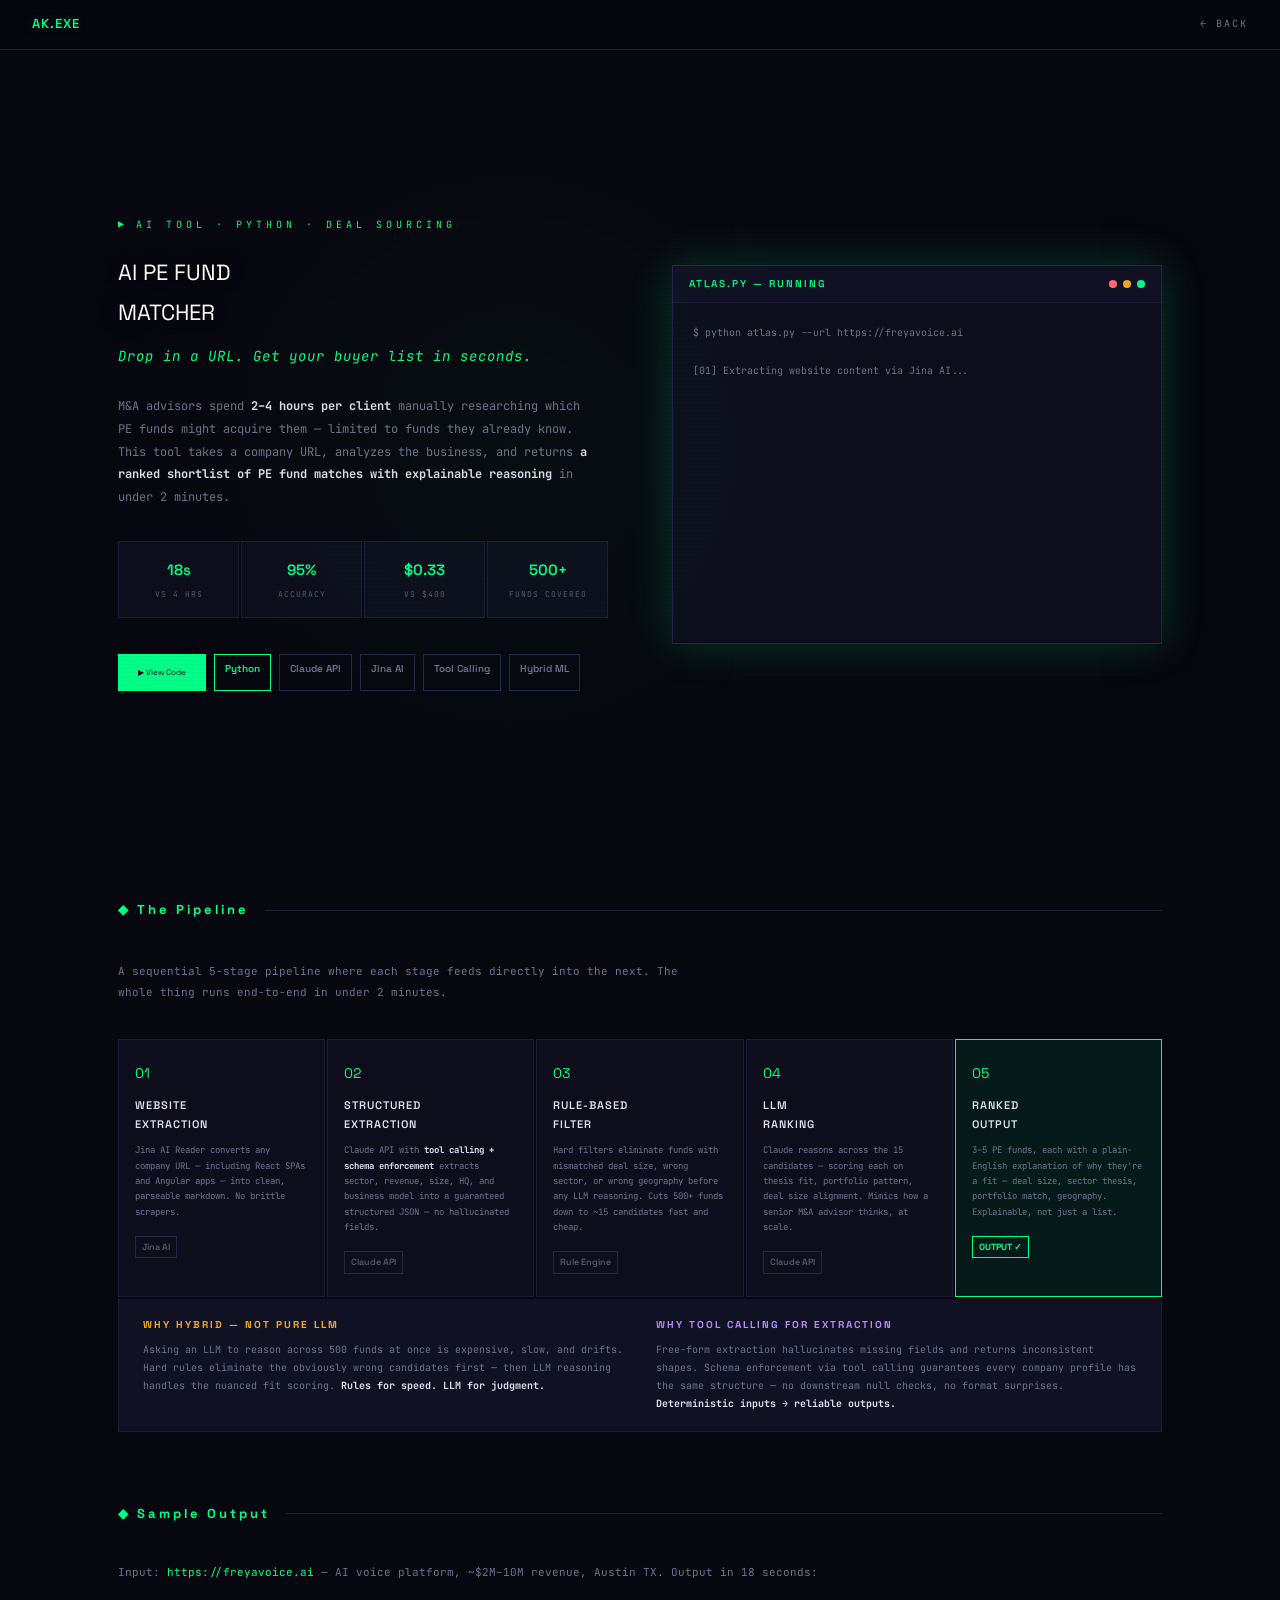
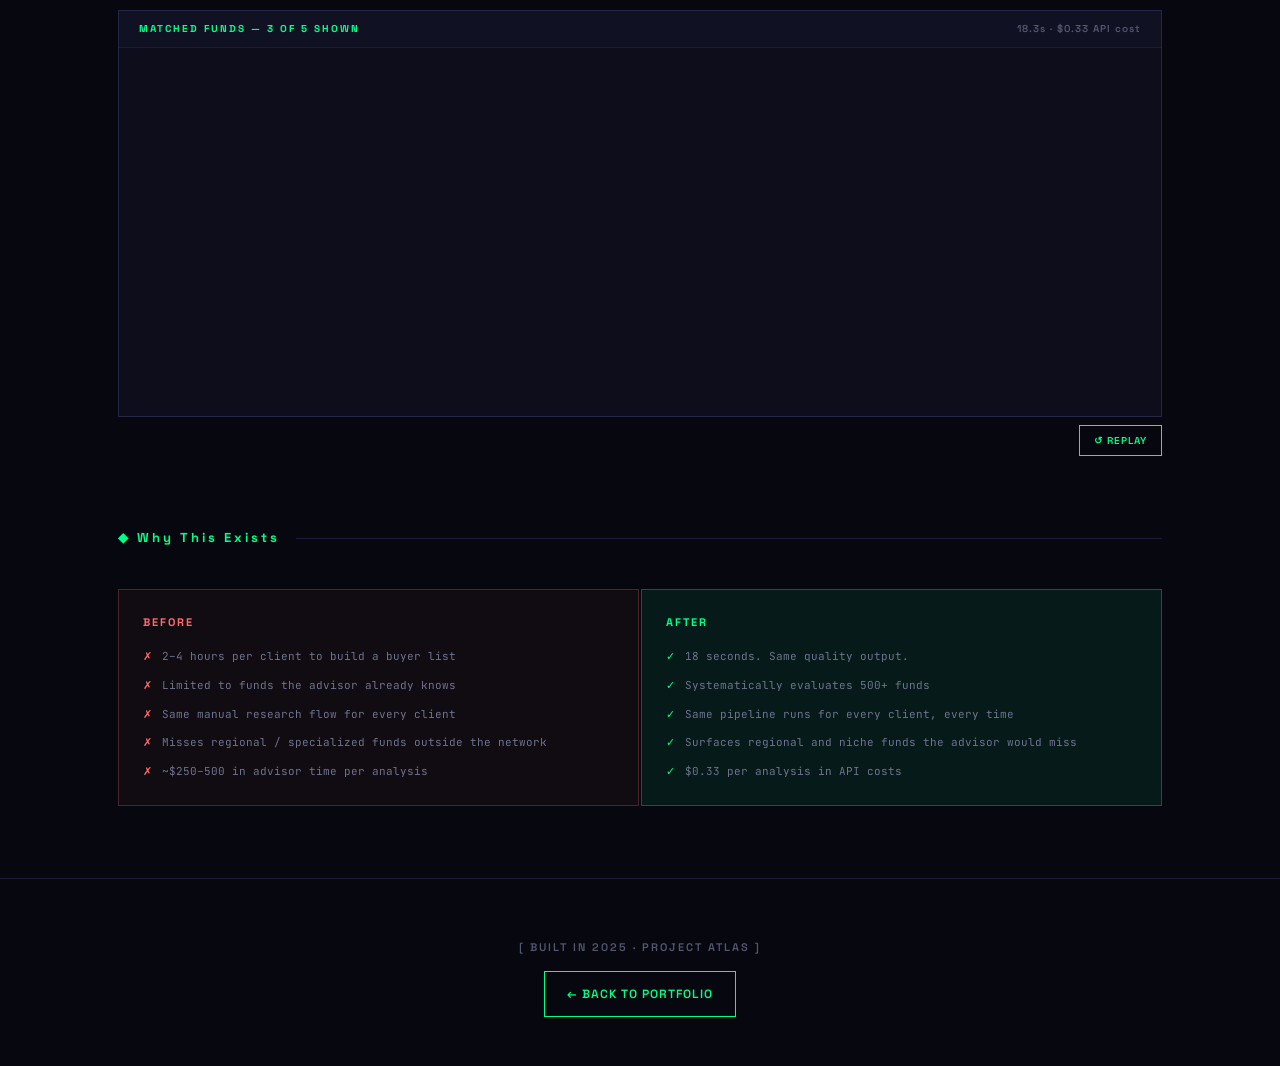
<file: files/ai-fund-matcher.html>
<!DOCTYPE html>
<html lang="en">
<head>
<meta charset="UTF-8">
<meta name="viewport" content="width=device-width, initial-scale=1.0">
<title>AI PE Fund Matcher — Anmol Khandeparkar</title>
<link href="https://fonts.googleapis.com/css2?family=Space+Grotesk:wght@400;500;600;700&family=JetBrains+Mono:wght@400;500;600;700&family=DM+Sans:wght@400;500;600&display=swap" rel="stylesheet">
<style>
:root {
  --bg: #07070f;
  --panel: #0d0d1c;
  --panel2: #111124;
  --border: #1c1c38;
  --border2: #252548;
  --green: #00ff88;
  --green-dim: rgba(0,255,136,0.08);
  --green-glow: rgba(0,255,136,0.2);
  --amber: #f5a623;
  --amber-dim: rgba(245,166,35,0.08);
  --purple: #b48aff;
  --blue: #5bc8ff;
  --red: #ff6b6b;
  --text: #dce0f0;
  --muted: #525870;
  --muted2: #6e738f;
  --pixel: 'Space Grotesk', sans-serif;
  --mono: 'JetBrains Mono', monospace;
  --sans: 'DM Sans', sans-serif;
}
*,*::before,*::after{margin:0;padding:0;box-sizing:border-box;}
body{background:var(--bg);color:var(--text);font-family:var(--sans);line-height:1.6;overflow-x:hidden;}
body::before{content:'';position:fixed;inset:0;background:repeating-linear-gradient(0deg,transparent,transparent 3px,rgba(0,0,0,0.04) 3px,rgba(0,0,0,0.04) 4px);pointer-events:none;z-index:998;}
.wrap{max-width:1100px;margin:0 auto;padding:0 28px;}
nav{position:fixed;top:0;left:0;right:0;z-index:500;background:rgba(7,7,15,0.92);backdrop-filter:blur(12px);border-bottom:1px solid var(--border);padding:14px 32px;display:flex;justify-content:space-between;align-items:center;}
.nav-logo{font-family:var(--pixel);font-size:13px;color:var(--green);letter-spacing:1px;text-decoration:none;text-shadow:0 0 12px var(--green-glow);font-weight:600;}
.back-btn{font-family:var(--mono);font-size:10px;color:var(--muted2);text-decoration:none;letter-spacing:2px;text-transform:uppercase;transition:color 0.2s;}
.back-btn:hover{color:var(--green);}
section{padding:72px 0;}
.sh{display:flex;align-items:center;gap:16px;margin-bottom:40px;}
.sh h2{font-family:var(--pixel);font-size:13px;color:var(--green);letter-spacing:3px;white-space:nowrap;font-weight:700;}
.sh::after{content:'';flex:1;height:1px;background:var(--border);}
@keyframes blink{0%,100%{opacity:1}50%{opacity:0}}
@keyframes pulse{0%,100%{box-shadow:0 0 0 0 rgba(0,255,136,0)}50%{box-shadow:0 0 0 4px rgba(0,255,136,0.15)}}
@keyframes flow{0%{opacity:0;transform:translateX(-6px)}100%{opacity:1;transform:translateX(0)}}
@media(max-width:900px){.hero-grid{grid-template-columns:1fr!important;}.stat-row{grid-template-columns:repeat(2,1fr)!important;}.pipeline-steps{grid-template-columns:1fr!important;}.diff-grid{grid-template-columns:1fr!important;}}
@media(max-width:600px){.wrap{padding:0 16px;}.stat-row{grid-template-columns:1fr!important;}}
</style>
</head>
<body>

<nav>
  <a href="index.html" class="nav-logo">AK.EXE</a>
  <a href="index.html" class="back-btn">← Back</a>
</nav>

<!-- ── HERO ── -->
<section style="min-height:100vh;display:flex;align-items:center;padding-top:80px;position:relative;overflow:hidden;">
  <div style="position:absolute;top:50%;left:40%;transform:translate(-50%,-50%);width:700px;height:700px;background:radial-gradient(circle,rgba(0,255,136,0.03) 0%,transparent 70%);pointer-events:none;"></div>
  <div class="wrap" style="width:100%;">
    <div class="hero-grid" style="display:grid;grid-template-columns:1fr 1fr;gap:64px;align-items:center;">

      <div>
        <div style="font-family:var(--mono);font-size:10px;color:var(--green);letter-spacing:4px;text-transform:uppercase;margin-bottom:20px;display:flex;align-items:center;gap:8px;"><span style="animation:blink 1.2s step-end infinite;">▶</span> AI Tool · Python · Deal Sourcing</div>
        <div style="font-family:var(--pixel);font-size:clamp(14px,2.2vw,22px);color:#fff;line-height:1.8;margin-bottom:12px;text-shadow:0 0 40px var(--green-glow);">AI PE FUND<br>MATCHER</div>
        <div style="font-family:var(--mono);font-size:14px;color:var(--green);font-style:italic;margin-bottom:28px;letter-spacing:1px;">Drop in a URL. Get your buyer list in seconds.</div>

        <p style="font-family:var(--mono);font-size:12px;color:var(--muted2);line-height:1.9;max-width:480px;margin-bottom:32px;">
          M&A advisors spend <strong style="color:var(--text);">2–4 hours per client</strong> manually researching which PE funds might acquire them — limited to funds they already know. This tool takes a company URL, analyzes the business, and returns <strong style="color:var(--text);">a ranked shortlist of PE fund matches with explainable reasoning</strong> in under 2 minutes.
        </p>

        <!-- Stats -->
        <div class="stat-row" style="display:grid;grid-template-columns:repeat(4,1fr);gap:2px;margin-bottom:36px;">
          <div style="background:var(--panel);border:1px solid var(--border);padding:16px 12px;text-align:center;">
            <div style="font-family:var(--pixel);font-size:15px;color:var(--green);margin-bottom:6px;font-weight:600;">18s</div>
            <div style="font-family:var(--mono);font-size:8px;color:var(--muted);text-transform:uppercase;letter-spacing:1px;">vs 4 hrs</div>
          </div>
          <div style="background:var(--panel);border:1px solid var(--border);padding:16px 12px;text-align:center;">
            <div style="font-family:var(--pixel);font-size:15px;color:var(--green);margin-bottom:6px;font-weight:600;">95%</div>
            <div style="font-family:var(--mono);font-size:8px;color:var(--muted);text-transform:uppercase;letter-spacing:1px;">Accuracy</div>
          </div>
          <div style="background:var(--panel);border:1px solid var(--border);padding:16px 12px;text-align:center;">
            <div style="font-family:var(--pixel);font-size:15px;color:var(--green);margin-bottom:6px;font-weight:600;">$0.33</div>
            <div style="font-family:var(--mono);font-size:8px;color:var(--muted);text-transform:uppercase;letter-spacing:1px;">vs $400</div>
          </div>
          <div style="background:var(--panel);border:1px solid var(--border);padding:16px 12px;text-align:center;">
            <div style="font-family:var(--pixel);font-size:15px;color:var(--green);margin-bottom:6px;font-weight:600;">500+</div>
            <div style="font-family:var(--mono);font-size:8px;color:var(--muted);text-transform:uppercase;letter-spacing:1px;">Funds covered</div>
          </div>
        </div>

        <div style="display:flex;gap:8px;flex-wrap:wrap;">
          <a href="https://bitbucket.org/tinkerer2493/ai_pe_fund_matcher/src/main/" target="_blank" style="font-family:var(--pixel);font-size:8px;padding:12px 20px;background:var(--green);color:#07070f;text-decoration:none;display:inline-flex;align-items:center;gap:8px;transition:transform 0.15s,box-shadow 0.15s;" onmouseover="this.style.transform='translate(-3px,-3px)';this.style.boxShadow='3px 3px 0 rgba(0,255,136,0.4)';" onmouseout="this.style.transform='';this.style.boxShadow='';">▶ View Code</a>
          <span style="font-family:var(--pixel);font-size:10px;padding:6px 10px;border:1px solid var(--green);color:var(--green);font-weight:600;">Python</span>
          <span style="font-family:var(--pixel);font-size:10px;padding:6px 10px;border:1px solid var(--border2);color:var(--muted2);font-weight:600;">Claude API</span>
          <span style="font-family:var(--pixel);font-size:10px;padding:6px 10px;border:1px solid var(--border2);color:var(--muted2);font-weight:600;">Jina AI</span>
          <span style="font-family:var(--pixel);font-size:10px;padding:6px 10px;border:1px solid var(--border2);color:var(--muted2);font-weight:600;">Tool Calling</span>
          <span style="font-family:var(--pixel);font-size:10px;padding:6px 10px;border:1px solid var(--border2);color:var(--muted2);font-weight:600;">Hybrid ML</span>
        </div>
      </div>

      <!-- Animated terminal output -->
      <div style="background:var(--panel);border:1px solid var(--border2);overflow:hidden;box-shadow:0 0 40px var(--green-glow);">
        <div style="background:var(--panel2);border-bottom:1px solid var(--border);padding:10px 16px;display:flex;justify-content:space-between;align-items:center;">
          <div style="font-family:var(--pixel);font-size:10px;color:var(--green);letter-spacing:2px;font-weight:600;">ATLAS.PY — RUNNING</div>
          <div style="display:flex;gap:6px;">
            <div style="width:8px;height:8px;border-radius:50%;background:var(--red);"></div>
            <div style="width:8px;height:8px;border-radius:50%;background:var(--amber);"></div>
            <div style="width:8px;height:8px;border-radius:50%;background:var(--green);animation:pulse 2s ease-in-out infinite;"></div>
          </div>
        </div>
        <div id="terminal" style="padding:20px;font-family:var(--mono);font-size:10px;line-height:2;min-height:340px;">
          <!-- filled by JS -->
        </div>
      </div>
    </div>
  </div>
</section>

<!-- ── 5-STAGE PIPELINE ── -->
<section style="padding-top:0;">
  <div class="wrap">
    <div class="sh"><h2>◆ The Pipeline</h2></div>
    <p style="font-family:var(--mono);font-size:11px;color:var(--muted2);line-height:1.9;margin-bottom:36px;max-width:600px;">A sequential 5-stage pipeline where each stage feeds directly into the next. The whole thing runs end-to-end in under 2 minutes.</p>

    <div class="pipeline-steps" style="display:grid;grid-template-columns:repeat(5,1fr);gap:2px;">

      <div class="pipe-step" style="background:var(--panel);border:1px solid var(--border);padding:22px 16px;position:relative;transition:border-color 0.2s,background 0.2s;" onmouseover="this.style.borderColor='var(--green)';this.style.background='var(--green-dim)';" onmouseout="this.style.borderColor='var(--border)';this.style.background='var(--panel)';">
        <div style="font-family:var(--pixel);font-size:14px;color:var(--green);margin-bottom:12px;">01</div>
        <div style="font-family:var(--pixel);font-size:11px;color:var(--text);letter-spacing:1px;margin-bottom:10px;line-height:1.7;font-weight:600;">WEBSITE<br>EXTRACTION</div>
        <div style="font-family:var(--mono);font-size:9px;color:var(--muted2);line-height:1.7;margin-bottom:12px;">Jina AI Reader converts any company URL — including React SPAs and Angular apps — into clean, parseable markdown. No brittle scrapers.</div>
        <div style="font-family:var(--pixel);font-size:9px;color:var(--muted);border:1px solid var(--border2);padding:3px 6px;display:inline-block;font-weight:600;">Jina AI</div>
      </div>

      <div class="pipe-step" style="background:var(--panel);border:1px solid var(--border);padding:22px 16px;position:relative;transition:border-color 0.2s,background 0.2s;" onmouseover="this.style.borderColor='var(--green)';this.style.background='var(--green-dim)';" onmouseout="this.style.borderColor='var(--border)';this.style.background='var(--panel)';">
        <div style="font-family:var(--pixel);font-size:14px;color:var(--green);margin-bottom:12px;">02</div>
        <div style="font-family:var(--pixel);font-size:11px;color:var(--text);letter-spacing:1px;margin-bottom:10px;line-height:1.7;font-weight:600;">STRUCTURED<br>EXTRACTION</div>
        <div style="font-family:var(--mono);font-size:9px;color:var(--muted2);line-height:1.7;margin-bottom:12px;">Claude API with <strong style="color:var(--text);">tool calling + schema enforcement</strong> extracts sector, revenue, size, HQ, and business model into a guaranteed structured JSON — no hallucinated fields.</div>
        <div style="font-family:var(--pixel);font-size:9px;color:var(--muted);border:1px solid var(--border2);padding:3px 6px;display:inline-block;font-weight:600;">Claude API</div>
      </div>

      <div class="pipe-step" style="background:var(--panel);border:1px solid var(--border);padding:22px 16px;position:relative;transition:border-color 0.2s,background 0.2s;" onmouseover="this.style.borderColor='var(--green)';this.style.background='var(--green-dim)';" onmouseout="this.style.borderColor='var(--border)';this.style.background='var(--panel)';">
        <div style="font-family:var(--pixel);font-size:14px;color:var(--green);margin-bottom:12px;">03</div>
        <div style="font-family:var(--pixel);font-size:11px;color:var(--text);letter-spacing:1px;margin-bottom:10px;line-height:1.7;font-weight:600;">RULE-BASED<br>FILTER</div>
        <div style="font-family:var(--mono);font-size:9px;color:var(--muted2);line-height:1.7;margin-bottom:12px;">Hard filters eliminate funds with mismatched deal size, wrong sector, or wrong geography before any LLM reasoning. Cuts 500+ funds down to ~15 candidates fast and cheap.</div>
        <div style="font-family:var(--pixel);font-size:9px;color:var(--muted);border:1px solid var(--border2);padding:3px 6px;display:inline-block;font-weight:600;">Rule Engine</div>
      </div>

      <div class="pipe-step" style="background:var(--panel);border:1px solid var(--border);padding:22px 16px;position:relative;transition:border-color 0.2s,background 0.2s;" onmouseover="this.style.borderColor='var(--green)';this.style.background='var(--green-dim)';" onmouseout="this.style.borderColor='var(--border)';this.style.background='var(--panel)';">
        <div style="font-family:var(--pixel);font-size:14px;color:var(--green);margin-bottom:12px;">04</div>
        <div style="font-family:var(--pixel);font-size:11px;color:var(--text);letter-spacing:1px;margin-bottom:10px;line-height:1.7;font-weight:600;">LLM<br>RANKING</div>
        <div style="font-family:var(--mono);font-size:9px;color:var(--muted2);line-height:1.7;margin-bottom:12px;">Claude reasons across the 15 candidates — scoring each on thesis fit, portfolio pattern, deal size alignment. Mimics how a senior M&A advisor thinks, at scale.</div>
        <div style="font-family:var(--pixel);font-size:9px;color:var(--muted);border:1px solid var(--border2);padding:3px 6px;display:inline-block;font-weight:600;">Claude API</div>
      </div>

      <div class="pipe-step" style="background:var(--panel);border:1px solid var(--green);padding:22px 16px;position:relative;background:var(--green-dim);">
        <div style="font-family:var(--pixel);font-size:14px;color:var(--green);margin-bottom:12px;">05</div>
        <div style="font-family:var(--pixel);font-size:11px;color:var(--text);letter-spacing:1px;margin-bottom:10px;line-height:1.7;font-weight:600;">RANKED<br>OUTPUT</div>
        <div style="font-family:var(--mono);font-size:9px;color:var(--muted2);line-height:1.7;margin-bottom:12px;">3–5 PE funds, each with a plain-English explanation of why they're a fit — deal size, sector thesis, portfolio match, geography. Explainable, not just a list.</div>
        <div style="font-family:var(--pixel);font-size:9px;color:var(--green);border:1px solid var(--green);padding:3px 6px;display:inline-block;font-weight:700;">OUTPUT ✓</div>
      </div>
    </div>

    <!-- The key design decision -->
    <div style="margin-top:2px;background:var(--panel2);border:1px solid var(--border);border-top:none;padding:18px 24px;">
      <div class="diff-grid" style="display:grid;grid-template-columns:1fr 1fr;gap:32px;">
        <div>
          <div style="font-family:var(--pixel);font-size:10px;color:var(--amber);letter-spacing:2px;margin-bottom:8px;font-weight:700;">WHY HYBRID — NOT PURE LLM</div>
          <div style="font-family:var(--mono);font-size:10px;color:var(--muted2);line-height:1.8;">Asking an LLM to reason across 500 funds at once is expensive, slow, and drifts. Hard rules eliminate the obviously wrong candidates first — then LLM reasoning handles the nuanced fit scoring. <strong style="color:var(--text);">Rules for speed. LLM for judgment.</strong></div>
        </div>
        <div>
          <div style="font-family:var(--pixel);font-size:10px;color:var(--purple);letter-spacing:2px;margin-bottom:8px;font-weight:700;">WHY TOOL CALLING FOR EXTRACTION</div>
          <div style="font-family:var(--mono);font-size:10px;color:var(--muted2);line-height:1.8;">Free-form extraction hallucinates missing fields and returns inconsistent shapes. Schema enforcement via tool calling guarantees every company profile has the same structure — no downstream null checks, no format surprises. <strong style="color:var(--text);">Deterministic inputs → reliable outputs.</strong></div>
        </div>
      </div>
    </div>
  </div>
</section>

<!-- ── SAMPLE OUTPUT ── -->
<section style="padding-top:0;">
  <div class="wrap">
    <div class="sh"><h2>◆ Sample Output</h2></div>
    <p style="font-family:var(--mono);font-size:11px;color:var(--muted2);margin-bottom:28px;">Input: <span style="color:var(--green);">https://freyavoice.ai</span> — AI voice platform, ~$2M–10M revenue, Austin TX. Output in 18 seconds:</p>

    <div id="output-demo" style="background:var(--panel);border:1px solid var(--border2);overflow:hidden;">
      <div style="background:var(--panel2);border-bottom:1px solid var(--border);padding:10px 20px;display:flex;justify-content:space-between;">
        <div style="font-family:var(--pixel);font-size:10px;color:var(--green);letter-spacing:2px;font-weight:700;">MATCHED FUNDS — 3 OF 5 SHOWN</div>
        <div style="font-family:var(--pixel);font-size:10px;color:var(--muted);letter-spacing:1px;font-weight:600;">18.3s · $0.33 API cost</div>
      </div>

      <!-- Fund match 1 -->
      <div id="fund1" style="opacity:0;transform:translateY(6px);transition:all 0.4s;border-bottom:1px solid var(--border);padding:20px 24px;">
        <div style="display:flex;justify-content:space-between;align-items:flex-start;margin-bottom:10px;">
          <div>
            <div style="font-family:var(--pixel);font-size:11px;color:var(--text);letter-spacing:1px;margin-bottom:4px;font-weight:600;">#1 · VISTA EQUITY PARTNERS</div>
            <div style="font-family:var(--mono);font-size:9px;color:var(--muted2);">B2B SaaS · $1B–$15B AUM · North America</div>
          </div>
          <div style="font-family:var(--pixel);font-size:13px;color:var(--green);border:1px solid var(--green);padding:4px 10px;font-weight:700;">92/100</div>
        </div>
        <div style="font-family:var(--mono);font-size:10px;color:var(--muted2);line-height:1.8;border-left:2px solid var(--green);padding-left:12px;">"FreyaVoice's B2B SaaS model with recurring revenue aligns directly with Vista's thesis of acquiring profitable software businesses. AI voice infrastructure is adjacent to Vista's existing portfolio companies in HR and customer engagement tech. Deal size fits Vista's lower-middle market entry point."</div>
      </div>

      <!-- Fund match 2 -->
      <div id="fund2" style="opacity:0;transform:translateY(6px);transition:all 0.4s;border-bottom:1px solid var(--border);padding:20px 24px;">
        <div style="display:flex;justify-content:space-between;align-items:flex-start;margin-bottom:10px;">
          <div>
            <div style="font-family:var(--pixel);font-size:11px;color:var(--text);letter-spacing:1px;margin-bottom:4px;font-weight:600;">#2 · FRANCISCO PARTNERS</div>
            <div style="font-family:var(--mono);font-size:9px;color:var(--muted2);">Tech-focused · $2B–$30B AUM · Global</div>
          </div>
          <div style="font-family:var(--pixel);font-size:13px;color:var(--amber);border:1px solid var(--amber);padding:4px 10px;font-weight:700;">84/100</div>
        </div>
        <div style="font-family:var(--mono);font-size:10px;color:var(--muted2);line-height:1.8;border-left:2px solid var(--amber);padding-left:12px;">"Francisco's portfolio includes voice and speech AI companies. Strong pattern match on AI infrastructure plays at the Series A–B stage. Austin-based portfolio companies (3 current) suggest comfort with the geography."</div>
      </div>

      <!-- Fund match 3 -->
      <div id="fund3" style="opacity:0;transform:translateY(6px);transition:all 0.4s;padding:20px 24px;">
        <div style="display:flex;justify-content:space-between;align-items:flex-start;margin-bottom:10px;">
          <div>
            <div style="font-family:var(--pixel);font-size:11px;color:var(--text);letter-spacing:1px;margin-bottom:4px;font-weight:600;">#3 · THOMA BRAVO</div>
            <div style="font-family:var(--mono);font-size:9px;color:var(--muted2);">Software · $5B–$35B AUM · North America</div>
          </div>
          <div style="font-family:var(--pixel);font-size:13px;color:var(--muted2);border:1px solid var(--border2);padding:4px 10px;font-weight:700;">77/100</div>
        </div>
        <div style="font-family:var(--mono);font-size:10px;color:var(--muted2);line-height:1.8;border-left:2px solid var(--border2);padding-left:12px;">"Thoma Bravo targets software businesses with strong gross margins. FreyaVoice qualifies on business model, but deal size is at the lower end of Thoma's typical range. Worth a conversation at growth stage."</div>
      </div>
    </div>
    <div style="text-align:right;margin-top:8px;">
      <button onclick="replayOutput()" style="font-family:var(--pixel);font-size:10px;color:var(--green);background:transparent;border:1px solid var(--green);padding:8px 14px;cursor:pointer;letter-spacing:1px;font-weight:600;">↺ REPLAY</button>
    </div>
  </div>
</section>

<!-- ── THE BUSINESS CASE ── -->
<section style="padding-top:0;">
  <div class="wrap">
    <div class="sh"><h2>◆ Why This Exists</h2></div>
    <div class="diff-grid" style="display:grid;grid-template-columns:1fr 1fr;gap:2px;">
      <div style="background:rgba(255,107,107,0.04);border:1px solid rgba(255,107,107,0.25);padding:24px;">
        <div style="font-family:var(--pixel);font-size:11px;color:var(--red);letter-spacing:2px;margin-bottom:16px;font-weight:700;">BEFORE</div>
        <div style="display:flex;flex-direction:column;gap:10px;">
          <div style="font-family:var(--mono);font-size:11px;color:var(--muted2);line-height:1.7;display:flex;gap:10px;"><span style="color:var(--red);flex-shrink:0;">✗</span> 2–4 hours per client to build a buyer list</div>
          <div style="font-family:var(--mono);font-size:11px;color:var(--muted2);line-height:1.7;display:flex;gap:10px;"><span style="color:var(--red);flex-shrink:0;">✗</span> Limited to funds the advisor already knows</div>
          <div style="font-family:var(--mono);font-size:11px;color:var(--muted2);line-height:1.7;display:flex;gap:10px;"><span style="color:var(--red);flex-shrink:0;">✗</span> Same manual research flow for every client</div>
          <div style="font-family:var(--mono);font-size:11px;color:var(--muted2);line-height:1.7;display:flex;gap:10px;"><span style="color:var(--red);flex-shrink:0;">✗</span> Misses regional / specialized funds outside the network</div>
          <div style="font-family:var(--mono);font-size:11px;color:var(--muted2);line-height:1.7;display:flex;gap:10px;"><span style="color:var(--red);flex-shrink:0;">✗</span> ~$250–500 in advisor time per analysis</div>
        </div>
      </div>
      <div style="background:var(--green-dim);border:1px solid rgba(0,255,136,0.3);padding:24px;">
        <div style="font-family:var(--pixel);font-size:11px;color:var(--green);letter-spacing:2px;margin-bottom:16px;font-weight:700;">AFTER</div>
        <div style="display:flex;flex-direction:column;gap:10px;">
          <div style="font-family:var(--mono);font-size:11px;color:var(--muted2);line-height:1.7;display:flex;gap:10px;"><span style="color:var(--green);flex-shrink:0;">✓</span> 18 seconds. Same quality output.</div>
          <div style="font-family:var(--mono);font-size:11px;color:var(--muted2);line-height:1.7;display:flex;gap:10px;"><span style="color:var(--green);flex-shrink:0;">✓</span> Systematically evaluates 500+ funds</div>
          <div style="font-family:var(--mono);font-size:11px;color:var(--muted2);line-height:1.7;display:flex;gap:10px;"><span style="color:var(--green);flex-shrink:0;">✓</span> Same pipeline runs for every client, every time</div>
          <div style="font-family:var(--mono);font-size:11px;color:var(--muted2);line-height:1.7;display:flex;gap:10px;"><span style="color:var(--green);flex-shrink:0;">✓</span> Surfaces regional and niche funds the advisor would miss</div>
          <div style="font-family:var(--mono);font-size:11px;color:var(--muted2);line-height:1.7;display:flex;gap:10px;"><span style="color:var(--green);flex-shrink:0;">✓</span> $0.33 per analysis in API costs</div>
        </div>
      </div>
    </div>
  </div>
</section>

<footer style="border-top:1px solid var(--border);padding:60px 0;text-align:center;">
  <div class="wrap">
    <div style="font-family:var(--pixel);font-size:11px;color:var(--muted);letter-spacing:2px;margin-bottom:24px;font-weight:600;">[ BUILT IN 2025 · PROJECT ATLAS ]</div>
    <a href="index.html" style="font-family:var(--pixel);font-size:12px;color:var(--green);text-decoration:none;letter-spacing:1px;border:1px solid var(--green);padding:14px 22px;font-weight:600;">← BACK TO PORTFOLIO</a>
  </div>
</footer>

<script>
// Terminal animation
const lines = [
  { text: '$ python atlas.py --url https://freyavoice.ai', color: '#6e738f', delay: 0 },
  { text: '', delay: 200 },
  { text: '[01] Extracting website content via Jina AI...', color: '#6e738f', delay: 600 },
  { text: '     ✓ 2,847 tokens extracted cleanly', color: '#00ff88', delay: 1200 },
  { text: '', delay: 1400 },
  { text: '[02] Running structured extraction (tool calling)...', color: '#6e738f', delay: 1600 },
  { text: '     sector: "AI / Voice Infrastructure"', color: '#dce0f0', delay: 2100 },
  { text: '     revenue_range: "$2M–$10M"', color: '#dce0f0', delay: 2300 },
  { text: '     hq: "Austin, TX"  model: "B2B SaaS"', color: '#dce0f0', delay: 2500 },
  { text: '', delay: 2700 },
  { text: '[03] Rule-based filter: 500 → 14 candidates', color: '#6e738f', delay: 2900 },
  { text: '[04] LLM ranking 14 funds by fit score...', color: '#6e738f', delay: 3400 },
  { text: '', delay: 3900 },
  { text: '[05] ✓ 5 matches returned  (18.3s · $0.33)', color: '#00ff88', delay: 4100 },
  { text: '', delay: 4300 },
  { text: '  #1  Vista Equity Partners    92/100', color: '#00ff88', delay: 4500 },
  { text: '  #2  Francisco Partners       84/100', color: '#f5a623', delay: 4700 },
  { text: '  #3  Thoma Bravo              77/100', color: '#6e738f', delay: 4900 },
];

let termTimer;
function runTerminal() {
  const el = document.getElementById('terminal');
  el.innerHTML = '';
  clearTimeout(termTimer);
  lines.forEach(line => {
    setTimeout(() => {
      const d = document.createElement('div');
      d.style.color = line.color || '#6e738f';
      d.style.fontFamily = 'var(--mono)';
      d.style.fontSize = '10px';
      d.style.lineHeight = '1.9';
      d.style.animation = 'flow 0.3s ease forwards';
      d.textContent = line.text || '\u00a0';
      el.appendChild(d);
      el.scrollTop = el.scrollHeight;
    }, line.delay);
  });
}
window.addEventListener('load', () => setTimeout(runTerminal, 600));

// Output demo animation
function replayOutput() {
  ['fund1','fund2','fund3'].forEach(id => {
    const el = document.getElementById(id);
    el.style.opacity = '0';
    el.style.transform = 'translateY(6px)';
  });
  setTimeout(() => { const e = document.getElementById('fund1'); e.style.opacity='1'; e.style.transform='translateY(0)'; }, 400);
  setTimeout(() => { const e = document.getElementById('fund2'); e.style.opacity='1'; e.style.transform='translateY(0)'; }, 1000);
  setTimeout(() => { const e = document.getElementById('fund3'); e.style.opacity='1'; e.style.transform='translateY(0)'; }, 1600);
}
window.addEventListener('load', () => setTimeout(replayOutput, 5200));
</script>
</body>
</html>
</file>
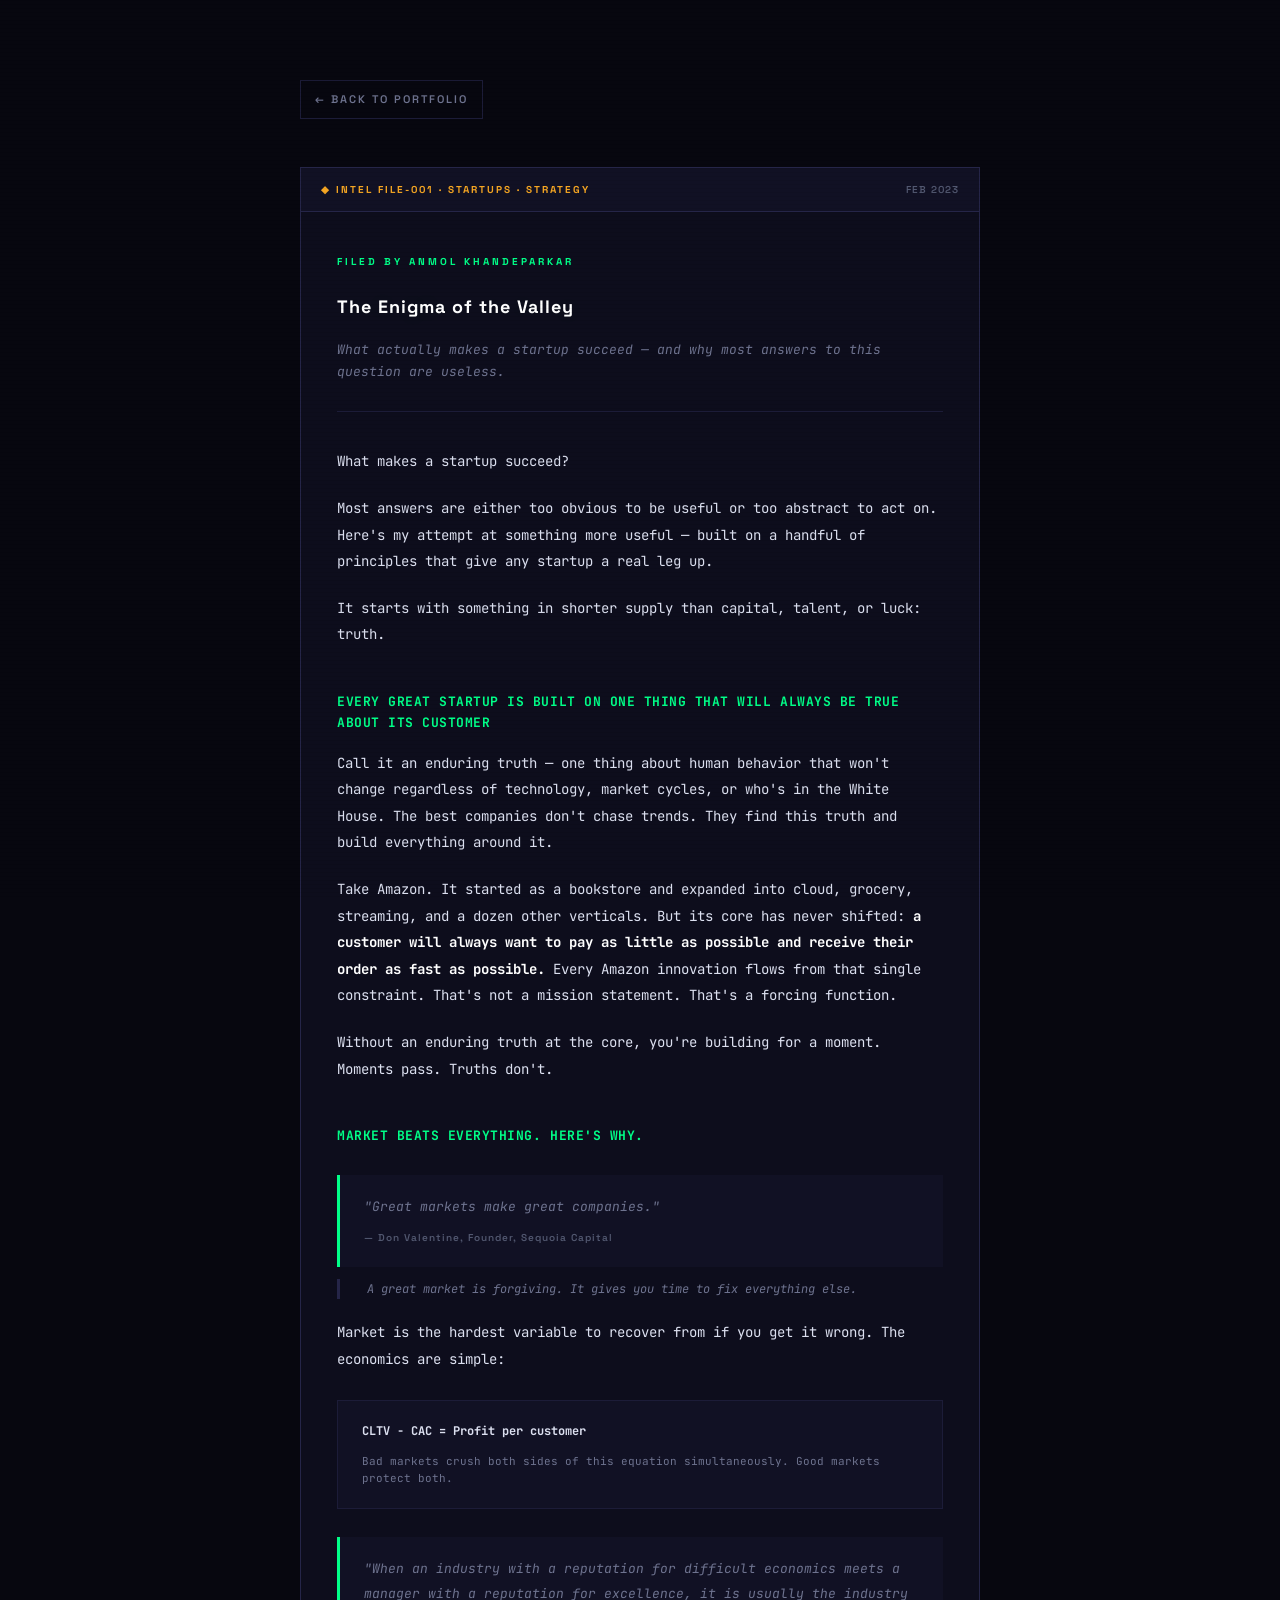
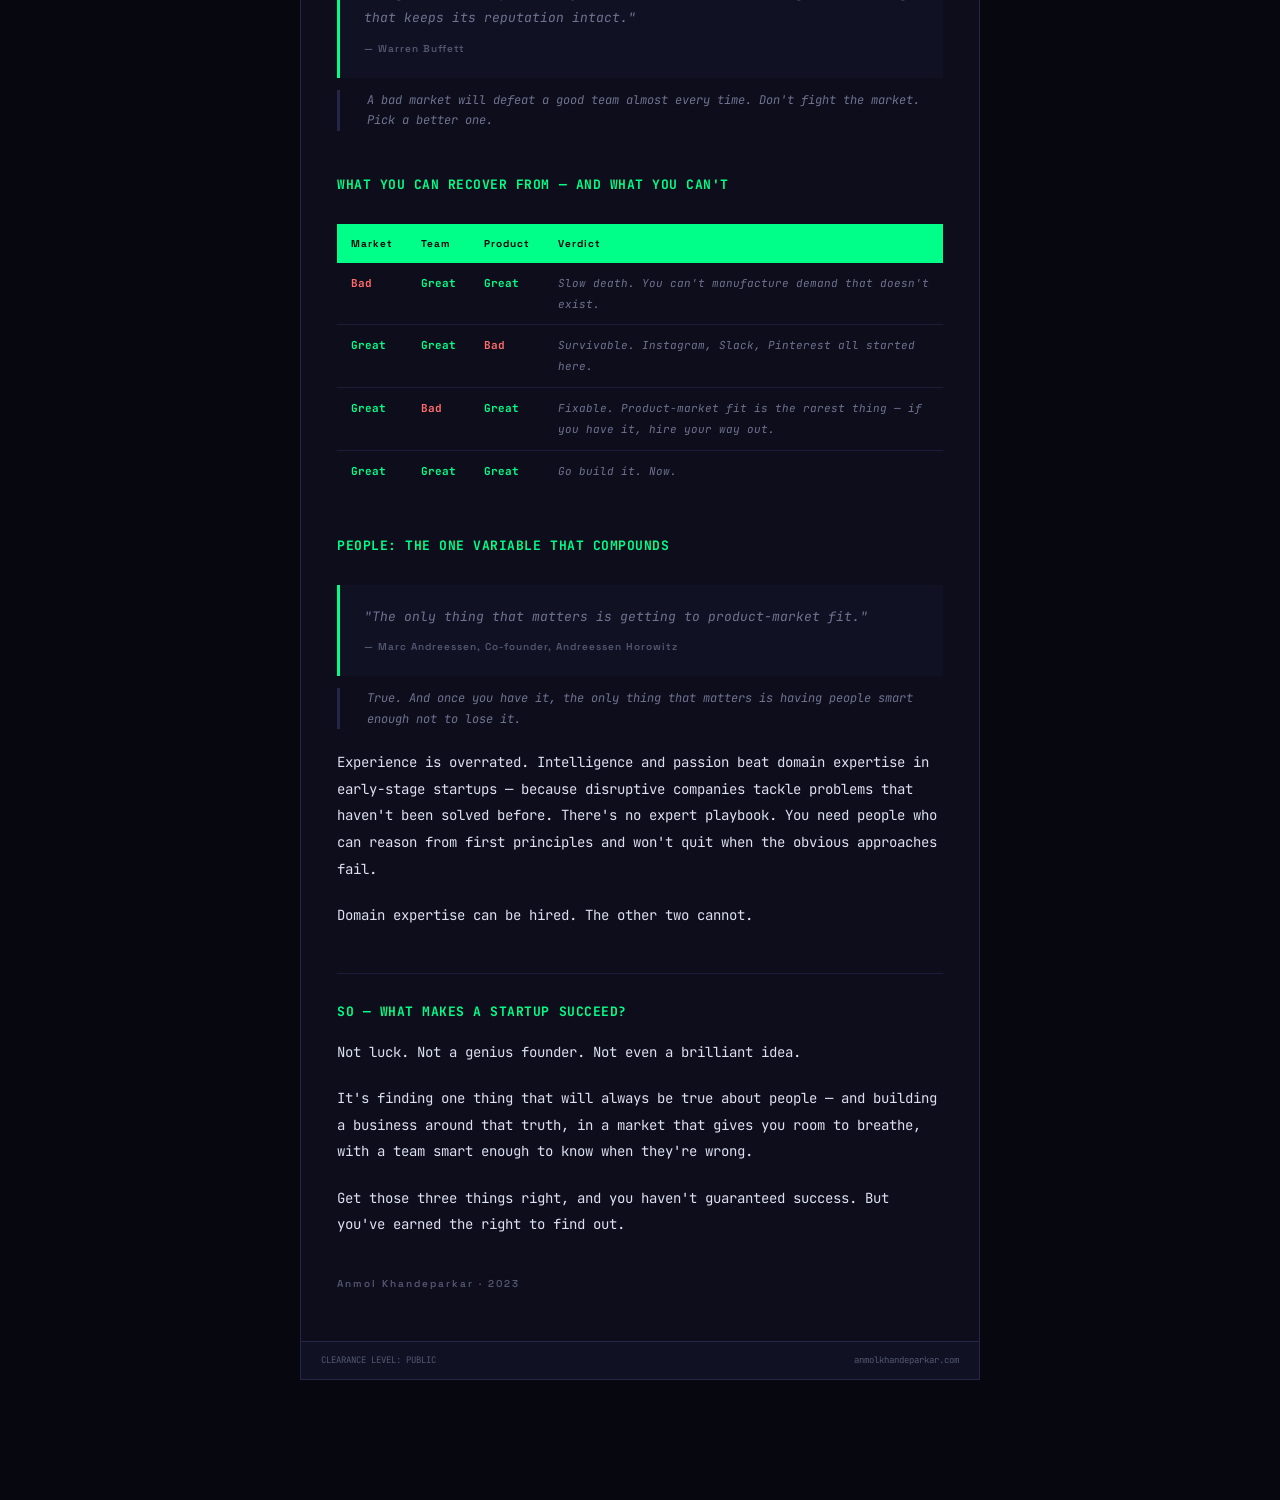
<file: files/enigma-of-the-valley.html>
<!DOCTYPE html>
<html lang="en">
<head>
<meta charset="UTF-8">
<meta name="viewport" content="width=device-width, initial-scale=1.0">
<title>The Enigma of the Valley — Anmol Khandeparkar</title>
<link href="https://fonts.googleapis.com/css2?family=Space+Grotesk:wght@400;500;600;700&family=JetBrains+Mono:ital,wght@0,400;0,500;0,600;0,700;1,400&family=DM+Sans:wght@400;500&display=swap" rel="stylesheet">
<style>
:root {
  --bg: #07070f;
  --panel: #0d0d1c;
  --panel2: #111124;
  --border: #1c1c38;
  --border2: #252548;
  --green: #00ff88;
  --green-dim: rgba(0,255,136,0.08);
  --amber: #f5a623;
  --text: #dce0f0;
  --muted: #525870;
  --muted2: #6e738f;
  --pixel: 'Space Grotesk', sans-serif;
  --mono: 'JetBrains Mono', monospace;
  --sans: 'DM Sans', sans-serif;
}
*, *::before, *::after { margin: 0; padding: 0; box-sizing: border-box; }
body {
  background: var(--bg);
  color: var(--text);
  font-family: var(--mono);
  font-size: 14px;
  line-height: 1.9;
  padding: 80px 24px 120px;
}
body::before {
  content: '';
  position: fixed; inset: 0;
  background: repeating-linear-gradient(0deg, transparent, transparent 3px, rgba(0,0,0,0.04) 3px, rgba(0,0,0,0.04) 4px);
  pointer-events: none;
  z-index: 998;
}
article { max-width: 680px; margin: 0 auto; }

/* Nav */
.back {
  font-family: var(--pixel);
  font-size: 11px;
  color: var(--muted2);
  text-decoration: none;
  display: inline-flex;
  align-items: center;
  gap: 8px;
  margin-bottom: 48px;
  letter-spacing: 2px;
  text-transform: uppercase;
  transition: color 0.2s;
  border: 1px solid var(--border);
  padding: 8px 14px;
  font-weight: 600;
}
.back:hover { color: var(--green); border-color: var(--green); }

/* Header */
.file-header {
  background: var(--panel2);
  border: 1px solid var(--border2);
  padding: 12px 20px;
  display: flex;
  justify-content: space-between;
  align-items: center;
  margin-bottom: 0;
}
.file-tag {
  font-family: var(--pixel);
  font-size: 10px;
  color: var(--amber);
  letter-spacing: 2px;
  font-weight: 700;
}
.file-id {
  font-family: var(--pixel);
  font-size: 10px;
  color: var(--muted);
  letter-spacing: 1px;
  font-weight: 600;
}
.article-body {
  border: 1px solid var(--border2);
  border-top: none;
  padding: 40px 36px 48px;
  background: var(--panel);
}

.meta {
  font-family: var(--pixel);
  font-size: 10px;
  color: var(--green);
  letter-spacing: 3px;
  text-transform: uppercase;
  margin-bottom: 20px;
  font-weight: 700;
}
h1 {
  font-family: var(--pixel);
  font-size: clamp(13px, 2vw, 18px);
  color: #fff;
  line-height: 1.8;
  letter-spacing: 1px;
  margin-bottom: 16px;
  text-shadow: 0 0 30px rgba(0,255,136,0.1);
}
.subtitle {
  font-family: var(--mono);
  font-size: 13px;
  color: var(--muted2);
  font-style: italic;
  margin-bottom: 36px;
  padding-bottom: 28px;
  border-bottom: 1px solid var(--border);
  line-height: 1.7;
}
h2 {
  font-family: var(--mono);
  font-size: 13px;
  font-weight: 700;
  color: var(--green);
  letter-spacing: 0.04em;
  text-transform: uppercase;
  margin: 44px 0 16px;
  line-height: 1.6;
  display: block;
}
p { margin-bottom: 20px; color: var(--text); }
p:last-child { margin-bottom: 0; }

blockquote {
  margin: 28px 0;
  padding: 20px 24px;
  border-left: 3px solid var(--green);
  background: var(--panel2);
}
blockquote p {
  font-size: 13px;
  font-style: italic;
  color: var(--muted2);
  margin-bottom: 8px;
}
blockquote .attribution {
  font-family: var(--pixel);
  font-size: 10px;
  color: var(--muted);
  letter-spacing: 1px;
  font-style: normal;
  font-weight: 600;
}
.reaction {
  font-family: var(--mono);
  font-size: 12px;
  color: var(--muted2);
  font-style: italic;
  margin-top: -16px;
  margin-bottom: 20px;
  padding-left: 27px;
  border-left: 3px solid var(--border2);
  line-height: 1.7;
}

/* Decision table */
.decision-table {
  width: 100%;
  border-collapse: collapse;
  margin: 28px 0;
  font-family: var(--mono);
  font-size: 11px;
}
.decision-table th {
  background: var(--green);
  color: #07070f;
  padding: 10px 14px;
  text-align: left;
  font-family: var(--pixel);
  font-size: 10px;
  letter-spacing: 1px;
  font-weight: 700;
}
.decision-table td {
  padding: 10px 14px;
  border-bottom: 1px solid var(--border);
  vertical-align: top;
  color: var(--muted2);
}
.decision-table tr:last-child td { border-bottom: none; }
.decision-table tr:hover td { background: var(--panel2); }
.ok { color: var(--green); font-weight: 700; }
.bad { color: #ff6b6b; font-weight: 700; }
.great { color: var(--green); font-weight: 700; }
.verdict { font-style: italic; color: var(--muted2); }

/* Formula box */
.formula-box {
  background: var(--panel2);
  border: 1px solid var(--border2);
  border: 1px solid var(--border);
  padding: 20px 24px;
  margin: 28px 0;
}
.formula-box .formula {
  font-family: var(--mono);
  font-size: 12px;
  font-weight: 700;
  color: var(--text);
  margin-bottom: 10px;
  line-height: 1.8;
}
.formula-box .note {
  font-family: var(--mono);
  font-size: 11px;
  color: var(--muted2);
  line-height: 1.6;
}

strong { color: #fff; font-weight: 700; }
em { font-style: italic; color: var(--muted2); }

.closing {
  margin-top: 44px;
  padding-top: 28px;
  border-top: 1px solid var(--border);
}
.byline {
  font-family: var(--pixel);
  font-size: 10px;
  color: var(--muted);
  margin-top: 36px;
  letter-spacing: 2px;
  font-weight: 600;
}

/* Footer strip */
.file-footer {
  background: var(--panel2);
  border: 1px solid var(--border2);
  border-top: none;
  padding: 10px 20px;
  display: flex;
  justify-content: space-between;
}
.file-footer span {
  font-family: var(--mono);
  font-size: 9px;
  color: var(--muted);
}
</style>
</head>
<body>
<article>

  <a href="index.html" class="back">← Back to Portfolio</a>

  <div class="file-header">
    <span class="file-tag">◆ INTEL FILE-001 · STARTUPS · STRATEGY</span>
    <span class="file-id">FEB 2023</span>
  </div>

  <div class="article-body">
    <div class="meta">Filed by Anmol Khandeparkar</div>
    <h1>The Enigma of the Valley</h1>
    <p class="subtitle">What actually makes a startup succeed — and why most answers to this question are useless.</p>

    <p>What makes a startup succeed?</p>
    <p>Most answers are either too obvious to be useful or too abstract to act on. Here's my attempt at something more useful — built on a handful of principles that give any startup a real leg up.</p>
    <p>It starts with something in shorter supply than capital, talent, or luck: truth.</p>

    <h2>Every great startup is built on one thing that will always be true about its customer</h2>

    <p>Call it an enduring truth — one thing about human behavior that won't change regardless of technology, market cycles, or who's in the White House. The best companies don't chase trends. They find this truth and build everything around it.</p>
    <p>Take Amazon. It started as a bookstore and expanded into cloud, grocery, streaming, and a dozen other verticals. But its core has never shifted: <strong>a customer will always want to pay as little as possible and receive their order as fast as possible.</strong> Every Amazon innovation flows from that single constraint. That's not a mission statement. That's a forcing function.</p>
    <p>Without an enduring truth at the core, you're building for a moment. Moments pass. Truths don't.</p>

    <h2>Market beats everything. Here's why.</h2>

    <blockquote>
      <p>"Great markets make great companies."</p>
      <div class="attribution">— Don Valentine, Founder, Sequoia Capital</div>
    </blockquote>
    <div class="reaction">A great market is forgiving. It gives you time to fix everything else.</div>

    <p>Market is the hardest variable to recover from if you get it wrong. The economics are simple:</p>

    <div class="formula-box">
      <div class="formula">CLTV − CAC = Profit per customer</div>
      <div class="note">Bad markets crush both sides of this equation simultaneously. Good markets protect both.</div>
    </div>

    <blockquote>
      <p>"When an industry with a reputation for difficult economics meets a manager with a reputation for excellence, it is usually the industry that keeps its reputation intact."</p>
      <div class="attribution">— Warren Buffett</div>
    </blockquote>
    <div class="reaction">A bad market will defeat a good team almost every time. Don't fight the market. Pick a better one.</div>

    <h2>What you can recover from — and what you can't</h2>

    <table class="decision-table">
      <thead>
        <tr><th>Market</th><th>Team</th><th>Product</th><th>Verdict</th></tr>
      </thead>
      <tbody>
        <tr>
          <td><span class="bad">Bad</span></td>
          <td><span class="great">Great</span></td>
          <td><span class="great">Great</span></td>
          <td class="verdict">Slow death. You can't manufacture demand that doesn't exist.</td>
        </tr>
        <tr>
          <td><span class="great">Great</span></td>
          <td><span class="great">Great</span></td>
          <td><span class="bad">Bad</span></td>
          <td class="verdict">Survivable. Instagram, Slack, Pinterest all started here.</td>
        </tr>
        <tr>
          <td><span class="great">Great</span></td>
          <td><span class="bad">Bad</span></td>
          <td><span class="great">Great</span></td>
          <td class="verdict">Fixable. Product-market fit is the rarest thing — if you have it, hire your way out.</td>
        </tr>
        <tr>
          <td><span class="great">Great</span></td>
          <td><span class="great">Great</span></td>
          <td><span class="great">Great</span></td>
          <td class="verdict">Go build it. Now.</td>
        </tr>
      </tbody>
    </table>

    <h2>People: the one variable that compounds</h2>

    <blockquote>
      <p>"The only thing that matters is getting to product-market fit."</p>
      <div class="attribution">— Marc Andreessen, Co-founder, Andreessen Horowitz</div>
    </blockquote>
    <div class="reaction">True. And once you have it, the only thing that matters is having people smart enough not to lose it.</div>

    <p>Experience is overrated. Intelligence and passion beat domain expertise in early-stage startups — because disruptive companies tackle problems that haven't been solved before. There's no expert playbook. You need people who can reason from first principles and won't quit when the obvious approaches fail.</p>
    <p>Domain expertise can be hired. The other two cannot.</p>

    <h2 class="closing">So — what makes a startup succeed?</h2>

    <p>Not luck. Not a genius founder. Not even a brilliant idea.</p>
    <p>It's finding one thing that will always be true about people — and building a business around that truth, in a market that gives you room to breathe, with a team smart enough to know when they're wrong.</p>
    <p>Get those three things right, and you haven't guaranteed success. But you've earned the right to find out.</p>

    <div class="byline">Anmol Khandeparkar · 2023</div>
  </div>

  <div class="file-footer">
    <span>CLEARANCE LEVEL: PUBLIC</span>
    <span>anmolkhandeparkar.com</span>
  </div>

</article>
</body>
</html>
</file>
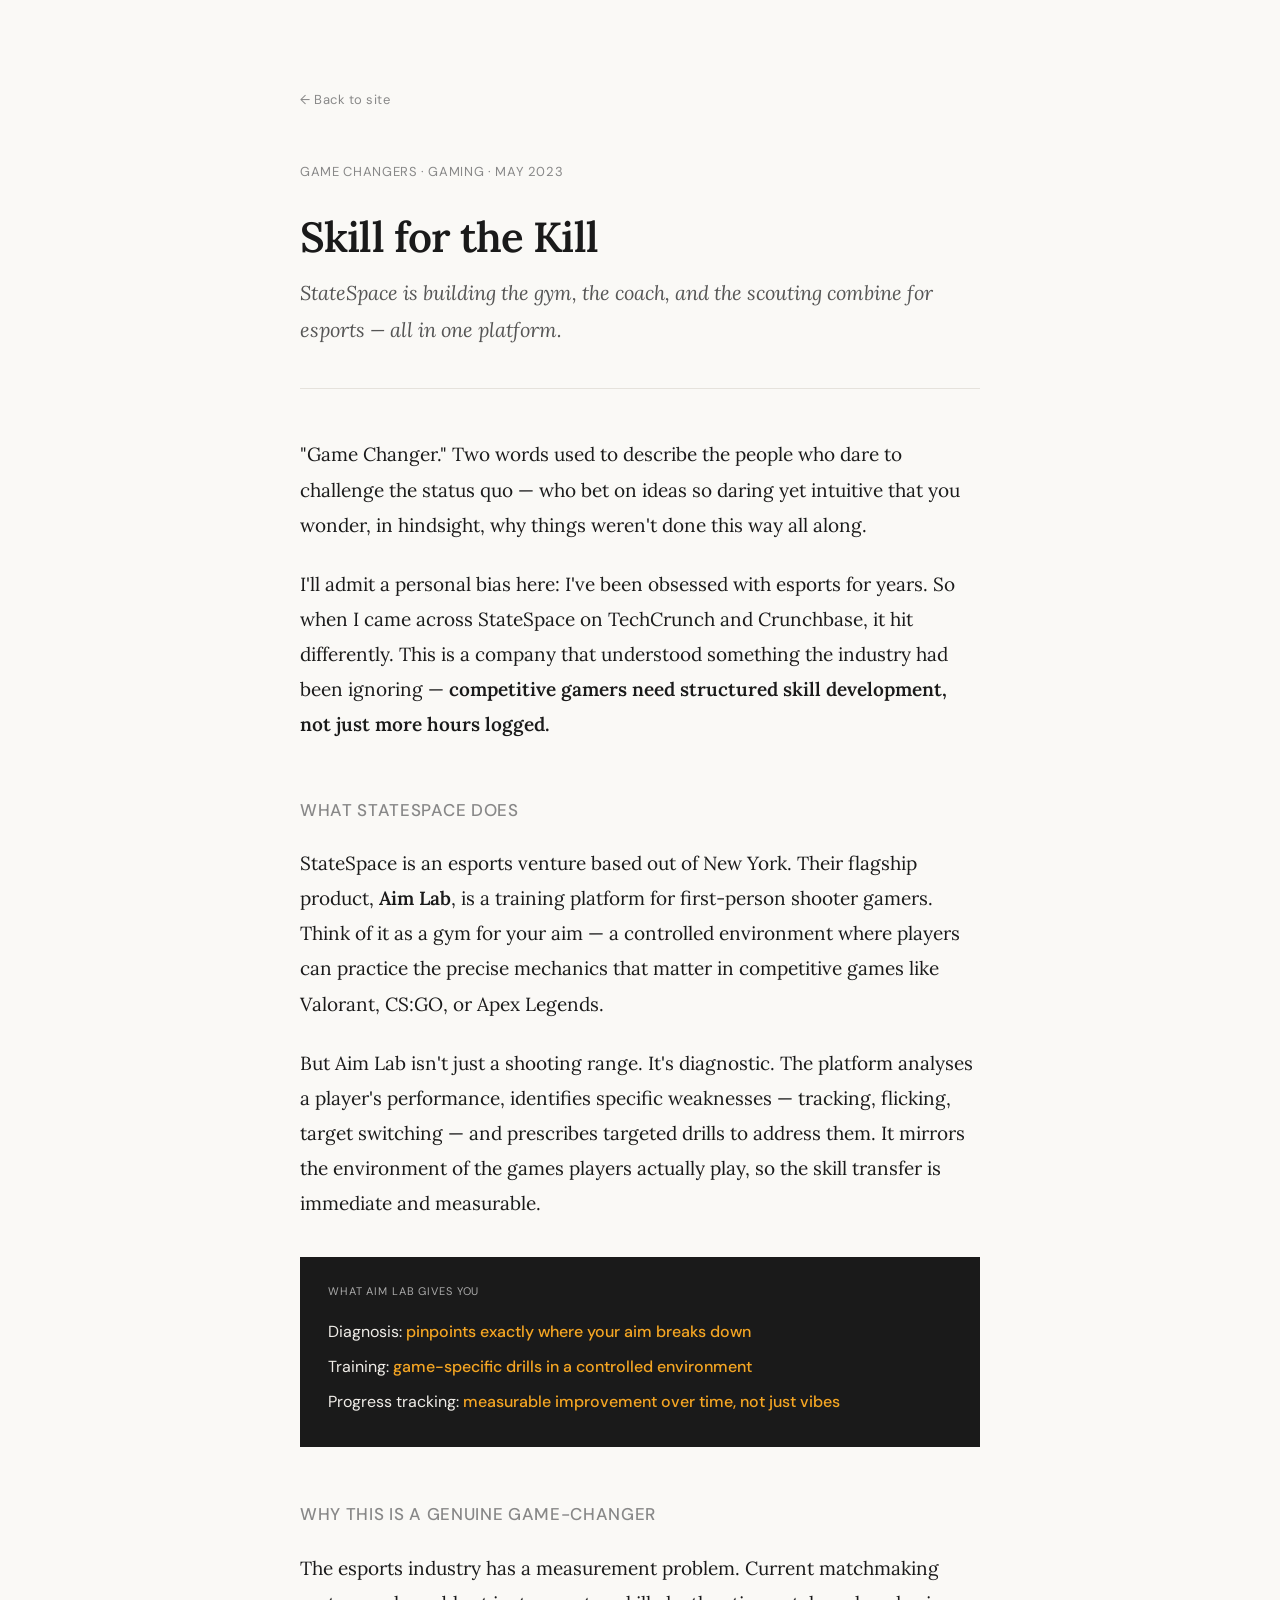
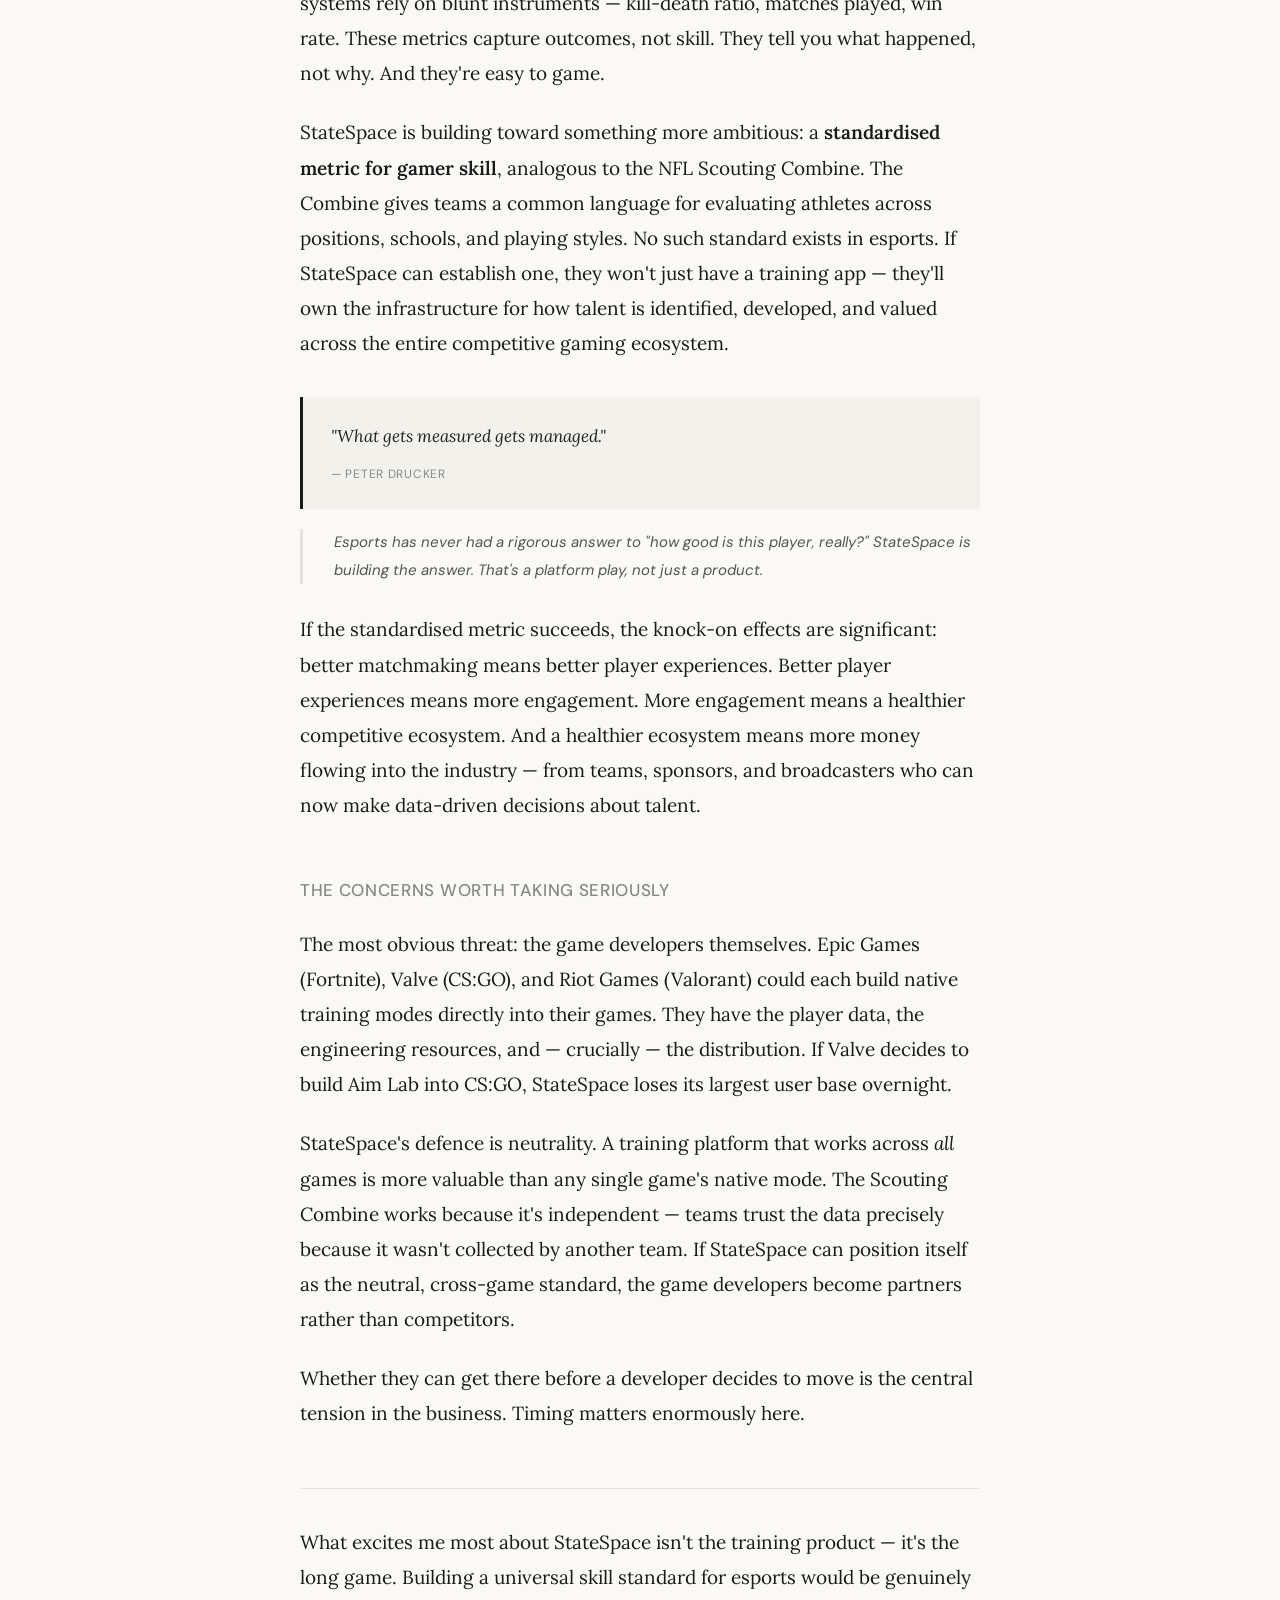
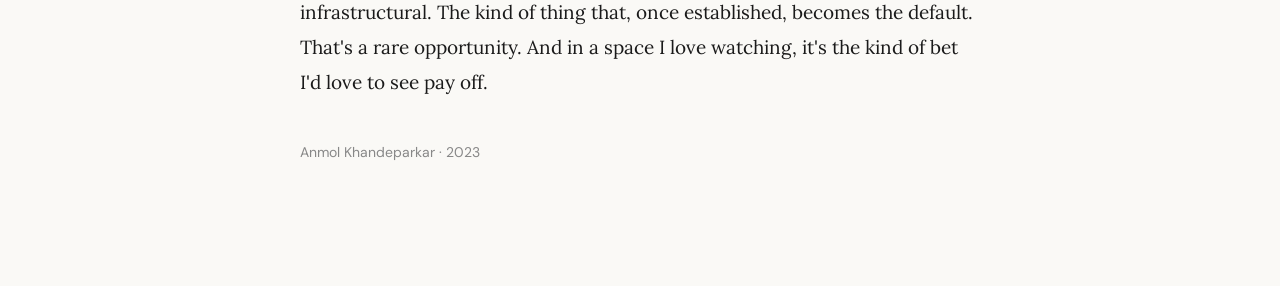
<file: files/game-changer-skill-for-the-kill.html>
<!DOCTYPE html>
<html lang="en">
<head>
<meta charset="UTF-8">
<meta name="viewport" content="width=device-width, initial-scale=1.0">
<title>Game Changer: Skill for the Kill — Anmol Khandeparkar</title>
<link href="https://fonts.googleapis.com/css2?family=Lora:ital,wght@0,400;0,600;1,400&family=DM+Sans:wght@400;500&display=swap" rel="stylesheet">
<style>
  * { margin: 0; padding: 0; box-sizing: border-box; }
  body {
    background: #faf9f6;
    color: #1a1a1a;
    font-family: 'Lora', Georgia, serif;
    font-size: 19px;
    line-height: 1.85;
    padding: 80px 24px 120px;
  }
  article { max-width: 680px; margin: 0 auto; }
  .back {
    font-family: 'DM Sans', sans-serif;
    font-size: 13px;
    color: #888;
    text-decoration: none;
    display: inline-flex;
    align-items: center;
    gap: 6px;
    margin-bottom: 48px;
    letter-spacing: 0.04em;
    transition: color 0.2s;
  }
  .back:hover { color: #1a1a1a; }
  .meta {
    font-family: 'DM Sans', sans-serif;
    font-size: 13px;
    color: #888;
    letter-spacing: 0.05em;
    text-transform: uppercase;
    margin-bottom: 28px;
  }
  h1 {
    font-size: 42px;
    font-weight: 600;
    line-height: 1.2;
    letter-spacing: -0.02em;
    margin-bottom: 12px;
  }
  .subtitle {
    font-size: 20px;
    color: #555;
    font-style: italic;
    margin-bottom: 48px;
    border-bottom: 1px solid #e5e2dc;
    padding-bottom: 40px;
  }
  h2 {
    font-family: 'DM Sans', sans-serif;
    font-size: 17px;
    font-weight: 500;
    letter-spacing: 0.04em;
    text-transform: uppercase;
    color: #888;
    margin: 52px 0 20px;
  }
  p { margin-bottom: 24px; }
  p:last-child { margin-bottom: 0; }
  blockquote {
    margin: 36px 0;
    padding: 24px 28px;
    border-left: 3px solid #1a1a1a;
    background: #f3f1ec;
  }
  blockquote p {
    font-size: 17px;
    font-style: italic;
    color: #222;
    margin-bottom: 10px;
  }
  blockquote .attribution {
    font-family: 'DM Sans', sans-serif;
    font-size: 12px;
    color: #888;
    text-transform: uppercase;
    letter-spacing: 0.06em;
    font-style: normal;
  }
  .reaction {
    font-family: 'DM Sans', sans-serif;
    font-size: 15px;
    color: #555;
    font-style: italic;
    margin-top: -16px;
    margin-bottom: 28px;
    padding-left: 31px;
    border-left: 3px solid #e5e2dc;
  }
  .fact-box {
    background: #1a1a1a;
    color: #f0ede8;
    padding: 24px 28px;
    margin: 36px 0;
    font-family: 'DM Sans', sans-serif;
  }
  .fact-box .label {
    font-size: 11px;
    letter-spacing: 0.08em;
    text-transform: uppercase;
    color: #aaa;
    margin-bottom: 16px;
  }
  .fact-box .fact {
    font-size: 16px;
    line-height: 1.7;
    margin-bottom: 8px;
  }
  .fact-box .fact span { color: #f5a623; font-weight: 500; }
  .closing {
    margin-top: 56px;
    padding-top: 36px;
    border-top: 1px solid #e5e2dc;
  }
  .byline {
    font-family: 'DM Sans', sans-serif;
    font-size: 14px;
    color: #888;
    margin-top: 40px;
  }
  strong { font-weight: 600; }
  em { font-style: italic; }
</style>
</head>
<body>
<article>

  <a href="index.html" class="back">← Back to site</a>

  <div class="meta">Game Changers · Gaming · May 2023</div>
  <h1>Skill for the Kill</h1>
  <p class="subtitle">StateSpace is building the gym, the coach, and the scouting combine for esports — all in one platform.</p>

  <p>
    "Game Changer." Two words used to describe the people who dare to challenge the status quo — who bet on ideas so daring yet intuitive that you wonder, in hindsight, why things weren't done this way all along.
  </p>
  <p>
    I'll admit a personal bias here: I've been obsessed with esports for years. So when I came across StateSpace on TechCrunch and Crunchbase, it hit differently. This is a company that understood something the industry had been ignoring — <strong>competitive gamers need structured skill development, not just more hours logged.</strong>
  </p>

  <h2>What StateSpace does</h2>

  <p>
    StateSpace is an esports venture based out of New York. Their flagship product, <strong>Aim Lab</strong>, is a training platform for first-person shooter gamers. Think of it as a gym for your aim — a controlled environment where players can practice the precise mechanics that matter in competitive games like Valorant, CS:GO, or Apex Legends.
  </p>
  <p>
    But Aim Lab isn't just a shooting range. It's diagnostic. The platform analyses a player's performance, identifies specific weaknesses — tracking, flicking, target switching — and prescribes targeted drills to address them. It mirrors the environment of the games players actually play, so the skill transfer is immediate and measurable.
  </p>

  <div class="fact-box">
    <div class="label">What Aim Lab gives you</div>
    <div class="fact">Diagnosis: <span>pinpoints exactly where your aim breaks down</span></div>
    <div class="fact">Training: <span>game-specific drills in a controlled environment</span></div>
    <div class="fact">Progress tracking: <span>measurable improvement over time, not just vibes</span></div>
  </div>

  <h2>Why this is a genuine game-changer</h2>

  <p>
    The esports industry has a measurement problem. Current matchmaking systems rely on blunt instruments — kill-death ratio, matches played, win rate. These metrics capture outcomes, not skill. They tell you what happened, not why. And they're easy to game.
  </p>
  <p>
    StateSpace is building toward something more ambitious: a <strong>standardised metric for gamer skill</strong>, analogous to the NFL Scouting Combine. The Combine gives teams a common language for evaluating athletes across positions, schools, and playing styles. No such standard exists in esports. If StateSpace can establish one, they won't just have a training app — they'll own the infrastructure for how talent is identified, developed, and valued across the entire competitive gaming ecosystem.
  </p>

  <blockquote>
    <p>"What gets measured gets managed."</p>
    <div class="attribution">— Peter Drucker</div>
  </blockquote>
  <div class="reaction">Esports has never had a rigorous answer to "how good is this player, really?" StateSpace is building the answer. That's a platform play, not just a product.</div>

  <p>
    If the standardised metric succeeds, the knock-on effects are significant: better matchmaking means better player experiences. Better player experiences means more engagement. More engagement means a healthier competitive ecosystem. And a healthier ecosystem means more money flowing into the industry — from teams, sponsors, and broadcasters who can now make data-driven decisions about talent.
  </p>

  <h2>The concerns worth taking seriously</h2>

  <p>
    The most obvious threat: the game developers themselves. Epic Games (Fortnite), Valve (CS:GO), and Riot Games (Valorant) could each build native training modes directly into their games. They have the player data, the engineering resources, and — crucially — the distribution. If Valve decides to build Aim Lab into CS:GO, StateSpace loses its largest user base overnight.
  </p>
  <p>
    StateSpace's defence is neutrality. A training platform that works across <em>all</em> games is more valuable than any single game's native mode. The Scouting Combine works because it's independent — teams trust the data precisely because it wasn't collected by another team. If StateSpace can position itself as the neutral, cross-game standard, the game developers become partners rather than competitors.
  </p>
  <p>
    Whether they can get there before a developer decides to move is the central tension in the business. Timing matters enormously here.
  </p>

  <p class="closing">
    What excites me most about StateSpace isn't the training product — it's the long game. Building a universal skill standard for esports would be genuinely infrastructural. The kind of thing that, once established, becomes the default. That's a rare opportunity. And in a space I love watching, it's the kind of bet I'd love to see pay off.
  </p>

  <div class="byline">Anmol Khandeparkar · 2023</div>

</article>
</body>
</html>
</file>
